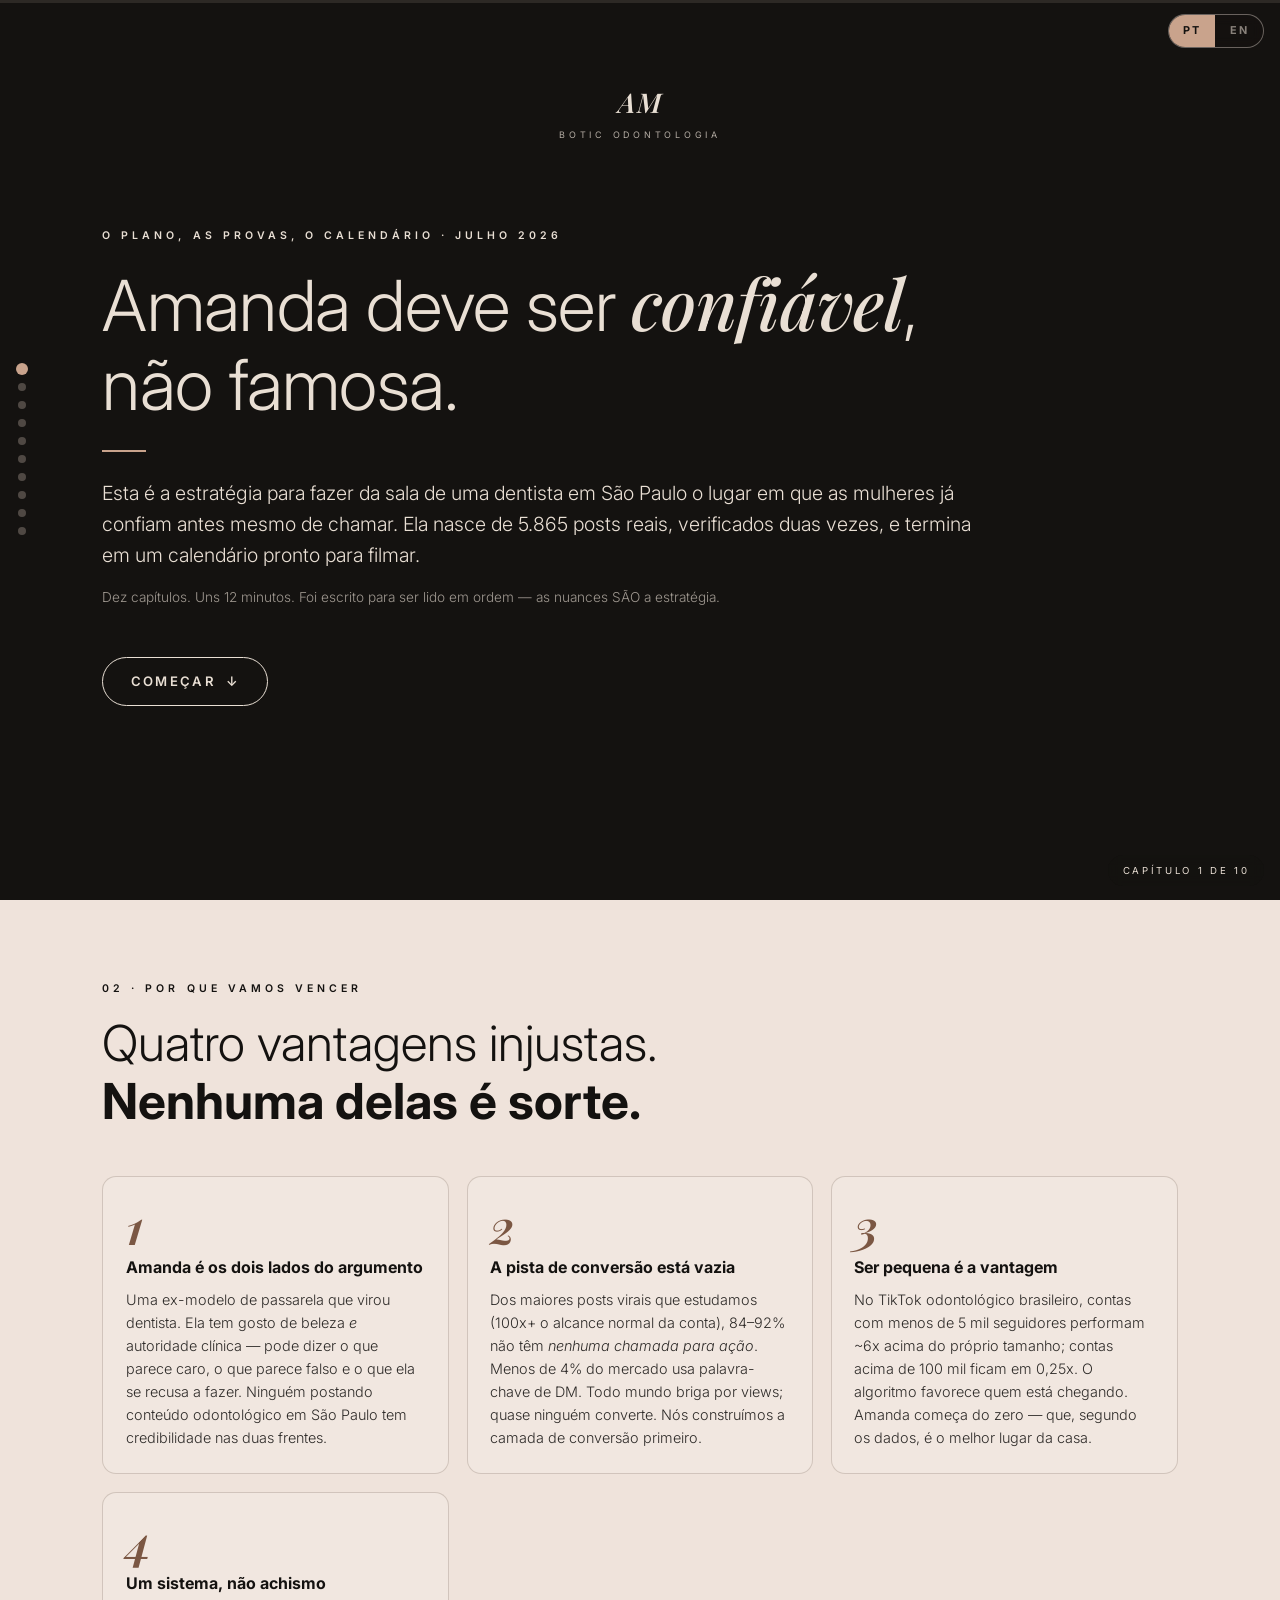
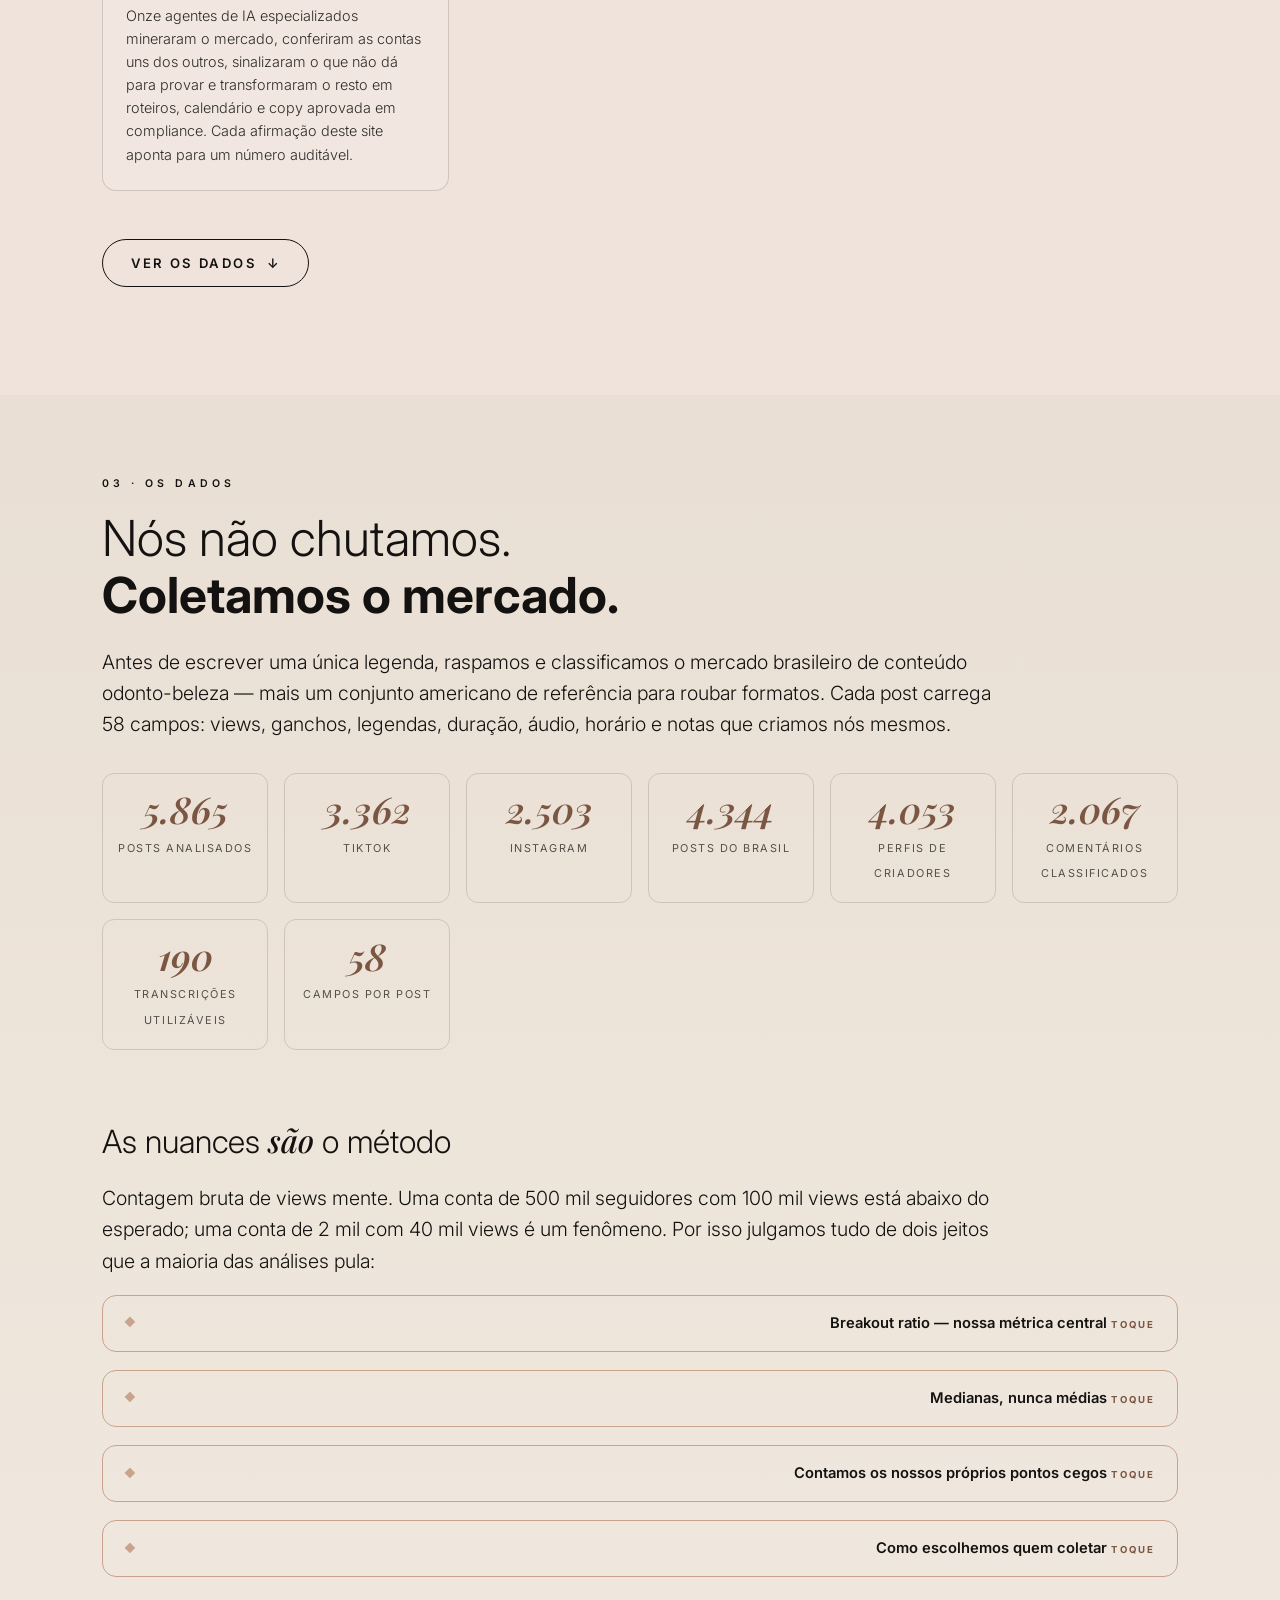
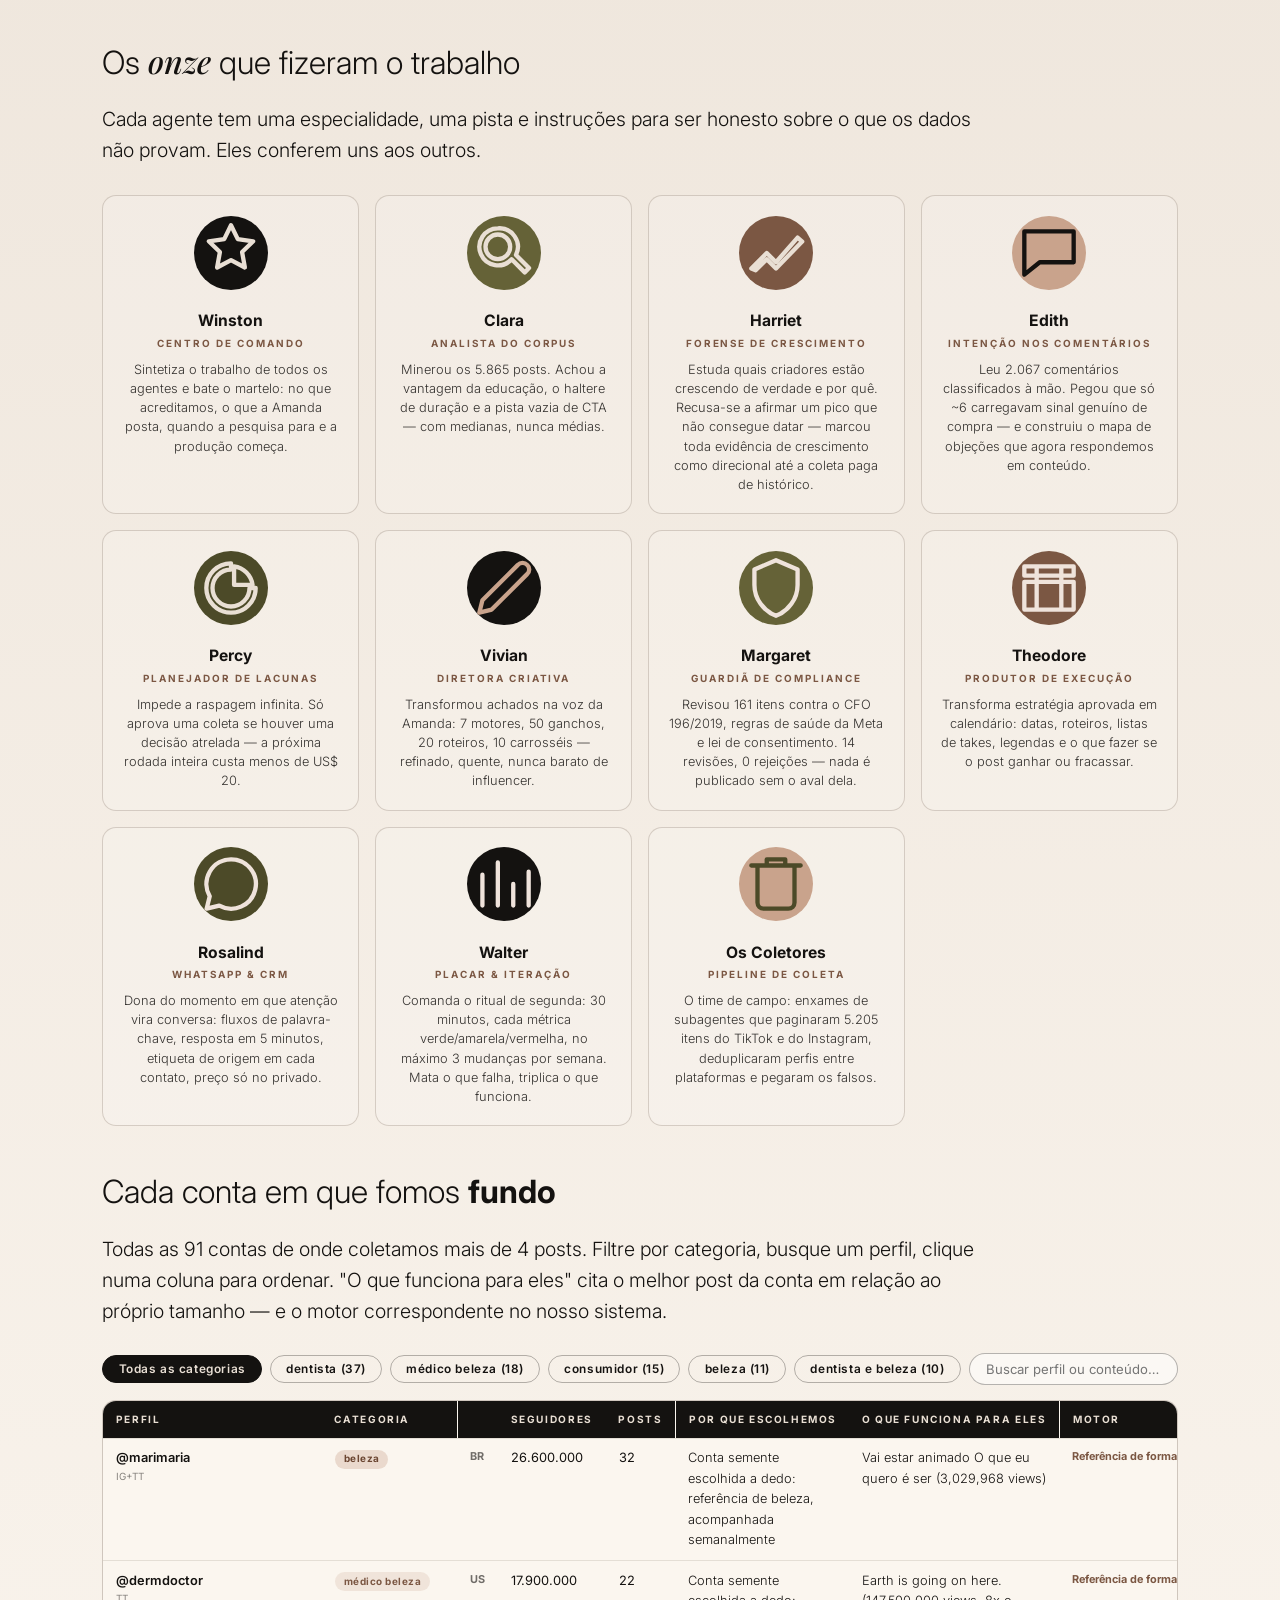
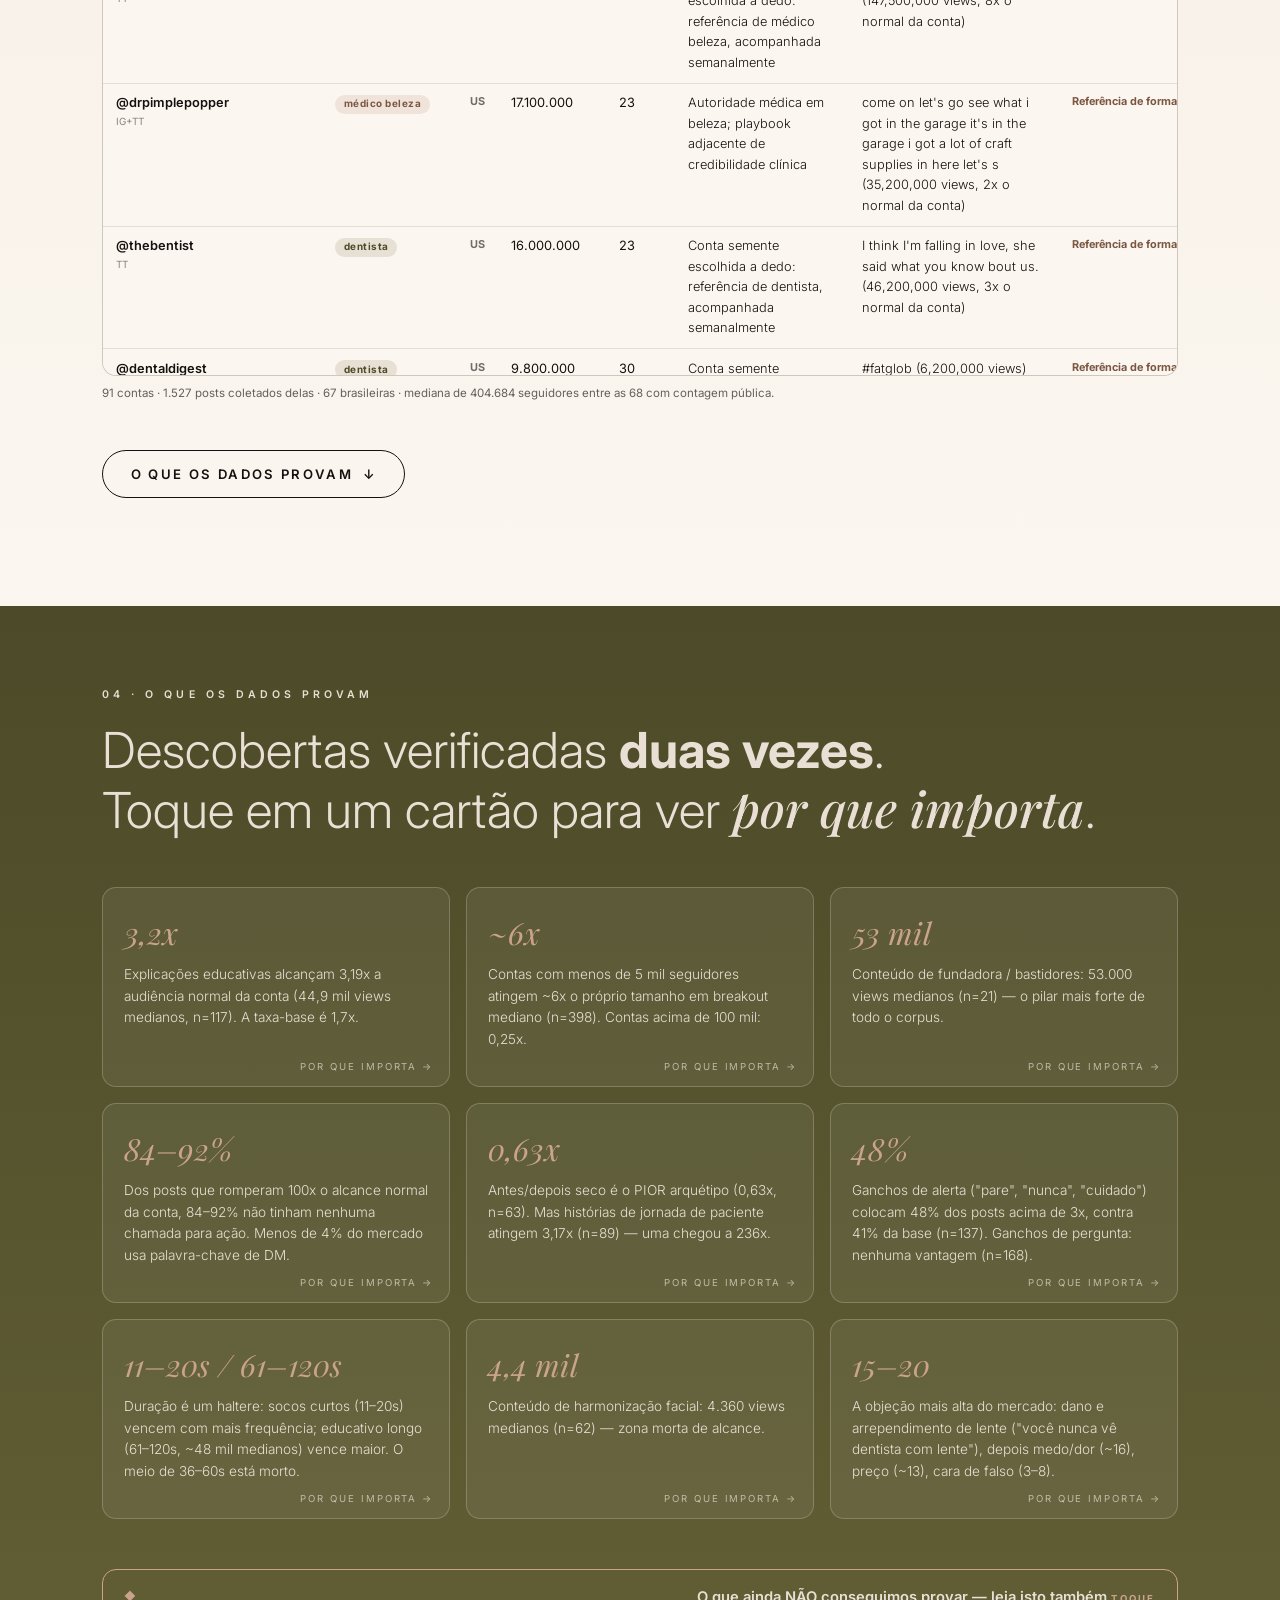
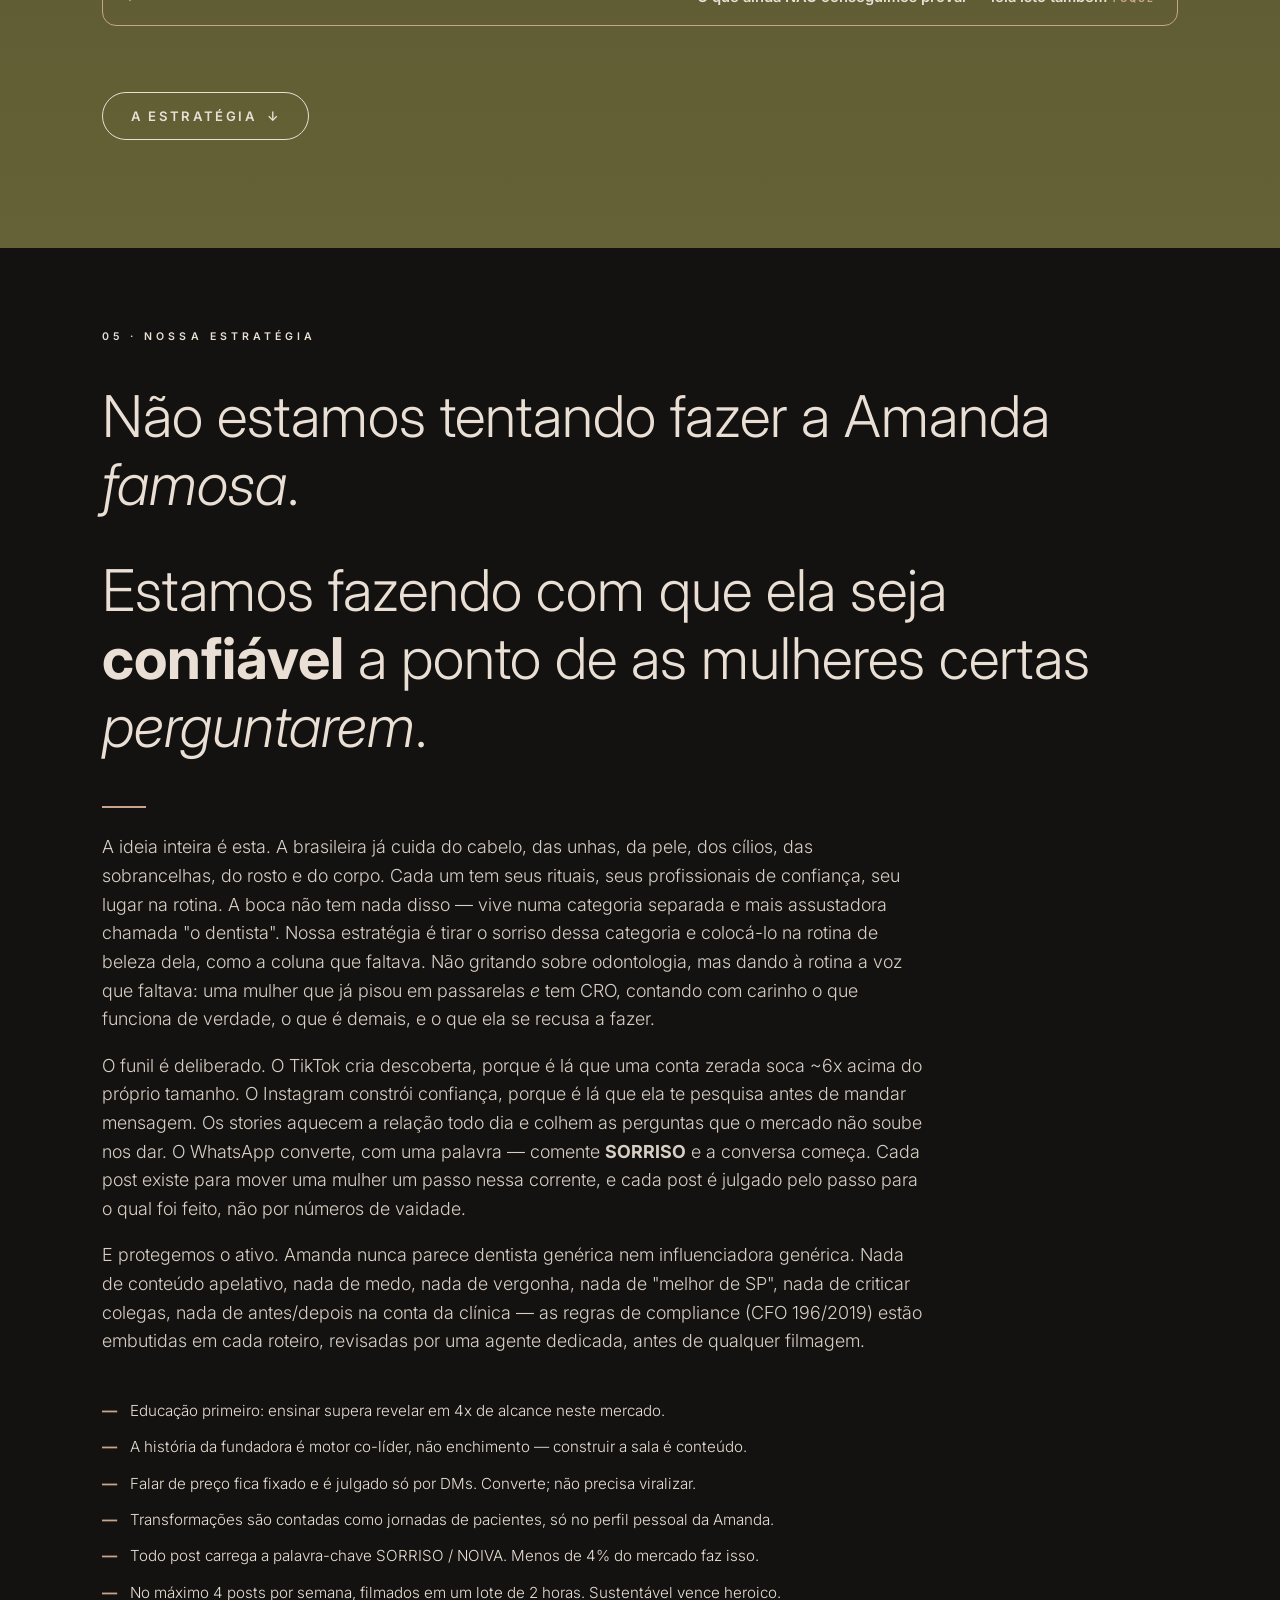
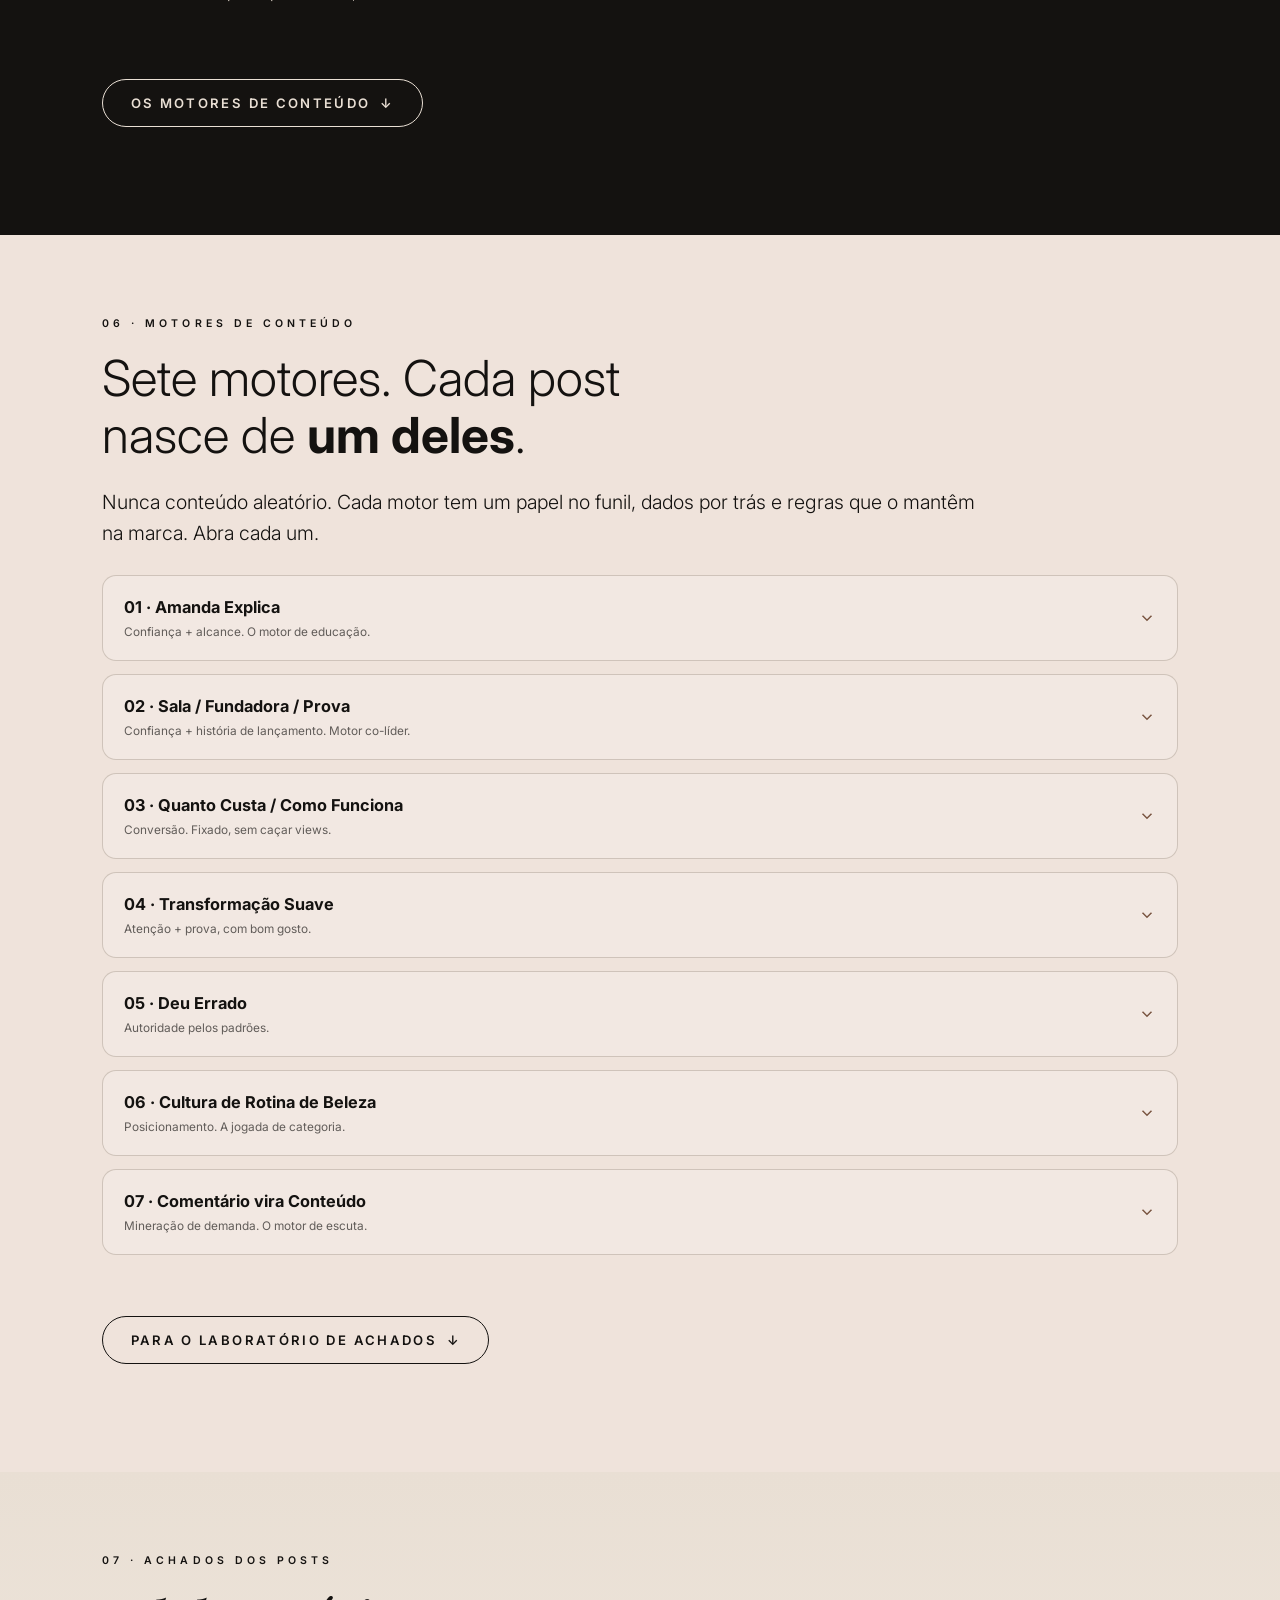
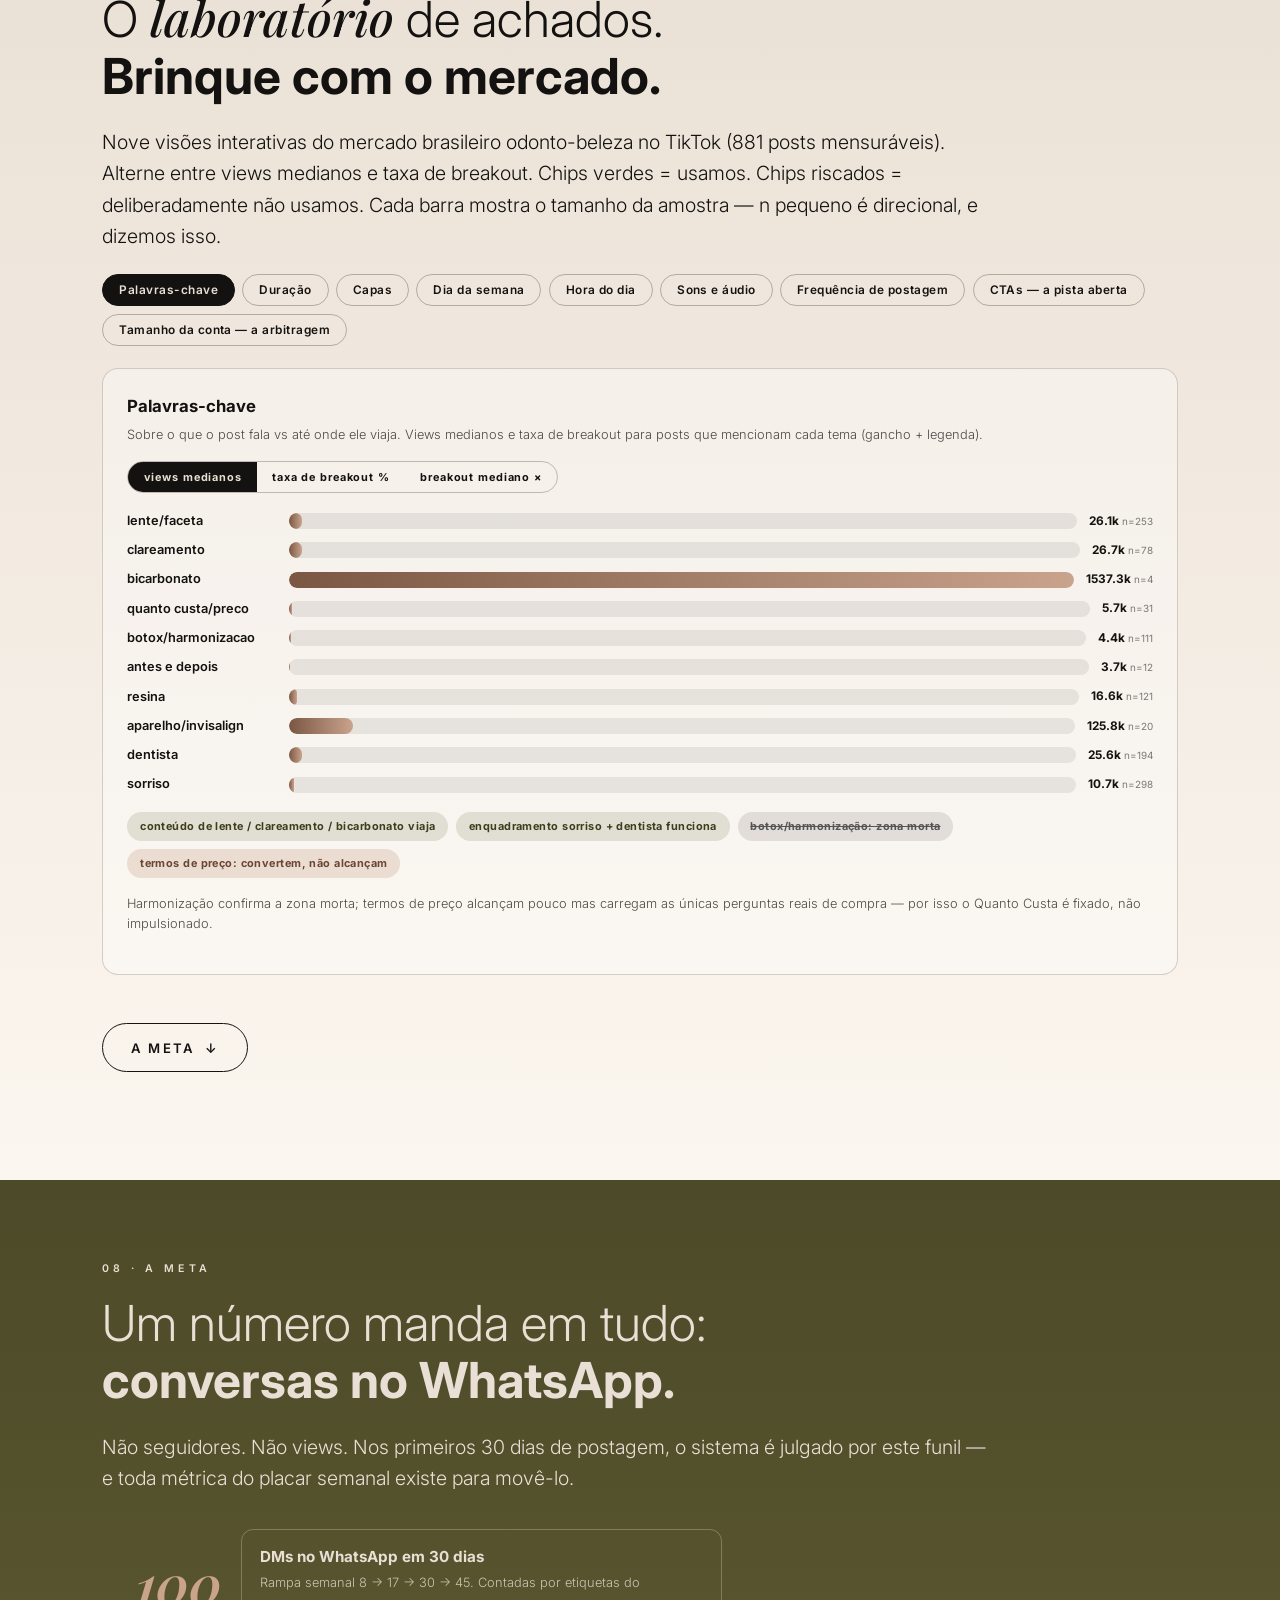
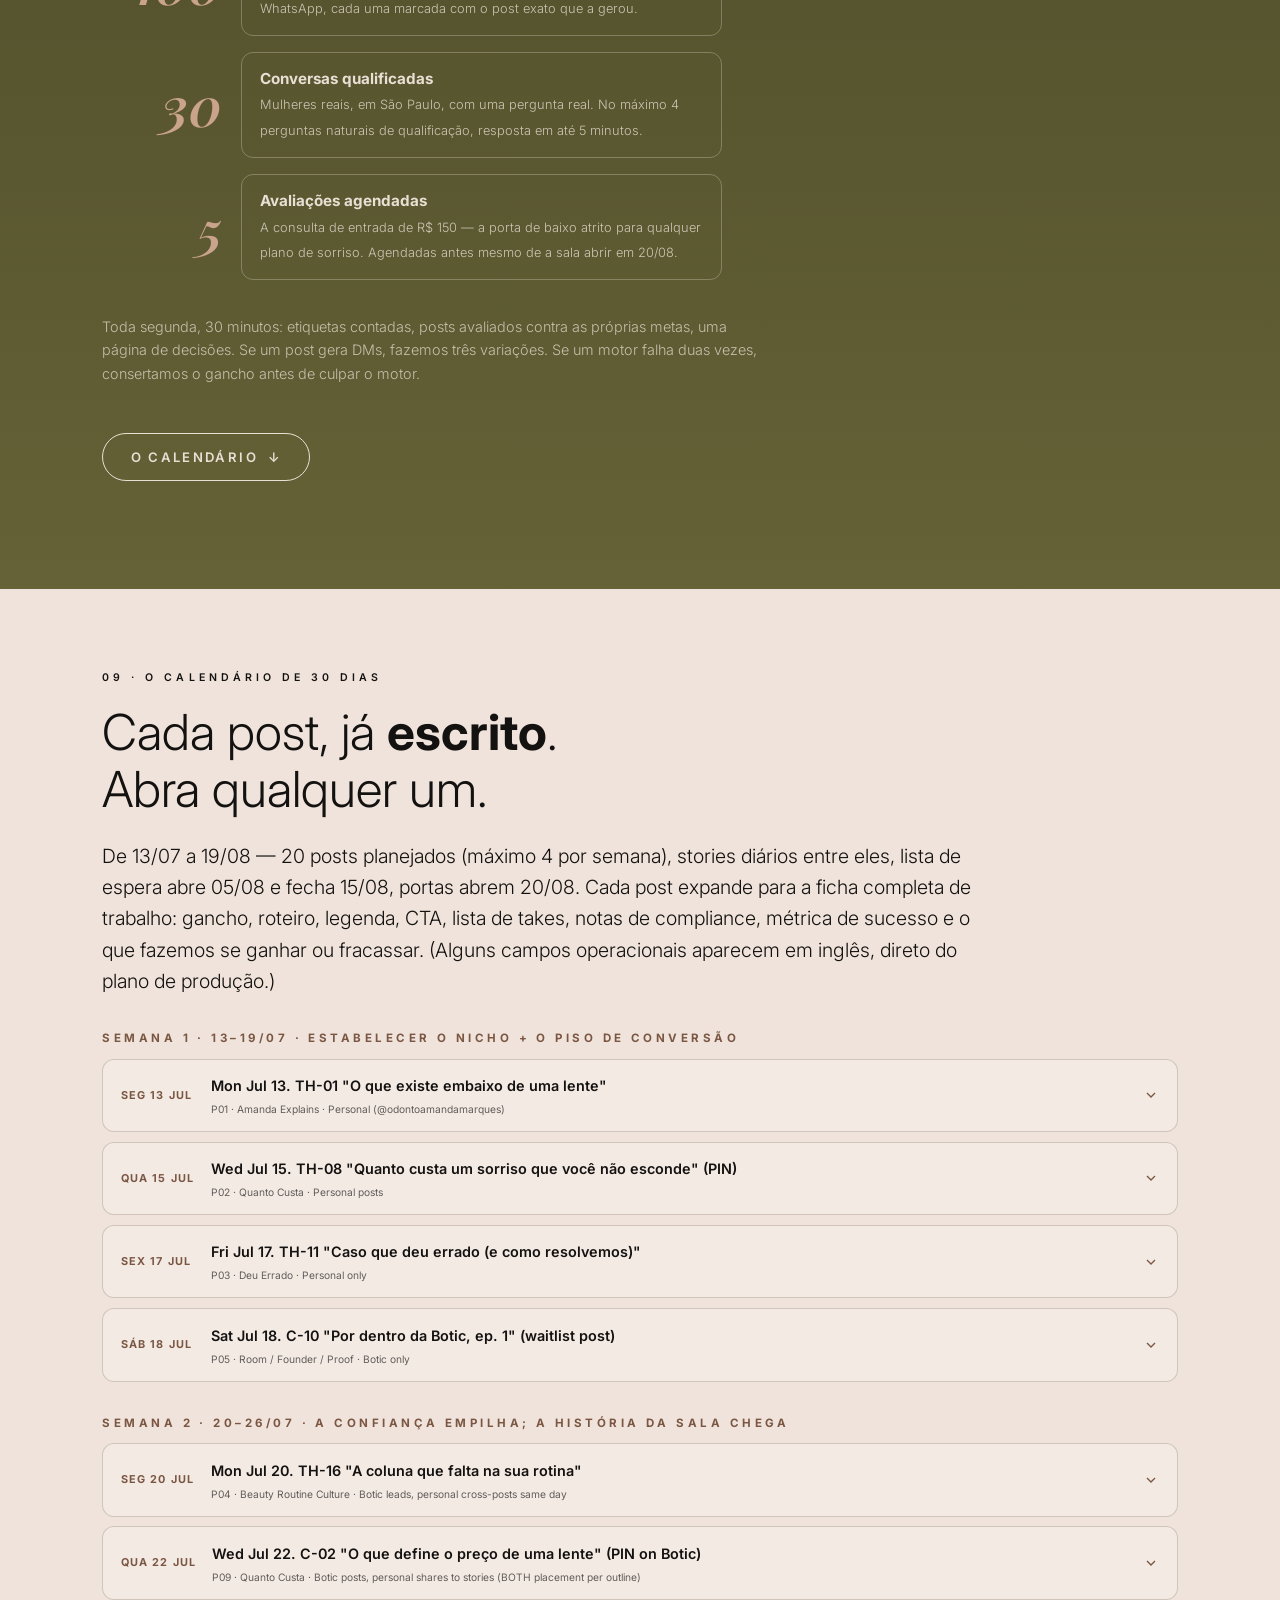
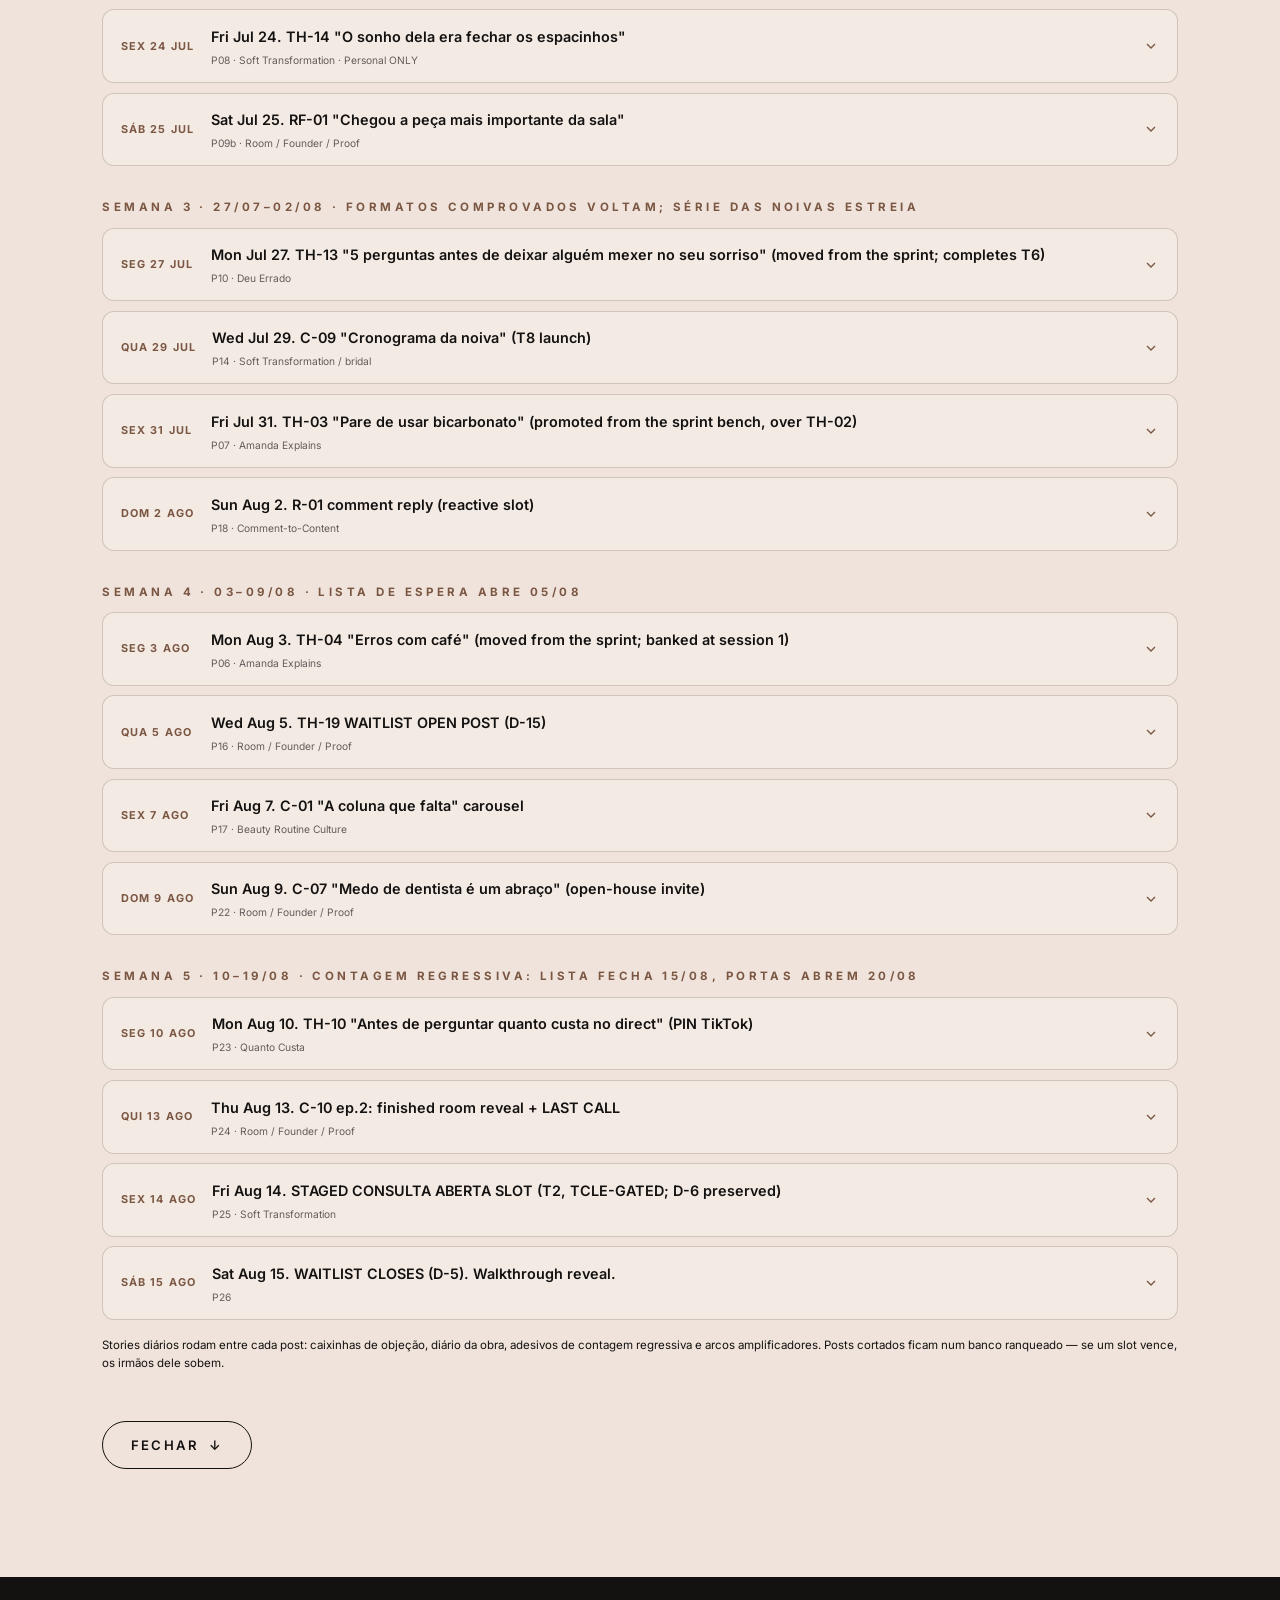
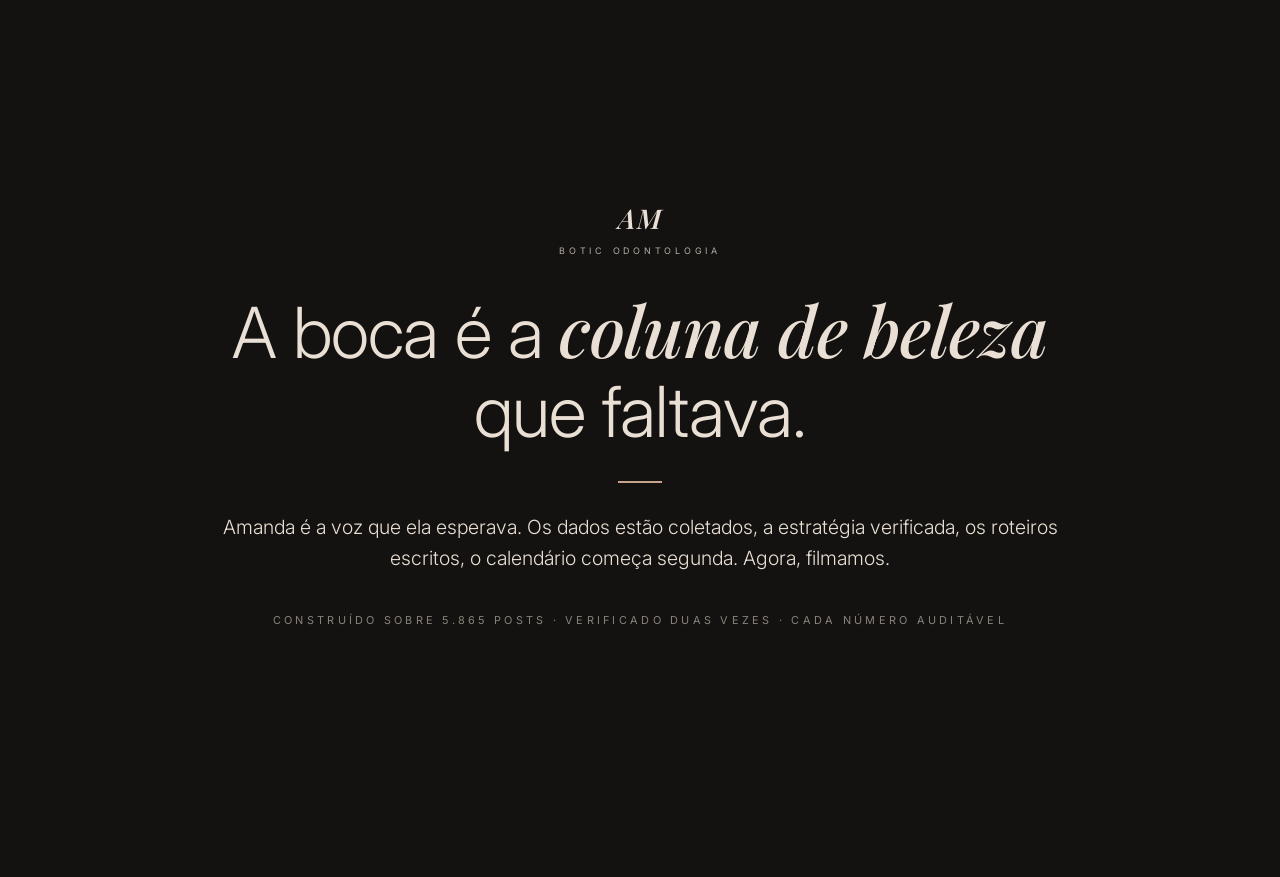
<file: index.html>
<!DOCTYPE html>
<html lang="pt-BR">
<head>
<meta charset="UTF-8">
<meta name="viewport" content="width=device-width, initial-scale=1.0">
<title>Amanda deve ser confiável — a estratégia social da Botic</title>
<link rel="preconnect" href="https://fonts.googleapis.com">
<link href="https://fonts.googleapis.com/css2?family=Inter:wght@300;400;600;700&family=Playfair+Display:ital,wght@0,500;1,500;1,600&display=swap" rel="stylesheet">
<style>
:root{
  --nude:#EFE3DB; --olive:#656237; --olive-deep:#4C4A28; --cream:#E9DFD4; --cream-hi:#FBF6EF;
  --esp:#141210; --ink:#141210; --rose:#C9A38C; --brown:#7B5743;
  --sans:'Inter',-apple-system,system-ui,sans-serif; --serif:'Playfair Display',Georgia,serif;
}
*{margin:0;padding:0;box-sizing:border-box}
html{scroll-behavior:smooth}
body{font-family:var(--sans);color:var(--esp);background:var(--esp);line-height:1.6;-webkit-font-smoothing:antialiased}
.chapter{min-height:100vh;padding:9vh 8% 12vh;position:relative;display:flex;flex-direction:column;justify-content:center}
.g-esp{background:var(--esp);color:var(--cream)}
.g-nude{background:var(--nude);color:var(--esp)}
.g-cream{background:linear-gradient(180deg,var(--cream) 0%,var(--cream-hi) 100%);color:var(--esp)}
.g-olive{background:linear-gradient(180deg,var(--olive-deep) 0%,var(--olive) 100%);color:var(--cream)}
.mono{font-family:var(--serif);font-style:italic;font-weight:600;letter-spacing:.02em;text-align:center;font-size:1.7rem;opacity:.92}
.mono small{display:block;font-family:var(--sans);font-style:normal;font-weight:400;font-size:.56rem;letter-spacing:.42em;text-transform:uppercase;margin-top:.2rem;opacity:.75}
.eyebrow{font-size:.66rem;letter-spacing:.38em;text-transform:uppercase;font-weight:600;opacity:.62;margin-bottom:1.1rem}
h1{font-weight:300;font-size:clamp(2.1rem,6.2vw,4.4rem);line-height:1.12;letter-spacing:-.01em}
h2{font-weight:300;font-size:clamp(1.7rem,4.6vw,3.1rem);line-height:1.15;margin-bottom:1.4rem}
h1 b,h2 b{font-weight:700}
h1 i,h2 i,.si{font-family:var(--serif);font-style:italic;font-weight:500}
.lead{font-size:clamp(1rem,2.1vw,1.22rem);font-weight:300;max-width:46em;opacity:.9}
.hr{width:44px;height:2px;background:var(--rose);border:none;margin:1.6rem 0}
.rv{opacity:0;transform:translateY(26px);transition:opacity .8s ease,transform .8s ease}
.rv.on{opacity:1;transform:none}
.cont{display:inline-flex;align-items:center;gap:.6rem;margin-top:3rem;padding:.95rem 1.7rem;border-radius:999px;border:1px solid currentColor;background:transparent;color:inherit;font-family:var(--sans);font-size:.82rem;letter-spacing:.18em;text-transform:uppercase;font-weight:600;cursor:pointer;transition:all .25s}
.cont:hover{background:var(--rose);border-color:var(--rose);color:var(--esp)}
.cont span{transition:transform .25s}.cont:hover span{transform:translateY(3px)}
.rail{position:fixed;left:18px;top:50%;transform:translateY(-50%);z-index:50;display:flex;flex-direction:column;gap:10px}
.rail a{width:8px;height:8px;border-radius:50%;background:rgba(150,140,130,.45);display:block;transition:all .3s}
.rail a.act{background:var(--rose);transform:scale(1.5)}
.topbar{position:fixed;top:0;left:0;right:0;height:3px;z-index:60;background:rgba(120,110,100,.25)}
.topbar i{display:block;height:100%;width:0;background:var(--rose);transition:width .2s}
.chiplabel{position:fixed;bottom:14px;right:16px;z-index:50;font-size:.6rem;letter-spacing:.28em;text-transform:uppercase;padding:.5rem .9rem;border-radius:999px;background:rgba(20,18,16,.78);color:var(--cream);backdrop-filter:blur(6px)}
.langsw{position:fixed;top:14px;right:16px;z-index:70;display:flex;border:1px solid rgba(233,223,212,.4);border-radius:999px;overflow:hidden;backdrop-filter:blur(6px);background:rgba(20,18,16,.55)}
.langsw button{all:unset;padding:.45rem .9rem;font-family:var(--sans);font-size:.68rem;font-weight:700;letter-spacing:.18em;color:var(--cream);cursor:pointer;opacity:.55}
.langsw button.on{opacity:1;background:var(--rose);color:var(--esp)}
.grid{display:grid;gap:1.1rem}
.cards2{grid-template-columns:repeat(auto-fit,minmax(min(100%,300px),1fr))}
.card{border:1px solid rgba(125,110,95,.28);border-radius:14px;padding:1.5rem 1.4rem;background:rgba(255,255,255,.14)}
.g-esp .card,.g-olive .card{background:rgba(255,255,255,.05);border-color:rgba(233,223,212,.22)}
.card h3{font-weight:700;font-size:1rem;margin-bottom:.5rem}
.card p{font-size:.9rem;font-weight:300;opacity:.88}
.knum{font-family:var(--serif);font-style:italic;font-weight:600;font-size:clamp(2rem,4.5vw,3rem);line-height:1;display:block;margin-bottom:.35rem;color:var(--brown)}
.g-esp .knum,.g-olive .knum{color:var(--rose)}
.statgrid{display:grid;grid-template-columns:repeat(auto-fit,minmax(140px,1fr));gap:1rem;margin:2rem 0}
.stat{text-align:center;padding:1.1rem .5rem;border:1px solid rgba(125,110,95,.25);border-radius:12px}
.stat .knum{font-size:clamp(1.5rem,3.4vw,2.3rem)}
.stat .lb{font-size:.68rem;letter-spacing:.14em;text-transform:uppercase;opacity:.7}
.nuance{border:1.5px solid var(--rose);border-radius:14px;margin:1.1rem 0;overflow:hidden}
.nuance>button{all:unset;display:flex;justify-content:space-between;align-items:center;width:100%;padding:1rem 1.3rem;cursor:pointer;font-weight:600;font-size:.92rem;box-sizing:border-box}
.nuance>button::before{content:"◆";color:var(--rose);margin-right:.7rem;font-size:.7rem}
.nuance .tag{font-size:.6rem;letter-spacing:.24em;text-transform:uppercase;color:var(--brown);font-weight:700}
.g-esp .nuance .tag,.g-olive .nuance .tag{color:var(--rose)}
.nuance .bd{max-height:0;overflow:hidden;transition:max-height .5s ease;padding:0 1.3rem}
.nuance.open .bd{max-height:680px;padding:0 1.3rem 1.2rem}
.nuance .bd p{font-size:.9rem;font-weight:300;opacity:.9;margin-bottom:.6rem}
.agents{display:grid;grid-template-columns:repeat(auto-fill,minmax(min(100%,215px),1fr));gap:1rem;margin-top:1.8rem}
.agent{border:1px solid rgba(125,110,95,.28);border-radius:14px;padding:1.2rem;text-align:center;background:rgba(255,255,255,.16);transition:transform .25s}
.agent:hover{transform:translateY(-4px)}
.agent .av{width:74px;height:74px;margin:0 auto .7rem}
.agent h4{font-size:.98rem;font-weight:700}
.agent .role{font-size:.62rem;letter-spacing:.2em;text-transform:uppercase;color:var(--brown);font-weight:700;margin:.15rem 0 .5rem}
.agent p{font-size:.8rem;font-weight:300;opacity:.85;line-height:1.5}
.tablewrap{margin-top:1.6rem}
.tcontrols{display:flex;flex-wrap:wrap;gap:.5rem;margin-bottom:.9rem;align-items:center}
.fchip{border:1px solid rgba(20,18,16,.3);background:transparent;border-radius:999px;padding:.4rem .95rem;font-size:.74rem;font-weight:600;cursor:pointer;letter-spacing:.05em;color:inherit;font-family:var(--sans)}
.fchip.on{background:var(--esp);color:var(--cream);border-color:var(--esp)}
#asearch{flex:1;min-width:150px;border:1px solid rgba(20,18,16,.3);border-radius:999px;padding:.45rem 1rem;font-family:var(--sans);font-size:.82rem;background:rgba(255,255,255,.5);color:inherit}
.tscroll{max-height:64vh;overflow:auto;border:1px solid rgba(125,110,95,.35);border-radius:14px;background:var(--cream-hi)}
table{border-collapse:collapse;width:100%;font-size:.8rem;min-width:880px}
thead th{position:sticky;top:0;background:var(--esp);color:var(--cream);text-align:left;padding:.65rem .8rem;font-size:.63rem;letter-spacing:.16em;text-transform:uppercase;cursor:pointer;white-space:nowrap;z-index:2}
tbody td{padding:.6rem .8rem;border-top:1px solid rgba(125,110,95,.18);vertical-align:top}
tbody tr:hover{background:rgba(201,163,140,.12)}
td.hcell{font-weight:600;white-space:nowrap}
.bchip{display:inline-block;padding:.1rem .55rem;border-radius:999px;font-size:.62rem;font-weight:700;letter-spacing:.05em;background:rgba(101,98,55,.14);color:#4C4A28;white-space:nowrap}
.bchip.doctor{background:rgba(201,163,140,.22);color:#7B5743}
.bchip.beauty{background:rgba(201,163,140,.35);color:#6b4632}
.bchip.consumer{background:rgba(20,18,16,.08);color:#444}
.engc{font-size:.68rem;font-weight:700;color:var(--brown);white-space:nowrap}
.tmeta{font-size:.72rem;opacity:.65;margin-top:.5rem}
.proofgrid{display:grid;grid-template-columns:repeat(auto-fit,minmax(min(100%,265px),1fr));gap:1rem;margin-top:1.6rem}
.proof{perspective:900px;cursor:pointer;min-height:200px}
.proof .in{position:relative;width:100%;height:100%;min-height:200px;transform-style:preserve-3d;transition:transform .6s}
.proof.fl .in{transform:rotateY(180deg)}
.pf,.pb{position:absolute;inset:0;backface-visibility:hidden;border-radius:14px;padding:1.3rem;border:1px solid rgba(233,223,212,.25)}
.pf{background:rgba(255,255,255,.06)}
.pb{background:var(--rose);color:var(--esp);transform:rotateY(180deg)}
.pf .kn{font-family:var(--serif);font-style:italic;font-size:1.9rem;color:var(--rose)}
.pf p,.pb p{font-size:.85rem;font-weight:300;margin-top:.4rem}
.pb p{font-weight:400}
.pf .flip,.pb .flip{position:absolute;bottom:.7rem;right:1rem;font-size:.6rem;letter-spacing:.2em;text-transform:uppercase;opacity:.7}
.bigline{font-weight:300;font-size:clamp(1.9rem,5.4vw,3.6rem);line-height:1.18;margin:1.2rem 0}
.story p{font-size:clamp(.98rem,1.9vw,1.12rem);font-weight:300;max-width:46em;margin-bottom:1.1rem;opacity:.92}
.blist{margin:1.6rem 0;display:grid;gap:.75rem;max-width:46em}
.blist div{display:flex;gap:.8rem;font-size:.95rem;font-weight:300}
.blist div::before{content:"—";color:var(--rose);font-weight:700;flex-shrink:0}
.acc{border:1px solid rgba(125,110,95,.3);border-radius:14px;margin-bottom:.8rem;overflow:hidden;background:rgba(255,255,255,.2)}
.acc>button{all:unset;box-sizing:border-box;display:flex;justify-content:space-between;align-items:center;gap:1rem;width:100%;padding:1.15rem 1.3rem;cursor:pointer}
.acc>button h3{font-size:1.02rem;font-weight:700}
.acc>button .sub{font-size:.74rem;opacity:.65;font-weight:400;display:block;margin-top:.15rem}
.acc .chev{transition:transform .35s;color:var(--brown);flex-shrink:0}
.acc.open .chev{transform:rotate(180deg)}
.acc .bd{max-height:0;overflow:hidden;transition:max-height .55s ease}
.acc.open .bd{max-height:1400px}
.acc .bdin{padding:.2rem 1.3rem 1.3rem;font-size:.88rem;font-weight:300}
.acc .bdin h5{font-size:.62rem;letter-spacing:.24em;text-transform:uppercase;color:var(--brown);margin:.9rem 0 .3rem;font-weight:700}
.acc .bdin ul{list-style:none}.acc .bdin li{padding-left:1rem;position:relative;margin-bottom:.3rem}
.acc .bdin li::before{content:"·";position:absolute;left:0;color:var(--rose);font-weight:700}
.tabs{display:flex;flex-wrap:wrap;gap:.45rem;margin:1.4rem 0}
.tab{border:1px solid rgba(20,18,16,.28);background:transparent;color:inherit;border-radius:999px;padding:.5rem 1rem;font-size:.74rem;font-weight:600;cursor:pointer;font-family:var(--sans);letter-spacing:.04em}
.tab.on{background:var(--esp);color:var(--cream);border-color:var(--esp)}
.widget{border:1px solid rgba(125,110,95,.3);border-radius:16px;padding:1.5rem;background:rgba(255,255,255,.35);min-height:340px}
.widget h3{font-weight:700;font-size:1.05rem}
.widget .wnote{font-size:.8rem;font-weight:300;opacity:.75;margin:.3rem 0 1rem}
.mtoggle{display:inline-flex;border:1px solid rgba(20,18,16,.25);border-radius:999px;overflow:hidden;margin-bottom:1.1rem}
.mtoggle button{all:unset;padding:.4rem .95rem;font-size:.68rem;font-weight:700;letter-spacing:.08em;cursor:pointer;font-family:var(--sans)}
.mtoggle button.on{background:var(--esp);color:var(--cream)}
.bars{display:grid;gap:.55rem}
.brow{display:grid;grid-template-columns:minmax(90px,150px) 1fr auto;gap:.7rem;align-items:center;font-size:.8rem}
.brow .bl{font-weight:600;overflow:hidden;text-overflow:ellipsis;white-space:nowrap}
.btrack{height:16px;border-radius:999px;background:rgba(20,18,16,.08);overflow:hidden}
.bfill{height:100%;border-radius:999px;background:linear-gradient(90deg,var(--brown),var(--rose));width:0;transition:width .9s ease}
.bval{font-size:.74rem;font-weight:700;white-space:nowrap}
.bn{font-size:.62rem;opacity:.55;font-weight:400}
.verd{display:flex;flex-wrap:wrap;gap:.5rem;margin-top:1.1rem}
.v{font-size:.68rem;font-weight:700;padding:.35rem .8rem;border-radius:999px;letter-spacing:.04em}
.v.good{background:rgba(101,98,55,.16);color:#3f3d1e}
.v.bad{background:rgba(20,18,16,.1);color:#555;text-decoration:line-through}
.v.warn{background:rgba(201,163,140,.3);color:#6b4632}
.funnel{display:grid;gap:1rem;max-width:620px;margin:2.2rem 0}
.fstep{display:grid;grid-template-columns:auto 1fr;gap:1.2rem;align-items:center}
.fstep .fn{font-family:var(--serif);font-style:italic;font-weight:600;font-size:clamp(2.2rem,5vw,3.4rem);color:var(--rose);min-width:2.2em;text-align:right}
.fstep .fb{border:1px solid rgba(233,223,212,.3);border-radius:12px;padding:.9rem 1.1rem}
.fstep .fb b{display:block;font-size:.95rem}
.fstep .fb span{font-size:.8rem;font-weight:300;opacity:.8}
.week{margin-top:2rem}
.week h3{font-size:.72rem;letter-spacing:.3em;text-transform:uppercase;color:var(--brown);margin-bottom:.7rem;font-weight:700}
.post{border:1px solid rgba(125,110,95,.3);border-radius:12px;margin-bottom:.6rem;background:rgba(255,255,255,.25);overflow:hidden}
.post>button{all:unset;box-sizing:border-box;display:grid;grid-template-columns:auto 1fr auto;gap:1rem;align-items:center;width:100%;padding:.85rem 1.1rem;cursor:pointer}
.post .pdate{font-size:.68rem;font-weight:700;letter-spacing:.1em;text-transform:uppercase;color:var(--brown);min-width:74px}
.post .ptitle{font-size:.9rem;font-weight:600}
.post .ptags{font-size:.64rem;opacity:.65;display:block;margin-top:.15rem}
.post .bd{max-height:0;overflow:hidden;transition:max-height .5s ease}
.post.open .bd{max-height:2400px}
.post .bdin{padding:.3rem 1.1rem 1.2rem;display:grid;gap:.55rem}
.post .fld{font-size:.82rem;font-weight:300}
.post .fld b{font-weight:700;font-size:.66rem;letter-spacing:.18em;text-transform:uppercase;color:var(--brown);display:block;margin-bottom:.1rem}
@media(max-width:760px){
  .rail{display:none}
  .chapter{padding:10vh 6% 11vh}
  .brow{grid-template-columns:80px 1fr auto}
  .fstep{grid-template-columns:1fr;gap:.3rem}.fstep .fn{text-align:left}
}
</style>
</head>
<body>
<div class="topbar"><i id="tb"></i></div>
<div class="langsw"><button id="lpt" class="on" onclick="setLang('pt')">PT</button><button id="len" onclick="setLang('en')">EN</button></div>
<nav class="rail" id="rail"></nav>
<div class="chiplabel" id="chip"></div>

<section class="chapter g-esp" id="c1">
  <div class="mono rv">AM<small>Botic Odontologia</small></div>
  <div style="flex:1;display:flex;flex-direction:column;justify-content:center">
    <p class="eyebrow rv" data-k="c1_eye"></p>
    <h1 class="rv" data-k="c1_h1"></h1>
    <hr class="hr rv">
    <p class="lead rv" data-k="c1_lead"></p>
    <p class="lead rv" style="margin-top:1rem;font-size:.85rem;opacity:.65" data-k="c1_note"></p>
    <div class="rv"><button class="cont" onclick="go('c2')"><span data-k="c1_btn"></span> <span>↓</span></button></div>
  </div>
</section>

<section class="chapter g-nude" id="c2">
  <p class="eyebrow rv" data-k="c2_eye"></p>
  <h2 class="rv" data-k="c2_h"></h2>
  <div class="grid cards2" style="margin-top:1.5rem" id="whycards"></div>
  <div class="rv"><button class="cont" onclick="go('c3')"><span data-k="c2_btn"></span> <span>↓</span></button></div>
</section>

<section class="chapter g-cream" id="c3">
  <p class="eyebrow rv" data-k="c3_eye"></p>
  <h2 class="rv" data-k="c3_h"></h2>
  <p class="lead rv" data-k="c3_lead"></p>
  <div class="statgrid rv" id="stats"></div>
  <h2 class="rv" style="margin-top:2.5rem;font-size:clamp(1.3rem,3vw,2rem)" data-k="c3_h2"></h2>
  <p class="lead rv" data-k="c3_lead2"></p>
  <div class="rv" id="nuances"></div>
  <h2 class="rv" style="margin-top:3rem;font-size:clamp(1.3rem,3vw,2rem)" data-k="c3_h3"></h2>
  <p class="lead rv" data-k="c3_lead3"></p>
  <div class="agents" id="agents"></div>
  <h2 class="rv" style="margin-top:3rem;font-size:clamp(1.3rem,3vw,2rem)" data-k="c3_h4"></h2>
  <p class="lead rv" data-k="c3_lead4"></p>
  <div class="tablewrap rv">
    <div class="tcontrols" id="bchips"><input id="asearch"></div>
    <div class="tscroll"><table id="atable"><thead></thead><tbody></tbody></table></div>
    <p class="tmeta" id="astats"></p>
  </div>
  <div class="rv"><button class="cont" onclick="go('c4')"><span data-k="c3_btn"></span> <span>↓</span></button></div>
</section>

<section class="chapter g-olive" id="c4">
  <p class="eyebrow rv" data-k="c4_eye"></p>
  <h2 class="rv" data-k="c4_h"></h2>
  <div class="proofgrid" id="proofs"></div>
  <div class="rv" id="cantprove" style="margin-top:2rem"></div>
  <div class="rv"><button class="cont" onclick="go('c5')"><span data-k="c4_btn"></span> <span>↓</span></button></div>
</section>

<section class="chapter g-esp" id="c5">
  <p class="eyebrow rv" data-k="c5_eye"></p>
  <div class="bigline rv" data-k="c5_big1"></div>
  <div class="bigline rv" data-k="c5_big2"></div>
  <hr class="hr rv">
  <div class="story rv" data-k="c5_story"></div>
  <div class="blist rv" id="c5list"></div>
  <div class="rv"><button class="cont" onclick="go('c6')"><span data-k="c5_btn"></span> <span>↓</span></button></div>
</section>

<section class="chapter g-nude" id="c6">
  <p class="eyebrow rv" data-k="c6_eye"></p>
  <h2 class="rv" data-k="c6_h"></h2>
  <p class="lead rv" data-k="c6_lead"></p>
  <div id="engines" style="margin-top:1.6rem"></div>
  <div class="rv"><button class="cont" onclick="go('c7')"><span data-k="c6_btn"></span> <span>↓</span></button></div>
</section>

<section class="chapter g-cream" id="c7">
  <p class="eyebrow rv" data-k="c7_eye"></p>
  <h2 class="rv" data-k="c7_h"></h2>
  <p class="lead rv" data-k="c7_lead"></p>
  <div class="tabs rv" id="wtabs"></div>
  <div class="widget rv" id="widget"></div>
  <div class="rv"><button class="cont" onclick="go('c8')"><span data-k="c7_btn"></span> <span>↓</span></button></div>
</section>

<section class="chapter g-olive" id="c8">
  <p class="eyebrow rv" data-k="c8_eye"></p>
  <h2 class="rv" data-k="c8_h"></h2>
  <p class="lead rv" data-k="c8_lead"></p>
  <div class="funnel rv" id="funnel"></div>
  <p class="lead rv" style="font-size:.9rem;opacity:.75" data-k="c8_note"></p>
  <div class="rv"><button class="cont" onclick="go('c9')"><span data-k="c8_btn"></span> <span>↓</span></button></div>
</section>

<section class="chapter g-nude" id="c9">
  <p class="eyebrow rv" data-k="c9_eye"></p>
  <h2 class="rv" data-k="c9_h"></h2>
  <p class="lead rv" data-k="c9_lead"></p>
  <div id="calendar"></div>
  <div class="rv"><button class="cont" onclick="go('c10')"><span data-k="c9_btn"></span> <span>↓</span></button></div>
</section>

<section class="chapter g-esp" id="c10">
  <div style="flex:1;display:flex;flex-direction:column;justify-content:center;text-align:center;align-items:center">
    <div class="mono rv">AM<small>Botic Odontologia</small></div>
    <h1 class="rv" style="margin-top:2rem" data-k="c10_h"></h1>
    <hr class="hr rv" style="margin:1.8rem auto">
    <p class="lead rv" style="text-align:center" data-k="c10_lead"></p>
    <p class="rv" style="margin-top:2.4rem;font-size:.68rem;letter-spacing:.3em;text-transform:uppercase;opacity:.55" data-k="c10_foot"></p>
  </div>
</section>

<script>
if(typeof IntersectionObserver==='undefined'){window.IntersectionObserver=class{constructor(cb){this.cb=cb}observe(el){try{this.cb([{isIntersecting:true,target:el}],this)}catch(e){}}unobserve(){}disconnect(){}}}
const DATA={"meta": {"view_rows": 959}, "keywords": [{"term": "lente/faceta", "n": 253, "med_views": 26100, "breakout_rate": 47.0, "med_breakout": 2.47}, {"term": "clareamento", "n": 78, "med_views": 26700, "breakout_rate": 57.7, "med_breakout": 4.7}, {"term": "bicarbonato", "n": 4, "med_views": 1537300, "breakout_rate": 50.0, "med_breakout": 2.86}, {"term": "quanto custa/preco", "n": 31, "med_views": 5684, "breakout_rate": 45.2, "med_breakout": 1.53}, {"term": "botox/harmonizacao", "n": 111, "med_views": 4365, "breakout_rate": 32.4, "med_breakout": 0.9}, {"term": "antes e depois", "n": 12, "med_views": 3714, "breakout_rate": 41.7, "med_breakout": 1.35}, {"term": "resina", "n": 121, "med_views": 16600, "breakout_rate": 51.2, "med_breakout": 3.19}, {"term": "aparelho/invisalign", "n": 20, "med_views": 125850, "breakout_rate": 45.0, "med_breakout": 2.01}, {"term": "dentista", "n": 194, "med_views": 25550, "breakout_rate": 57.7, "med_breakout": 4.94}, {"term": "sorriso", "n": 298, "med_views": 10650, "breakout_rate": 45.0, "med_breakout": 2.17}], "duration": [{"bucket": "1-10s", "n": 77, "med_views": 10900, "breakout_rate": 50.6, "med_breakout": 3.15}, {"bucket": "11-20s", "n": 159, "med_views": 20900, "breakout_rate": 47.2, "med_breakout": 2.59}, {"bucket": "21-35s", "n": 153, "med_views": 5671, "breakout_rate": 51.0, "med_breakout": 3.7}, {"bucket": "36-60s", "n": 221, "med_views": 21700, "breakout_rate": 37.1, "med_breakout": 0.95}, {"bucket": "61-120s", "n": 224, "med_views": 48300, "breakout_rate": 35.3, "med_breakout": 1.33}, {"bucket": "2min+", "n": 110, "med_views": 33350, "breakout_rate": 39.1, "med_breakout": 0.52}], "dayofweek": [{"day": "Mon", "n": 158, "med_views": 21250, "breakout_rate": 39.9, "med_breakout": 1.27}, {"day": "Tue", "n": 154, "med_views": 30950, "breakout_rate": 37.7, "med_breakout": 1.0}, {"day": "Wed", "n": 159, "med_views": 22400, "breakout_rate": 42.1, "med_breakout": 1.71}, {"day": "Thu", "n": 149, "med_views": 32500, "breakout_rate": 43.0, "med_breakout": 2.09}, {"day": "Fri", "n": 146, "med_views": 8128, "breakout_rate": 41.8, "med_breakout": 1.98}, {"day": "Sat", "n": 102, "med_views": 15500, "breakout_rate": 51.0, "med_breakout": 3.37}, {"day": "Sun", "n": 91, "med_views": 30000, "breakout_rate": 37.4, "med_breakout": 1.62}], "timebucket": [{"bucket": "evening", "n": 368, "med_views": 28800, "breakout_rate": 37.5, "med_breakout": 1.33}, {"bucket": "morning", "n": 207, "med_views": 13900, "breakout_rate": 48.3, "med_breakout": 2.62}, {"bucket": "afternoon", "n": 337, "med_views": 21600, "breakout_rate": 40.4, "med_breakout": 1.26}, {"bucket": "night", "n": 47, "med_views": 30000, "breakout_rate": 53.2, "med_breakout": 3.7}], "sounds": [{"type": "Original audio (her own voice)", "n": 430, "med_views": 21400, "breakout_rate": 38.8, "med_breakout": 1.17}, {"type": "Licensed / trending music", "n": 151, "med_views": 13800, "breakout_rate": 41.7, "med_breakout": 1.19}], "cta": [{"cta": "dm_keyword", "n": 36, "med_views": 25300, "breakout_rate": 38.9, "med_breakout": 2.17}, {"cta": "save_share", "n": 24, "med_views": 12352, "breakout_rate": 45.8, "med_breakout": 1.08}, {"cta": "follow", "n": 15, "med_views": 32500, "breakout_rate": 53.3, "med_breakout": 10.09}, {"cta": "none", "n": 825, "med_views": 28100, "breakout_rate": 41.1, "med_breakout": 1.62}], "cta_note": {"no_cta_pct": 84.3, "n_100x": 83, "dmkw_pct": 3.8}, "size": [{"tier": "<5k", "n": 398, "med_views": 2182, "breakout_rate": 60.6, "med_breakout": 5.7}, {"tier": "5-25k", "n": 156, "med_views": 38400, "breakout_rate": 50.6, "med_breakout": 3.4}, {"tier": "25-100k", "n": 145, "med_views": 36700, "breakout_rate": 31.0, "med_breakout": 0.88}, {"tier": "100k+", "n": 260, "med_views": 109750, "breakout_rate": 13.1, "med_breakout": 0.25}], "hooks": [{"mechanic": "Warning / negation", "n": 26, "med_views": 30300, "breakout_rate": 50.0, "med_breakout": 3.78}, {"mechanic": "Numeral (3 coisas, 5 erros)", "n": 92, "med_views": 35300, "breakout_rate": 45.7, "med_breakout": 2.1}, {"mechanic": "Question (?)", "n": 182, "med_views": 20950, "breakout_rate": 37.9, "med_breakout": 1.42}, {"mechanic": "All hooks (baseline)", "n": 959, "med_views": 22700, "breakout_rate": 41.6, "med_breakout": 1.65}], "frequency": [{"bucket": "<1 post/wk", "accounts": 8, "avg_breakout_rate": 29.5}, {"bucket": "1-2/wk", "accounts": 2, "avg_breakout_rate": 46.0}, {"bucket": "2-4/wk", "accounts": 2, "avg_breakout_rate": 5.9}, {"bucket": "4+/wk", "accounts": 0, "avg_breakout_rate": null}], "accounts": [{"h": "marimaria", "p": "IG+TT", "b": "beauty", "c": "BR", "f": 26600000, "n": 32, "why": "Hand-picked seed: beauty benchmark, tracked weekly", "w": "Vai estar animado O que eu quero é ser (3,029,968 views)", "e": "Format reference"}, {"h": "dermdoctor", "p": "TT", "b": "doctor beauty", "c": "US", "f": 17900000, "n": 22, "why": "Hand-picked seed: doctor beauty benchmark, tracked weekly", "w": "Earth is going on here. (147,500,000 views, 8x their normal)", "e": "Format reference"}, {"h": "drpimplepopper", "p": "IG+TT", "b": "doctor beauty", "c": "US", "f": 17100000, "n": 23, "why": "MD beauty authority; adjacent clinical-credibility playbook", "w": "come on let's go see what i got in the garage it's in the garage i got a lot of craft supplies in here let's s (35,200,000 views, 2x their normal)", "e": "Format reference"}, {"h": "thebentist", "p": "TT", "b": "dentist", "c": "US", "f": 16000000, "n": 23, "why": "Hand-picked seed: dentist benchmark, tracked weekly", "w": "I think I'm falling in love, she said what you know bout us. (46,200,000 views, 3x their normal)", "e": "Format reference"}, {"h": "dentaldigest", "p": "IG+TT", "b": "dentist", "c": "US", "f": 9800000, "n": 30, "why": "Hand-picked seed: dentist benchmark, tracked weekly", "w": "#fatglob (6,200,000 views)", "e": "Format reference"}, {"h": "doctoryoun", "p": "TT", "b": "doctor beauty", "c": "BR", "f": 8500000, "n": 8, "why": "MD beauty authority; adjacent clinical-credibility playbook", "w": "this amazing video shows the incredible power of contouring makeup. (5,700,000 views)", "e": "Dentist Talking Head"}, {"h": "lifetimetv", "p": "IG", "b": "consumer", "c": "BR", "f": 4684934, "n": 6, "why": "Consumer demand lens; what real people share and ask", "w": "I do have stroke, yes. (657,359 views)", "e": "Amanda Explains"}, {"h": "simonourianmd1", "p": "IG", "b": "doctor beauty", "c": "US", "f": 4177810, "n": 10, "why": "MD beauty authority; adjacent clinical-credibility playbook", "w": "I feel like you're an artist and you can tell the littlest thing on someone's face. (144,295 views)", "e": "Myth Busting"}, {"h": "niinasecrets", "p": "IG+TT", "b": "beauty", "c": "BR", "f": 3789899, "n": 26, "why": "Hand-picked seed: beauty benchmark, tracked weekly", "w": "Cada pessoa tem um jeito único de demonstrar amor (17,900,000 views, 16x their normal)", "e": "Format reference"}, {"h": "glossier", "p": "IG+TT", "b": "beauty", "c": "US", "f": 3146332, "n": 32, "why": "Hand-picked seed: beauty benchmark, tracked weekly", "w": "Let's see if this boy can do my brows with Glossier Boy Brow. (84,230 views)", "e": "Pricing Cost Talk"}, {"h": "austincosmeticdentistry", "p": "TT", "b": "dentist", "c": "BR", "f": 2600000, "n": 6, "why": "BR dental creator found via hashtag discovery; kept for direct market relevance", "w": "#smile #reveal #transformation #makeover #beauty #princess #disney #dentist #feel #good (493,800 views)", "e": "Before After Transformation"}, {"h": "dentistadoaparelho", "p": "TT", "b": "dentist", "c": "BR", "f": 2400000, "n": 27, "why": "Hand-picked seed: dentist benchmark, tracked weekly", "w": "Eu escovei meus dentes com creme dental e bicarbonato e vinagre. (5,000,000 views, 2x their normal)", "e": "Amanda Explains"}, {"h": "rhode", "p": "IG+TT", "b": "beauty", "c": "US", "f": 2300000, "n": 32, "why": "Hand-picked seed: beauty benchmark, tracked weekly", "w": "very terry (46,900 views)", "e": "Format reference"}, {"h": "aamnaadel", "p": "TT", "b": "doctor beauty", "c": "BR", "f": 1800000, "n": 8, "why": "MD beauty authority; adjacent clinical-credibility playbook", "w": "I'm coming in the Cherokee gasoline. (6,500,000 views, 4x their normal)", "e": "Day In The Life"}, {"h": "dermguru", "p": "IG+TT", "b": "doctor beauty", "c": "US", "f": 1774080, "n": 33, "why": "MD beauty authority; adjacent clinical-credibility playbook", "w": "Comment GLYCOLIC ACID and I ll send you a list of glycolic acid products I love for all the different areas on (3,417,073 views)", "e": "Format reference"}, {"h": "tonyyounmd", "p": "IG", "b": "doctor beauty", "c": "US", "f": 1713774, "n": 11, "why": "MD beauty authority; adjacent clinical-credibility playbook", "w": "answering comments about my naturally pink hair i have pfs boris follicle syndrome my mate loads of pink drago (1,588,678 views)", "e": "Format reference"}, {"h": "karenbachini", "p": "IG+TT", "b": "beauty", "c": "BR", "f": 1700000, "n": 31, "why": "Hand-picked seed: beauty benchmark, tracked weekly", "w": "this is the product that kim kardashian's hairdresser wears and talks about leaving her hair like this for thi (6,500,000 views, 4x their normal)", "e": "Pricing Cost Talk"}, {"h": "sallve", "p": "IG+TT", "b": "beauty", "c": "BR", "f": 1577064, "n": 32, "why": "Hand-picked seed: beauty benchmark, tracked weekly", "w": "o nosso Firmador Pró Colágeno chegou pra elevar o seu skincare ele preserva e estimula o colageno tipo I e tip (2,100,000 views, 5x their normal)", "e": "Format reference"}, {"h": "shereeneidriss", "p": "IG+TT", "b": "doctor beauty", "c": "US", "f": 1558432, "n": 31, "why": "Hand-picked seed: doctor beauty benchmark, tracked weekly", "w": "Did you ever feel like you wanna (3,100,000 views, 3x their normal)", "e": "Amanda Explains"}, {"h": "summerfridays", "p": "IG+TT", "b": "beauty", "c": "US", "f": 1458139, "n": 32, "why": "Hand-picked seed: beauty benchmark, tracked weekly", "w": "Here for the summer, this limited edition flavor has a baby pink shade, strawberry sweetness and buttery hydra (131,300 views)", "e": "Format reference"}, {"h": "dr.mamina", "p": "IG+TT", "b": "doctor beauty", "c": "US", "f": 1200000, "n": 33, "why": "MD beauty authority; adjacent clinical-credibility playbook", "w": "That peeling isn t your skin getting tan. It s your skin shedding damage. (555,700 views)", "e": "Format reference"}, {"h": "drdanielbarrett", "p": "IG", "b": "doctor beauty", "c": "US", "f": 1133496, "n": 10, "why": "MD beauty authority; adjacent clinical-credibility playbook", "w": "Wait to see what the last one is used for (872,455 views)", "e": "Format reference"}, {"h": "drwhitneybowe", "p": "IG+TT", "b": "doctor beauty", "c": "US", "f": 1100000, "n": 32, "why": "MD beauty authority; adjacent clinical-credibility playbook", "w": "Babe, let me give you the tea right now, because when I tell you I have not gotten more compliments on my skin (16,200,000 views, 15x their normal)", "e": "Day In The Life"}, {"h": "gabysaudavelebela", "p": "TT", "b": "dentist", "c": "BR", "f": 866900, "n": 5, "why": "BR dental creator found via hashtag discovery; kept for direct market relevance", "w": "#dente #dentesbrancos #dentesperfeitos #dentesamarelos #tartarodental (397,000 views)", "e": "Format reference"}, {"h": "teawithmd", "p": "IG+TT", "b": "doctor beauty", "c": "US", "f": 777400, "n": 31, "why": "MD beauty authority; adjacent clinical-credibility playbook", "w": "this is a pretty realistic filter of how your skin and your facial structure changes as you age I'm Doctor Joy (16,700,000 views, 21x their normal)", "e": "Format reference"}, {"h": "doctorapa", "p": "IG", "b": "dentist and beauty", "c": "US", "f": 641181, "n": 9, "why": "Hand-picked seed: dentist and beauty benchmark, tracked weekly", "w": "A magical first night (85,990 views)", "e": "Format reference"}, {"h": "dermangelo", "p": "TT", "b": "doctor beauty", "c": "BR", "f": 594500, "n": 17, "why": "MD beauty authority; adjacent clinical-credibility playbook", "w": "hi dermatologist here we're back with another lip care routine okay so we're scrubbing our lips by the way no  (6,600,000 views, 11x their normal)", "e": "Dentist Talking Head"}, {"h": "centraldanoiva", "p": "TT", "b": "dentist", "c": "BR", "f": 570200, "n": 6, "why": "BR dental creator found via hashtag discovery; kept for direct market relevance", "w": "Some people, they want it all, but I don't want nothing at all. (2,700,000 views, 5x their normal)", "e": "Format reference"}, {"h": "joycethedentist", "p": "TT", "b": "dentist", "c": "BR", "f": 537700, "n": 8, "why": "BR dental creator found via hashtag discovery; kept for direct market relevance", "w": "Here s a simple way to tell if your teeth are actually clean. (3,100,000 views, 6x their normal)", "e": "Format reference"}, {"h": "gess.dentista", "p": "TT", "b": "dentist and beauty", "c": "BR", "f": 497200, "n": 37, "why": "Hand-picked seed: dentist and beauty benchmark, tracked weekly", "w": "if you pass the floss and it stinks or blood comes out I'll tell you a little dentist secret, but first I'll t (13,700,000 views, 28x their normal)", "e": "Format reference"}, {"h": "dracarolpantaleao", "p": "IG+TT", "b": "dentist and beauty", "c": "BR", "f": 496700, "n": 32, "why": "Hand-picked seed: dentist and beauty benchmark, tracked weekly", "w": "Tatiana oi Tati good morning all right she didn't sleep at night did not sleep let's sit here a people even ma (54,500,000 views, 110x their normal)", "e": "Format reference"}, {"h": "charlotteparler", "p": "IG+TT", "b": "beauty", "c": "US", "f": 468000, "n": 31, "why": "Hand-picked seed: beauty benchmark, tracked weekly", "w": "hi my name is Charlotte Palermino I'm the co founder and CEO of Dieux and let me talk about why this filter is (3,900,000 views, 8x their normal)", "e": "Dentist Talking Head"}, {"h": "smile_doc", "p": "TT", "b": "dentist", "c": "BR", "f": 454400, "n": 7, "why": "BR dental creator found via hashtag discovery; kept for direct market relevance", "w": "Life tips for my new grads! (56,600 views)", "e": "Amanda Explains"}, {"h": "sylviosimioni", "p": "IG+TT", "b": "dentist and beauty", "c": "BR", "f": 415957, "n": 20, "why": "Hand-picked seed: dentist and beauty benchmark, tracked weekly", "w": "Como escolher a cor da lente de contato dental. (830 views, 5x their normal)", "e": "Amanda Explains"}, {"h": "drjasondiamond", "p": "IG", "b": "doctor beauty", "c": "US", "f": 393411, "n": 6, "why": "MD beauty authority; adjacent clinical-credibility playbook", "w": "Where did my Glow App come from? (387,406 views)", "e": "Format reference"}, {"h": "beautybydrkay", "p": "IG+TT", "b": "doctor beauty", "c": "US", "f": 383100, "n": 31, "why": "MD beauty authority; adjacent clinical-credibility playbook", "w": "When collagen starts to decline, lines around the mouth can become more noticeable. (14,400 views)", "e": "(avoid: naked reveal)"}, {"h": "smilesbydrp", "p": "TT", "b": "dentist", "c": "BR", "f": 355500, "n": 10, "why": "BR dental creator found via hashtag discovery; kept for direct market relevance", "w": "Bite check ASMR (2,300,000 views, 6x their normal)", "e": "Procedure Closeup"}, {"h": "deiviscalis", "p": "IG+TT", "b": "dentist", "c": "BR", "f": 329000, "n": 33, "why": "Hand-picked seed: dentist benchmark, tracked weekly", "w": "When you go to the dentist for a consultation, You deserve it the way you were (7,500,000 views, 23x their normal)", "e": "Room Aesthetic"}, {"h": "anita.casanovaa", "p": "TT", "b": "dentist", "c": "BR", "f": 300900, "n": 10, "why": "BR dental creator found via hashtag discovery; kept for direct market relevance", "w": "Reagindo a lentes de contato dental feias e o pq? (1,700,000 views, 6x their normal)", "e": "Format reference"}, {"h": "draelisadiniz", "p": "IG+TT", "b": "dentist and beauty", "c": "BR", "f": 299100, "n": 30, "why": "Hand-picked seed: dentist and beauty benchmark, tracked weekly", "w": "Vou mostrar para vocês como eu transformo o sorriso com resina composta. (14,500,000 views, 48x their normal)", "e": "Amanda Explains"}, {"h": "topicals", "p": "IG+TT", "b": "beauty", "c": "US", "f": 278830, "n": 32, "why": "Hand-picked seed: beauty benchmark, tracked weekly", "w": "Meet us back of house, masks only (369,300 views)", "e": "Format reference"}, {"h": "diadebeaute", "p": "IG+TT", "b": "beauty", "c": "BR", "f": 274398, "n": 24, "why": "Hand-picked seed: beauty benchmark, tracked weekly", "w": "Dos vídeos mais pedidos por aqui: os produtos que a usa nas unhas! Dos esmaltes clarinhos mais lindos aos iten (16,300 views, 3x their normal)", "e": "Amanda Explains"}, {"h": "drlucasfirminobr", "p": "TT", "b": "dentist", "c": "BR", "f": 240700, "n": 9, "why": "BR dental creator found via hashtag discovery; kept for direct market relevance", "w": "Isso é lente de porcelana? (255,500 views)", "e": "Format reference"}, {"h": "dieuxskin", "p": "IG+TT", "b": "beauty", "c": "US", "f": 187915, "n": 33, "why": "Beauty-routine culture; the world the smile should join", "w": "We have a confession, we tried to dupe another brand... here s why we didn t go through with it! (22,000 views)", "e": "Format reference"}, {"h": "giulianaodonto", "p": "TT", "b": "dentist", "c": "BR", "f": 178300, "n": 5, "why": "BR dental creator found via hashtag discovery; kept for direct market relevance", "w": "Bora aprender a escovar os dentes (632,700 views, 4x their normal)", "e": "Format reference"}, {"h": "teethtalkgirl", "p": "IG+TT", "b": "dentist", "c": "US", "f": 161900, "n": 33, "why": "Hand-picked seed: dentist benchmark, tracked weekly", "w": "wisdom teeth are the last set of molars to erupt in your mouth they can erupt straight into the mouth as you c (16,400,000 views, 101x their normal)", "e": "Amanda Explains"}, {"h": "veneercheck", "p": "TT", "b": "dentist and beauty", "c": "US", "f": 161000, "n": 26, "why": "Hand-picked seed: dentist and beauty benchmark, tracked weekly", "w": "dr sara harvard dmd here for veneer check the jojo siwa edition here are jojo's natural teeth you can see that (11,700,000 views, 73x their normal)", "e": "Procedure Closeup"}, {"h": "haymarketdentaledinburgh", "p": "TT", "b": "dentist", "c": "BR", "f": 94600, "n": 7, "why": "BR dental creator found via hashtag discovery; kept for direct market relevance", "w": "Composite bonding (2,000,000 views, 21x their normal)", "e": "Procedure Closeup"}, {"h": "brunanive", "p": "TT", "b": "dentist", "c": "BR", "f": 82400, "n": 11, "why": "BR dental creator found via hashtag discovery; kept for direct market relevance", "w": "Quem não ama um sorriso lindo e natural aí? (551,900 views, 7x their normal)", "e": "Procedure Closeup"}, {"h": "lentedecontato", "p": "TT", "b": "dentist", "c": "BR", "f": 78400, "n": 9, "why": "BR dental creator found via hashtag discovery; kept for direct market relevance", "w": "Seu olhar é sua identidade!! Comenta EU QUERO que enviamos o LINK (396,000 views, 5x their normal)", "e": "Format reference"}, {"h": "laineflauzino2", "p": "TT", "b": "dentist", "c": "BR", "f": 73400, "n": 8, "why": "BR dental creator found via hashtag discovery; kept for direct market relevance", "w": "dentes brancos agora é possível com esse creme dental clareador. (1,212 views)", "e": "Format reference"}, {"h": "lentesnaturaisbr", "p": "TT", "b": "dentist", "c": "BR", "f": 62900, "n": 6, "why": "BR dental creator found via hashtag discovery; kept for direct market relevance", "w": "Nem parece que é lente de contato Lente de contato Mel esverdeado Model : Cleópatra Green Comente EU QUERO que (749,400 views, 12x their normal)", "e": "Format reference"}, {"h": "fernandalabiapari", "p": "IG+TT", "b": "dentist", "c": "BR", "f": 35985, "n": 33, "why": "Hand-picked seed: dentist benchmark, tracked weekly", "w": "#instintomaternal #documentario #netflix (223,600 views, 8x their normal)", "e": "Format reference"}, {"h": "dranataliahelenaa", "p": "IG+TT", "b": "dentist", "c": "BR", "f": 33300, "n": 32, "why": "Hand-picked seed: dentist benchmark, tracked weekly", "w": "Como ficam as cores das borrachinhas após 30 dias: preto, branco, vermelho? (16,500,000 views, 495x their normal)", "e": "Amanda Explains"}, {"h": "dr.danielsales", "p": "TT", "b": "consumer", "c": "BR", "f": 32100, "n": 5, "why": "Consumer demand lens; what real people share and ask", "w": "#saude #mauhalito #higieneoral #saudebucal #halitose (7,180 views)", "e": "Format reference"}, {"h": "eufa23sl", "p": "TT", "b": "consumer", "c": "BR", "f": 25000, "n": 20, "why": "Hand-picked seed: consumer benchmark, tracked weekly", "w": "I know there's nothing like a girl. (22,000,000 views, 880x their normal)", "e": "Format reference"}, {"h": "dr.felipemiranda", "p": "IG", "b": "dentist and beauty", "c": "BR", "f": 21190, "n": 12, "why": "Hand-picked seed: dentist and beauty benchmark, tracked weekly", "w": "Do do do (2,859 views)", "e": "Giveaway Interactive"}, {"h": "dentistadeouro", "p": "TT", "b": "dentist", "c": "BR", "f": 18000, "n": 6, "why": "BR dental creator found via hashtag discovery; kept for direct market relevance", "w": "O segredo da restauração de amálgama (1,700,000 views, 94x their normal)", "e": "Format reference"}, {"h": "umdentistanosus", "p": "TT", "b": "dentist", "c": "BR", "f": 16500, "n": 22, "why": "Hand-picked seed: dentist benchmark, tracked weekly", "w": "Gone by day (5,100,000 views, 309x their normal)", "e": "Format reference"}, {"h": "doctorgarylinkov", "p": "TT", "b": "doctor beauty", "c": "US", "f": 13100, "n": 9, "why": "MD beauty authority; adjacent clinical-credibility playbook", "w": "#viral #tiktok #platicsurgery #analysis #beautycare (6,652 views)", "e": "Format reference"}, {"h": "nataliabotelho.odonto", "p": "IG", "b": "dentist", "c": "BR", "f": 2966, "n": 48, "why": "Hand-picked seed: dentist benchmark, tracked weekly", "w": "Gente, como eu conheço a dona Filomena, uma coisa que me chamou a atenção foi que ela disse que não gostava de (11,555 views, 4x their normal)", "e": "Amanda Explains"}, {"h": "odonto.lari_", "p": "IG+TT", "b": "dentist", "c": "BR", "f": 2608, "n": 32, "why": "Hand-picked seed: dentist benchmark, tracked weekly", "w": "treinando : (986,190 views, 385x their normal)", "e": "Format reference"}, {"h": "drclareamento", "p": "TT", "b": "dentist", "c": "BR", "f": 997, "n": 5, "why": "BR dental creator found via hashtag discovery; kept for direct market relevance", "w": "26 DE MARÇO DIA DA LIMPEZA BUCAL (35,100 views, 35x their normal)", "e": "Pricing Cost Talk"}, {"h": "dra.josiane.paola", "p": "TT", "b": "dentist and beauty", "c": "BR", "f": 596, "n": 20, "why": "Hand-picked seed: dentist and beauty benchmark, tracked weekly", "w": "Toda vez que eu removo uma faceta antiga, meu coração acelera. (524,300 views, 880x their normal)", "e": "Procedure Closeup"}, {"h": "sorrisonovooficial", "p": "TT", "b": "dentist", "c": "BR", "f": 485, "n": 8, "why": "BR dental creator found via hashtag discovery; kept for direct market relevance", "w": "Aquele tbt pra finalizar o dia!!! (1,365 views, 3x their normal)", "e": "Format reference"}, {"h": "facetas8", "p": "TT", "b": "dentist", "c": "BR", "f": 267, "n": 7, "why": "BR dental creator found via hashtag discovery; kept for direct market relevance", "w": "#tajin #jugomaggi #salsasanluis #clamato #clamatocubano #salsainglesa  #crosseblackwell #michelada #cartablanc (10,400 views, 39x their normal)", "e": "Format reference"}, {"h": "lentedecontatodental", "p": "IG+TT", "b": "dentist and beauty", "c": "BR", "f": 198, "n": 32, "why": "Hand-picked seed: dentist and beauty benchmark, tracked weekly", "w": "Agende sua consulta em Salvador. click no link na BIO (22,300 views, 113x their normal)", "e": "Format reference"}, {"h": "odontoamandamarques", "p": "IG", "b": "dentist and beauty", "c": "BR", "f": 170, "n": 12, "why": "Hand-picked seed: dentist and beauty benchmark, tracked weekly", "w": "A limpeza não é um gasto. (56 views)", "e": "Format reference"}, {"h": "acsodontologia", "p": "IG", "b": "dentist", "c": "BR", "f": 0, "n": 10, "why": "BR dental creator found via hashtag discovery; kept for direct market relevance", "w": "A escovação infantil nem sempre é um momento de fácil adaptação.", "e": "Amanda Explains"}, {"h": "aestheticsbydrandi", "p": "IG", "b": "consumer", "c": "BR", "f": 0, "n": 8, "why": "Consumer demand lens; what real people share and ask", "w": "How to spot bad veneers in 3 seconds", "e": "Pricing Cost Talk"}, {"h": "botopremium.barraolimpicarj", "p": "IG", "b": "consumer", "c": "BR", "f": 0, "n": 6, "why": "Consumer demand lens; what real people share and ask", "w": "O Botox é um dos procedimentos mais realizados no mundo e, mesmo assim, ainda é cercado por muitos mitos.", "e": "Procedure Closeup"}, {"h": "clinicarolfgemperli", "p": "IG", "b": "consumer", "c": "BR", "f": 0, "n": 5, "why": "Consumer demand lens; what real people share and ask", "w": "Muitas pessoas deixam de procurar avaliação porque acreditam que já passaram da idade para determinados proced", "e": "Pricing Cost Talk"}, {"h": "clinicasantoli", "p": "IG", "b": "consumer", "c": "BR", "f": 0, "n": 6, "why": "Consumer demand lens; what real people share and ask", "w": "Muita gente aprende a conviver com a falta de um dente sem perceber o quanto isso impacta a rotina aos poucos.", "e": "Day In The Life"}, {"h": "color.pupilens", "p": "IG", "b": "dentist", "c": "BR", "f": 0, "n": 9, "why": "BR dental creator found via hashtag discovery; kept for direct market relevance", "w": "Emerald Green", "e": "Format reference"}, {"h": "doutoredi", "p": "IG", "b": "consumer", "c": "BR", "f": 0, "n": 7, "why": "Consumer demand lens; what real people share and ask", "w": "Pequenos hábitos podem fazer uma grande diferença na saúde do seu sorriso!", "e": "Before After Transformation"}, {"h": "draceciliaaguiar", "p": "IG", "b": "dentist", "c": "BR", "f": 0, "n": 6, "why": "BR dental creator found via hashtag discovery; kept for direct market relevance", "w": "A DEXperience vai reunir Dentistas de diferentes regiões do Brasil. E João Pesso PB já tem representantes.", "e": "Room Aesthetic"}, {"h": "draevelynacqua", "p": "IG", "b": "dentist", "c": "BR", "f": 0, "n": 6, "why": "BR dental creator found via hashtag discovery; kept for direct market relevance", "w": "Atender a amiga com participação da caçulinha", "e": "Format reference"}, {"h": "drafernandabastos_", "p": "IG", "b": "dentist", "c": "BR", "f": 0, "n": 9, "why": "BR dental creator found via hashtag discovery; kept for direct market relevance", "w": "Sorriso da noiva: Carol", "e": "Before After Transformation"}, {"h": "dramarisadominguez", "p": "IG", "b": "dentist", "c": "BR", "f": 0, "n": 13, "why": "BR dental creator found via hashtag discovery; kept for direct market relevance", "w": "Você sabia que a cirurgia de frênulo com laser por ser sem sangramento e sem pontos? (609 views)", "e": "Amanda Explains"}, {"h": "drevandrossantanna", "p": "IG", "b": "dentist", "c": "BR", "f": 0, "n": 9, "why": "BR dental creator found via hashtag discovery; kept for direct market relevance", "w": "#Implantodontia #ReabilitacaoOral #OdontologiaDeExcelencia #dentistasp #dentistamg", "e": "Format reference"}, {"h": "drpaulohenriquerocha", "p": "IG", "b": "dentist", "c": "BR", "f": 0, "n": 5, "why": "BR dental creator found via hashtag discovery; kept for direct market relevance", "w": "Pode ser numa apresentação, num encontro, numa entrevista ou numa foto qualquer de um domingo.", "e": "Before After Transformation"}, {"h": "dutchessdentalcare", "p": "IG", "b": "consumer", "c": "BR", "f": 0, "n": 7, "why": "Consumer demand lens; what real people share and ask", "w": "nan", "e": "Format reference"}, {"h": "gabrielamosena_dermato", "p": "IG", "b": "consumer", "c": "BR", "f": 0, "n": 5, "why": "Consumer demand lens; what real people share and ask", "w": "nan", "e": "Format reference"}, {"h": "hm.odonto", "p": "IG", "b": "consumer", "c": "BR", "f": 0, "n": 5, "why": "Consumer demand lens; what real people share and ask", "w": "Começar pelo fio ajuda a soltar a placa bacteriana e os resíduos de alimentos que a escova sozinha não alcança", "e": "Day In The Life"}, {"h": "incseducacao", "p": "IG", "b": "consumer", "c": "BR", "f": 0, "n": 7, "why": "Consumer demand lens; what real people share and ask", "w": "A faculdade cumpriu o papel dela, mas o problema é você achar que ela te preparou pra tudo.", "e": "Format reference"}, {"h": "lentesdecontatoemrecife", "p": "IG", "b": "dentist", "c": "BR", "f": 0, "n": 10, "why": "BR dental creator found via hashtag discovery; kept for direct market relevance", "w": "Quem pode usar lentes de contato? A resposta pode surpreender você!", "e": "Format reference"}, {"h": "noeliabonifacio_", "p": "IG", "b": "consumer", "c": "BR", "f": 0, "n": 9, "why": "Consumer demand lens; what real people share and ask", "w": "Y hay personas que están al otro lado para sostener, escuchar y acompañar ese primer paso.", "e": "Before After Transformation"}, {"h": "odontoarte.extrema", "p": "IG", "b": "consumer", "c": "BR", "f": 0, "n": 8, "why": "Consumer demand lens; what real people share and ask", "w": "Julho Amarelo é um convite à conscientização sobre as hepatites virais, doenças que muitas vezes podem ser sil", "e": "Format reference"}, {"h": "odontocompanytambau", "p": "IG", "b": "consumer", "c": "BR", "f": 0, "n": 6, "why": "Consumer demand lens; what real people share and ask", "w": "Quantas vezes você já disse: Semana que vem eu marco... ?", "e": "Format reference"}, {"h": "sitesforma_", "p": "IG", "b": "doctor beauty", "c": "BR", "f": 0, "n": 5, "why": "MD beauty authority; adjacent clinical-credibility playbook", "w": "53 dos visitantes abandonam um site que demora mais de 3 segundos pra carregar Google .", "e": "Format reference"}, {"h": "valivaclinic", "p": "IG", "b": "doctor beauty", "c": "BR", "f": 0, "n": 7, "why": "MD beauty authority; adjacent clinical-credibility playbook", "w": "Todo procedimento parece simples até o momento de decidir: quanto, onde, e se realmente é o caso.", "e": "Procedure Closeup"}], "accounts_stats": {"n": 91, "with_f": 68, "med_f": 404684, "posts": 1527, "br": 67, "buckets": {"beauty": 11, "doctor beauty": 18, "dentist": 37, "consumer": 15, "dentist and beauty": 10}}};
const CAL=[{"title": "P01. Mon Jul 13. TH-01 \"O que existe embaixo de uma lente\"", "fields": {"Hypothesis": "T1 (talking-head reach) + T3 (keyword CTA)", "Platforms": "TikTok first, IG Reels same day (watermark stripped)", "Account": "Personal (@odontoamandamarques). TikTok mirror same video.", "Engine": "Amanda Explains. Format: talking-head reel, 61-90s.", "Hook": "\"O que existe embaixo de uma lente? Vem ver.\"", "Script": "TH-01 (scripts_20_talking_head.md)", "Caption": "\"Embaixo de toda lente existe um dente de verdade. E o preparo define tudo: quanto tempo ela dura, como a gengiva reage, e o que acontece se um dia você quiser trocar. Antes de fechar com qualquer profissional, pergunta uma coisa só: quanto do meu dente vai embora? Comenta SORRISO que eu te chamo no WhatsApp pra entender o seu caso.\"", "CTA": "keyword SORRISO + WhatsApp bio", "Story follow-up": "Arc 5 Post-Amplifier same day (story_sequences.md) + prompt 19 poll \"O que você quer ver por aqui?\"", "Shot list": "talking head at warm corner set, chest-up, window light 30-45 degrees; B-roll flash of macro lente photo at 0-3s; two-fingers insert at 20-45s beat; cover still mid-expression. Full detail: shot_lists.md session 1 (filmed Jul 9).", "Editing notes": "hook spoken + on screen + zoom-in inside first 3s; punch-in every 10-15s; B-roll on \"lente\" and \"preparo\"; burned PT-BR subtitles; end card SORRISO 1-2s. Target 75-85s. Kill if it lands 30-60s.", "Compliance": "no universal \"zero desgaste\" claim, case-by-case framing, no colleague comparison.", "Boost": "eligible (education, no patient, no price).", "Success metric": "views vs account median (swing-for-reach post; 10k+ TikTok views = win). Secondary: profile visits.", "WhatsApp follow-up prompt": "\"Oi! Aqui é a Amanda 💛 Vi seu SORRISO no vídeo das lentes. Me conta: você já usa lente ou está pesquisando ainda? Te explico o que faz sentido pro seu caso, sem compromisso.\"", "Personal": "Arc 1 Objection Harvest (prompt 2 question box \"Qual sua maior trava pra ir ao dentista?\") + prompt 12 slider \"Quanto você ama seu sorriso hoje?\".", "Botic": "countdown sticker (Faltam 37 dias) + prompt 14 detail poll."}}, {"title": "P02. Wed Jul 15. TH-08 \"Quanto custa um sorriso que você não esconde\" (PIN)", "fields": {"Hypothesis": "T4 (price converts at low reach) + T1 (TH format) + T3", "Platforms": "TikTok + IG Reels", "Account": "Personal posts; Botic reposts the cut within 24h. Pin on BOTH immediately.", "Engine": "Quanto Custa. Format: talking-head reel, 61-120s.", "Hook": "\"Quanto custa um sorriso que você não esconde nas fotos?\"", "Script": "TH-08", "Caption": "\"Quanto custa esconder? Toda foto de boca fechada tem um preço que ninguém soma. Cuidar do sorriso não começa caro: começa com uma limpeza e uma conversa. O plano completo depende do seu caso, e eu monto em etapas, no seu ritmo. Comenta SORRISO ou chama no WhatsApp da bio. Te respondo em minutos, sem compromisso.\"", "CTA": "SORRISO + WhatsApp bio", "Story follow-up": "Arc 5 Post-Amplifier + 48h answers to Monday's prompt 19 poll.", "Shot list": "warm corner set, outfit 2 (espresso), direct-to-camera, slower warmer delivery; B-roll: hand covering laugh (self-shot mirror insert), planner/etapas insert. Session 1 (filmed Jul 9).", "Editing notes": "no music bed louder than -20db; value-reframe section 4-25s must stay uncut; end card SORRISO + \"WhatsApp na bio\". Target 90-95s.", "Compliance": "no exact prices, no discount energy, entry visit framed without promo pricing. PIN on both accounts same day.", "Boost": "ask Margaret with final creative (heavy custo language, QC-08 analog); default organic.", "Success metric": "WhatsApp conversations opened, tagged to this post. Views irrelevant by design (T4: judged on DMs only).", "WhatsApp follow-up": "\"Oi! Amanda aqui 💛 Que bom que você chamou. Me conta duas coisas: o que te incomoda no sorriso hoje, e o resultado que você sonha. A partir daí eu te explico o caminho e os valores, em etapas e sem pressão.\"", "Personal": "prompt 6 quiz sticker + prompt 11 BTS frame (\"gravando a série que vocês pediram\").", "Botic": "prompt 8 buildout diary + countdown sticker (Faltam 35 dias)."}}, {"title": "P03. Fri Jul 17. TH-11 \"Caso que deu errado (e como resolvemos)\"", "fields": {"Hypothesis": "T6 (Deu Errado land grab, post 1 of 2; post 2 is TH-13 Mon Jul 27) + T1 (TH format) + T3", "Platforms": "TikTok + IG Reels", "Account": "Personal only.", "Engine": "Deu Errado. Format: talking-head reel, 61-120s.", "Hook": "\"Caso de lentes que deu errado. E como a gente resolveu, sem julgamento.\"", "Script": "TH-11", "Caption": "\"Caso real, contado com respeito e sem nomes. Não importa onde foi, importa o caminho de volta. Se você vive algo parecido, a culpa não é sua. Me chama no WhatsApp, sem julgamento, prometo. Comenta SORRISO.\"", "CTA": "SORRISO + WhatsApp", "Story follow-up": "Arc 5 + Arc 7 Friday Gratitude (LOG SET 1, T7); quiz sticker follow-up next morning.", "Shot list": "warm corner, WHITE COAT (authority costume per creative_standards), serious-warm delivery; optional anonymous gum-detail illustration B-roll (no patient images without TCLE). Session 2 (filmed Jul 11).", "Editing notes": "signature Deu Errado audio sting at open; slower cuts; \"a culpa não é sua\" gets its own subtitle frame. Target 95-110s.", "Compliance": "anonymous, empathetic, no colleague named or blamed, no images without TCLE. This is the lane-claim post.", "Boost": "NEVER (Deu Errado class; gone-wrong medical narrative is the classic ad-account flag vector).", "Success metric": "breakout ratio vs own median + fear/trust objection comments harvested for Comment-to-Content.", "WhatsApp follow-up": "\"Oi! Amanda aqui 💛 Recebi seu SORRISO. Se você passou por algo parecido com o caso do vídeo, pode me contar com calma. Sem julgamento. A gente encontra o caminho de volta juntas.\"", "If it works (clears median)": "T6 half-passed; TH-13 confirms Mon Jul 27 and the Deu Errado franchise earns its weekly slot from week 4."}}, {"title": "P05. Sat Jul 18. C-10 \"Por dentro da Botic, ep. 1\" (waitlist post)", "fields": {"Hypothesis": "T3; Room/Founder co-lead slot 1 of 2", "Platforms": "IG carousel (primary); TikTok photo mode optional.", "Account": "Botic only.", "Engine": "Room / Founder / Proof. Format: 7-slide carousel per C-10 outline.", "Script": "C-10 (carousel_outlines_10.md). Slide 6 countdown reads \"Faltam 33 dias.\"", "Caption": "per C-10 outline: \"Diário de obra do nosso cantinho em São Paulo. Episódio 1 de muitos. Comenta SORRISO ou chama no WhatsApp pra entrar na lista de espera da inauguração.\"", "CTA": "SORRISO + waitlist (early-access name collection; the waitlist post proper opens Wed Aug 5)", "Story follow-up": "Arc 2 Buildout Countdown on Botic + waitlist teaser frame; personal shares carousel to stories.", "Shot list": "photo curation, not filming: 1 empty-room before shot, 3 buildout progress shots, 1 light detail, 1 café corner, logo slide. Session 2 covers any missing current-state shots.", "Editing notes": "AM brand fields, one color field (cream), serif italic accent on \"saúde vira beleza\"; room before/after allowed (rooms are not patients).", "Compliance": "no patient imagery, no promo prices. Waitlist framed as access, not discount (RF-07 perk guardrail: experiential only, no \"gratuita\", no brinde).", "Boost": "eligible (Room/Founder class, among the strongest ad candidates).", "Success metric": "waitlist signups (goal feed: 30 names by Aug 15) + Botic profile visits.", "WhatsApp follow-up": "\"Oi! Amanda 💛 Você entrou pra lista de espera da Botic! Abrimos dia 20 de agosto. Me confirma seu nome completo que eu te aviso em primeira mão do open house e da agenda de inauguração.\"", "If it flops": "buildout consolidates into daily story diary + monthly recap reel; waitlist push shifts to stories and DM invites.", "Personal": "Arc 4 café edition: prompt 1 poll \"Você toma café todo dia?\" + quiz \"Quanto tempo o esmalte leva pra se recuperar depois do café?\" + answer frame teasing \"os 3 erros de quem ama café\" (TH-04 posts in full Mon Aug 3).", "Botic": "prompt 18 café corner + countdown (Faltam 32 dias)."}}, {"title": "P04. Mon Jul 20. TH-16 \"A coluna que falta na sua rotina\"", "fields": {"Hypothesis": "T1-adjacent (11-20s TH short) + T3; Beauty Routine engine rep 1 of 2", "Platforms": "TikTok + IG Reels", "Account": "Botic leads, personal cross-posts same day.", "Engine": "Beauty Routine Culture. Format: talking-head reel, 11-20s.", "Hook": "\"Cabelo em dia. Unha em dia. Pele em dia. E o sorriso?\"", "Script": "TH-16", "Caption": "\"A gente cuida de tudo com hora marcada, menos da parte do rosto que mais aparece na foto. O sorriso é a coluna que falta na sua rotina de beleza, e ela começa com uma limpeza. Comenta SORRISO e adiciona a coluna que faltava.\"", "CTA": "SORRISO", "Story follow-up": "Arc 5 on Botic; personal cross-share + countdown (Faltam 31 dias) on Botic.", "Shot list": "finger-count beat on hook, bright warm styling, brand-tone outfit (nude rose or cream); B-roll flashes: nails, hair, skincare shelf, then smile. Session 2 (filmed Jul 11).", "Editing notes": "fast cuts, one beat per beauty column; 17-20s total, hard stop; end card SORRISO.", "Compliance": "aspirational framing only. \"A gente cuida\", never \"você não cuida\". Zero negative self-perception.", "Boost": "eligible (Beauty Routine class, cleared for paid).", "Success metric": "saves + shares; follower conversion on Botic (first franchise-defining Botic reel).", "WhatsApp follow-up": "\"Oi! Amanda 💛 Bora adicionar a coluna que faltava? O primeiro passo é simples: uma limpeza e uma conversa. Me conta como é sua rotina de beleza hoje que eu te digo onde o sorriso encaixa.\"", "If it flops": "iterate one variable before C-01 ships Aug 7 (hook mechanic first: warning framing per corpus); positioning stays, format flexes to carousel.", "Swap note": "this is the one non-locked sprint slot. If week 1 closes DM-red with posting green (after the mechanics check), TH-10 (Quanto Custa) promotes into this slot per the bench rules and TH-16 takes the Fri Aug 7 BC slot (C-01 benches).", "Personal": "Arc 4 Quiz + Answer: prompt 16 myth poll \"Bicarbonato clareia o dente?\" + answer frame carrying Margaret's corrected line (\"Fica branco hoje. Mas o esmalte que ele raspa não volta.\"). Primes the Fri Jul 31 feed post.", "Botic": "prompt 14 detail poll + countdown (Faltam 30 dias)."}}, {"title": "P09. Wed Jul 22. C-02 \"O que define o preço de uma lente\" (PIN on Botic)", "fields": {"Hypothesis": "T4 (price converts, post 2 of 2) + T3", "Platforms": "IG carousel; TikTok photo mode optional.", "Account": "Botic posts, personal shares to stories (BOTH placement per outline).", "Engine": "Quanto Custa. Format: 7-slide carousel per C-02 outline (slide 4 carries the v2 preview framing: \"Você vê uma prévia do sorriso antes de qualquer definitivo\").", "Script": "C-02", "Caption": "per outline: \"Transparência é isso: te mostrar o que pesa no valor antes de falar de valor. Me chama no WhatsApp (link na bio) que eu monto o seu plano, em etapas e sem pressão. Ou comenta SORRISO que eu te chamo.\"", "CTA": "SORRISO + WhatsApp bio", "Story follow-up": "personal shares slides 1-2 with \"Salva esse post\" sticker; Botic Arc 2 countdown frame after + pin announcement.", "Shot list": "design task, espresso color field, 4-factor slides. No filming.", "Editing notes": "AM typography, serif italic on \"preço\"; slide 7 is the conversion slide, keep it clean.", "Compliance": "ranges and factors only, ranges stay qualitative (Margaret's strategy note: never R$ figures, organic or paid). PIN to Botic profile same day.", "Boost": "eligible (QC class, no patients, no prices; one of Margaret's strongest ad candidates).", "Success metric": "WhatsApp conversations opened + saves. Views irrelevant (T4).", "WhatsApp follow-up": "\"Oi! Amanda 💛 Vi que o post do preço te trouxe aqui. O seu número existe e eu te dou ele depois de te conhecer: me conta quantos dentes te incomodam e o que você quer ver no espelho.\"", "Personal": "Arc 6 Bride Radar (prompt 15 NOIVA question box, primes T8 for C-09 Wed Jul 29).", "Botic": "countdown sticker (Faltam 28 dias) + prompt 8 buildout diary."}}, {"title": "P08. Fri Jul 24. TH-14 \"O sonho dela era fechar os espacinhos\"", "fields": {"Hypothesis": "T1 (TH format) + T3; transformation supply test", "Platforms": "IG Reels first (trust platform), TikTok same day.", "Account": "Personal ONLY. Never on Botic.", "Engine": "Soft Transformation. Format: talking-head reel over consented patient photo, 61-90s.", "Hook": "\"O sonho dela era um sorriso sem esses espacinhos. Hoje foi o dia.\"", "Script": "TH-14. SUPPLY GATE: requires TCLE-signed case, package ready by Wed Jul 15 for the Jul 16 session. If not ready, run TH-05 here instead and shift TH-14 to weeks 3-5.", "Caption": "\"Ela treinava sorrir de boca fechada desde a adolescência. Não era vaidade, era cansaço de se policiar. Hoje ri de boca aberta. Caso real, compartilhado com autorização e carinho. Dra. Amanda Marques, [CRO-SP xxxxx]. Se você também ensaia sorriso, comenta SORRISO ou me chama no WhatsApp da bio.\"", "CTA": "SORRISO", "Story follow-up": "Arc 5 + Arc 7 Friday Gratitude (LOG SET 2, T7) + prompt 2 question box re-run (\"qual sua trava?\") to catch the emotion this post surfaces.", "Shot list": "talking head + single-state smiling patient photo (consented) as B-roll; NO side-by-side. Session 3 (Jul 16).", "Editing notes": "quiet edit, minimal cuts, let the story breathe; \"primeira vez em anos\" gets its own frame. Target 80-90s.", "Compliance": "personal profile only, TCLE on file, name + CRO in caption, dream framing never defect framing, single-state imagery.", "Boost": "NEVER (patient content; TCLE excludes paid use). If TH-05 runs as the swap: also NEVER (celebrity imagery never in ads).", "Success metric": "SORRISO DMs per post. Secondary: saves, profile visits.", "WhatsApp follow-up": "\"Oi! Amanda 💛 Recebi seu SORRISO. Se você também ensaia sorriso de boca fechada, me conta há quanto tempo. O primeiro passo é uma conversa, no seu ritmo, sem compromisso.\"", "If it works (SORRISO DMs land)": "transformation supply becomes the constraint, not the format; recruit the next TCLE case at every evaluation, promote TH-15 off the bench when a second case exists, and prioritize Consulta Aberta staging (P25 Aug 14)."}}, {"title": "P09b. Sat Jul 25. RF-01 \"Chegou a peça mais importante da sala\"", "fields": {"Hypothesis": "T3; Room/Founder co-lead slot 2 of 2 (strategy v2: founder_bts is the top pillar, 53.0k median, n=21)", "Platforms": "TikTok + IG Reels. Account: Botic leads, personal cross-posts.", "Engine": "Room / Founder / Proof. Format: buildout episode with a twist, 11-20s.", "Hook": "\"Chegou a peça mais importante da sala. E não é a cadeira.\"", "Script": "RF-01 (concepts_60_engine_bank.md). Misdirect on the chair, reveal the coffee corner / the light / the espera acolhedora and why it matters more.", "Caption": "values through objects, short. Close: \"Quer conhecer antes de todo mundo? Comenta SORRISO pra lista de espera.\"", "CTA": "SORRISO + waitlist", "Story follow-up": "prompt 8 buildout diary + countdown sticker (Faltam 26 dias) on Botic; personal cross-share.", "Shot list": "Luke-shot delivery time-lapse + unboxing detail during the week; Amanda reaction clip (5 min, phone, same day as the delivery). NOT an Amanda batch session. Full spec: shot_lists.md RF-01 capture.", "Editing notes": "11-20s, twist structure, trending audio allowed as low bed (H9 rule: this is the fortnight's one visual-polish moment).", "Compliance": "CFO-safe by design (no patients); waitlist CTA without perk language.", "Supply gate": "needs a real delivery moment Jul 20-24 (the Sat slot widens the v2 window by two days). Fallback if none lands: \"Por dentro da Botic ep. 1.5\" photo carousel from the session 2 photo pass + Luke's progress shots (C-10 structure, zero new filming). Nothing staged.", "Boost": "eligible (RF class, cleared for paid).", "Success metric": "Botic profile visits + waitlist signups.", "WhatsApp follow-up": "same waitlist reply as P05 (\"Abrimos dia 20 de agosto\").", "If it works": "every major delivery becomes an episode through Aug 20 (RF-01 rule).", "If it flops": "consolidate buildout into weekly story diary + monthly recap reel (bank fail rule); the co-lead weighting is re-read at the Mon Jul 27 review, not abandoned on one post.", "Personal": "\"5 perguntas antes de deixar alguém mexer no seu sorriso\" teaser frame series (primes Mon Jul 27 P10 feed post) + prompt 19 poll re-run (result drives the week 3 engine mix; feeds the Mon Jul 27 review).", "Botic": "countdown (Faltam 25 dias) + waitlist teaser frame."}}, {"title": "P10. Mon Jul 27. TH-13 \"5 perguntas antes de deixar alguém mexer no seu sorriso\" (moved from the sprint; completes T6)", "fields": {"Platform": "TikTok + IG Reels. Account: Personal.", "Engine": "Deu Errado. Format: talking-head reel, 61-90s. Hypothesis: T6 (post 2 of 2), T1, T3.", "Hook": "\"5 perguntas que EU faria antes de deixar qualquer pessoa mexer no meu sorriso.\"", "Script": "TH-13 (v2 preview framing applied: \"uma prévia\", never \"viu o resultado\"). Filmed session 3 (Jul 16). Primed by the Sun Jul 26 teaser frames. Monday slot = fresh-week algorithm window (the v2 flop-rule preference for DE on Mondays, now default).", "Caption": "\"Print essa lista e leva em qualquer avaliação, inclusive comigo. Profissional sério ama pergunta boa. Quem se irrita com pergunta já te respondeu. Comenta SORRISO se quiser fazer as 5 pra mim, eu adoro.\"", "CTA": "SORRISO + print/save. Story follow-up: Arc 5 + prompt 6 quiz next morning.", "Compliance": "empowers vetting, no colleague attack, no self-superlatives, preview framing only. Boost: NEVER (Deu Errado class).", "Metric": "shares + saves + breakout ratio (T6 pass = both DE posts clear median; verdict Mon Aug 3).", "WhatsApp follow-up": "\"Oi! Amanda 💛 Pode mandar as 5 perguntas, eu adoro responder. E se quiser, me conta o que você está pensando em fazer que eu já te adianto as respostas pro seu caso.\""}}, {"title": "P14. Wed Jul 29. C-09 \"Cronograma da noiva\" (T8 launch)", "fields": {"Platform": "IG carousel + TikTok photo mode. Account: Botic posts, personal shares to stories (BOTH).", "Engine": "Soft Transformation / bridal. Script: C-09. Hypothesis: T8, T3.", "Hook": "\"Vai casar? O sorriso também tem cronograma.\"", "Caption": "per C-09 outline PLUS Margaret's hedge line (binding, phase 8): \"Cronograma exemplo. O seu sai da avaliação, feito pra sua data.\" The fixed 6-month schedule must read as an example, never a standard protocol promise; a bride 3 months out must not read exclusion.", "CTA": "keyword NOIVA + wedding date in DM. Launches Sorriso da Noiva; primed by Jul 23 bride-radar story answers.", "Boost": "ask Margaret with final creative; default organic (bridal timeline content).", "Metric": "NOIVA DMs opened (T8 pass = 3+ NOIVA DMs; verdict Mon Aug 3).", "If it flops": "bridal stays as carousel/checklist content only; NOIVA keyword stays live (zero cost); no bridal vlog gets staged."}}, {"title": "P07. Fri Jul 31. TH-03 \"Pare de usar bicarbonato\" (promoted from the sprint bench, over TH-02)", "fields": {"Platform": "TikTok + IG Reels. Account: Personal.", "Engine": "Amanda Explains. Format: talking-head reel, 11-20s. Hypothesis: T1 (adds a rep to the extended read), T3.", "Hook": "\"Pare de usar bicarbonato no dente. Eu te explico o motivo.\"", "Script": "TH-03 with MARGARET'S FIX (binding, filmed at session 3 Jul 16): the 3-12s beat ends \"Fica branco hoje. Mas o esmalte que ele raspa não volta.\" The v1 line \"Fica branco hoje, sensível pra sempre\" is an overclaim and must not ship. Primed by the Tue Jul 21 myth-poll story.", "Caption": "\"Bicarbonato clareia raspando, e o que ele raspa é o seu esmalte. Esmalte não volta. Existe jeito seguro de clarear. Comenta SORRISO que eu te conto as opções pro seu caso.\"", "CTA": "SORRISO. Story follow-up: Arc 4 answer frame + Arc 7 gratitude (LOG SET 3).", "Compliance": "health warning about a habit, never fear about the viewer's appearance. No permanence-of-symptom claims.", "Boost": "ask Margaret (second-person behavior nudge, AE-04 analog); default organic.", "Metric": "views vs own median (warning hooks 2.5-3.0x band, n=137).", "WhatsApp follow-up": "\"Oi! Amanda 💛 Que bom que você chegou antes do bicarbonato causar estrago. Me conta como está seu sorriso hoje e o tom que você sonha, que eu te explico os caminhos seguros.\"", "Swap note": "if P01 doubled (2.0x+), the Explains sequel from hooks_50 rows 2-15 takes this slot instead (decided Mon Jul 27) and TH-03 re-benches.", "If it flops": "subtitle/hook match and mechanics check first; then iterate topic, keep the warning mechanic (n=137 says the mechanic is not the problem)."}}, {"title": "P18. Sun Aug 2. R-01 comment reply (reactive slot)", "fields": {"Platform": "TikTok reply format + IG Reels. Account: Personal.", "Engine": "Comment-to-Content. Script: best real comment from P01-P10 per the Mon Jul 27 loop; TH-20 structure; C-04 carousel version if the winning comment is the lente objection. Fallback hook: \"Respondendo: quanto tempo dura a resina?\" (hooks_50 row 48). Hypothesis: T5, T3. Films at session 5 (Jul 30).", "CTA": "comment your question + SORRISO.", "Boost": "no (reply format, organic mechanic).", "Metric": "DMs from comment replies; objection coverage; T5 engine read rep 1 of 2 (rep 2 = P27 Aug 19).", "If it works": "reply fixture confirmed; feed the winning comment type back to Engine 7.", "If it flops (thin comment supply)": "pull the topic from story answer sets (T7 output) instead; if intent share still under 5%, fix content offer clarity, not replies."}}, {"title": "P06. Mon Aug 3. TH-04 \"Erros com café\" (moved from the sprint; banked at session 1)", "fields": {"Platform": "TikTok + IG Reels. Account: Personal; Botic reposts the cut within 48h.", "Engine": "Amanda Explains. Format: talking-head reel, 61-90s. Hypothesis: T1 follow-through, T3.", "Hook": "\"3 erros de quem ama café e quer sorriso claro. O primeiro você comete todo dia.\"", "Script": "TH-04 (filmed Jul 9; primed by the Sun Jul 19 café story arc).", "Caption": "\"Café e sorriso claro podem viver juntos. Os 3 erros estão no vídeo; o plano pro seu caso está no WhatsApp. Salva pro próximo cafezinho e comenta SORRISO.\"", "CTA": "save + SORRISO. Story follow-up: Arc 5 + prompt 1 coffee poll re-run.", "Boost": "eligible (education, no patient). Metric: views vs median + saves.", "WhatsApp follow-up": "\"Oi! Amanda 💛 Cafeína unida jamais será vencida. Me conta: seu objetivo é clarear, manter, ou você nem sabe por onde começar? Te monto o caminho certo pro seu caso.\""}}, {"title": "P16. Wed Aug 5. TH-19 WAITLIST OPEN POST (D-15)", "fields": {"Platform": "TikTok + IG Reels. Account: Botic leads, personal cross-posts founder cut.", "Engine": "Room / Founder / Proof. Script: TH-19 (acolhimento não julgamento, 11-20s), filmed in the finished-enough room (session 5, Jul 30; gate below). Fallback = C-10 structure ep.1.5 with progress photos. Hypothesis: T3.", "Hook": "\"Consultório tem que ser lugar de acolhimento, não de julgamento.\"", "CTA": "\"Comenta SORRISO pra entrar na lista de espera da inauguração.\" Waitlist officially open (goal 30 names by Aug 15). RF-07 framing applies (\"as 30 primeiras\" invitation energy) WITH Margaret's perk guardrail: perks experiential only (tour, café, conversa, prioridade de agenda); no \"avaliação gratuita\", no discount, no gift language; final caption wording through Margaret; honest list counts in stories.", "Room gate": "room must be finished enough by the Jul 30 session (D-21, same relative readiness the v2 plan assumed). If not, film at a catch-up visit Aug 3-4 or run the photo fallback.", "Boost": "eligible (RF class; strong ad candidate).", "Metric": "waitlist signups + Botic profile visits.", "If it works": "weekly \"vagas na lista\" story updates carry momentum to the Aug 13 last call (P24).", "If it flops": "waitlist fills via stories and direct DM invites (RF-07 fail rule); daily countdown stories continue regardless."}}, {"title": "P17. Fri Aug 7. C-01 \"A coluna que falta\" carousel", "fields": {"Platform": "IG carousel. Account: Botic posts, personal shares (BOTH).", "Engine": "Beauty Routine Culture. Script: C-01. Second beauty-routine post per business mix (rep 2 for the BC engine read). Hypothesis: T3.", "Hook": "\"Sua rotina de beleza tem uma coluna faltando.\"", "CTA": "SORRISO + WhatsApp bio.", "Boost": "eligible (BC class; strong ad candidate).", "Metric": "saves + shares + follower conversion.", "Swap note": "if TH-16 was bumped from the sprint by a QC promotion, TH-16 runs here and C-01 benches.", "If it works": "BC earns a bank slot post-opening and a monthly carousel fixture.", "If it flops": "routine positioning concentrates in Arc 3 stories; the thesis stays, the feed format flexes."}}, {"title": "P22. Sun Aug 9. C-07 \"Medo de dentista é um abraço\" (open-house invite)", "fields": {"Platform": "IG carousel. Account: Botic.", "Engine": "Room / Founder / Proof. Script: C-07, slide 7 reframed to the open-house invite: \"Vem conhecer o espaço na semana de inauguração.\" (week of Aug 17). Hypothesis: T3.", "Hook": "\"Se você tem medo de dentista, esse post é um abraço.\"", "CTA": "SORRISO + open house interest.", "Boost": "NEVER (C-07 fear personal-attribute framing is on Margaret's never-boost list).", "Metric": "waitlist/open-house signups + fear-objection comments harvested.", "If it works": "fear lane earns a rotating monthly slot (RF-10 room tour next, then ST-03 post-opening).", "If it flops": "fear content concentrates in stories and TH-19 room framing."}}, {"title": "P23. Mon Aug 10. TH-10 \"Antes de perguntar quanto custa no direct\" (PIN TikTok)", "fields": {"Platform": "TikTok (PIN there) + IG Reels. Account: Personal.", "Engine": "Quanto Custa. Script: TH-10 (11-20s), filmed session 4 (Jul 23). Hypothesis: T4 follow-through, T3.", "Hook": "\"Antes de perguntar 'quanto custa' no direct, vê isso aqui.\"", "CTA": "\"WhatsApp na bio. Ou comenta SORRISO que eu chego primeiro.\" Pin on TikTok: pre-answers the price DMs opening week will generate.", "Boost": "ask Margaret (custo language, no numbers); default organic.", "Metric": "WhatsApp conversations opened. Views irrelevant.", "Note": "if TH-10 was pulled forward into week 2 by the QC promotion rule, this slot runs the next QC candidate (TH-09 sequel under Margaret's revised hook if a QC DOUBLE triggered, else C-04).", "If it works": "stays pinned on TikTok through opening month."}}, {"title": "P24. Thu Aug 13. C-10 ep.2: finished room reveal + LAST CALL", "fields": {"Platform": "IG carousel + TikTok photo mode. Account: Botic.", "Engine": "Room / Founder / Proof. Script: C-10 structure, ep.2. Slide 6: \"Faltam 7 dias.\" Slide 7: \"Open house semana que vem. Lista de espera fecha sábado, dia 15.\" Hypothesis: T3.", "Hook": "\"A sala vazia do episódio 1? Olha ela agora.\"", "CTA": "SORRISO + last-call waitlist.", "Boost": "eligible (RF class).", "Metric": "waitlist signups (close at 30+).", "If it works": "the before/now room reveal repeats at day 30 post-opening (\"primeiro mês da sala\").", "If it flops": "last-call carried by daily stories + direct WhatsApp invites to warm followers; open house fills from the existing list."}}, {"title": "P25. Fri Aug 14. STAGED CONSULTA ABERTA SLOT (T2, TCLE-GATED; D-6 preserved)", "fields": {"Platform": "IG Reels first + TikTok. Account: Personal ONLY if any patient appears; both only if the fallback explainer runs.", "Engine": "Soft Transformation. Hypothesis: T2 (Consulta Aberta), T3. Gate check: Tue Aug 11 (was Aug 6).", "PRIMARY (gate must pass)": "ST-01 \"Consulta Aberta: meu caso tem jeito?\" (concepts_60_engine_bank.md), 61-120s consultation-warmth vlog, filmed at session 6 (Aug 11-12 window). HARD GATE, Margaret's phase 8 section 4 checklist per episode: TCLE signed BEFORE camera rolls (marketing use named, platforms named, Botic account excluded, identity choice recorded, revocation path written, paid media excluded, no consideration, adults only); no diagnosis on camera; preview framing only; single-state imagery; frame swept for identifiers; patient approves the final cut and reconfirms consent at publish; Margaret reviews before posting. If the consented case is a bride, ST-02 runs instead (feeds T8).", "CTA": "\"Comenta SORRISO que a sua conversa começa no WhatsApp.\"", "Boost": "NEVER for any patient version (TCLE explicitly excludes paid use). TH-06 fallback: eligible.", "Metric": "SORRISO DMs per episode (T2 pass = 3+ per episode) + above-median saves. Verdict Mon Aug 17.", "If it flops": "recut to a 15-20s single-moment version (the sentence that dissolves fear) and retest before killing the format (T2 fail rule)."}}, {"title": "P26. Sat Aug 15. WAITLIST CLOSES (D-5). Walkthrough reveal.", "fields": {}}];

const AV=[
 ['Winston','#141210','#E9DFD4','M12 3l2.2 4.5 5 .7-3.6 3.5.9 5-4.5-2.4L7.5 16.7l.9-5L4.8 8.2l5-.7z'],
 ['Clara','#656237','#E9DFD4','M10 4a6 6 0 104.47 10.03l4.25 4.25 1.4-1.4-4.24-4.25A6 6 0 0010 4zm0 2a4 4 0 110 8 4 4 0 010-8z'],
 ['Harriet','#7B5743','#E9DFD4','M4 17l5-5 3 3 7-8 1.5 1.3L12 17l-3-3-3.6 3.6z'],
 ['Edith','#C9A38C','#141210','M4 5h16v10H9l-5 4V5z'],
 ['Percy','#4C4A28','#E9DFD4','M12 4a8 8 0 108 8h-2a6 6 0 11-6-6V4zm1 1v6h6a7 7 0 00-6-6z'],
 ['Vivian','#141210','#C9A38C','M4 20l4-1L19.5 7.5a2 2 0 000-3 2 2 0 00-3 0L5 16l-1 4z'],
 ['Margaret','#656237','#EFE3DB','M12 3l7 3v5c0 4.5-3 8.5-7 10-4-1.5-7-5.5-7-10V6l7-3z'],
 ['Theodore','#7B5743','#EFE3DB','M4 5h16v3H4zM4 10h16v9H4zM8 5v14M16 5v14'],
 ['Rosalind','#4C4A28','#EFE3DB','M12 4a8 8 0 00-6.9 12l-1 4 4.1-1A8 8 0 1012 4z'],
 ['Walter','#141210','#EFE3DB','M5 19V9m5 10V5m5 14v-7m5 7V8'],
 ['Coletores','#C9A38C','#4C4A28','M4 6h16M6 6v12a2 2 0 002 2h8a2 2 0 002-2V6M9 6V4h6v2'],
];
const I18N={
pt:{
 title:`Amanda deve ser confiável — a estratégia social da Botic`,
 chip:n=>`Capítulo ${n} de 10`,
 c1_eye:`O plano, as provas, o calendário · Julho 2026`,
 c1_h1:`Amanda deve ser <i>confiável</i>,<br>não famosa.`,
 c1_lead:`Esta é a estratégia para fazer da sala de uma dentista em São Paulo o lugar em que as mulheres já confiam antes mesmo de chamar. Ela nasce de 5.865 posts reais, verificados duas vezes, e termina em um calendário pronto para filmar.`,
 c1_note:`Dez capítulos. Uns 12 minutos. Foi escrito para ser lido em ordem — as nuances SÃO a estratégia.`,
 c1_btn:`Começar`,
 c2_eye:`02 · Por que vamos vencer`,
 c2_h:`Quatro vantagens injustas.<br><b>Nenhuma delas é sorte.</b>`,
 c2_btn:`Ver os dados`,
 why:[
  [`1`,`Amanda é os dois lados do argumento`,`Uma ex-modelo de passarela que virou dentista. Ela tem gosto de beleza <em>e</em> autoridade clínica — pode dizer o que parece caro, o que parece falso e o que ela se recusa a fazer. Ninguém postando conteúdo odontológico em São Paulo tem credibilidade nas duas frentes.`],
  [`2`,`A pista de conversão está vazia`,`Dos maiores posts virais que estudamos (100x+ o alcance normal da conta), 84–92% não têm <em>nenhuma chamada para ação</em>. Menos de 4% do mercado usa palavra-chave de DM. Todo mundo briga por views; quase ninguém converte. Nós construímos a camada de conversão primeiro.`],
  [`3`,`Ser pequena é a vantagem`,`No TikTok odontológico brasileiro, contas com menos de 5 mil seguidores performam ~6x acima do próprio tamanho; contas acima de 100 mil ficam em 0,25x. O algoritmo favorece quem está chegando. Amanda começa do zero — que, segundo os dados, é o melhor lugar da casa.`],
  [`4`,`Um sistema, não achismo`,`Onze agentes de IA especializados mineraram o mercado, conferiram as contas uns dos outros, sinalizaram o que não dá para provar e transformaram o resto em roteiros, calendário e copy aprovada em compliance. Cada afirmação deste site aponta para um número auditável.`]],
 c3_eye:`03 · Os dados`,
 c3_h:`Nós não chutamos.<br><b>Coletamos o mercado.</b>`,
 c3_lead:`Antes de escrever uma única legenda, raspamos e classificamos o mercado brasileiro de conteúdo odonto-beleza — mais um conjunto americano de referência para roubar formatos. Cada post carrega 58 campos: views, ganchos, legendas, duração, áudio, horário e notas que criamos nós mesmos.`,
 stats:[[5865,`posts analisados`],[3362,`TikTok`],[2503,`Instagram`],[4344,`posts do Brasil`],[4053,`perfis de criadores`],[2067,`comentários classificados`],[190,`transcrições utilizáveis`],[58,`campos por post`]],
 c3_h2:`As nuances <i>são</i> o método`,
 c3_lead2:`Contagem bruta de views mente. Uma conta de 500 mil seguidores com 100 mil views está abaixo do esperado; uma conta de 2 mil com 40 mil views é um fenômeno. Por isso julgamos tudo de dois jeitos que a maioria das análises pula:`,
 nuances:[
  [`Breakout ratio — nossa métrica central`,`Breakout ratio = views do post divididos pelos seguidores da conta. Um post em "3x" alcançou três vezes a audiência inteira da conta. Chamamos de breakout a partir de 3x. Isso torna a vitória de uma conta pequena comparável à de uma gigante — e foi assim que descobrimos que as pequenas estão quietamente vencendo as influenciadoras.`],
  [`Medianas, nunca médias`,`Um único post de 26 milhões de views envenenaria qualquer média. Todo número deste site é mediana (o valor do meio), salvo indicação — assim um viral isolado não nos vende fantasia.`],
  [`Contamos os nossos próprios pontos cegos`,`Verificamos que só ~190 das 349 transcrições coletadas são fala utilizável (o resto é letra de música de áudio licenciado — não há fala para transcrever). O Instagram esconde views em 89% dos posts de hashtag, então a matemática de alcance se apoia no TikTok. A "intenção de compra" nos comentários de contas virais era ~60% falso-positivo quando relemos à mão. Relatamos esses limites em vez de escondê-los — e planejamos as próximas coletas para fechar exatamente essas lacunas por menos de US$ 20.`],
  [`Como escolhemos quem coletar`,`Três vias: (1) contas semente escolhidas a dedo — dentistas brasileiros, híbridos odonto-beleza e autoridades médicas de beleza que acompanhamos semanalmente; (2) descoberta por hashtag em lente, clareamento, harmonização e tags de rotina de beleza, que revelou milhares de criadores que então categorizamos; (3) um conjunto americano deliberado de referência — nunca para verdade de mercado, só para roubar formato. Cada conta ganhou categoria (dentista / dentista+beleza / médico-beleza / beleza / consumidor), seguidores quando disponíveis e medianas por conta para identificarmos breakouts com justiça.`]],
 tap:`toque`,
 c3_h3:`Os <i>onze</i> que fizeram o trabalho`,
 c3_lead3:`Cada agente tem uma especialidade, uma pista e instruções para ser honesto sobre o que os dados não provam. Eles conferem uns aos outros.`,
 agents:[
  [`Centro de Comando`,`Sintetiza o trabalho de todos os agentes e bate o martelo: no que acreditamos, o que a Amanda posta, quando a pesquisa para e a produção começa.`],
  [`Analista do Corpus`,`Minerou os 5.865 posts. Achou a vantagem da educação, o haltere de duração e a pista vazia de CTA — com medianas, nunca médias.`],
  [`Forense de Crescimento`,`Estuda quais criadores estão crescendo de verdade e por quê. Recusa-se a afirmar um pico que não consegue datar — marcou toda evidência de crescimento como direcional até a coleta paga de histórico.`],
  [`Intenção nos Comentários`,`Leu 2.067 comentários classificados à mão. Pegou que só ~6 carregavam sinal genuíno de compra — e construiu o mapa de objeções que agora respondemos em conteúdo.`],
  [`Planejador de Lacunas`,`Impede a raspagem infinita. Só aprova uma coleta se houver uma decisão atrelada — a próxima rodada inteira custa menos de US$ 20.`],
  [`Diretora Criativa`,`Transformou achados na voz da Amanda: 7 motores, 50 ganchos, 20 roteiros, 10 carrosséis — refinado, quente, nunca barato de influencer.`],
  [`Guardiã de Compliance`,`Revisou 161 itens contra o CFO 196/2019, regras de saúde da Meta e lei de consentimento. 14 revisões, 0 rejeições — nada é publicado sem o aval dela.`],
  [`Produtor de Execução`,`Transforma estratégia aprovada em calendário: datas, roteiros, listas de takes, legendas e o que fazer se o post ganhar ou fracassar.`],
  [`WhatsApp & CRM`,`Dona do momento em que atenção vira conversa: fluxos de palavra-chave, resposta em 5 minutos, etiqueta de origem em cada contato, preço só no privado.`],
  [`Placar & Iteração`,`Comanda o ritual de segunda: 30 minutos, cada métrica verde/amarela/vermelha, no máximo 3 mudanças por semana. Mata o que falha, triplica o que funciona.`],
  [`Pipeline de Coleta`,`O time de campo: enxames de subagentes que paginaram 5.205 itens do TikTok e do Instagram, deduplicaram perfis entre plataformas e pegaram os falsos.`]],
 c3_h4:`Cada conta em que fomos <b>fundo</b>`,
 c3_lead4:`Todas as <span id="acount2"></span> contas de onde coletamos mais de 4 posts. Filtre por categoria, busque um perfil, clique numa coluna para ordenar. "O que funciona para eles" cita o melhor post da conta em relação ao próprio tamanho — e o motor correspondente no nosso sistema.`,
 cols:[`Perfil`,`Categoria`,``,`Seguidores`,`Posts`,`Por que escolhemos`,`O que funciona para eles`,`Motor`],
 allb:`Todas as categorias`,
 search:`Buscar perfil ou conteúdo…`,
 astats:(s)=>`${s.n} contas · ${s.posts.toLocaleString('pt-BR')} posts coletados delas · ${s.br} brasileiras · mediana de ${Number(s.med_f).toLocaleString('pt-BR')} seguidores entre as ${s.with_f} com contagem pública.`,
 bucket:{'dentist':'dentista','dentist and beauty':'dentista e beleza','doctor beauty':'médico beleza','beauty':'beleza','consumer':'consumidor'},
 whyT:{seed:b=>`Conta semente escolhida a dedo: referência de ${b}, acompanhada semanalmente`,dent:`Criador(a) odonto BR encontrado via hashtags; mantido pela relevância direta de mercado`,doc:`Autoridade médica em beleza; playbook adjacente de credibilidade clínica`,bea:`Cultura de rotina de beleza; o mundo que o sorriso deve integrar`,con:`Lente de demanda do consumidor; o que pessoas reais compartilham e perguntam`},
 xnormal:` o normal da conta`,
 eng:{'Amanda Explains':'Amanda Explica','Soft Transformation':'Transformação Suave','Quanto Custa':'Quanto Custa','Room / Founder / Proof':'Sala / Fundadora / Prova','Deu Errado / Reacts':'Deu Errado / Reacts','Beauty Routine Culture':'Cultura de Rotina de Beleza','(avoid: naked reveal)':'(evitar: reveal seco)','Format reference':'Referência de formato'},
 c3_btn:`O que os dados provam`,
 c4_eye:`04 · O que os dados provam`,
 c4_h:`Descobertas verificadas <b>duas vezes</b>.<br>Toque em um cartão para ver <i>por que importa</i>.`,
 whym:`Por que importa`,flip1:`por que importa →`,flip2:`← voltar`,
 proofs:[
  [`3,2x`,`Explicações educativas alcançam 3,19x a audiência normal da conta (44,9 mil views medianos, n=117). A taxa-base é 1,7x.`,`Ensinar é o registro natural da Amanda. O maior motor de alcance do mercado é justamente o que só uma clínica de verdade faz com credibilidade. Ele abre o calendário.`],
  [`~6x`,`Contas com menos de 5 mil seguidores atingem ~6x o próprio tamanho em breakout mediano (n=398). Contas acima de 100 mil: 0,25x.`,`Amanda começa do zero. Os dados dizem que isso não é fraqueza para pedir desculpas — é a melhor janela de crescimento que ela jamais terá.`],
  [`53 mil`,`Conteúdo de fundadora / bastidores: 53.000 views medianos (n=21) — o pilar mais forte de todo o corpus.`,`Construir a sala É o conteúdo. A obra, os padrões dela, por que ela construiu — essa história roda agora, antes da abertura, e alimenta a lista de espera.`],
  [`84–92%`,`Dos posts que romperam 100x o alcance normal da conta, 84–92% não tinham nenhuma chamada para ação. Menos de 4% do mercado usa palavra-chave de DM.`,`O mercado ganha atenção e depois joga fora. Nossa palavra-chave SORRISO em cada post é a vantagem estrutural que ninguém mais usa.`],
  [`0,63x`,`Antes/depois seco é o PIOR arquétipo (0,63x, n=63). Mas histórias de jornada de paciente atingem 3,17x (n=89) — uma chegou a 236x.`,`Mesmo material, resultado oposto. Nunca postamos resultado pelado; contamos a história da mulher — no perfil pessoal da Amanda, onde a regulação permite.`],
  [`48%`,`Ganchos de alerta ("pare", "nunca", "cuidado") colocam 48% dos posts acima de 3x, contra 41% da base (n=137). Ganchos de pergunta: nenhuma vantagem (n=168).`,`Os dois primeiros segundos são engenharia, não improviso. Todo roteiro abre com um mecanismo testado — e paramos de escrever ganchos de pergunta.`],
  [`11–20s / 61–120s`,`Duração é um haltere: socos curtos (11–20s) vencem com mais frequência; educativo longo (61–120s, ~48 mil medianos) vence maior. O meio de 36–60s está morto.`,`Cada roteiro é escrito para um dos dois comprimentos que funcionam. Nada é publicado na zona morta.`],
  [`4,4 mil`,`Conteúdo de harmonização facial: 4.360 views medianos (n=62) — zona morta de alcance.`,`Botox paga na cadeira, não no feed. Vendemos no WhatsApp e na avaliação, e gastamos zero slots do calendário com isso.`],
  [`15–20`,`A objeção mais alta do mercado: dano e arrependimento de lente ("você nunca vê dentista com lente"), depois medo/dor (~16), preço (~13), cara de falso (3–8).`,`O trabalho de resina minimamente invasiva da Amanda responde à objeção nº 1 literalmente. O mapa de objeções virou a lista de roteiros — respondemos medos antes de serem perguntados.`]],
 cantprove_t:`O que ainda NÃO conseguimos provar — leia isto também`,
 cantprove_b:`Ainda não conseguimos provar que um post específico causou crescimento de seguidores (zero picos confiáveis existem nos dados públicos do Social Blade — a coleta paga de histórico resolve isso). Talking-head como formato de alcance se apoia em só 12 posts brasileiros mensuráveis, então rodamos como teste ao vivo, não como certeza. E nenhuma pergunta genuína de compra odontológica brasileira existe ainda nos comentários — por isso a semana um fabrica nossos próprios dados de demanda a partir da audiência real da Amanda.`,
 c4_btn:`A estratégia`,
 c5_eye:`05 · Nossa estratégia`,
 c5_big1:`Não estamos tentando fazer a Amanda <i>famosa</i>.`,
 c5_big2:`Estamos fazendo com que ela seja <b>confiável</b> a ponto de as mulheres certas <i>perguntarem</i>.`,
 c5_story:`<p>A ideia inteira é esta. A brasileira já cuida do cabelo, das unhas, da pele, dos cílios, das sobrancelhas, do rosto e do corpo. Cada um tem seus rituais, seus profissionais de confiança, seu lugar na rotina. A boca não tem nada disso — vive numa categoria separada e mais assustadora chamada "o dentista". Nossa estratégia é tirar o sorriso dessa categoria e colocá-lo na rotina de beleza dela, como a coluna que faltava. Não gritando sobre odontologia, mas dando à rotina a voz que faltava: uma mulher que já pisou em passarelas <em>e</em> tem CRO, contando com carinho o que funciona de verdade, o que é demais, e o que ela se recusa a fazer.</p><p>O funil é deliberado. O TikTok cria descoberta, porque é lá que uma conta zerada soca ~6x acima do próprio tamanho. O Instagram constrói confiança, porque é lá que ela te pesquisa antes de mandar mensagem. Os stories aquecem a relação todo dia e colhem as perguntas que o mercado não soube nos dar. O WhatsApp converte, com uma palavra — comente <b>SORRISO</b> e a conversa começa. Cada post existe para mover uma mulher um passo nessa corrente, e cada post é julgado pelo passo para o qual foi feito, não por números de vaidade.</p><p>E protegemos o ativo. Amanda nunca parece dentista genérica nem influenciadora genérica. Nada de conteúdo apelativo, nada de medo, nada de vergonha, nada de "melhor de SP", nada de criticar colegas, nada de antes/depois na conta da clínica — as regras de compliance (CFO 196/2019) estão embutidas em cada roteiro, revisadas por uma agente dedicada, antes de qualquer filmagem.</p>`,
 c5list:[
  `Educação primeiro: ensinar supera revelar em 4x de alcance neste mercado.`,
  `A história da fundadora é motor co-líder, não enchimento — construir a sala é conteúdo.`,
  `Falar de preço fica fixado e é julgado só por DMs. Converte; não precisa viralizar.`,
  `Transformações são contadas como jornadas de pacientes, só no perfil pessoal da Amanda.`,
  `Todo post carrega a palavra-chave SORRISO / NOIVA. Menos de 4% do mercado faz isso.`,
  `No máximo 4 posts por semana, filmados em um lote de 2 horas. Sustentável vence heroico.`],
 c5_btn:`Os motores de conteúdo`,
 c6_eye:`06 · Motores de conteúdo`,
 c6_h:`Sete motores. Cada post<br>nasce de <b>um deles</b>.`,
 c6_lead:`Nunca conteúdo aleatório. Cada motor tem um papel no funil, dados por trás e regras que o mantêm na marca. Abra cada um.`,
 e_ev:`A evidência`,e_ex:`Exemplos`,e_wh:`Onde vive`,e_jd:`Julgado por`,
 engines:[
  [`Amanda Explica`,`Confiança + alcance. O motor de educação.`,`Explicações educativas: 3,19x de breakout, 44,9 mil views medianos (n=117) — o líder de alcance do mercado.`,[`"3 coisas que eu me recuso a fazer como dentista"`,`"Por que alguns sorrisos parecem caros (e outros parecem falsos)"`,`"O que existe embaixo de uma lente" — o post de abertura do sprint`],`As duas contas. TikTok primeiro pelo alcance, repostado nos Reels.`,`Breakout vs a própria mediana · salvamentos`],
  [`Sala / Fundadora / Prova`,`Confiança + história de lançamento. Motor co-líder.`,`Bastidores de fundadora: 53 mil views medianos (n=21) — o pilar mais forte que medimos.`,[`O diário da obra: "chegou a peça mais importante da sala"`,`"Por que eu construí esta sala" — os padrões dela, contados com carinho`,`Contagem regressiva do open house e o reveal da sala pronta`],`A conta Botic lidera; o rosto da Amanda carrega.`,`Visitas ao perfil · inscrições na lista de espera`],
  [`Quanto Custa / Como Funciona`,`Conversão. Fixado, sem caçar views.`,`Ganchos de preço alcançam só 0,47x — mas perguntas de preço/local são o único sinal genuíno de compra em 2.067 comentários. Converte; não performa.`,[`"Quanto custa um sorriso que você não esconde?" — fixado nas duas contas`,`Carrossel "O que define o preço de uma lente"`,`"Dói? Quanto tempo dura?" — respostas às objeções`],`Fixado nas duas contas. Valores em R$ só no WhatsApp privado, nunca em anúncio.`,`Só DMs no WhatsApp — views são irrelevantes por design`],
  [`Transformação Suave`,`Atenção + prova, com bom gosto.`,`Histórias de jornada: 3,17x (n=89), melhor caso 236x. Reveals secos: 0,63x — o pior arquétipo. A história é tudo.`,[`A jornada de 12 meses de uma paciente, com consentimento`,`Consulta Aberta: uma primeira consulta real, filmada com carinho (com TCLE)`,`"O sonho dela era fechar os espacinhos" — a primeira história de paciente do sprint`],`SÓ no perfil pessoal da Amanda (CFO 196/2019). Nunca lado a lado em anúncio.`,`DMs + salvamentos`],
  [`Deu Errado`,`Autoridade pelos padrões.`,`Uma pista quase vazia: 8 posts em 5.865 — e dois passaram de 600 mil views. Espaço de pioneira no Brasil.`,[`"Um caso que deu errado (e como resolvemos)" — anônimo, gentil`,`"Sinais de que um sorriso ficou exagerado" — quando a Amanda diz não`,`"5 perguntas antes de deixar alguém mexer no seu sorriso"`],`Perfil pessoal da Amanda. Nunca expondo, nunca citando colegas.`,`Salvamentos + compartilhamentos`],
  [`Cultura de Rotina de Beleza`,`Posicionamento. A jogada de categoria.`,`O motor da tese: cabelo, unha, pele, cílios... a boca é a coluna que falta. Pouca concorrência — ninguém mais está reivindicando esse terreno.`,[`"A coluna que falta na sua rotina" — o reel manifesto`,`O sorriso como parte do arrumar-se`,`Cuidado bucal com estética de skincare, não de medicina`],`As duas contas. É a voz da marca no estado mais puro.`,`Compartilhamentos · seguidores do público certo`],
  [`Comentário vira Conteúdo`,`Mineração de demanda. O motor de escuta.`,`Zero perguntas genuínas de compra local existiam no mercado raspado — então fabricamos nossos próprios dados de demanda com os comentários e stories reais da Amanda, toda semana.`,[`Reels-resposta a perguntas reais em até 72 horas`,`Caixinhas nos stories: "qual sua maior trava pra ir ao dentista?"`,`Cada medo real vira o roteiro da semana seguinte`],`Slot reativo, nas duas contas. Nunca diagnosticar em comentário — encaminhar ao WhatsApp.`,`Taxa de resposta que vira DM`]],
 c6_btn:`Para o laboratório de achados`,
 c7_eye:`07 · Achados dos posts`,
 c7_h:`O <i>laboratório</i> de achados.<br><b>Brinque com o mercado.</b>`,
 c7_lead:`Nove visões interativas do mercado brasileiro odonto-beleza no TikTok (881 posts mensuráveis). Alterne entre views medianos e taxa de breakout. Chips verdes = usamos. Chips riscados = deliberadamente não usamos. Cada barra mostra o tamanho da amostra — n pequeno é direcional, e dizemos isso.`,
 m1:`views medianos`,m2:`taxa de breakout %`,m3:`breakout mediano ×`,accts:` contas`,
 c7_btn:`A meta`,
 widgets:{
  keywords:{t:`Palavras-chave`,n:`Sobre o que o post fala vs até onde ele viaja. Views medianos e taxa de breakout para posts que mencionam cada tema (gancho + legenda).`,verd:[[`conteúdo de lente / clareamento / bicarbonato viaja`,`good`],[`enquadramento sorriso + dentista funciona`,`good`],[`botox/harmonização: zona morta`,`bad`],[`termos de preço: convertem, não alcançam`,`warn`]],note:`Harmonização confirma a zona morta; termos de preço alcançam pouco mas carregam as únicas perguntas reais de compra — por isso o Quanto Custa é fixado, não impulsionado.`},
  duration:{t:`Duração`,n:`O haltere de duração. Vença no curto (11–20s) ou no longo (61–120s). O meio é onde os posts vão morrer.`,verd:[[`socos de 11–20s`,`good`],[`educativo de 61–120s`,`good`],[`meio de 36–60s`,`bad`]],note:`Todo roteiro Botic é escrito para um dos dois comprimentos que funcionam. Nada é publicado entre 36–60s.`},
  thumb:{t:`Capas`,n:`O que sabemos até agora — e o que estamos verificando em seguida.`,cards:[[`O que sabemos`,`97% dos posts coletados têm capa que podemos estudar. O padrão visível entre os breakouts brasileiros: um rosto humano próximo e quente + 3–5 palavras grandes de texto de capa que entregam o benefício ("o que tem embaixo da lente"), não o tema. Imagens clínicas e de equipamento performam mal em todo lugar que olhamos.`],[`Nosso padrão`,`Toda capa Botic: o rosto da Amanda, luz quente, uma frase curta de benefício na tipografia da marca. Nada de close de dente como capa, nada de azul clínico, nada de parede de texto.`],[`O que verificamos em seguida`,`Uma revisão manual (custo zero) das 20 capas de maior breakout e dos 10 vídeos virais sem fala é a tarefa T5 do plano de dados — ela endurece essas regras com detalhes antes da semana 2 do sprint.`]],verd:[[`capas com rosto + benefício em texto`,`good`],[`capas clínicas / de equipamento`,`bad`],[`capas aguardando auditoria mais profunda — sinal honesto`,`warn`]]},
  dayofweek:{t:`Dia da semana`,n:`O dia de postagem quase não importa neste mercado — e isso, em si, é um achado.`,verd:[[`Nenhuma vantagem confiável de dia`,`warn`],[`Postamos seg/qua/sex/sáb por logística de filmagem, não superstição`,`good`]],note:`Verificamos para poder parar de discutir sobre isso. Consistência e filmagem em lote vencem astrologia de calendário.`},
  timebucket:{t:`Hora do dia`,n:`Mesma história do dia da semana: nenhuma vantagem confiável por horário de postagem.`,verd:[[`Nenhuma vantagem confiável de horário`,`warn`],[`A primeira hora de respostas importa mais que a hora de postar`,`good`]],note:`Os primeiros 60 minutos após postar são para responder cada comentário — isso vence qualquer truque de agendamento que encontramos.`},
  sounds:{t:`Sons e áudio`,n:`Voz própria vs música licenciada. Conteúdo guiado por voz vence em views e casa com a estratégia de confiança.`,verd:[[`A própria voz dela, legendada`,`good`],[`Trilha suave só sob B-roll`,`good`],[`Caçar áudio de trend`,`bad`]],note:`Achado bônus: os posts de áudio licenciado são os mesmos cujas transcrições eram letras de música — sem fala, sem mensagem, sem confiança construída.`},
  frequency:{t:`Frequência de postagem`,n:`Entre as 91 contas de mergulho profundo: com que frequência postam vs com que frequência estouram. Consistência compõe; spam não.`,verd:[[`Ritmo constante de 2–4/sem`,`good`],[`Postar todo dia só por postar`,`bad`]],note:`Nosso teto de 4 posts/semana cai exatamente no ritmo que funciona no mercado — e mantém a carga de filmagem da Amanda em uma sessão de 2 horas por semana.`},
  cta:{t:`CTAs — a pista aberta`,n:`O que os criadores pedem ao espectador. O escândalo: os maiores posts não pedem nada.`,verd:[[`palavra-chave de DM (SORRISO)`,`good`],[`sem CTA — 96% do mercado`,`bad`]],note:`84% dos posts de breakout 100x+ não têm CTA; só 3,8% dos posts usam palavra-chave de DM. Atenção sendo ganha e desperdiçada em escala. Nós tomamos a pista.`},
  size:{t:`Tamanho da conta — a arbitragem`,n:`Breakout mediano por tamanho de conta. Contas pequenas performam muito acima do tamanho; gigantes navegam no volume.`,verd:[[`Contas do zero (Amanda)`,`good`],[`Copiar formato de conta gigante`,`bad`]],note:`Por isso só roubamos formatos de vencedoras com menos de 25 mil. O que funciona para uma conta de 2M é exatamente o que não vai funcionar para a Amanda.`}},
 c8_eye:`08 · A meta`,
 c8_h:`Um número manda em tudo:<br><b>conversas no WhatsApp.</b>`,
 c8_lead:`Não seguidores. Não views. Nos primeiros 30 dias de postagem, o sistema é julgado por este funil — e toda métrica do placar semanal existe para movê-lo.`,
 funnel:[[100,`DMs no WhatsApp em 30 dias`,`Rampa semanal 8 → 17 → 30 → 45. Contadas por etiquetas do WhatsApp, cada uma marcada com o post exato que a gerou.`],[30,`Conversas qualificadas`,`Mulheres reais, em São Paulo, com uma pergunta real. No máximo 4 perguntas naturais de qualificação, resposta em até 5 minutos.`],[5,`Avaliações agendadas`,`A consulta de entrada de R$ 150 — a porta de baixo atrito para qualquer plano de sorriso. Agendadas antes mesmo de a sala abrir em 20/08.`]],
 c8_note:`Toda segunda, 30 minutos: etiquetas contadas, posts avaliados contra as próprias metas, uma página de decisões. Se um post gera DMs, fazemos três variações. Se um motor falha duas vezes, consertamos o gancho antes de culpar o motor.`,
 c8_btn:`O calendário`,
 c9_eye:`09 · O calendário de 30 dias`,
 c9_h:`Cada post, já <b>escrito</b>.<br>Abra qualquer um.`,
 c9_lead:`De 13/07 a 19/08 — 20 posts planejados (máximo 4 por semana), stories diários entre eles, lista de espera abre 05/08 e fecha 15/08, portas abrem 20/08. Cada post expande para a ficha completa de trabalho: gancho, roteiro, legenda, CTA, lista de takes, notas de compliance, métrica de sucesso e o que fazemos se ganhar ou fracassar. (Alguns campos operacionais aparecem em inglês, direto do plano de produção.)`,
 weeks:[`Semana 1 · 13–19/07 · Estabelecer o nicho + o piso de conversão`,`Semana 2 · 20–26/07 · A confiança empilha; a história da sala chega`,`Semana 3 · 27/07–02/08 · Formatos comprovados voltam; série das noivas estreia`,`Semana 4 · 03–09/08 · Lista de espera abre 05/08`,`Semana 5 · 10–19/08 · Contagem regressiva: lista fecha 15/08, portas abrem 20/08`],
 fld:{'Hypothesis':'Hipótese','Platforms':'Plataformas','Account':'Conta','Engine':'Motor','Format':'Formato','Hook':'Gancho','Script':'Roteiro','Caption':'Legenda','CTA':'CTA','Story follow-up':'Sequência de stories','Shot list':'Lista de takes','Editing notes':'Notas de edição','Compliance':'Compliance','Boost':'Impulsionamento','Success metric':'Métrica de sucesso','WhatsApp follow-up':'Follow-up no WhatsApp','If it works':'Se funcionar','If it flops':'Se não funcionar'},
 cal_note:`Stories diários rodam entre cada post: caixinhas de objeção, diário da obra, adesivos de contagem regressiva e arcos amplificadores. Posts cortados ficam num banco ranqueado — se um slot vence, os irmãos dele sobem.`,
 no_spec:`A ficha completa vive no calendário de produção; este slot é definido pelo plano da semana.`,
 c9_btn:`Fechar`,
 c10_h:`A boca é a <i>coluna de beleza</i><br>que faltava.`,
 c10_lead:`Amanda é a voz que ela esperava. Os dados estão coletados, a estratégia verificada, os roteiros escritos, o calendário começa segunda. Agora, filmamos.`,
 c10_foot:`Construído sobre 5.865 posts · verificado duas vezes · cada número auditável`,
},
en:{
 title:`Amanda should be trusted — the Botic social strategy`,
 chip:n=>`Chapter ${n} of 10`,
 c1_eye:`The plan, the proof, the calendar · July 2026`,
 c1_h1:`Amanda should be <i>trusted</i>,<br>not famous.`,
 c1_lead:`This is the strategy to make one dentist's room in São Paulo the place women already trust before they ever call. It is built on 5,865 real posts, verified twice, and it ends in a calendar you can film.`,
 c1_note:`Ten chapters. About 12 minutes. It is written to be read in order — the nuances ARE the strategy.`,
 c1_btn:`Begin`,
 c2_eye:`02 · Why we will win`,
 c2_h:`Four unfair advantages.<br><b>None of them are luck.</b>`,
 c2_btn:`See the data`,
 why:[
  [`1`,`Amanda is both sides of the argument`,`A former runway model who became a dentist. She has beauty taste <em>and</em> clinical authority — she can say what looks expensive, what looks fake, and what she refuses to do. Nobody posting dental content in São Paulo credibly owns both.`],
  [`2`,`The conversion lane is empty`,`Of the biggest viral posts we studied (100x+ their account's normal reach), 84–92% carry <em>no call-to-action at all</em>. Under 4% of the market uses DM keywords. Everyone fights for views; almost nobody converts them. We built the conversion layer first.`],
  [`3`,`Being small is the advantage`,`On Brazilian dental TikTok, accounts under 5k followers outperform their size ~6x; accounts over 100k underperform at 0.25x. The algorithm favors the newcomer. Amanda starts at day zero — which the data says is the best seat in the house.`],
  [`4`,`A system, not vibes`,`Eleven specialized AI agents mined the market, checked each other's math, flagged what can't be proven, and turned the rest into scripts, calendars and compliance-cleared copy. Every claim in this site traces to a number you can audit.`]],
 c3_eye:`03 · The data`,
 c3_h:`We didn't guess.<br><b>We collected the market.</b>`,
 c3_lead:`Before writing a single caption, we scraped and classified the Brazilian dental-beauty content market — plus a US reference set for format ideas. Every post carries 58 fields: views, hooks, captions, duration, audio, posting time, and scores we built ourselves.`,
 stats:[[5865,`posts analyzed`],[3362,`TikTok`],[2503,`Instagram`],[4344,`Brazil posts`],[4053,`creator profiles`],[2067,`comments classified`],[190,`usable transcripts`],[58,`fields per post`]],
 c3_h2:`The nuances <i>are</i> the method`,
 c3_lead2:`Raw view counts lie. A 500k-follower account getting 100k views is underperforming; a 2k-follower account getting 40k views is a phenomenon. So we judge everything two ways most analyses skip:`,
 nuances:[
  [`Breakout ratio — our core metric`,`Breakout ratio = a post's views divided by its account's followers. A post at "3x" reached three times the account's whole audience. We call a post a breakout at 3x+. This makes a tiny account's win comparable to a giant's — and it's how we found that small accounts are quietly beating the influencers.`],
  [`Medians, never averages`,`One 26-million-view post would poison any average. Every number on this site is a median (the middle value) unless labeled otherwise — so a single viral outlier can't sell us a fantasy.`],
  [`We counted our own blind spots`,`We verified that only ~190 of 349 collected transcripts are usable spoken words (the rest are song lyrics from licensed audio — there is no speech to transcribe). Instagram hides view counts on 89% of hashtag posts, so reach math leans on TikTok. Comment "buyer intent" from big viral accounts turned out to be ~60% false positives when we re-read them by hand. We report these limits instead of hiding them — and we planned the next data pulls to close exactly these gaps for under $20.`],
  [`How we chose who to collect`,`Three lanes: (1) hand-picked seed accounts — Brazilian dentists, dentist-beauty hybrids and MD-beauty authorities we track weekly; (2) hashtag discovery across lente, clareamento, harmonização and beauty-routine tags, which surfaced thousands of creators we then bucketed; (3) a deliberate US reference set — never for market truth, only for stealing formats. Every account got a bucket (dentist / dentist+beauty / doctor-beauty / beauty / consumer), follower counts where available, and per-account medians so we can spot breakouts fairly.`]],
 tap:`tap`,
 c3_h3:`The <i>eleven</i> who did the work`,
 c3_lead3:`Each agent has one specialty, one lane, and instructions to be honest about what the data cannot prove. They check each other.`,
 agents:[
  [`Command Center`,`Synthesizes every agent's work and makes the final call: what we believe, what Amanda posts, when research stops and production starts.`],
  [`Corpus Analyst`,`Mined all 5,865 posts. Found the education edge, the duration barbell, and the empty CTA lane — with medians, never averages.`],
  [`Growth Forensics`,`Studies which creators are actually growing and why. Refuses to claim a spike she cannot date — flagged all growth evidence as directional until the paid history pull.`],
  [`Comment Intent`,`Read 2,067 classified comments by hand. Caught that only ~6 carried genuine buying signal — and built the objection map we now answer in content.`],
  [`Data Gap Planner`,`Stops endless scraping. Only approves a data pull if a decision is attached — the whole next round costs under $20.`],
  [`Creative Director`,`Turned findings into Amanda's voice: 7 engines, 50 hooks, 20 scripts, 10 carousels — refined, warm, never influencer-cheap.`],
  [`Compliance Guardian`,`Reviewed 161 items against CFO 196/2019, Meta health rules and consent law. 14 revisions, 0 rejections — nothing ships without her pass.`],
  [`Execution Producer`,`Turns approved strategy into the calendar: dates, scripts, shot lists, captions, and what to do if a post wins or flops.`],
  [`WhatsApp & CRM`,`Owns the moment attention becomes a conversation: keyword flows, 5-minute replies, source tags on every contact, price only in private.`],
  [`Scoreboard & Iteration`,`Runs the Monday ritual: 30 minutes, every metric green/yellow/red, max 3 changes a week. Kills what fails, triples what works.`],
  [`Scrape Pipeline`,`The field team: subagent swarms that paged 5,205 items out of TikTok and Instagram, deduplicated handles across platforms, and caught the fakes.`]],
 c3_h4:`Every account we went <b>deep</b> on`,
 c3_lead4:`All <span id="acount2"></span> accounts where we collected more than 4 posts. Filter by bucket, search a handle, click a column to sort. "What works for them" quotes their single best post relative to their own size — and the engine it maps to in our system.`,
 cols:[`Handle`,`Bucket`,``,`Followers`,`Posts`,`Why we chose them`,`What works for them`,`Engine`],
 allb:`All buckets`,
 search:`Search handle or content…`,
 astats:(s)=>`${s.n} accounts · ${s.posts.toLocaleString('en-US')} posts collected from them · ${s.br} Brazilian · median ${Number(s.med_f).toLocaleString('en-US')} followers among the ${s.with_f} with public counts.`,
 bucket:{'dentist':'dentist','dentist and beauty':'dentist + beauty','doctor beauty':'doctor beauty','beauty':'beauty','consumer':'consumer'},
 whyT:{seed:b=>`Hand-picked seed: ${b} benchmark, tracked weekly`,dent:`BR dental creator found via hashtag discovery; kept for direct market relevance`,doc:`MD beauty authority; adjacent clinical-credibility playbook`,bea:`Beauty-routine culture; the world the smile should join`,con:`Consumer demand lens; what real people share and ask`},
 xnormal:` their normal`,
 eng:{'Amanda Explains':'Amanda Explains','Soft Transformation':'Soft Transformation','Quanto Custa':'Quanto Custa','Room / Founder / Proof':'Room / Founder / Proof','Deu Errado / Reacts':'Deu Errado / Reacts','Beauty Routine Culture':'Beauty Routine Culture','(avoid: naked reveal)':'(avoid: naked reveal)','Format reference':'Format reference'},
 c3_btn:`What it proves`,
 c4_eye:`04 · What the data proves`,
 c4_h:`Findings we verified <b>twice</b>.<br>Tap any card for <i>why it matters</i>.`,
 whym:`Why it matters`,flip1:`why it matters →`,flip2:`← back`,
 proofs:[
  [`3.2x`,`Educational explainers reach 3.19x an account's normal audience (44.9k median views, n=117). The base rate is 1.7x.`,`Teaching is Amanda's natural register. The market's biggest reach engine happens to be the one only a real clinician can do credibly. It headlines the calendar.`],
  [`~6x`,`Accounts under 5k followers hit ~6x their size in median breakout (n=398). Accounts over 100k: 0.25x.`,`Amanda starts at day zero. The data says that is not a weakness to apologize for — it is the single best growth window she will ever have.`],
  [`53k`,`Founder / behind-the-scenes content: 53,000 median views (n=21) — the strongest pillar in the whole corpus.`,`Building the room IS the content. The buildout, her standards, why she built it — that story runs now, before opening, and feeds the waitlist.`],
  [`84–92%`,`Of posts that broke 100x their account's normal reach, 84–92% had no call-to-action at all. Under 4% of the market uses DM keywords.`,`The market wins attention and then wastes it. Our SORRISO keyword on every post is the structural edge nobody else is using.`],
  [`0.63x`,`Naked before/after reveals are the WORST archetype (0.63x, n=63). But patient-journey stories hit 3.17x (n=89) — one reached 236x.`,`Same material, opposite outcome. We never post bare results; we tell the woman's story — on Amanda's personal profile, where regulation allows it.`],
  [`48%`,`Warning hooks ("pare", "nunca", "cuidado") put 48% of posts above 3x, vs 41% base (n=137). Question hooks: no edge at all (n=168).`,`The first two seconds are engineered, not improvised. Every script opens with a tested mechanic — and we stopped writing question hooks.`],
  [`11–20s / 61–120s`,`Duration is a barbell: short punches (11–20s) win most often; long educational (61–120s, ~48k median) wins biggest. The 36–60s middle is dead.`,`Every script is written to one of the two working lengths. Nothing ships in the dead zone.`],
  [`4.4k`,`Facial harmonization content: 4,360 median views (n=62) — a reach dead zone.`,`Botox pays in the chair, not in the feed. We sell it in WhatsApp and the evaluation, and spend zero calendar slots on it.`],
  [`15–20`,`The market's loudest objection: veneer damage and regret ("you never see a dentist with veneers"), then fear/pain (~16), price (~13), fake-look (3–8).`,`Amanda's minimal-prep resin work answers the #1 objection literally. The objection map became the script list — we answer fears before they're asked.`]],
 cantprove_t:`What we can NOT prove yet — read this too`,
 cantprove_b:`We cannot yet prove that any single post caused follower growth (zero reliable growth spikes exist in public Social Blade data — the paid history pull fixes this). Talking-head as a reach format rests on only 12 measurable Brazilian posts, so we run it as a live test, not a certainty. And no genuine Brazilian dental buying question exists in the comment set yet — which is why week one manufactures our own demand data from Amanda's real audience.`,
 c4_btn:`The strategy`,
 c5_eye:`05 · Our strategy`,
 c5_big1:`We are not trying to make Amanda <i>famous</i>.`,
 c5_big2:`We are making her <b>trusted</b> enough that the right women <i>ask</i>.`,
 c5_story:`<p>Here is the whole idea. A Brazilian woman already maintains her hair, nails, skin, lashes, brows, face and body. Each has its rituals, its trusted professionals, its place in her routine. The mouth has none of that — it lives in a separate, scarier category called "the dentist." Our strategy is to move the smile out of that category and into her beauty routine, as its missing column. Not by shouting about dentistry, but by giving the routine its missing voice: a woman who has stood on runways <em>and</em> holds a CRO, telling her warmly what actually works, what is too much, and what she refuses to do.</p><p>The funnel is deliberate. TikTok creates discovery, because that is where a day-zero account punches ~6x above its size. Instagram builds trust, because that is where she researches you before messaging. Stories warm the lead daily and harvest the questions the market couldn't give us. WhatsApp converts, with one keyword — comment <b>SORRISO</b> and the conversation starts. Every post exists to move a woman one step down that chain, and every post is judged on the step it was built for, not on vanity numbers.</p><p>And we protect the asset. Amanda never looks like a generic dentist or a generic influencer. No thirst content, no fear, no shaming, no "best in São Paulo," no criticizing colleagues, no before/after on the clinic account — the compliance rules (CFO 196/2019) are built into every script, reviewed by a dedicated agent, before anything is filmed.</p>`,
 c5list:[
  `Education first: teaching beats revealing 4x on reach in this market.`,
  `The founder story is a co-lead engine, not filler — building the room is content.`,
  `Price talk is pinned and judged on DMs only. It converts; it doesn't need to go viral.`,
  `Transformations are told as patient journeys, on Amanda's personal profile only.`,
  `Every single post carries the SORRISO / NOIVA keyword. Under 4% of the market does this.`,
  `Max 4 posts a week, filmed in one 2-hour batch. Sustainable beats heroic.`],
 c5_btn:`The content engines`,
 c6_eye:`06 · Content engines`,
 c6_h:`Seven engines. Every post<br>comes from <b>one of them</b>.`,
 c6_lead:`No random content, ever. Each engine has a job in the funnel, data behind it, and rules that keep it on brand. Open each one.`,
 e_ev:`The evidence`,e_ex:`Examples`,e_wh:`Where it lives`,e_jd:`Judged on`,
 engines:[
  [`Amanda Explains`,`Trust + reach. The education engine.`,`Educational explainers: 3.19x breakout, 44.9k median views (n=117) — the market's reach leader.`,[`"3 things I refuse to do as a dentist"`,`"Why some smiles look expensive (and some look fake)"`,`"What actually happens under a lente" — the sprint's opening post`],`Both accounts. TikTok-first for reach, reposted to IG Reels.`,`Breakout vs her own median · saves`],
  [`Room / Founder / Proof`,`Trust + launch story. Co-lead engine.`,`Founder behind-the-scenes: 53.0k median views (n=21) — the single strongest pillar we measured.`,[`The buildout diary: "the most important piece in the room just arrived"`,`"Why I built this room" — her standards, told warmly`,`Open-house countdown and the finished-room reveal`],`Botic account leads; Amanda's face carries it.`,`Profile visits · waitlist signups`],
  [`Quanto Custa / Como Funciona`,`Conversion. Pinned, never chasing views.`,`Price hooks reach only 0.47x — but price/location questions are the only genuine buying signal in 2,067 comments. It converts; it doesn't perform.`,[`"Quanto custa um sorriso que você não esconde?" — pinned on both accounts`,`"What defines the price of a lente" carousel`,`"Does it hurt? How long does it last?" — objection answers`],`Pinned on both accounts. R$ figures only in private WhatsApp, never in ads.`,`WhatsApp DMs only — views are irrelevant by design`],
  [`Soft Transformation`,`Attention + proof, with taste.`,`Journey stories: 3.17x (n=89), best case 236x. Naked reveals: 0.63x — the worst archetype. The story is everything.`,[`A patient's 12-month journey, told with her consent`,`Consulta Aberta: a real first consultation, filmed warmly (TCLE-gated)`,`"O sonho dela era fechar os espacinhos" — the sprint's first patient story`],`Amanda's personal profile ONLY (CFO 196/2019). Never side-by-side in ads.`,`DMs + saves`],
  [`Deu Errado`,`Authority through standards.`,`A nearly empty lane: 8 posts in 5,865 — and two of them broke 600k views. First-mover space in Brazil.`,[`"A case that went wrong (and how we fixed it)" — anonymous, kind`,`"Signs a smile was over-done" — when Amanda says no`,`"5 questions to ask before anyone touches your smile"`],`Amanda's personal profile. Never shaming, never naming colleagues.`,`Saves + shares`],
  [`Beauty Routine Culture`,`Positioning. The category play.`,`The thesis engine: hair, nails, skin, lashes... the mouth is the missing column. Low competition — nobody else is claiming this ground.`,[`"A coluna que falta na sua rotina" — the manifesto reel`,`Smile as part of getting camera-ready`,`Oral care styled like skincare, not like medicine`],`Both accounts. This is the brand's voice at its purest.`,`Shares · right-audience follows`],
  [`Comment-to-Content`,`Demand mining. The listening engine.`,`Zero genuine local buying questions existed in the scraped market — so we manufacture our own demand data from Amanda's real comments and stories, weekly.`,[`Reply-reels to real questions within 72 hours`,`Story question boxes: "qual sua maior trava pra ir ao dentista?"`,`Every real fear becomes next week's script`],`Reactive slot, both accounts. Never diagnose in comments — route to WhatsApp.`,`Reply-to-DM rate`]],
 c6_btn:`Into the findings lab`,
 c7_eye:`07 · Post data findings`,
 c7_h:`The findings <i>lab</i>.<br><b>Play with the market.</b>`,
 c7_lead:`Nine interactive views of the Brazilian TikTok dental-beauty market (881 measurable posts). Toggle between median views and breakout rate. Green chips = we use it. Struck chips = we deliberately don't. Every bar shows its sample size — small n means directional, and we say so.`,
 m1:`median views`,m2:`breakout rate %`,m3:`median breakout ×`,accts:` accts`,
 c7_btn:`The goal`,
 widgets:{
  keywords:{t:`Keyword findings`,n:`What the post talks about vs how it travels. Median views and breakout rate for posts mentioning each theme (hook + caption).`,verd:[[`lente / clareamento / bicarbonato content travels`,`good`],[`sorriso + dentista framing works`,`good`],[`botox/harmonização: dead zone`,`bad`],[`price terms: convert, don't reach`,`warn`]],note:`Harmonização confirms the dead zone; price terms reach little but carry the only real buying questions — that is why Quanto Custa is pinned, not boosted.`},
  duration:{t:`Length findings`,n:`The duration barbell. Win short (11–20s) or win long (61–120s). The middle is where posts go to die.`,verd:[[`11–20s punches`,`good`],[`61–120s educational`,`good`],[`36–60s middle`,`bad`]],note:`Every Botic script is written to one of the two working lengths. Nothing ships at 36–60s.`},
  thumb:{t:`Thumbnail findings`,n:`What we know so far — and what we're verifying next.`,cards:[[`What we know`,`97% of collected posts carry a thumbnail we can study. The visible pattern among Brazilian breakouts: a close, warm human face + 3–5 words of big cover text that state the payoff ("o que tem embaixo da lente"), not the topic. Clinical stills and equipment shots underperform everywhere we looked.`],[`Our standard`,`Every Botic cover: Amanda's face, warm light, one short payoff phrase in brand type. No teeth close-ups as covers, no clinical blue, no text walls.`],[`What's being verified next`,`A $0 manual review of the top-20 breakout covers plus the 10 no-speech viral videos is task T5 in the data plan — it hardens these rules with specifics before week 2 of the sprint.`]],verd:[[`face + payoff text covers`,`good`],[`clinical stills / equipment covers`,`bad`],[`covers pending deeper audit — honest flag`,`warn`]]},
  dayofweek:{t:`Day of week`,n:`Posting day barely matters in this market — and that is itself a finding.`,verd:[[`No reliable day edge`,`warn`],[`We post Mon/Wed/Fri/Sat for filming logistics, not superstition`,`good`]],note:`We checked so we could stop arguing about it. Consistency and batch filming beat calendar astrology.`},
  timebucket:{t:`Time of day`,n:`Same story as day-of-week: no dependable edge by posting hour.`,verd:[[`No reliable hour edge`,`warn`],[`First hour of replies matters more than the hour you post`,`good`]],note:`The first 60 minutes after posting are for replying to every comment — that beats any scheduling trick we found.`},
  sounds:{t:`Sounds & audio`,n:`Original voice vs licensed music. Voice-led content wins on views and matches the trust strategy.`,verd:[[`Her own voice, subtitled`,`good`],[`Soft music bed under B-roll only`,`good`],[`Trend-audio chasing`,`bad`]],note:`Bonus finding: licensed-audio posts are also the ones whose transcripts were song lyrics — no speech, no message, no trust built.`},
  frequency:{t:`Posting frequency`,n:`Among the 91 deep-dive accounts: how often they post vs how often they break out. Consistency compounds; spam doesn't.`,verd:[[`Steady 2–4/wk rhythm`,`good`],[`Posting daily just to post`,`bad`]],note:`Our cap of 4 posts/week sits exactly in the market's working rhythm — and keeps Amanda's filming load at one 2-hour session a week.`},
  cta:{t:`CTAs — the open lane`,n:`What creators ask viewers to do. The scandal: the biggest posts ask for nothing.`,verd:[[`dm_keyword (SORRISO)`,`good`],[`no CTA — 96% of the market`,`bad`]],note:`84% of 100x+ breakout posts carry no CTA; only 3.8% of posts use a DM keyword. Attention is being won and wasted at scale. We take the lane.`},
  size:{t:`Account size — the arbitrage`,n:`Median breakout by account size. Small accounts massively outperform their size; giants coast on volume.`,verd:[[`Day-zero accounts (Amanda)`,`good`],[`Copying mega-account formats`,`bad`]],note:`This is why we steal formats only from sub-25k winners. What works for a 2M account is precisely what will not work for Amanda.`}},
 c8_eye:`08 · The goal`,
 c8_h:`One number rules everything:<br><b>WhatsApp conversations.</b>`,
 c8_lead:`Not followers. Not views. In the first 30 days of posting, the system is judged on this funnel — and every metric on the weekly scoreboard exists to move it.`,
 funnel:[[100,`WhatsApp DMs in 30 days`,`Weekly ramp 8 → 17 → 30 → 45. Counted by WhatsApp labels, tagged to the exact post that created each one.`],[30,`Qualified conversations`,`Real women, in São Paulo, with a real question. Max 4 natural qualification questions, replies inside 5 minutes.`],[5,`Booked evaluations`,`The R$150 entry visit — the low-friction door to every smile plan. Booked before the room even opens Aug 20.`]],
 c8_note:`Every Monday, 30 minutes: labels counted, posts scored against their own targets, one page of decisions. If a post makes DMs, we make three variations. If an engine fails twice, we fix the hook before we blame the engine.`,
 c8_btn:`The calendar`,
 c9_eye:`09 · The 30-day calendar`,
 c9_h:`Every post, already <b>written</b>.<br>Open any of them.`,
 c9_lead:`Jul 13 to Aug 19 — 20 planned posts (max 4 per week), daily stories in between, waitlist opens Aug 5 and closes Aug 15, doors open Aug 20. Each post expands to the full working spec: hook, script reference, caption, CTA, shot list, compliance notes, success metric, and what we do if it wins or flops.`,
 weeks:[`Week 1 · Jul 13–19 · Establish the niche + the conversion floor`,`Week 2 · Jul 20–26 · Trust stacks; the room story lands`,`Week 3 · Jul 27–Aug 2 · Proven formats return; bridal series launches`,`Week 4 · Aug 3–9 · Waitlist opens Aug 5`,`Week 5 · Aug 10–19 · Countdown: waitlist closes Aug 15, doors open Aug 20`],
 fld:{'Hypothesis':'Hypothesis','Platforms':'Platforms','Account':'Account','Engine':'Engine','Format':'Format','Hook':'Hook','Script':'Script','Caption':'Caption','CTA':'CTA','Story follow-up':'Story follow-up','Shot list':'Shot list','Editing notes':'Editing notes','Compliance':'Compliance','Boost':'Boost','Success metric':'Success metric','WhatsApp follow-up':'WhatsApp follow-up','If it works':'If it works','If it flops':'If it flops'},
 cal_note:`Daily stories run between every post: objection question boxes, buildout diary, countdown stickers, and post-amplifier arcs. Cut posts sit on a ranked bench — if a slot wins, its siblings get promoted.`,
 no_spec:`Full spec lives in the production calendar; this slot is defined by its week's plan.`,
 c9_btn:`Close`,
 c10_h:`The mouth is the missing<br><i>beauty column</i>.`,
 c10_lead:`Amanda is the voice it was waiting for. The data is collected, the strategy is verified, the scripts are written, the calendar starts Monday. Now we film.`,
 c10_foot:`Built on 5,865 posts · verified twice · every number auditable`,
}};
let LANG='pt';try{LANG=localStorage.getItem('botic_lang')||'pt'}catch(e){}
let L=I18N[LANG];

const chapters=[...document.querySelectorAll('.chapter')];
const rail=document.getElementById('rail');
chapters.forEach((c,i)=>{const a=document.createElement('a');a.href='#'+c.id;a.title=(i+1);rail.appendChild(a)});
function go(id){document.getElementById(id).scrollIntoView({behavior:'smooth'})}
const io=new IntersectionObserver(es=>{es.forEach(e=>{if(e.isIntersecting){e.target.classList.add('on');io.unobserve(e.target)}})},{threshold:.12});
function watchRv(scope){(scope||document).querySelectorAll('.rv:not(.on)').forEach((el,i)=>{el.style.transitionDelay=(i%6)*0.07+'s';io.observe(el)})}
let curCh=0;
const cio=new IntersectionObserver(es=>{es.forEach(e=>{if(e.isIntersecting){curCh=chapters.indexOf(e.target);
 rail.querySelectorAll('a').forEach((a,j)=>a.classList.toggle('act',j===curCh));
 document.getElementById('chip').textContent=L.chip(curCh+1);}})},{threshold:.4});
chapters.forEach(c=>cio.observe(c));
addEventListener('scroll',()=>{const h=document.documentElement;document.getElementById('tb').style.width=(h.scrollTop/(h.scrollHeight-h.clientHeight)*100)+'%'},{passive:true});
const counted=new WeakSet();
const nio=new IntersectionObserver(es=>{es.forEach(e=>{if(!e.isIntersecting||counted.has(e.target))return;counted.add(e.target);nio.unobserve(e.target);const t=+e.target.dataset.count,d=1300,s=performance.now();
 (function f(n){const p=Math.min((n-s)/d,1);e.target.textContent=Math.round(t*(1-Math.pow(1-p,3))).toLocaleString(LANG==='pt'?'pt-BR':'en-US');if(p<1)requestAnimationFrame(f)})(s);})},{threshold:.6});
document.addEventListener('click',e=>{
  const nb=e.target.closest('.nuance>button');if(nb){nb.parentElement.classList.toggle('open');return}
  const ab=e.target.closest('.acc>button');if(ab){ab.parentElement.classList.toggle('open');return}
  const pb=e.target.closest('.post>button');if(pb){pb.parentElement.classList.toggle('open');return}
  const pf=e.target.closest('.proof');if(pf){pf.classList.toggle('fl');return}
});

function applyStatic(){
  document.title=L.title;document.documentElement.lang=LANG==='pt'?'pt-BR':'en';
  document.querySelectorAll('[data-k]').forEach(el=>{const v=L[el.dataset.k];if(typeof v==='string')el.innerHTML=v});
  document.getElementById('chip').textContent=L.chip(curCh+1);
  document.getElementById('asearch').placeholder=L.search;
}
function renderWhy(){document.getElementById('whycards').innerHTML=L.why.map(c=>`<div class="card rv"><span class="knum">${c[0]}</span><h3>${c[1]}</h3><p>${c[2]}</p></div>`).join('')}
function renderStats(){document.getElementById('stats').innerHTML=L.stats.map(s=>`<div class="stat"><span class="knum" data-count="${s[0]}">0</span><span class="lb">${s[1]}</span></div>`).join('');document.querySelectorAll('#stats [data-count]').forEach(el=>nio.observe(el))}
function renderNuances(){document.getElementById('nuances').innerHTML=L.nuances.map(n=>`<div class="nuance"><button><span>${n[0]} <span class="tag">${L.tap}</span></span></button><div class="bd"><p>${n[1]}</p></div></div>`).join('')}
function renderCantProve(){document.getElementById('cantprove').innerHTML=`<div class="nuance"><button><span>${L.cantprove_t} <span class="tag">${L.tap}</span></span></button><div class="bd"><p>${L.cantprove_b}</p></div></div>`}
function renderAgents(){document.getElementById('agents').innerHTML=AV.map((a,i)=>`
 <div class="agent rv"><svg class="av" viewBox="0 0 24 24"><circle cx="12" cy="12" r="12" fill="${a[1]}"/><path d="${a[3]}" fill="none" stroke="${a[2]}" stroke-width="1.4" stroke-linejoin="round" stroke-linecap="round"/></svg>
 <h4>${i===10?(LANG==='pt'?'Os Coletores':'The Collectors'):a[0]}</h4><div class="role">${L.agents[i][0]}</div><p>${L.agents[i][1]}</p></div>`).join('')}
function renderProofs(){document.getElementById('proofs').innerHTML=L.proofs.map(p=>`
 <div class="proof rv"><div class="in">
   <div class="pf"><div class="kn">${p[0]}</div><p>${p[1]}</p><span class="flip">${L.flip1}</span></div>
   <div class="pb"><p style="font-weight:600;font-size:.7rem;letter-spacing:.2em;text-transform:uppercase;margin-bottom:.5rem">${L.whym}</p><p>${p[2]}</p><span class="flip">${L.flip2}</span></div>
 </div></div>`).join('')}
function renderC5(){document.getElementById('c5list').innerHTML=L.c5list.map(x=>`<div>${x}</div>`).join('')}
function renderEngines(){document.getElementById('engines').innerHTML=L.engines.map((e,i)=>`
 <div class="acc rv"><button><div><h3>${String(i+1).padStart(2,'0')} · ${e[0]}</h3><span class="sub">${e[1]}</span></div><svg class="chev" width="18" height="18" viewBox="0 0 24 24"><path d="M6 9l6 6 6-6" fill="none" stroke="currentColor" stroke-width="2"/></svg></button>
 <div class="bd"><div class="bdin">
   <h5>${L.e_ev}</h5><p>${e[2]}</p>
   <h5>${L.e_ex}</h5><ul>${e[3].map(x=>`<li>${x}</li>`).join('')}</ul>
   <h5>${L.e_wh}</h5><p>${e[4]}</p>
   <h5>${L.e_jd}</h5><p>${e[5]}</p>
 </div></div></div>`).join('')}
function renderFunnel(){document.getElementById('funnel').innerHTML=L.funnel.map(f=>`<div class="fstep"><span class="fn" data-count="${f[0]}">0</span><div class="fb"><b>${f[1]}</b><span>${f[2]}</span></div></div>`).join('');document.querySelectorAll('#funnel [data-count]').forEach(el=>nio.observe(el))}

const accs=DATA.accounts;const stt=DATA.accounts_stats;
let fb='all',q='',sortK='f',sortD=-1;
function whyLang(a){const w=a.why;
 if(w.startsWith('Hand-picked'))return L.whyT.seed(L.bucket[a.b]||a.b);
 if(w.startsWith('BR dental'))return L.whyT.dent;
 if(w.startsWith('MD beauty'))return L.whyT.doc;
 if(w.startsWith('Beauty-routine'))return L.whyT.bea;
 return L.whyT.con}
function worksLang(a){return LANG==='pt'?a.w.replace(/x their normal\)/,'x'+L.xnormal+')'):a.w}
function engLang(e){return L.eng[e]||e}
function renderChips(){
  const el=document.getElementById('bchips');
  el.querySelectorAll('.fchip').forEach(x=>x.remove());
  const buckets=['all',...Object.keys(stt.buckets).sort((a,b)=>stt.buckets[b]-stt.buckets[a])];
  buckets.forEach(b=>{const c=document.createElement('button');c.className='fchip'+(b===fb?' on':'');c.textContent=b==='all'?L.allb:(L.bucket[b]||b)+' ('+stt.buckets[b]+')';c.onclick=()=>{fb=b;el.querySelectorAll('.fchip').forEach(x=>x.classList.remove('on'));c.classList.add('on');renderT()};el.insertBefore(c,document.getElementById('asearch'))});
}
function renderTHead(){
  document.querySelector('#atable thead').innerHTML='<tr>'+['h','b','c','f','n','why','w','e'].map((k,i)=>`<th data-k2="${k}">${L.cols[i]}</th>`).join('')+'</tr>';
  document.querySelectorAll('#atable th').forEach(th=>th.onclick=()=>{const k=th.dataset.k2;sortD=(sortK===k)?-sortD:-1;sortK=k;renderT()});
}
function bclass(b){return b.includes('doctor')?'doctor':(b==='beauty'?'beauty':(b==='consumer'?'consumer':''))}
function renderT(){
  let r=accs.filter(a=>(fb==='all'||a.b===fb)&&(!q||a.h.toLowerCase().includes(q)||a.w.toLowerCase().includes(q)||a.e.toLowerCase().includes(q)));
  r=[...r].sort((a,b)=>{let x=a[sortK],y=b[sortK];if(x==null)return 1;if(y==null)return -1;if(typeof x==='string')return sortD*x.localeCompare(y);return sortD*(x-y)});
  const loc=LANG==='pt'?'pt-BR':'en-US';
  document.querySelector('#atable tbody').innerHTML=r.map(a=>`<tr>
    <td class="hcell">@${a.h}<div style="font-weight:400;font-size:.62rem;opacity:.5">${a.p}</div></td>
    <td><span class="bchip ${bclass(a.b)}">${L.bucket[a.b]||a.b}</span></td>
    <td style="font-size:.68rem;font-weight:700;opacity:.6">${a.c}</td>
    <td>${a.f?a.f.toLocaleString(loc):'—'}</td><td>${a.n}</td>
    <td style="font-weight:300;max-width:230px">${whyLang(a)}</td>
    <td style="font-weight:300;max-width:300px">${worksLang(a)||'—'}</td>
    <td class="engc">${engLang(a.e)}</td></tr>`).join('');
  document.getElementById('astats').textContent=L.astats(stt);
  const ac=document.getElementById('acount2');if(ac)ac.textContent=stt.n;
}

const WKEYS=['keywords','duration','thumb','dayofweek','timebucket','sounds','frequency','cta','size'];
const WKEYCOL={keywords:'term',duration:'bucket',dayofweek:'day',timebucket:'bucket',sounds:'type',frequency:'bucket',cta:'cta',size:'tier'};
let curW='keywords',metric='med_views';
function renderTabs(){
  const el=document.getElementById('wtabs');el.innerHTML='';
  WKEYS.forEach(k=>{const b=document.createElement('button');b.className='tab'+(k===curW?' on':'');b.textContent=L.widgets[k].t;b.onclick=()=>{curW=k;el.querySelectorAll('.tab').forEach(x=>x.classList.remove('on'));b.classList.add('on');renderW()};el.appendChild(b)});
}
function w2v(v){return v.map(x=>`<span class="v ${x[1]}">${x[0]}</span>`).join('')}
function fmtV(v,k){if(k==='breakout_rate'||k==='avg_breakout_rate')return v+'%';if(k==='med_breakout')return v+'×';return v>=1000?(v/1000).toFixed(1).replace('.0','')+'k':v}
function setM(m){metric=m;renderW()}
function renderW(){
  const w=L.widgets[curW],el=document.getElementById('widget');
  if(curW==='thumb'){el.innerHTML=`<h3>${w.t}</h3><p class="wnote">${w.n}</p><div class="bars">${w.cards.map(c=>`<div class="card" style="margin-bottom:.6rem"><h3>${c[0]}</h3><p>${c[1]}</p></div>`).join('')}</div><div class="verd">${w2v(w.verd)}</div>`;return}
  const rows=DATA[curW];const isFreq=curW==='frequency';
  const useF=isFreq?'avg_breakout_rate':metric;
  const vals=rows.map(r=>r[useF]||0);const mx=Math.max(...vals,1);
  el.innerHTML=`<h3>${w.t}</h3><p class="wnote">${w.n}</p>
   ${isFreq?'':`<div class="mtoggle"><button class="${metric==='med_views'?'on':''}" onclick="setM('med_views')">${L.m1}</button><button class="${metric==='breakout_rate'?'on':''}" onclick="setM('breakout_rate')">${L.m2}</button><button class="${metric==='med_breakout'?'on':''}" onclick="setM('med_breakout')">${L.m3}</button></div>`}
   <div class="bars">${rows.map(r=>{const v=r[useF]||0;return `<div class="brow"><div class="bl">${r[WKEYCOL[curW]]}</div><div class="btrack"><div class="bfill" style="width:0" data-w="${(v/mx*100).toFixed(1)}"></div></div><div class="bval">${fmtV(v,useF)} <span class="bn">n=${(r.n!=null?r.n:(r.accounts||''))}${r.accounts!=null?L.accts:''}</span></div></div>`}).join('')}</div>
   <div class="verd">${w2v(w.verd)}</div>
   <p class="wnote" style="margin-top:1rem">${w.note||''}</p>`;
  requestAnimationFrame(()=>requestAnimationFrame(()=>el.querySelectorAll('.bfill').forEach(b=>b.style.width=b.dataset.w+'%')));
}

const MONTH={Jul:7,Aug:8};
const MPT={Jul:'jul',Aug:'ago'};
const DPT={Mon:'seg',Tue:'ter',Wed:'qua',Thu:'qui',Fri:'sex',Sat:'sáb',Sun:'dom'};
function pdate(t){const m=t.match(/(Mon|Tue|Wed|Thu|Fri|Sat|Sun) (Jul|Aug) (\d+)/);return m?{d:m[1],mo:m[2],n:+m[3],key:MONTH[m[2]]*100+(+m[3])}:{d:'',mo:'',n:0,key:999}}
function wIdx(k){if(k<=719)return 0;if(k<=726)return 1;if(k<=802)return 2;if(k<=809)return 3;return 4}
const FLD_ORDER=['Hypothesis','Platforms','Account','Engine','Format','Hook','Script','Caption','CTA','Story follow-up','Shot list','Editing notes','Compliance','Boost','Success metric','WhatsApp follow-up'];
function renderCal(){
  const groups=[[],[],[],[],[]];
  CAL.forEach(p=>{const dt=pdate(p.title);groups[wIdx(dt.key)].push({...p,dt})});
  document.getElementById('calendar').innerHTML=groups.map((g,gi)=>g.length?`
   <div class="week rv"><h3>${L.weeks[gi]}</h3>
   ${g.sort((a,b)=>a.dt.key-b.dt.key).map(p=>{
     const t=p.title.replace(/^P\d+b?\.\s*/,'');const id=p.title.split('.')[0];
     const eng=p.fields['Engine']||'';const acct=p.fields['Account']||'';
     const known=new Set();const flds=[];
     FLD_ORDER.forEach(k=>{const kk=Object.keys(p.fields).find(x=>x.toLowerCase().startsWith(k.toLowerCase()));if(kk&&!known.has(kk)){known.add(kk);flds.push([L.fld[k]||k,p.fields[kk]])}});
     Object.keys(p.fields).forEach(k=>{if(!known.has(k)){const lk=k.toLowerCase();const lbl=lk.includes('works')?L.fld['If it works']:(lk.includes('flops')||lk.includes('fails'))?L.fld['If it flops']:k;flds.push([lbl,p.fields[k]])}});
     const dlab=LANG==='pt'?`${DPT[p.dt.d]||p.dt.d} ${p.dt.n} ${MPT[p.dt.mo]||''}`:`${p.dt.d} ${p.dt.mo} ${p.dt.n}`;
     return `<div class="post"><button>
       <span class="pdate">${dlab}</span>
       <span><span class="ptitle">${t}</span><span class="ptags">${id}${eng?' · '+eng.split('.')[0]:''}${acct?' · '+acct.split(';')[0].split('.')[0]:''}</span></span>
       <svg class="chev" width="16" height="16" viewBox="0 0 24 24" style="color:var(--brown)"><path d="M6 9l6 6 6-6" fill="none" stroke="currentColor" stroke-width="2"/></svg></button>
       <div class="bd"><div class="bdin">${flds.length?flds.map(f=>`<div class="fld"><b>${f[0]}</b>${f[1]}</div>`).join(''):`<div class="fld">${L.no_spec}</div>`}</div></div>
     </div>`}).join('')}
   </div>`:'').join('')+`<p class="tmeta rv" style="margin-top:1rem">${L.cal_note}</p>`;
}

function renderAll(){
  applyStatic();renderWhy();renderStats();renderNuances();renderCantProve();renderAgents();renderProofs();renderC5();renderEngines();renderTabs();renderW();renderFunnel();renderChips();renderTHead();renderT();renderCal();
  watchRv();
}
function setLang(l){LANG=l;L=I18N[l];try{localStorage.setItem('botic_lang',l)}catch(e){}
  document.getElementById('lpt').classList.toggle('on',l==='pt');
  document.getElementById('len').classList.toggle('on',l==='en');
  renderAll();
}
document.getElementById('asearch').addEventListener('input',e=>{q=e.target.value.toLowerCase();renderT()});
document.getElementById('lpt').classList.toggle('on',LANG==='pt');
document.getElementById('len').classList.toggle('on',LANG==='en');
renderAll();
</script>
</body>
</html>
                                                                                                                                                                                                                                                                                                                                                                                                                                                                                                                                                                                                                                                                                                                                                                                                                                                                                                                                                                                                                                                                                                                                                                                                                                                                                                                                                                                                                                                                                                                                                                                                                                                                                                                                                                                                                                                                                                                                                                                                                                                                                                                                                                                                                                                                                                                                                                                                                                                                                                                                                                                                                                                                                                                                                                                                                                                                                                                                                                                                                                                                                                                                                                                                                                                                                                                                                                                                                                                                                                                                                                                                                                                                                                                                                                                                                                                                                                                                                                                                                                                                                                                                                                                                                                                                                                                                                                                                                                                                                                                                                                                                                                                                                                                                                                                                                                                                                                                                                                                                                                                                                                                                                                                                                                                                                                                                                                                                                                                                                                                                                                                                                                                                                                                                                                                                                                                                                                                                                                                                                                                                                                                                                                                                                                                                                                                                                                                                                                                                                                                                                                                                                                                                                                                                                                                                                                                                                                                                                                                                                                                                                                                                                                                                                                                                                                                                                                                                                                                                                                                                                                                                                                                                                                                                                                                                                                                                                                                                                                                                                                                                                                                                                                                                                                                                                                                                                                                                                                                                                                                                                                                                                                                                                                                                                                                                                                                                                                                                                                                                                                                                                                                                                                                                                                                                                                                                                                                                                                                                                                                                                                                                                                                                                                                                                                                                                                                                                                                                                                                                                                                                                                                                                                                                                                                                                                                                                                                                                                                                                                                                                                                                                                                                                                                                                                                                                                                                                                                                                                                                                                                                                                                                                                                                                                                                                                                                                                                                                                                                                                                                                                                                                                                                                                                                                                                                                                                                                                                                                                                                                                                                                                                                                                                                                                                                                                                                                                                                                                                                                                                                                                                                                                                                                                                                                                                                                                                                                                                                                                                                                                                                                                                                                                                                                                                                                                                                                                                                                                                                                                                                                                                                                                                                                                                                                                                                                                                                                                                                                                                                                                                                                                                                                                                                                                                                                                                                                                                                                                                                                                                                                                                                                                                                                                                                                                                                                                                                                                                                                                                                                                                                                                                                                                                                                                                                                                                                                                                                                                                                                                                                                                                                                                                                                                                                                                                                                                                                                                                                                                                                                                                                                                                                                                                                                                                                                                                                                                                                                                                                                                                                                                                                                                                                                                                                                                                                                                                                                                                                                                                                                                                                                                                                                                                                                                                                                                                                                                                                                                                                                                                                                                                                                                                                                                                                                                                                                                                                                                                                                                                                                                                                                                                                                                                                                                                                                                                                                                                                                                                                                                                                                                                                                                                                                                                                                                                                                                                                                                                                                                                                                                                                                                                                                                                                                                                                                                                                                                                                                                                                                                                                                                                                                                                                                                                                                                                                                                                                                                                                                                                                                                                                                                                                                                                                                                                                                                                                                                                                                                                                                                                                                                                                                                                                                                                                                                                                                                                                                                                                                                                                                                                                                                                                                                                                                                                                                                                                                                                                                                                                                                                                                                                                                                                                                                                                                                                                                                                                                                                                                                                                                                                                                                                                                                                                                                                                                                                                                                                                                                                                                                                                                                                                                                                                                                                                                                                                                                                                                                                                                                                                                                                                                                                                                                                                                                                                                                                                                                                                                                                                                                                                                                                                                                                                                                                                                                                                                                                                                                                                                                                                                                                                                                                                                                                                                                                                                                                                                                                                                                                                                                                                                                                                                                                                                                                                                                                                                                                                                                                                                                                                                                                                                                                                                                                                                                                                                                                                                                                                                                                                                                                                                                                                                                                                                                                                                                                                                                                                                                                                                                                                                                                                                                                                                                                                                                                                                                                                                                                                                                                                                                                                                                                                                                                                                                                                                                                                                                                                                                                                                                                                                                                                                                                                                                                                                                                                                                                                                                                                                                                                                                                                                                                                                                                                                                                                                                                                                                                                                                                                                                                                                                                                                                                                                                                                                                                                                                                                                                                                                                                                                                                                                                                                                                                                                                                                                                                                                                                                                                                                                                                                                                                                                                                                     
</file>
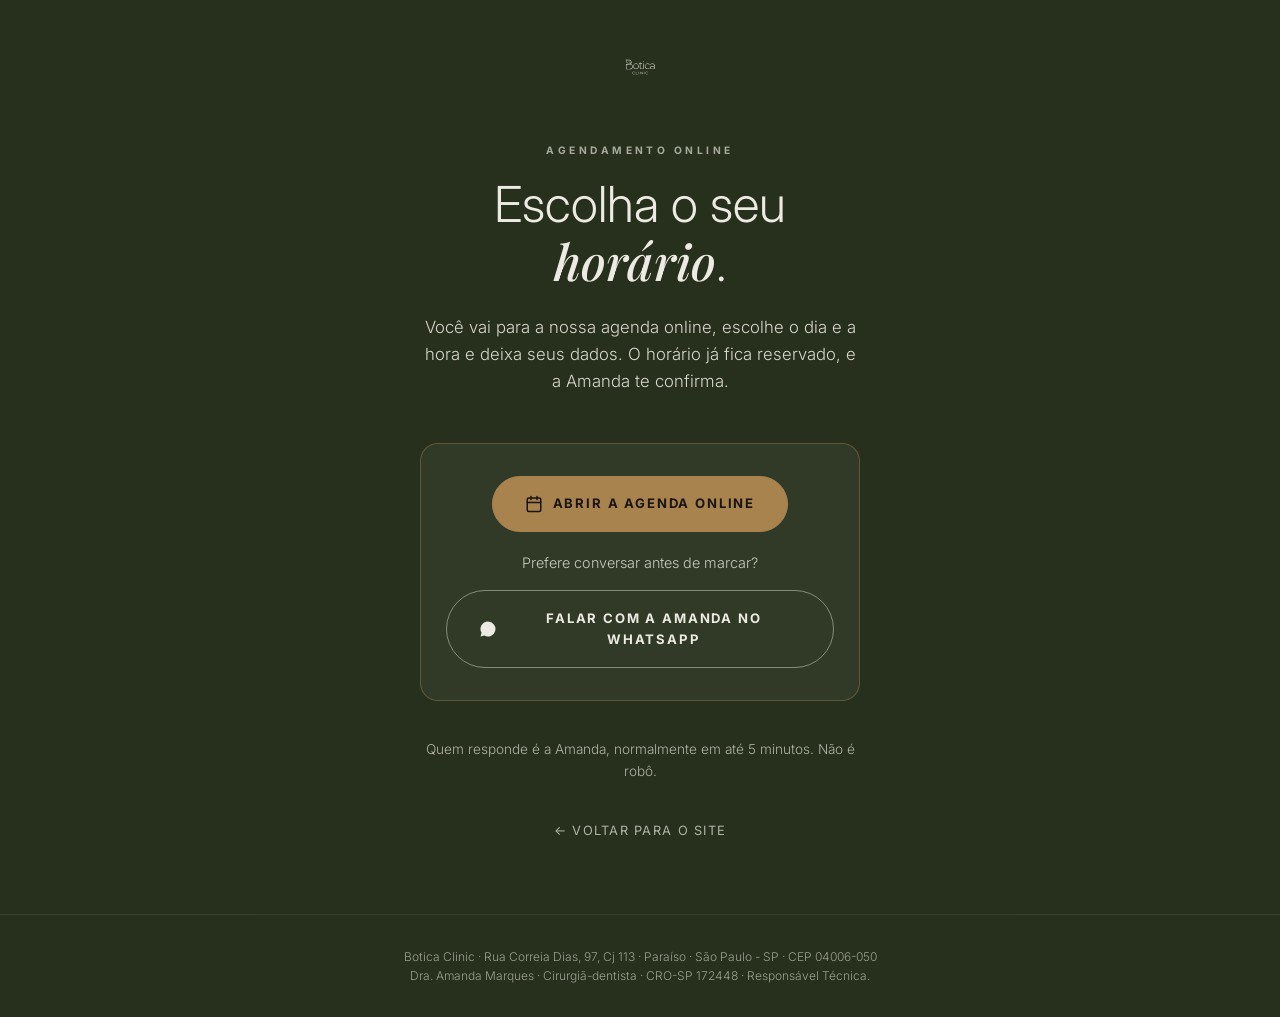
<file: agendar/index.html>
<!DOCTYPE html>
<html lang="pt-BR">
<head>
<meta charset="UTF-8">
<meta name="viewport" content="width=device-width, initial-scale=1.0">
<title>Agendar avaliação | Botica Clinic</title>
<meta name="description" content="Agende sua avaliação na Botica Clinic com a Dra. Amanda Marques, no Paraíso, São Paulo. Escolha o dia e o horário pela nossa agenda online.">
<meta name="robots" content="noindex,nofollow">
<link rel="canonical" href="https://boticaestetica.com/agendar/">
<link rel="icon" type="image/svg+xml" href="/homepagev2/botica-mark.svg">
<link rel="preconnect" href="https://fonts.googleapis.com">
<link rel="preconnect" href="https://fonts.gstatic.com" crossorigin>
<link href="https://fonts.googleapis.com/css2?family=Inter:wght@300;400;600;700&family=Playfair+Display:ital,wght@0,500;1,500;1,600&display=swap" rel="stylesheet">
<style>
:root{
  --linho:#EDEAE3; --verde:#7E9E4E; --forest:#26301C; --terra:#C8572A; --argila:#A9563A;
  --esp:#1A1512; --latao:#A8834E; --gold:#C9A24E;
  --sans:'Inter',-apple-system,system-ui,sans-serif; --serif:'Playfair Display',Georgia,serif;
}
*{margin:0;padding:0;box-sizing:border-box}
body{font-family:var(--sans);background:var(--forest);color:var(--linho);line-height:1.6;-webkit-font-smoothing:antialiased;min-height:100vh;display:flex;flex-direction:column}
.wrap{max-width:620px;margin:0 auto;padding:5vh 7% 8vh;flex:1;display:flex;flex-direction:column;justify-content:center;text-align:center}
.brand{margin-bottom:5vh}
.brand img{height:44px;width:auto}
.eyebrow{font-size:.64rem;letter-spacing:.34em;text-transform:uppercase;font-weight:700;opacity:.66;margin-bottom:1.1rem}
h1{font-weight:300;font-size:clamp(2rem,6vw,3.1rem);line-height:1.14}
h1 i{font-family:var(--serif);font-style:italic;font-weight:500}
.sub{font-weight:300;font-size:1.05rem;opacity:.9;max-width:34em;margin:1.4rem auto 0}
.card{margin:3rem auto 0;max-width:34em;border:1px solid rgba(168,131,78,.4);border-radius:18px;padding:2rem 1.6rem;background:rgba(255,255,255,.05)}
.btn{display:inline-flex;align-items:center;justify-content:center;gap:.6rem;padding:1.05rem 2rem;border-radius:999px;font-size:.82rem;letter-spacing:.14em;text-transform:uppercase;font-weight:700;text-decoration:none;transition:all .2s;border:1px solid transparent;cursor:pointer}
.btn-p{background:var(--latao);color:var(--esp);border-color:var(--latao)}
.btn-p:hover{background:#bb9560;transform:translateY(-2px)}
.btn-s{background:transparent;color:var(--linho);border-color:rgba(237,234,227,.45);margin-top:1rem}
.btn-s:hover{background:var(--argila);border-color:var(--argila)}
.btn svg{width:18px;height:18px;flex-shrink:0}
.note{font-size:.9rem;opacity:.82;font-weight:300;margin-top:1.2rem}
.micro{font-size:.85rem;opacity:.7;font-weight:300;margin-top:2.4rem}
.back{display:inline-block;margin-top:2.4rem;font-size:.8rem;letter-spacing:.1em;text-transform:uppercase;color:var(--linho);opacity:.7;text-decoration:none}
.back:hover{opacity:1}
.legal{border-top:1px solid rgba(237,234,227,.14);padding:2rem 7%;text-align:center;font-size:.75rem;opacity:.6;font-weight:300;line-height:1.6}
</style>
</head>
<body>
  <div class="wrap">
    <a class="brand" href="/homepagev2/" aria-label="Botica Clinic, início">
      <img src="/homepagev2/botica-logo-light.svg" alt="Botica Clinic">
    </a>
    <p class="eyebrow">Agendamento online</p>
    <h1>Escolha o seu <i>horário</i>.</h1>
    <p class="sub">Você vai para a nossa agenda online, escolhe o dia e a hora e deixa seus dados. O horário já fica reservado, e a Amanda te confirma.</p>

    <div class="card">
      <a class="btn btn-p" href="https://app.simplesdental.com/simples/agendamento/boticaclinic" target="_blank" rel="noopener">
        <svg viewBox="0 0 24 24" fill="none" stroke="currentColor" stroke-width="2" stroke-linecap="round" stroke-linejoin="round"><rect x="3" y="4" width="18" height="18" rx="2"/><path d="M16 2v4M8 2v4M3 10h18"/></svg>
        Abrir a agenda online
      </a>
      <p class="note">Prefere conversar antes de marcar?</p>
      <a class="btn btn-s" id="wa" href="https://wa.me/5511970873407" target="_blank" rel="noopener">
        <svg viewBox="0 0 24 24" fill="currentColor"><path d="M17.5 14.4c-.3-.2-1.7-.9-2-1-.3-.1-.5-.1-.7.1-.2.3-.7 1-.9 1.2-.2.2-.3.2-.6.1-.3-.2-1.2-.5-2.3-1.4-.9-.8-1.4-1.7-1.6-2-.2-.3 0-.5.1-.6l.5-.5c.1-.2.2-.3.3-.5 0-.2 0-.4-.1-.5 0-.2-.7-1.6-.9-2.2-.2-.6-.5-.5-.7-.5h-.6c-.2 0-.5.1-.8.4-.3.3-1 1-1 2.4s1.1 2.8 1.2 3c.2.2 2.1 3.2 5.1 4.5.7.3 1.3.5 1.7.6.7.2 1.4.2 1.9.1.6-.1 1.7-.7 2-1.4.2-.7.2-1.3.2-1.4-.1-.2-.3-.2-.5-.4M12 2a10 10 0 0 0-8.6 15.1L2 22l5-1.3A10 10 0 1 0 12 2"/></svg>
        Falar com a Amanda no WhatsApp
      </a>
    </div>

    <p class="micro">Quem responde é a Amanda, normalmente em até 5 minutos. Não é robô.</p>
    <a class="back" href="/homepagev2/">← Voltar para o site</a>
  </div>

  <div class="legal">
    <p>Botica Clinic · Rua Correia Dias, 97, Cj 113 · Paraíso · São Paulo - SP · CEP 04006-050</p>
    <p>Dra. Amanda Marques · Cirurgiã-dentista · CRO-SP 172448 · Responsável Técnica.</p>
  </div>

  <script>
  // Source-tag the WhatsApp fallback from the ?s= parameter, keep booking primary.
  (function(){
    var s=new URLSearchParams(location.search).get('s')||'AGENDAR';
    var wa=document.getElementById('wa');
    var msg="Oi Amanda! Vim pelo site pela página de agendamento. Quero marcar uma avaliação. [SITE-V2-"+s.toUpperCase().replace(/[^A-Z0-9]+/g,'-')+"]";
    wa.href="https://wa.me/5511970873407?text="+encodeURIComponent(msg);
  })();
  </script>
</body>
</html>
</file>
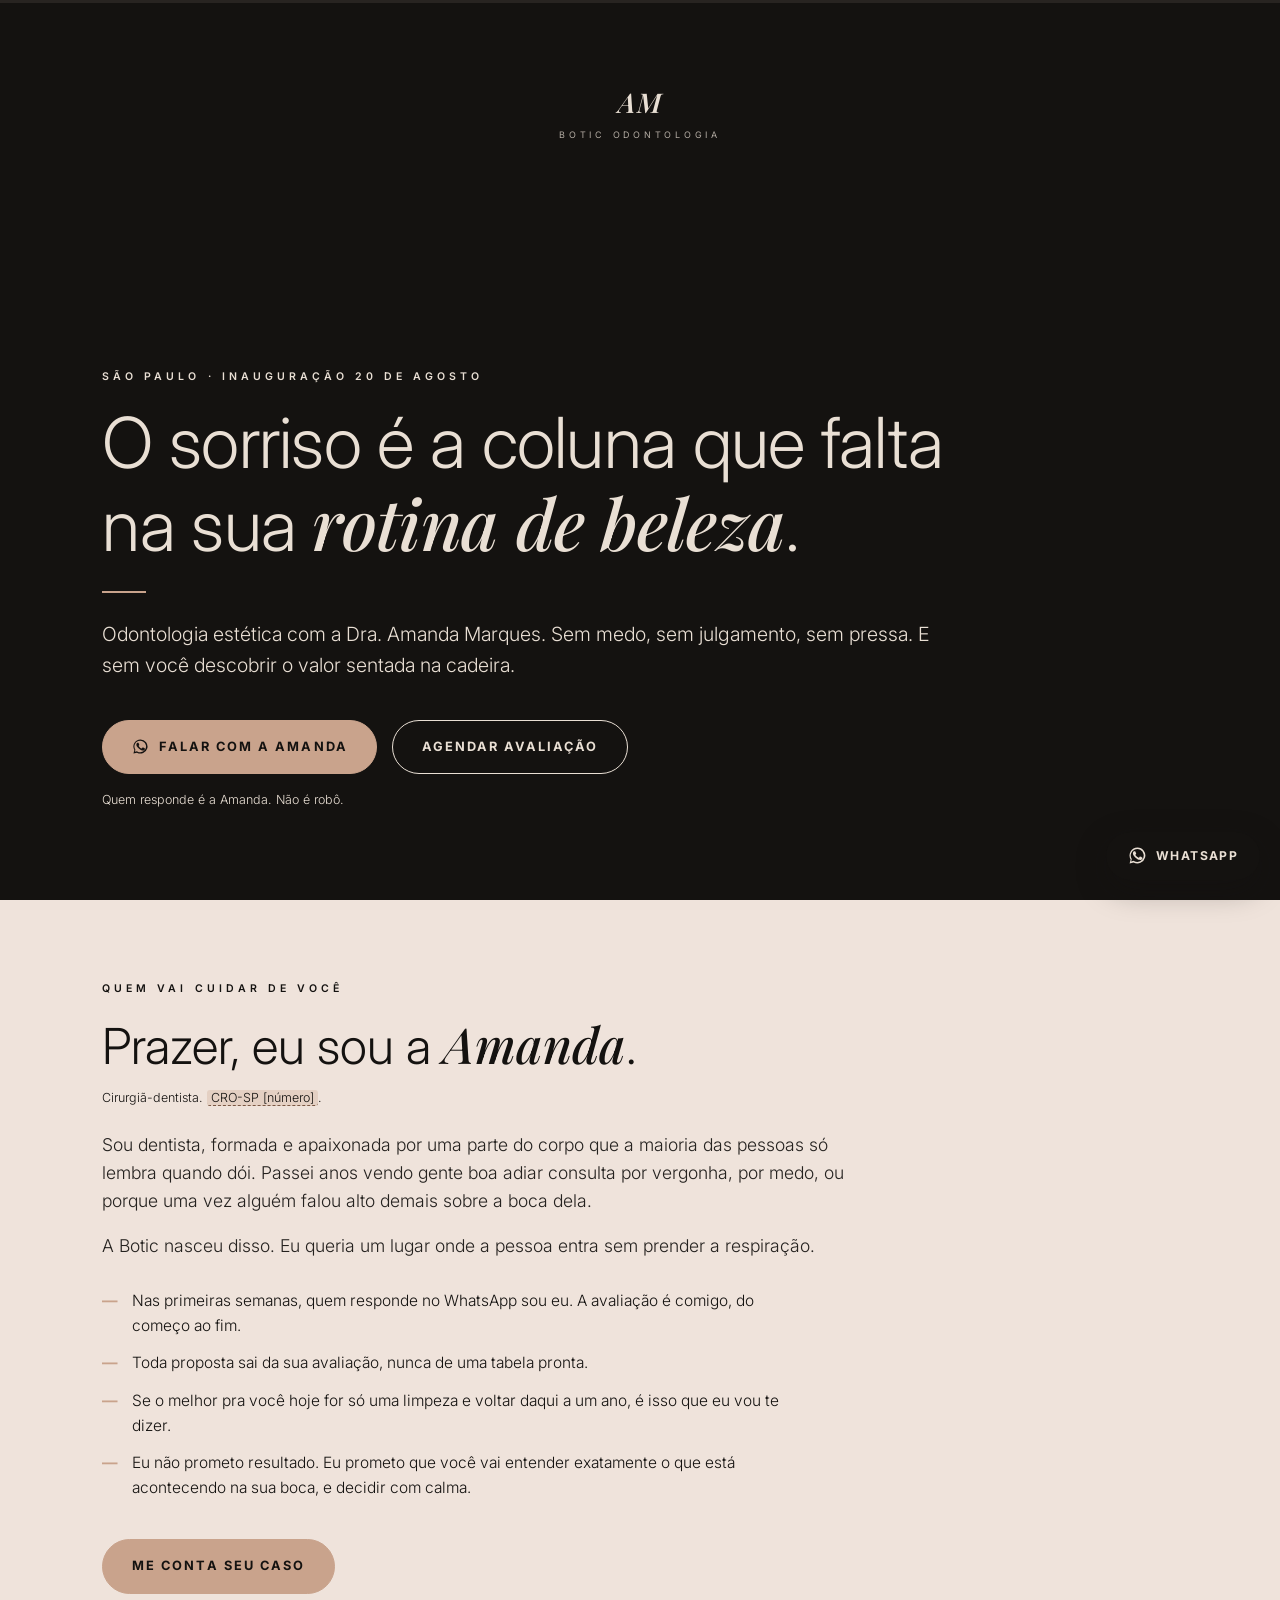
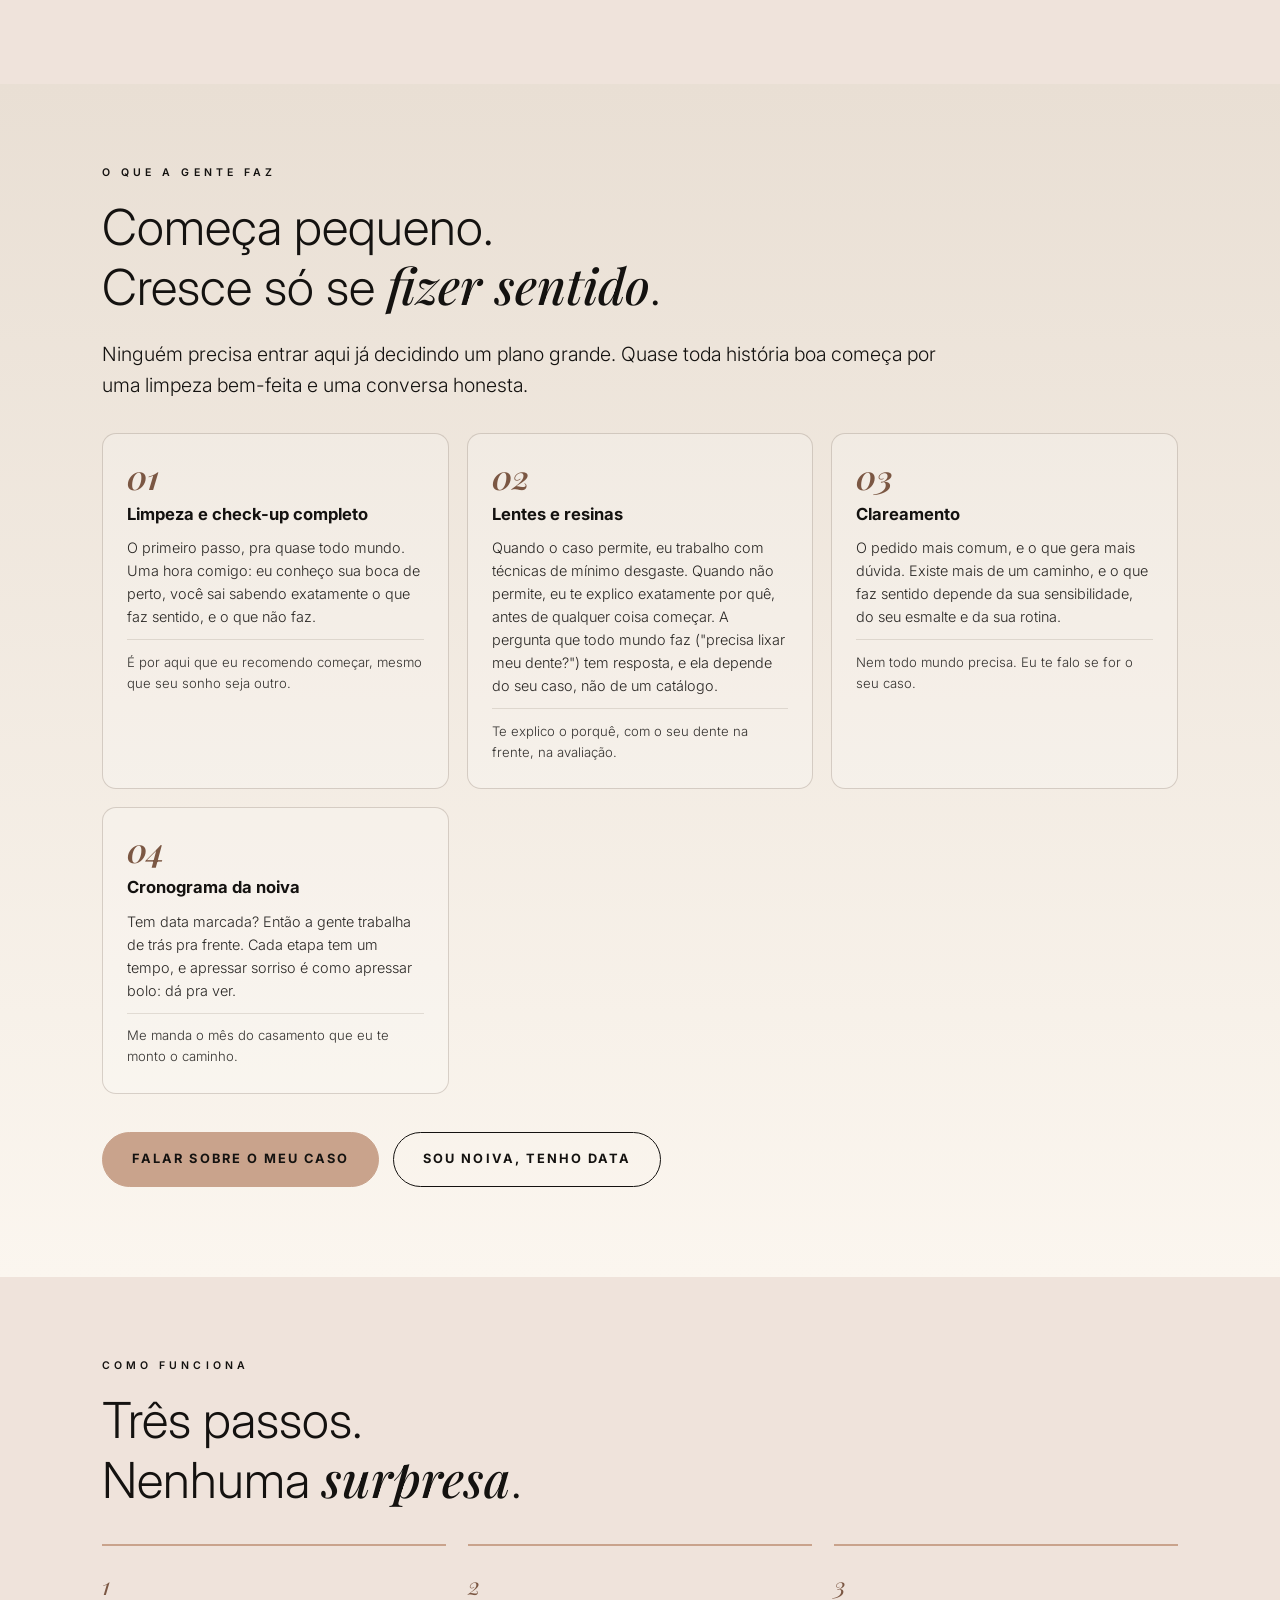
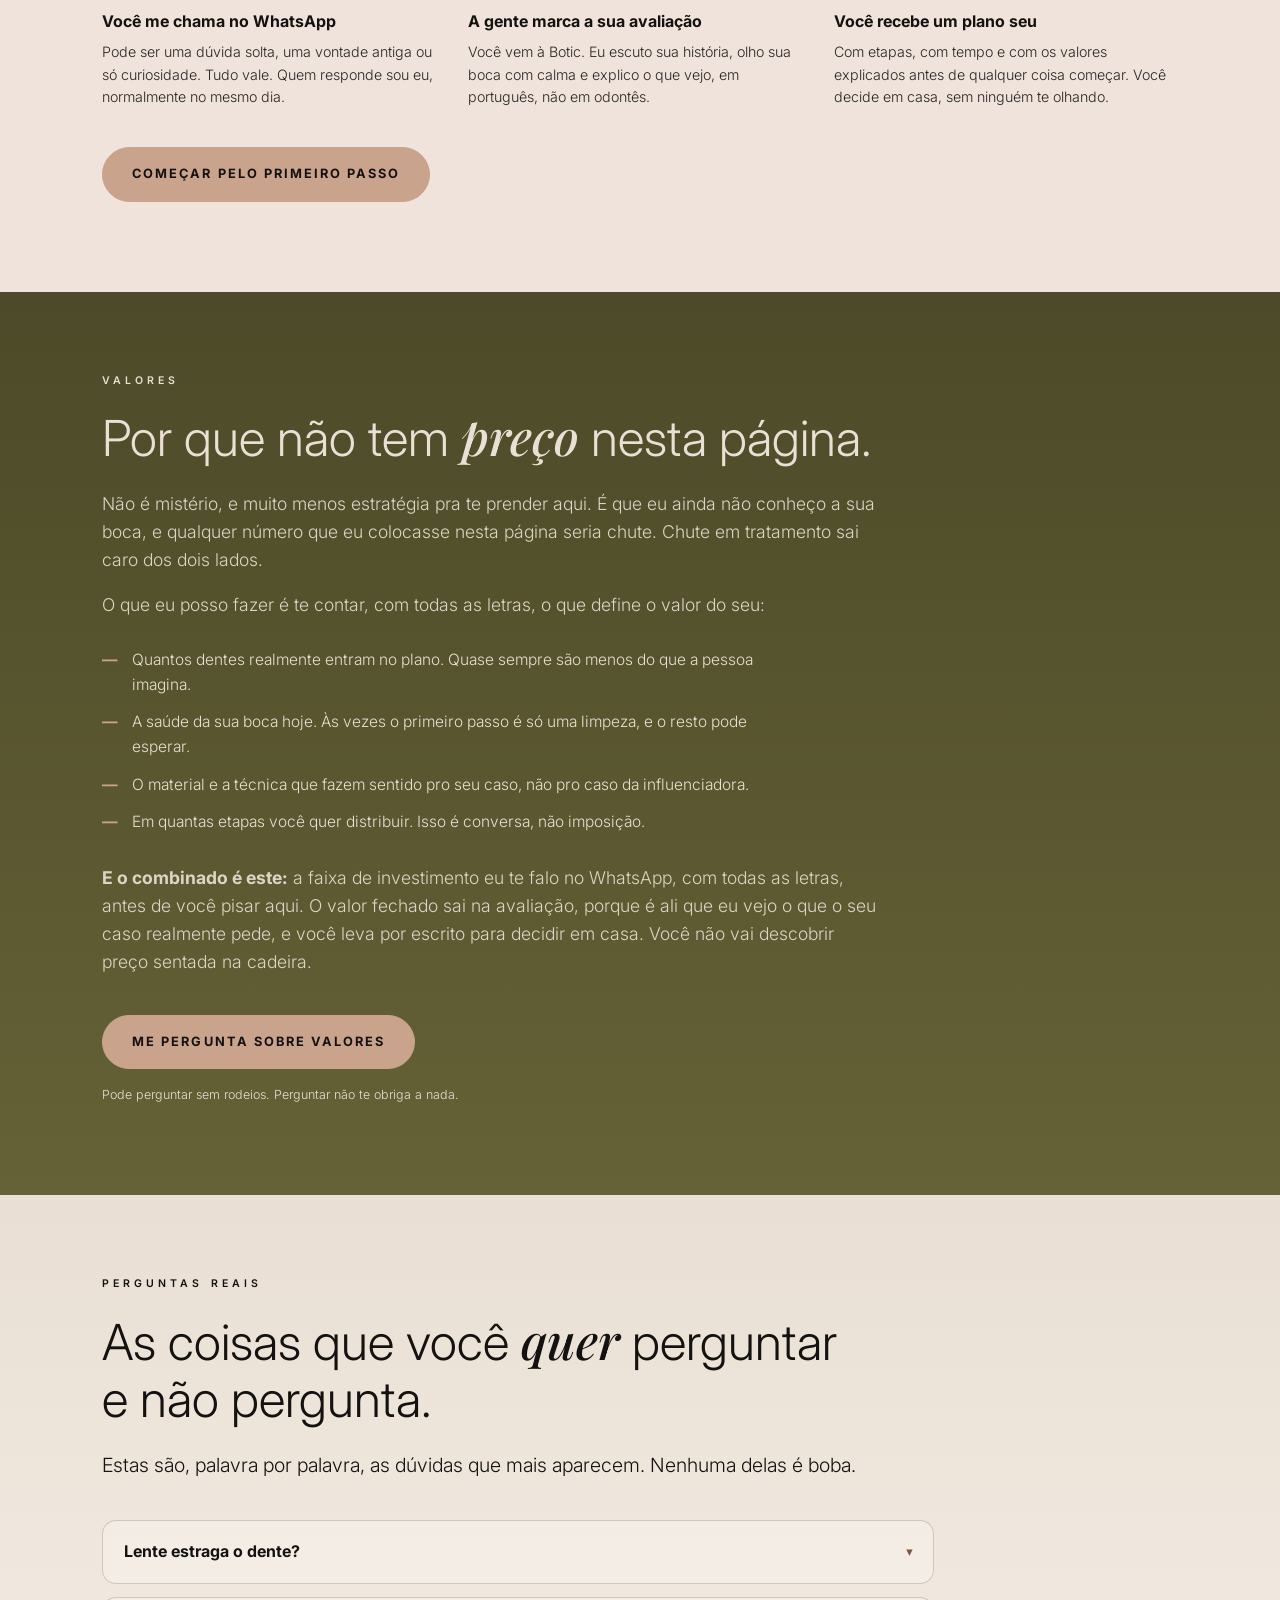
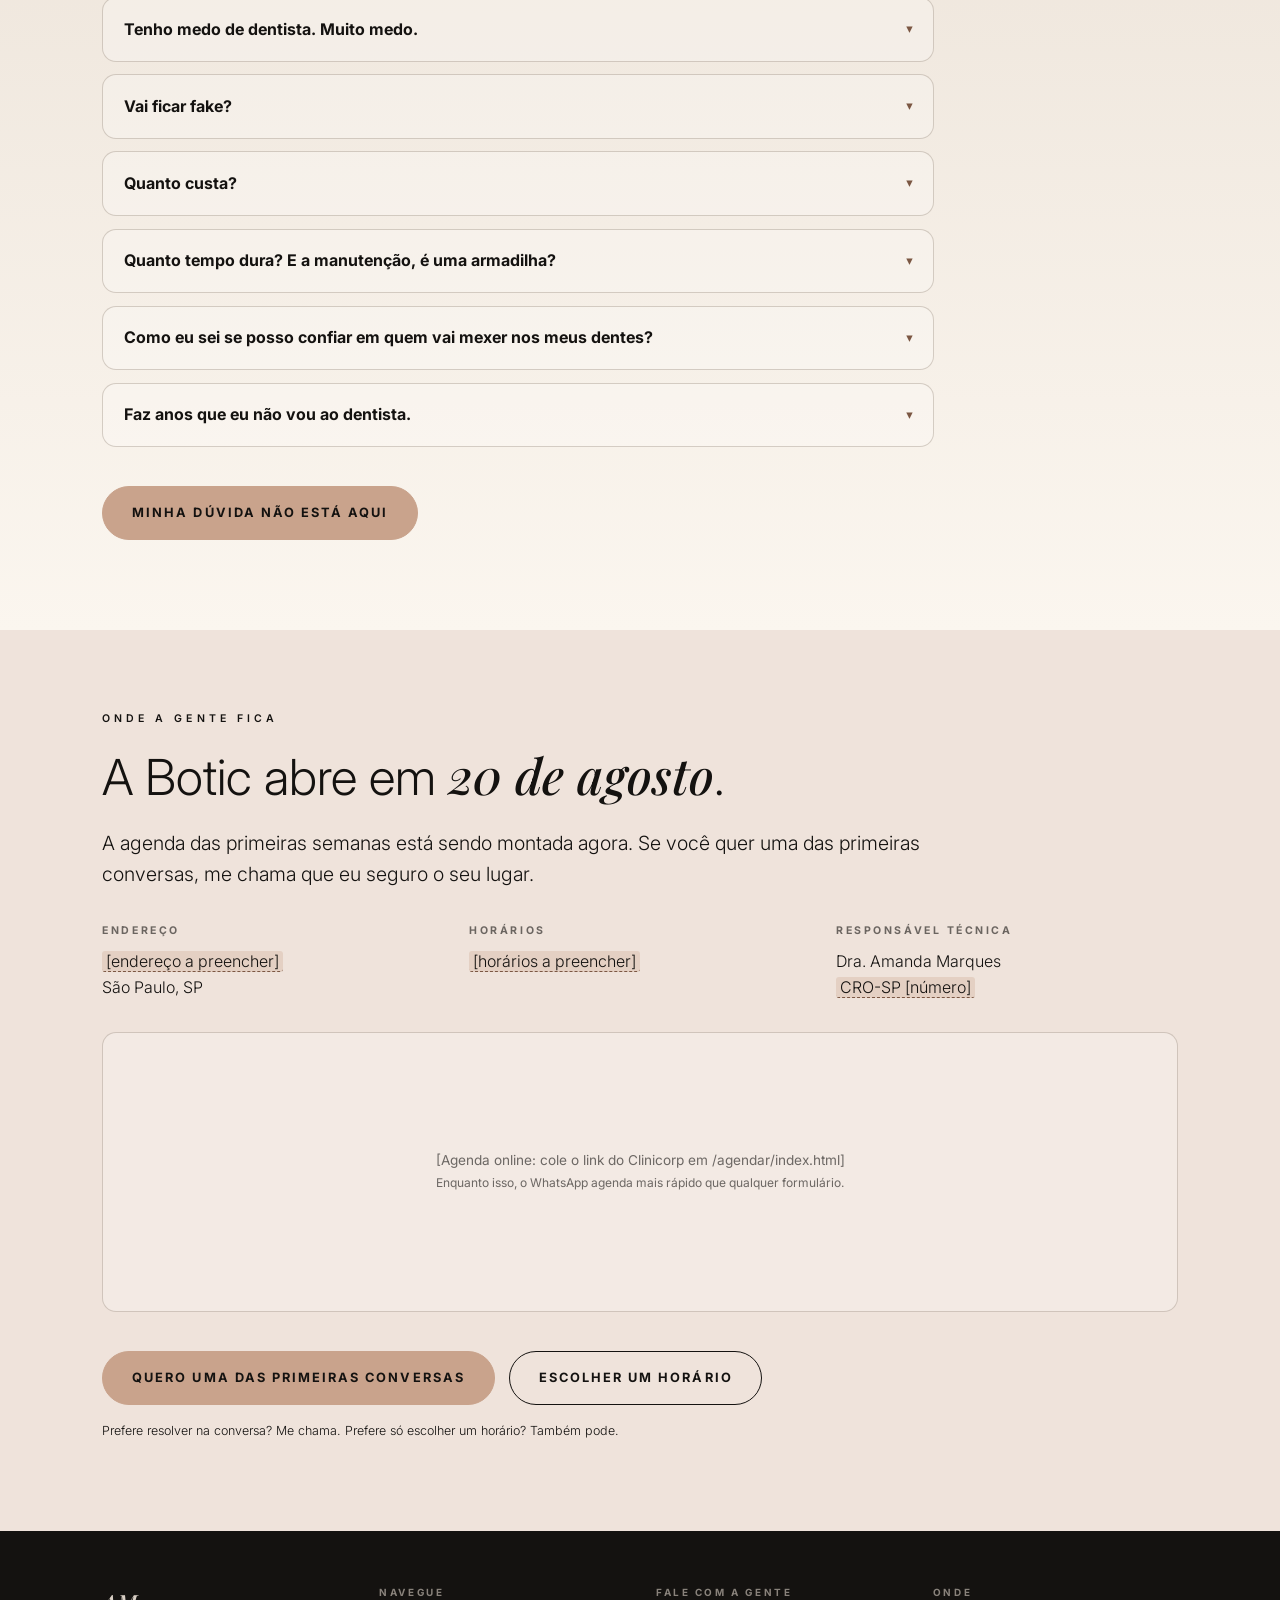
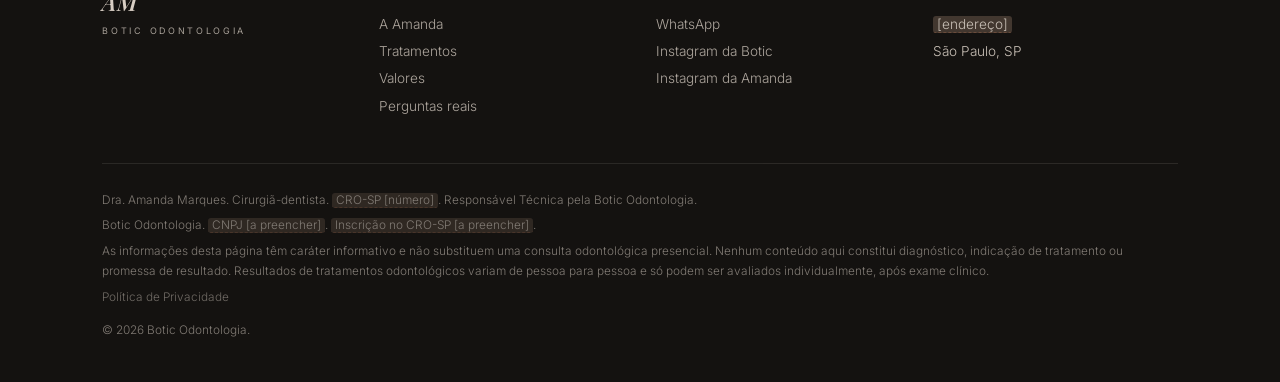
<file: homepage/index.html>
<!DOCTYPE html>
<html lang="pt-BR">
<head>
<meta charset="UTF-8">
<meta name="viewport" content="width=device-width, initial-scale=1.0">
<title>Botic Odontologia | Dra. Amanda Marques | Odontologia estética em São Paulo</title>
<meta name="description" content="Odontologia estética com a Dra. Amanda Marques em São Paulo. Lentes, clareamento, limpeza e check-up. Sem medo, sem julgamento, sem pressa. Inauguração 20 de agosto.">
<!-- NOINDEX until CRO number + real address are filled in. Flip to "index,follow" only after that. -->
<meta name="robots" content="noindex,nofollow">
<link rel="canonical" href="https://boticaestetica.com/homepage/">

<meta property="og:type" content="website">
<meta property="og:title" content="Botic Odontologia | Dra. Amanda Marques">
<meta property="og:description" content="O sorriso é a coluna que falta na sua rotina de beleza. Odontologia estética em São Paulo.">
<meta property="og:url" content="https://boticaestetica.com/homepage/">
<meta property="og:locale" content="pt_BR">

<link rel="preconnect" href="https://fonts.googleapis.com">
<link rel="preconnect" href="https://fonts.gstatic.com" crossorigin>
<link href="https://fonts.googleapis.com/css2?family=Inter:wght@300;400;600;700&family=Playfair+Display:ital,wght@0,500;1,500;1,600&display=swap" rel="stylesheet">
<style>
:root{
  --nude:#EFE3DB; --olive:#656237; --olive-deep:#4C4A28; --cream:#E9DFD4; --cream-hi:#FBF6EF;
  --esp:#141210; --ink:#141210; --rose:#C9A38C; --brown:#7B5743;
  --sans:'Inter',-apple-system,system-ui,sans-serif; --serif:'Playfair Display',Georgia,serif;
}
*{margin:0;padding:0;box-sizing:border-box}
html{scroll-behavior:smooth}
body{font-family:var(--sans);color:var(--esp);background:var(--esp);line-height:1.6;-webkit-font-smoothing:antialiased}

section{padding:9vh 8% 10vh;position:relative}
.g-esp{background:var(--esp);color:var(--cream)}
.g-nude{background:var(--nude);color:var(--esp)}
.g-cream{background:linear-gradient(180deg,var(--cream) 0%,var(--cream-hi) 100%);color:var(--esp)}
.g-olive{background:linear-gradient(180deg,var(--olive-deep) 0%,var(--olive) 100%);color:var(--cream)}

.mono{font-family:var(--serif);font-style:italic;font-weight:600;letter-spacing:.02em;text-align:center;font-size:1.7rem;opacity:.92}
.mono small{display:block;font-family:var(--sans);font-style:normal;font-weight:400;font-size:.56rem;letter-spacing:.42em;text-transform:uppercase;margin-top:.2rem;opacity:.75}
.eyebrow{font-size:.66rem;letter-spacing:.38em;text-transform:uppercase;font-weight:600;opacity:.62;margin-bottom:1.1rem}
h1{font-weight:300;font-size:clamp(2.1rem,6.2vw,4.4rem);line-height:1.12;letter-spacing:-.01em}
h2{font-weight:300;font-size:clamp(1.7rem,4.6vw,3.1rem);line-height:1.15;margin-bottom:1.4rem}
h1 b,h2 b{font-weight:700}
h1 i,h2 i,.si{font-family:var(--serif);font-style:italic;font-weight:500}
.lead{font-size:clamp(1rem,2.1vw,1.22rem);font-weight:300;max-width:44em;opacity:.9}
.hr{width:44px;height:2px;background:var(--rose);border:none;margin:1.6rem 0}
.rv{opacity:0;transform:translateY(26px);transition:opacity .8s ease,transform .8s ease}
.rv.on{opacity:1;transform:none}

/* ---- buttons ---- */
.ctarow{display:flex;flex-wrap:wrap;gap:.9rem;margin-top:2.4rem;align-items:center}
.btn{display:inline-flex;align-items:center;gap:.6rem;padding:1rem 1.8rem;border-radius:999px;font-family:var(--sans);font-size:.8rem;letter-spacing:.16em;text-transform:uppercase;font-weight:700;cursor:pointer;text-decoration:none;transition:all .25s;border:1px solid transparent}
.btn-p{background:var(--rose);color:var(--esp);border-color:var(--rose)}
.btn-p:hover{background:#d8b39d;border-color:#d8b39d;transform:translateY(-2px)}
.btn-s{background:transparent;color:inherit;border-color:currentColor}
.btn-s:hover{background:var(--rose);border-color:var(--rose);color:var(--esp)}
.btn svg{width:17px;height:17px;flex-shrink:0}
.microcopy{font-size:.78rem;opacity:.7;margin-top:1rem;font-weight:300}

/* ---- cards ---- */
.grid{display:grid;gap:1.1rem;margin-top:2rem}
.cards2{grid-template-columns:repeat(auto-fit,minmax(min(100%,290px),1fr))}
.cards3{grid-template-columns:repeat(auto-fit,minmax(min(100%,230px),1fr))}
.card{border:1px solid rgba(125,110,95,.28);border-radius:14px;padding:1.6rem 1.5rem;background:rgba(255,255,255,.22)}
.g-esp .card,.g-olive .card{background:rgba(255,255,255,.05);border-color:rgba(233,223,212,.22)}
.card h3{font-weight:700;font-size:1.04rem;margin-bottom:.55rem}
.card p{font-size:.9rem;font-weight:300;opacity:.9}
.card .note{font-size:.82rem;margin-top:.7rem;padding-top:.7rem;border-top:1px solid rgba(125,110,95,.22);opacity:.85}
.g-esp .card .note,.g-olive .card .note{border-color:rgba(233,223,212,.2)}
.knum{font-family:var(--serif);font-style:italic;font-weight:600;font-size:2.1rem;line-height:1;display:block;margin-bottom:.45rem;color:var(--brown)}
.g-esp .knum,.g-olive .knum{color:var(--rose)}

/* ---- lists ---- */
.blist{margin:1.8rem 0;display:grid;gap:.8rem;max-width:44em}
.blist div{display:flex;gap:.85rem;font-size:.97rem;font-weight:300}
.blist div::before{content:"—";color:var(--rose);font-weight:700;flex-shrink:0}
.story p{font-size:clamp(.98rem,1.9vw,1.1rem);font-weight:300;max-width:44em;margin-bottom:1.05rem;opacity:.92}

/* ---- accordion (perguntas) ---- */
.acc{border:1px solid rgba(125,110,95,.3);border-radius:14px;margin-bottom:.8rem;overflow:hidden;background:rgba(255,255,255,.25);max-width:52em}
.acc>button{all:unset;box-sizing:border-box;display:flex;justify-content:space-between;align-items:center;gap:1rem;width:100%;padding:1.15rem 1.3rem;cursor:pointer}
.acc>button h3{font-size:1rem;font-weight:700}
.acc .chev{transition:transform .35s;color:var(--brown);flex-shrink:0;font-size:.8rem}
.acc.open .chev{transform:rotate(180deg)}
.acc .bd{max-height:0;overflow:hidden;transition:max-height .45s ease;padding:0 1.3rem}
.acc.open .bd{max-height:900px;padding:0 1.3rem 1.3rem}
.acc .bd p{font-size:.92rem;font-weight:300;opacity:.92;margin-bottom:.7rem}
.acc .bd p:last-child{margin-bottom:0}
.acc .bd a{color:var(--brown);font-weight:600}

/* ---- steps ---- */
.steps{display:grid;grid-template-columns:repeat(auto-fit,minmax(min(100%,240px),1fr));gap:1.4rem;margin-top:2.2rem}
.step{position:relative;padding-top:1.2rem;border-top:2px solid var(--rose)}
.step .n{font-family:var(--serif);font-style:italic;font-size:1.5rem;color:var(--brown);display:block;margin-bottom:.3rem}
.g-esp .step .n,.g-olive .step .n{color:var(--rose)}
.step h3{font-size:1rem;font-weight:700;margin-bottom:.4rem}
.step p{font-size:.89rem;font-weight:300;opacity:.9}

/* ---- info / where ---- */
.inforow{display:grid;grid-template-columns:repeat(auto-fit,minmax(min(100%,260px),1fr));gap:1.6rem;margin-top:2rem}
.info h3{font-size:.66rem;letter-spacing:.24em;text-transform:uppercase;font-weight:700;opacity:.6;margin-bottom:.6rem}
.info p{font-size:1rem;font-weight:300}
.mapwrap{margin-top:2rem;border-radius:14px;overflow:hidden;border:1px solid rgba(125,110,95,.3);min-height:280px;background:rgba(255,255,255,.25);display:flex;align-items:center;justify-content:center}
.mapwrap iframe{width:100%;height:340px;border:0;display:block}

/* ---- pending placeholder styling (dev only) ---- */
.pend{background:rgba(201,163,140,.3);border-bottom:1px dashed var(--brown);padding:0 .25rem;border-radius:3px}

/* ---- sticky whatsapp ---- */
.float{position:fixed;bottom:20px;right:20px;z-index:80;display:inline-flex;align-items:center;gap:.55rem;padding:.9rem 1.35rem;border-radius:999px;background:var(--esp);color:var(--cream);text-decoration:none;font-size:.76rem;font-weight:700;letter-spacing:.12em;text-transform:uppercase;box-shadow:0 10px 30px rgba(20,18,16,.35);transition:transform .25s,background .25s}
.float:hover{transform:translateY(-3px);background:var(--brown)}
.float svg{width:19px;height:19px}

/* ---- header ---- */
.topbar{position:fixed;top:0;left:0;right:0;height:3px;z-index:60;background:rgba(120,110,100,.2)}
.topbar i{display:block;height:100%;width:0;background:var(--rose);transition:width .2s}

/* ---- footer ---- */
footer{background:var(--esp);color:var(--cream);padding:6vh 8% 4vh;font-size:.85rem;font-weight:300}
footer .fgrid{display:grid;grid-template-columns:repeat(auto-fit,minmax(min(100%,220px),1fr));gap:2rem;margin-bottom:2.5rem}
footer h4{font-size:.62rem;letter-spacing:.26em;text-transform:uppercase;font-weight:700;opacity:.55;margin-bottom:.8rem}
footer a{color:var(--cream);text-decoration:none;opacity:.85}
footer a:hover{color:var(--rose)}
footer p{opacity:.85;margin-bottom:.35rem}
.legal{border-top:1px solid rgba(233,223,212,.18);padding-top:1.6rem;font-size:.74rem;opacity:.6;line-height:1.7}

@media(max-width:640px){
  section{padding:7vh 7% 8vh}
  .float{bottom:14px;right:14px;padding:.8rem 1.1rem;font-size:.7rem}
  .ctarow{gap:.7rem}
  .btn{padding:.9rem 1.4rem;font-size:.74rem}
}
</style>
</head>
<body>

<div class="topbar"><i id="prog"></i></div>

<!-- ============ HERO ============ -->
<section class="g-esp" id="inicio" style="min-height:100vh;display:flex;flex-direction:column;justify-content:center">
  <div class="mono rv">AM<small>Botic Odontologia</small></div>
  <div style="margin-top:auto;padding-top:8vh">
    <p class="eyebrow rv">São Paulo · Inauguração 20 de agosto</p>
    <h1 class="rv">O sorriso é a coluna que falta<br>na sua <i>rotina de beleza</i>.</h1>
    <hr class="hr rv">
    <p class="lead rv">Odontologia estética com a Dra. Amanda Marques. Sem medo, sem julgamento, sem pressa. E sem você descobrir o valor sentada na cadeira.</p>
    <div class="ctarow rv">
      <a class="btn btn-p" data-wa="HERO-SORRISO" href="#">
        <svg viewBox="0 0 24 24" fill="currentColor"><path d="M17.5 14.4c-.3-.2-1.7-.9-2-1-.3-.1-.5-.1-.7.1-.2.3-.7 1-.9 1.2-.2.2-.3.2-.6.1-.3-.2-1.2-.5-2.3-1.4-.9-.8-1.4-1.7-1.6-2-.2-.3 0-.5.1-.6l.5-.5c.1-.2.2-.3.3-.5 0-.2 0-.4-.1-.5 0-.2-.7-1.6-.9-2.2-.2-.6-.5-.5-.7-.5h-.6c-.2 0-.5.1-.8.4-.3.3-1 1-1 2.4s1.1 2.8 1.2 3c.2.2 2.1 3.2 5.1 4.5.7.3 1.3.5 1.7.6.7.2 1.4.2 1.9.1.6-.1 1.7-.7 2-1.4.2-.7.2-1.3.2-1.4-.1-.2-.3-.2-.5-.4M12 2a10 10 0 0 0-8.6 15.1L2 22l5-1.3A10 10 0 1 0 12 2m0 18.2c-1.6 0-3.2-.4-4.6-1.3l-.3-.2-3.1.8.8-3-.2-.3A8.2 8.2 0 1 1 12 20.2"/></svg>
        Falar com a Amanda
      </a>
      <a class="btn btn-s" href="/agendar/?s=HERO">Agendar avaliação</a>
    </div>
    <p class="microcopy rv">Quem responde é a Amanda. Não é robô.</p>
  </div>
</section>

<!-- ============ AMANDA ============ -->
<section class="g-nude" id="amanda">
  <p class="eyebrow rv">Quem vai cuidar de você</p>
  <h2 class="rv">Prazer, eu sou a <i>Amanda</i>.</h2>
  <p class="microcopy rv" style="margin-top:-.6rem;margin-bottom:1.4rem">Cirurgiã-dentista. <span class="pend" data-fill="cro">CRO-SP [número]</span>.</p>
  <div class="story rv">
    <p>Sou dentista, formada e apaixonada por uma parte do corpo que a maioria das pessoas só lembra quando dói. Passei anos vendo gente boa adiar consulta por vergonha, por medo, ou porque uma vez alguém falou alto demais sobre a boca dela.</p>
    <p>A Botic nasceu disso. Eu queria um lugar onde a pessoa entra sem prender a respiração.</p>
  </div>
  <div class="blist rv">
    <div>Nas primeiras semanas, quem responde no WhatsApp sou eu. A avaliação é comigo, do começo ao fim.</div>
    <div>Toda proposta sai da sua avaliação, nunca de uma tabela pronta.</div>
    <div>Se o melhor pra você hoje for só uma limpeza e voltar daqui a um ano, é isso que eu vou te dizer.</div>
    <div>Eu não prometo resultado. Eu prometo que você vai entender exatamente o que está acontecendo na sua boca, e decidir com calma.</div>
  </div>
  <div class="ctarow rv">
    <a class="btn btn-p" data-wa="AMANDA-SORRISO" href="#">Me conta seu caso</a>
  </div>
</section>

<!-- ============ SERVIÇOS ============ -->
<section class="g-cream" id="tratamentos">
  <p class="eyebrow rv">O que a gente faz</p>
  <h2 class="rv">Começa pequeno.<br>Cresce só se <i>fizer sentido</i>.</h2>
  <p class="lead rv">Ninguém precisa entrar aqui já decidindo um plano grande. Quase toda história boa começa por uma limpeza bem-feita e uma conversa honesta.</p>

  <div class="grid cards2 rv">
    <div class="card">
      <span class="knum">01</span>
      <h3>Limpeza e check-up completo</h3>
      <p>O primeiro passo, pra quase todo mundo. Uma hora comigo: eu conheço sua boca de perto, você sai sabendo exatamente o que faz sentido, e o que não faz.</p>
      <p class="note">É por aqui que eu recomendo começar, mesmo que seu sonho seja outro.</p>
    </div>
    <div class="card">
      <span class="knum">02</span>
      <h3>Lentes e resinas</h3>
      <p>Quando o caso permite, eu trabalho com técnicas de mínimo desgaste. Quando não permite, eu te explico exatamente por quê, antes de qualquer coisa começar. A pergunta que todo mundo faz ("precisa lixar meu dente?") tem resposta, e ela depende do seu caso, não de um catálogo.</p>
      <p class="note">Te explico o porquê, com o seu dente na frente, na avaliação.</p>
    </div>
    <div class="card">
      <span class="knum">03</span>
      <h3>Clareamento</h3>
      <p>O pedido mais comum, e o que gera mais dúvida. Existe mais de um caminho, e o que faz sentido depende da sua sensibilidade, do seu esmalte e da sua rotina.</p>
      <p class="note">Nem todo mundo precisa. Eu te falo se for o seu caso.</p>
    </div>
    <div class="card">
      <span class="knum">04</span>
      <h3>Cronograma da noiva</h3>
      <p>Tem data marcada? Então a gente trabalha de trás pra frente. Cada etapa tem um tempo, e apressar sorriso é como apressar bolo: dá pra ver.</p>
      <p class="note">Me manda o mês do casamento que eu te monto o caminho.</p>
    </div>
  </div>
  <div class="ctarow rv">
    <a class="btn btn-p" data-wa="SERVICOS-SORRISO" href="#">Falar sobre o meu caso</a>
    <a class="btn btn-s" data-wa="SERVICOS-NOIVA" href="#">Sou noiva, tenho data</a>
  </div>
</section>

<!-- ============ COMO FUNCIONA ============ -->
<section class="g-nude" id="como-funciona">
  <p class="eyebrow rv">Como funciona</p>
  <h2 class="rv">Três passos.<br>Nenhuma <i>surpresa</i>.</h2>
  <div class="steps rv">
    <div class="step">
      <span class="n">1</span>
      <h3>Você me chama no WhatsApp</h3>
      <p>Pode ser uma dúvida solta, uma vontade antiga ou só curiosidade. Tudo vale. Quem responde sou eu, normalmente no mesmo dia.</p>
    </div>
    <div class="step">
      <span class="n">2</span>
      <h3>A gente marca a sua avaliação</h3>
      <p>Você vem à Botic. Eu escuto sua história, olho sua boca com calma e explico o que vejo, em português, não em odontês.</p>
    </div>
    <div class="step">
      <span class="n">3</span>
      <h3>Você recebe um plano seu</h3>
      <p>Com etapas, com tempo e com os valores explicados antes de qualquer coisa começar. Você decide em casa, sem ninguém te olhando.</p>
    </div>
  </div>
  <div class="ctarow rv">
    <a class="btn btn-p" data-wa="COMO-SORRISO" href="#">Começar pelo primeiro passo</a>
  </div>
</section>

<!-- ============ PREÇO (o diferencial) ============ -->
<section class="g-olive" id="valores">
  <p class="eyebrow rv">Valores</p>
  <h2 class="rv">Por que não tem <i>preço</i> nesta página.</h2>
  <div class="story rv">
    <p>Não é mistério, e muito menos estratégia pra te prender aqui. É que eu ainda não conheço a sua boca, e qualquer número que eu colocasse nesta página seria chute. Chute em tratamento sai caro dos dois lados.</p>
    <p>O que eu posso fazer é te contar, com todas as letras, o que define o valor do seu:</p>
  </div>
  <div class="blist rv">
    <div>Quantos dentes realmente entram no plano. Quase sempre são menos do que a pessoa imagina.</div>
    <div>A saúde da sua boca hoje. Às vezes o primeiro passo é só uma limpeza, e o resto pode esperar.</div>
    <div>O material e a técnica que fazem sentido pro seu caso, não pro caso da influenciadora.</div>
    <div>Em quantas etapas você quer distribuir. Isso é conversa, não imposição.</div>
  </div>
  <div class="story rv">
    <p><b>E o combinado é este:</b> a faixa de investimento eu te falo no WhatsApp, com todas as letras, antes de você pisar aqui. O valor fechado sai na avaliação, porque é ali que eu vejo o que o seu caso realmente pede, e você leva por escrito para decidir em casa. Você não vai descobrir preço sentada na cadeira.</p>
  </div>
  <div class="ctarow rv">
    <a class="btn btn-p" data-wa="PRECO-SORRISO" href="#">Me pergunta sobre valores</a>
  </div>
  <p class="microcopy rv">Pode perguntar sem rodeios. Perguntar não te obriga a nada.</p>
</section>

<!-- ============ PERGUNTAS REAIS ============ -->
<section class="g-cream" id="perguntas">
  <p class="eyebrow rv">Perguntas reais</p>
  <h2 class="rv">As coisas que você <i>quer</i> perguntar<br>e não pergunta.</h2>
  <p class="lead rv" style="margin-bottom:2.4rem">Estas são, palavra por palavra, as dúvidas que mais aparecem. Nenhuma delas é boba.</p>

  <div class="acc rv">
    <button><h3>Lente estraga o dente?</h3><span class="chev">▾</span></button>
    <div class="bd">
      <p>Essa é <i>a</i> pergunta, e ela é justa, porque muita gente já viu história ruim. A resposta honesta: depende de quanto se desgasta, e isso depende da técnica e do seu caso.</p>
      <p>Existem abordagens de mínimo desgaste, em que se remove muito pouco ou quase nada de estrutura dental. Elas não servem para todos os casos. Isso é uma decisão clínica, não uma preferência de catálogo, e só dá para saber depois de examinar a sua boca.</p>
      <p>Por isso eu não respondo isso por foto, nem por Instagram. Eu respondo com o seu dente na minha frente, te mostrando exatamente o que seria feito e o que <b>não</b> seria.</p>
    </div>
  </div>

  <div class="acc rv">
    <button><h3>Tenho medo de dentista. Muito medo.</h3><span class="chev">▾</span></button>
    <div class="bd">
      <p>Então você já fez a parte mais difícil, que é dizer isso em voz alta. Me conta no WhatsApp antes de vir. Sério: escreve "tenho medo" e pronto, o resto eu conduzo.</p>
      <p>A gente ajusta o ritmo, explica cada passo antes de fazer, combina um sinal pra você me parar quando quiser. Você manda no tempo, não eu.</p>
      <p>Ninguém aqui vai te dar sermão sobre o tempo que você passou sem vir. Esse julgamento não existe na minha cadeira.</p>
    </div>
  </div>

  <div class="acc rv">
    <button><h3>Vai ficar fake?</h3><span class="chev">▾</span></button>
    <div class="bd">
      <p>Só se você quiser. E ainda assim eu vou te fazer umas perguntas antes.</p>
      <p>Dente natural tem textura, tem translucidez na ponta, tem uma leve assimetria que o olho reconhece mesmo sem saber explicar. Sorriso que parece "colado" quase sempre é resultado de branco demais, tamanho igual demais e formato copiado de outra pessoa.</p>
      <p>O ponto de partida do seu plano é o seu rosto. Não é uma referência que veio no print.</p>
    </div>
  </div>

  <div class="acc rv">
    <button><h3>Quanto custa?</h3><span class="chev">▾</span></button>
    <div class="bd">
      <p>No WhatsApp eu consigo te dar uma faixa de investimento assim que entender o que você procura, sem enrolação e sem compromisso nenhum. O valor fechado só sai depois da avaliação presencial, porque é ali que eu vejo o que o seu caso realmente pede.</p>
      <p>O que eu não faço é colocar tabela nesta página. Preço sem exame é chute, e chute não ajuda ninguém a decidir. <a href="#valores">Expliquei direitinho aqui em cima.</a></p>
    </div>
  </div>

  <div class="acc rv">
    <button><h3>Quanto tempo dura? E a manutenção, é uma armadilha?</h3><span class="chev">▾</span></button>
    <div class="bd">
      <p>Nada que a gente coloca na sua boca é para sempre. Não existe material eterno, e qualquer previsão de durabilidade é uma estimativa, nunca uma promessa. Ela depende do material, da sua mordida e dos seus hábitos (apertar os dentes à noite, roer unha, gelo, abrir garrafa. Sim, eu vou perguntar.)</p>
      <p>Manutenção existe, é normal e não deveria ser surpresa. Aqui, o plano de manutenção é combinado <b>antes</b> de começar: com que frequência a gente se vê depois e o que isso significa.</p>
    </div>
  </div>

  <div class="acc rv">
    <button><h3>Como eu sei se posso confiar em quem vai mexer nos meus dentes?</h3><span class="chev">▾</span></button>
    <div class="bd">
      <p>Perguntando coisas difíceis. Eu te dou a lista, e ela vale pra qualquer dentista, inclusive pra mim:</p>
      <p>"Quanto do meu dente você vai desgastar, em milímetros?" · "Posso ver o planejamento antes?" · "O que acontece se eu não gostar?" · "Quem faz o acompanhamento depois?" · "Qual o seu CRO?"</p>
      <p>Você tem direito a uma resposta clara para cada uma delas, aqui e em qualquer consultório. Se você sair de uma avaliação sem entender o que foi combinado, pergunte de novo. Perguntar faz parte do tratamento.</p>
    </div>
  </div>

  <div class="acc rv">
    <button><h3>Faz anos que eu não vou ao dentista.</h3><span class="chev">▾</span></button>
    <div class="bd">
      <p>Ótimo. Você está voltando. É literalmente o meu trabalho preferido.</p>
      <p>Recomeço aqui é bem-vindo, sem cara feia, sem "nossa, mas está assim há quanto tempo?". A gente olha o que tem, organiza por prioridade e resolve por partes. Nada de plano gigante no primeiro dia.</p>
    </div>
  </div>

  <div class="ctarow rv">
    <a class="btn btn-p" data-wa="FAQ-SORRISO" href="#">Minha dúvida não está aqui</a>
  </div>
</section>

<!-- ============ ONDE / AGENDA ============ -->
<section class="g-nude" id="agenda">
  <p class="eyebrow rv">Onde a gente fica</p>
  <h2 class="rv">A Botic abre em <i>20 de agosto</i>.</h2>
  <p class="lead rv">A agenda das primeiras semanas está sendo montada agora. Se você quer uma das primeiras conversas, me chama que eu seguro o seu lugar.</p>

  <div class="inforow rv">
    <div class="info">
      <h3>Endereço</h3>
      <p><span class="pend" data-fill="endereco">[endereço a preencher]</span><br>São Paulo, SP</p>
    </div>
    <div class="info">
      <h3>Horários</h3>
      <p><span class="pend" data-fill="horario">[horários a preencher]</span></p>
    </div>
    <div class="info">
      <h3>Responsável técnica</h3>
      <p>Dra. Amanda Marques<br><span class="pend" data-fill="cro">CRO-SP [número]</span></p>
    </div>
  </div>

  <!-- BOOKING: Clinicorp Agendamento Online, sempre atrás do link próprio /agendar/ -->
  <div class="mapwrap rv" id="booking-slot">
    <p style="opacity:.6;font-size:.85rem;padding:2rem;text-align:center">
      [Agenda online: cole o link do Clinicorp em /agendar/index.html]<br>
      <span style="font-size:.75rem">Enquanto isso, o WhatsApp agenda mais rápido que qualquer formulário.</span>
    </p>
  </div>

  <div class="ctarow rv">
    <a class="btn btn-p" data-wa="AGENDA-SORRISO" href="#">Quero uma das primeiras conversas</a>
    <a class="btn btn-s" href="/agendar/?s=AGENDA">Escolher um horário</a>
  </div>
  <p class="microcopy rv">Prefere resolver na conversa? Me chama. Prefere só escolher um horário? Também pode.</p>
</section>

<!-- ============ FOOTER ============ -->
<footer>
  <div class="fgrid">
    <div>
      <div class="mono" style="text-align:left;font-size:1.4rem">AM<small style="letter-spacing:.3em">Botic Odontologia</small></div>
    </div>
    <div>
      <h4>Navegue</h4>
      <p><a href="#amanda">A Amanda</a></p>
      <p><a href="#tratamentos">Tratamentos</a></p>
      <p><a href="#valores">Valores</a></p>
      <p><a href="#perguntas">Perguntas reais</a></p>
    </div>
    <div>
      <h4>Fale com a gente</h4>
      <p><a data-wa="FOOTER-SORRISO" href="#">WhatsApp</a></p>
      <p><a href="https://instagram.com/boticodontologia" target="_blank" rel="noopener">Instagram da Botic</a></p>
      <p><a href="https://instagram.com/odontoamandamarques" target="_blank" rel="noopener">Instagram da Amanda</a></p>
    </div>
    <div>
      <h4>Onde</h4>
      <p><span class="pend" data-fill="endereco">[endereço]</span></p>
      <p>São Paulo, SP</p>
    </div>
  </div>
  <div class="legal">
    <p>Dra. Amanda Marques. Cirurgiã-dentista. <span class="pend" data-fill="cro">CRO-SP [número]</span>. Responsável Técnica pela Botic Odontologia.</p>
    <p>Botic Odontologia. <span class="pend" data-fill="cnpj">CNPJ [a preencher]</span>. <span class="pend" data-fill="croPj">Inscrição no CRO-SP [a preencher]</span>.</p>
    <p>As informações desta página têm caráter informativo e não substituem uma consulta odontológica presencial. Nenhum conteúdo aqui constitui diagnóstico, indicação de tratamento ou promessa de resultado. Resultados de tratamentos odontológicos variam de pessoa para pessoa e só podem ser avaliados individualmente, após exame clínico.</p>
    <p><a href="/politica-de-privacidade/">Política de Privacidade</a></p>
    <p style="margin-top:.8rem">© 2026 Botic Odontologia.</p>
  </div>
</footer>

<a class="float" data-wa="FLOAT-SORRISO" href="#">
  <svg viewBox="0 0 24 24" fill="currentColor"><path d="M17.5 14.4c-.3-.2-1.7-.9-2-1-.3-.1-.5-.1-.7.1-.2.3-.7 1-.9 1.2-.2.2-.3.2-.6.1-.3-.2-1.2-.5-2.3-1.4-.9-.8-1.4-1.7-1.6-2-.2-.3 0-.5.1-.6l.5-.5c.1-.2.2-.3.3-.5 0-.2 0-.4-.1-.5 0-.2-.7-1.6-.9-2.2-.2-.6-.5-.5-.7-.5h-.6c-.2 0-.5.1-.8.4-.3.3-1 1-1 2.4s1.1 2.8 1.2 3c.2.2 2.1 3.2 5.1 4.5.7.3 1.3.5 1.7.6.7.2 1.4.2 1.9.1.6-.1 1.7-.7 2-1.4.2-.7.2-1.3.2-1.4-.1-.2-.3-.2-.5-.4M12 2a10 10 0 0 0-8.6 15.1L2 22l5-1.3A10 10 0 1 0 12 2m0 18.2c-1.6 0-3.2-.4-4.6-1.3l-.3-.2-3.1.8.8-3-.2-.3A8.2 8.2 0 1 1 12 20.2"/></svg>
  WhatsApp
</a>

<script>
/* ========================================================================
   CONFIG. Luke: edit ONLY this block. Everything else builds from it.
   ======================================================================== */
const BOTIC = {
  // WhatsApp number in international format, digits only. 55 = Brasil, 11 = SP.
  whatsapp: "5511957876692",           // Botic / Amanda
  cro:      "CRO-SP [número]",         // <-- PENDENTE: CRO da Amanda (pessoa física)
  cnpj:     "CNPJ [a preencher]",      // <-- PENDENTE: CNPJ da Botic
  croPj:    "Inscrição no CRO-SP [a preencher]", // <-- PENDENTE: inscrição da clínica (PJ)
  endereco: "[endereço a preencher]",  // <-- PENDENTE
  horario:  "[horários a preencher]",  // <-- PENDENTE
  mapsEmbed: "",                       // <-- PENDENTE: src do iframe do Google Maps
  // Link do Clinicorp (Agendamento Online). Só preencha aqui se o Clinicorp
  // permitir iframe. Se não permitir, deixe vazio: os botões continuam indo
  // para /agendar/, que é o link que a Botic controla. Ver /agendar/index.html.
  bookingEmbed: ""
};

/* Prefilled WhatsApp messages per CTA.
   Source code convention (phase10 §6): PLATFORM-POSTID-KEYWORD.
   Here PLATFORM = SITE, POSTID = section of the page. So Monday's scoreboard
   can tell WHICH part of the page produced the DM, not just "the site". */
const WA_MSG = {
  "HERO-SORRISO":     "Oi Amanda! Vim pelo site. SORRISO. Quero entender o meu caso. [SITE-HERO-SORRISO]",
  "AMANDA-SORRISO":   "Oi Amanda! Vim pelo site. SORRISO. Queria te contar o meu caso. [SITE-AMANDA-SORRISO]",
  "SERVICOS-SORRISO": "Oi Amanda! Vim pelo site. SORRISO. Queria falar sobre tratamento. [SITE-SERVICOS-SORRISO]",
  "SERVICOS-NOIVA":   "Oi Amanda! Vim pelo site. NOIVA. Meu casamento é em ____. [SITE-SERVICOS-NOIVA]",
  "COMO-SORRISO":     "Oi Amanda! Vim pelo site. SORRISO. Quero começar pela limpeza e check-up. [SITE-COMO-SORRISO]",
  "PRECO-SORRISO":    "Oi Amanda! Vim pelo site. SORRISO. Queria perguntar sobre valores. [SITE-PRECO-SORRISO]",
  "FAQ-SORRISO":      "Oi Amanda! Vim pelo site. SORRISO. Tenho uma dúvida que não estava lá. [SITE-FAQ-SORRISO]",
  "AGENDA-SORRISO":   "Oi Amanda! Vim pelo site. SORRISO. Quero uma das primeiras conversas da inauguração. [SITE-AGENDA-SORRISO]",
  "FOOTER-SORRISO":   "Oi Amanda! Vim pelo site. SORRISO. [SITE-FOOTER-SORRISO]",
  "FLOAT-SORRISO":    "Oi Amanda! Vim pelo site. SORRISO. [SITE-FLOAT-SORRISO]"
};

/* ---- build every WhatsApp link ---- */
document.querySelectorAll("[data-wa]").forEach(function(el){
  var key = el.getAttribute("data-wa");
  var msg = WA_MSG[key] || "Oi Amanda! Vim pelo site. SORRISO.";
  el.href = "https://wa.me/" + BOTIC.whatsapp + "?text=" + encodeURIComponent(msg);
  el.target = "_blank";
  el.rel = "noopener";
});

/* ---- fill pending fields ---- */
document.querySelectorAll("[data-fill]").forEach(function(el){
  var k = el.getAttribute("data-fill");
  var v = BOTIC[k];
  if (v && v.indexOf("[") === -1) { el.textContent = v; el.classList.remove("pend"); }
});

/* ---- booking embed ---- */
if (BOTIC.bookingEmbed) {
  document.getElementById("booking-slot").innerHTML =
    '<iframe src="' + BOTIC.bookingEmbed + '" loading="lazy" title="Agendar avaliação"></iframe>';
}

/* ---- accordion ---- */
document.querySelectorAll(".acc > button").forEach(function(b){
  b.addEventListener("click", function(){ b.parentElement.classList.toggle("open"); });
});

/* ---- scroll reveal ---- */
var io2 = new IntersectionObserver(function(entries){
  entries.forEach(function(e){ if (e.isIntersecting) e.target.classList.add("on"); });
}, { threshold: 0.12 });
document.querySelectorAll(".rv").forEach(function(el){ io2.observe(el); });

/* ---- progress bar ---- */
window.addEventListener("scroll", function(){
  var h = document.documentElement;
  var pct = h.scrollTop / (h.scrollHeight - h.clientHeight) * 100;
  document.getElementById("prog").style.width = pct + "%";
});
</script>

<script type="application/ld+json">
{
  "@context": "https://schema.org",
  "@type": "Dentist",
  "name": "Botic Odontologia",
  "description": "Odontologia estetica em Sao Paulo com a Dra. Amanda Marques. Lentes, resinas, clareamento, limpeza e check-up.",
  "url": "https://boticaestetica.com/homepage/",
  "founder": { "@type": "Person", "name": "Amanda Marques", "jobTitle": "Cirurgia-dentista" },
  "medicalSpecialty": "Dentistry",
  "address": {
    "@type": "PostalAddress",
    "streetAddress": "[endereco a preencher]",
    "addressLocality": "Sao Paulo",
    "addressRegion": "SP",
    "addressCountry": "BR"
  },
  "areaServed": { "@type": "City", "name": "Sao Paulo" },
  "availableLanguage": "pt-BR",
  "sameAs": [
    "https://instagram.com/boticodontologia",
    "https://instagram.com/odontoamandamarques"
  ]
}
</script>

</body>
</html>
</file>
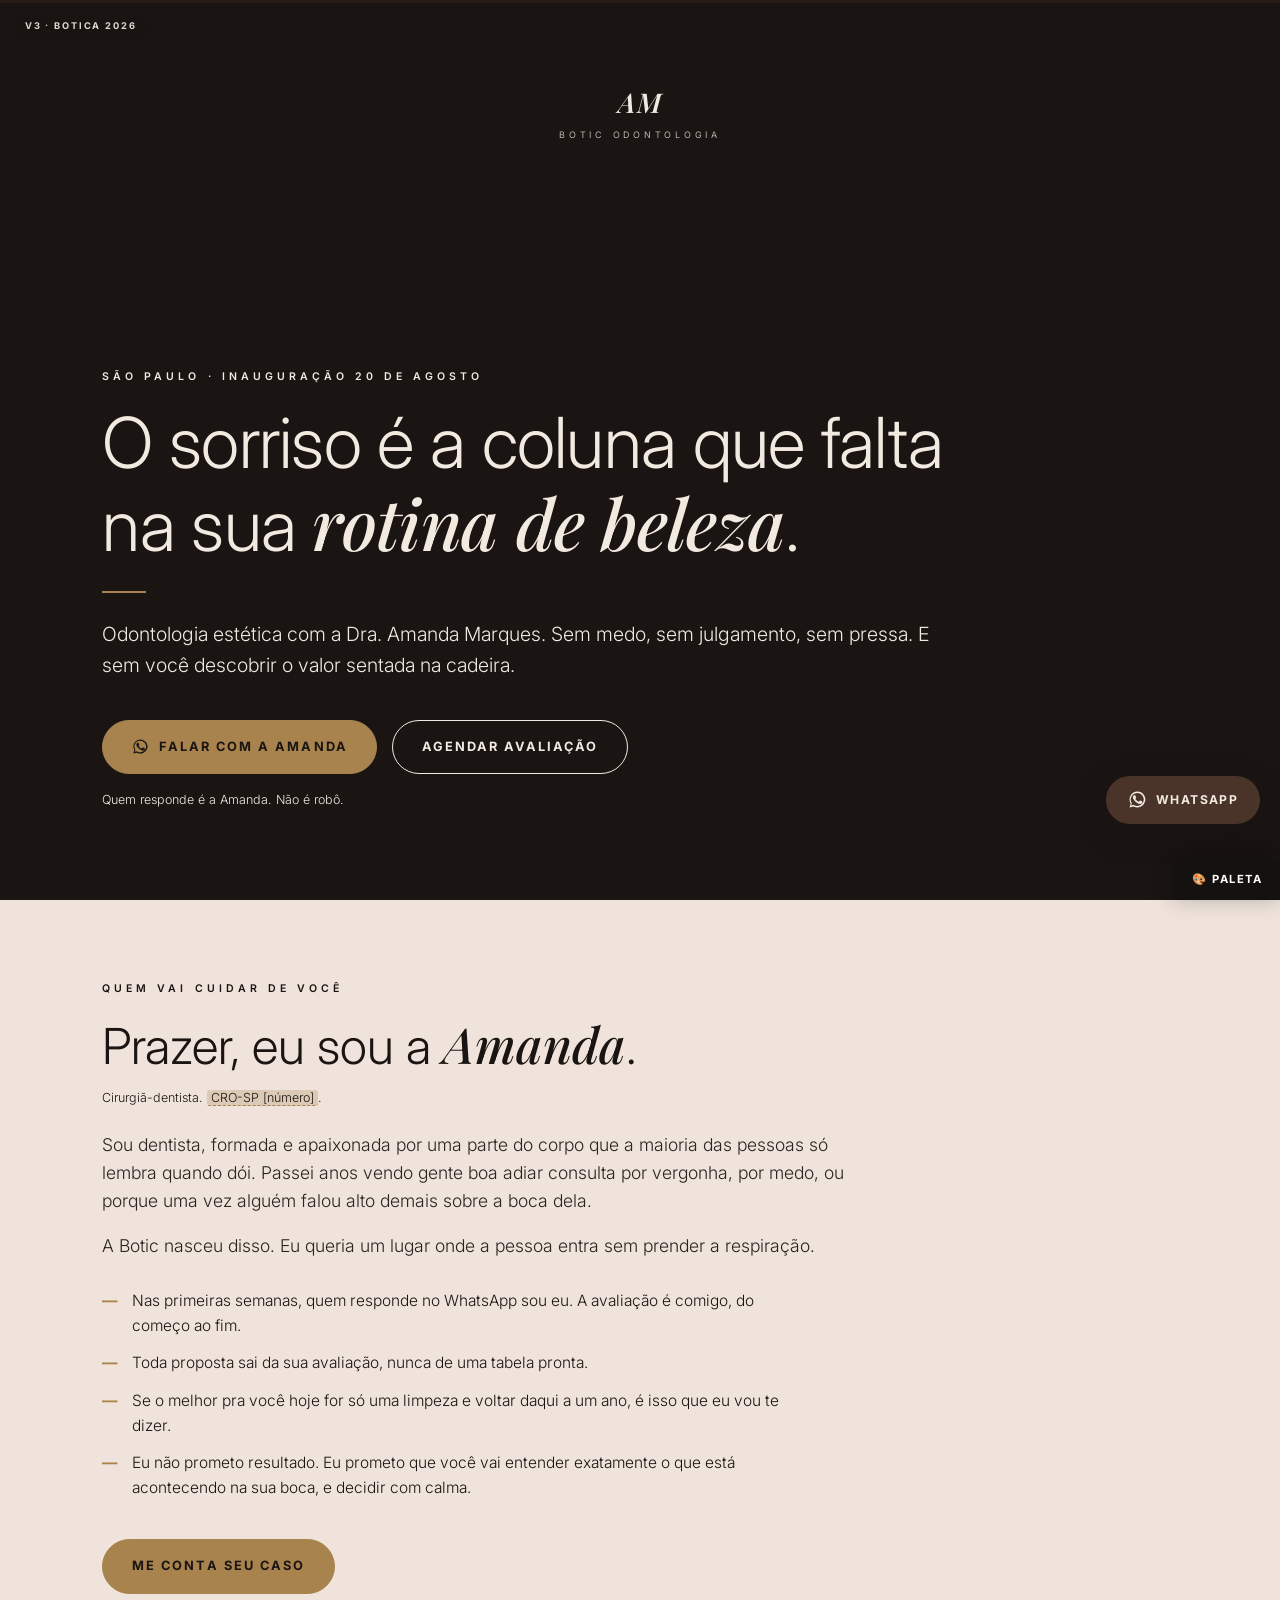
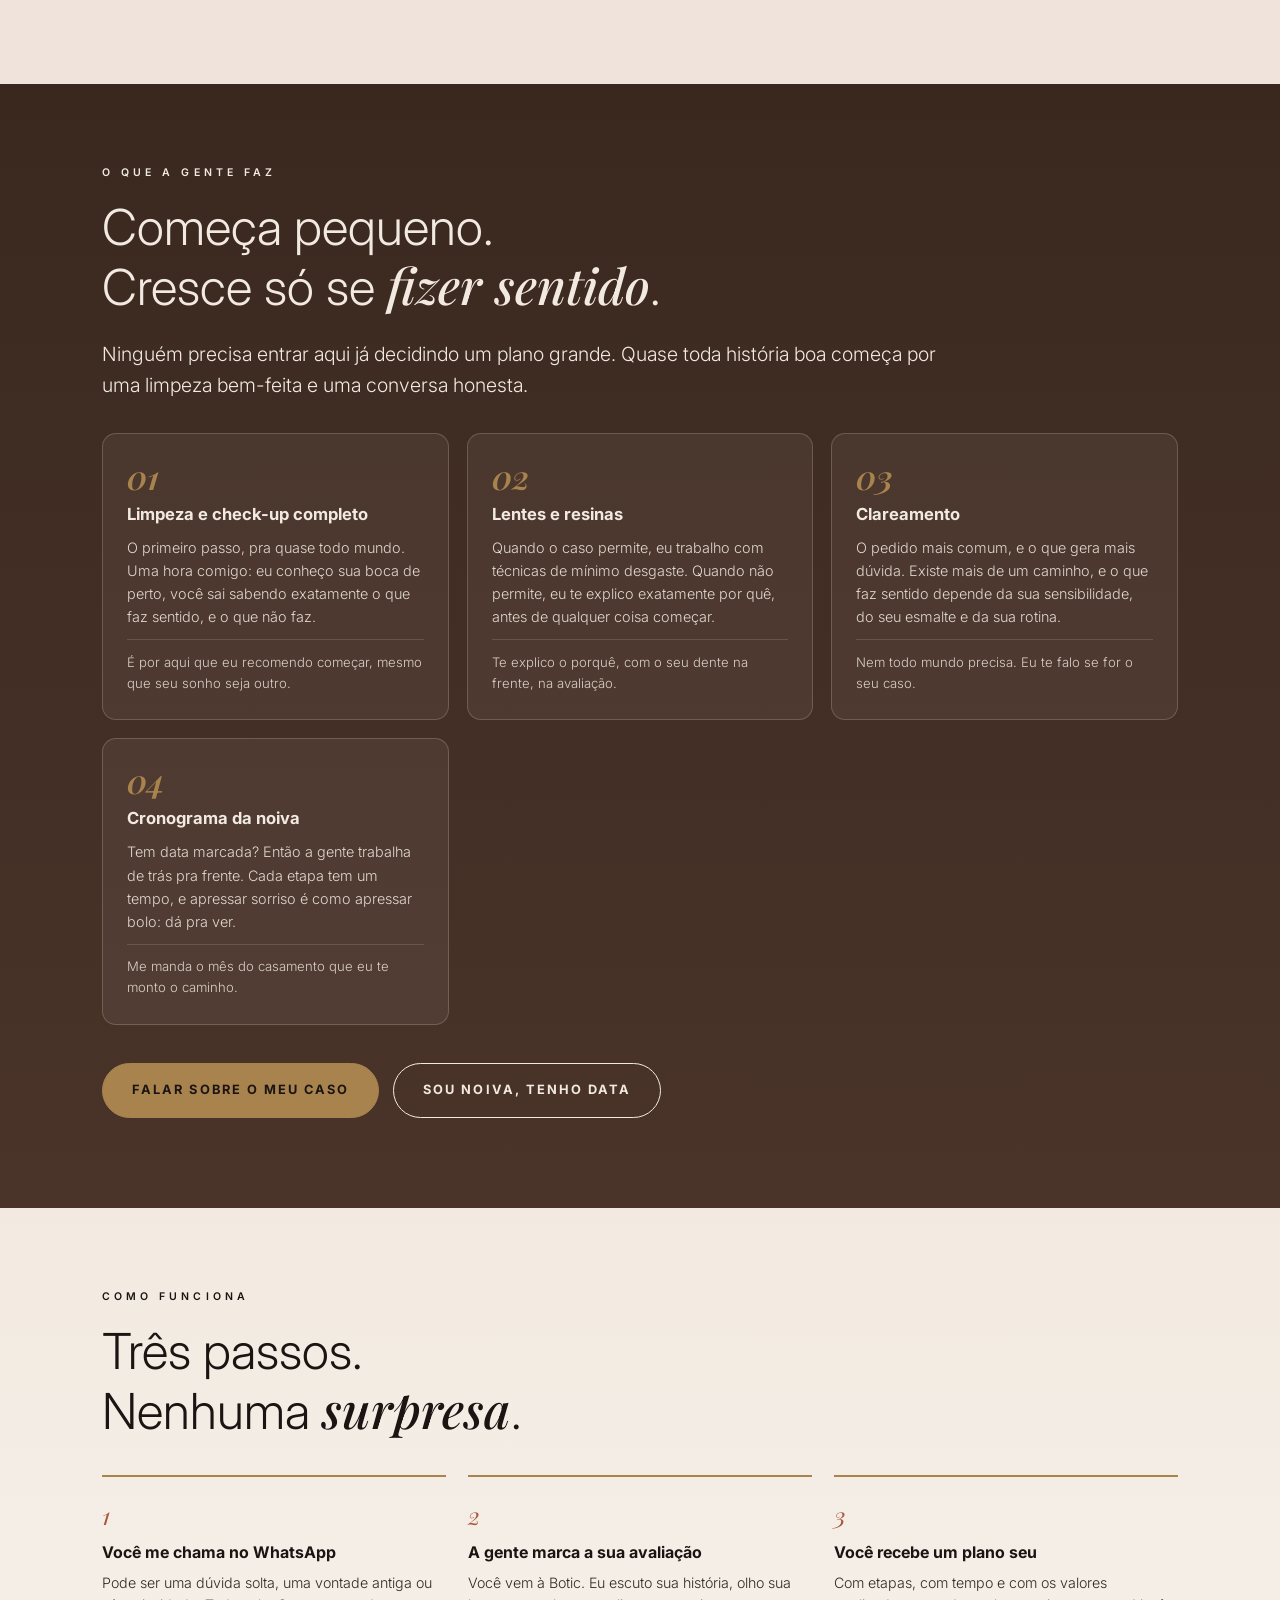
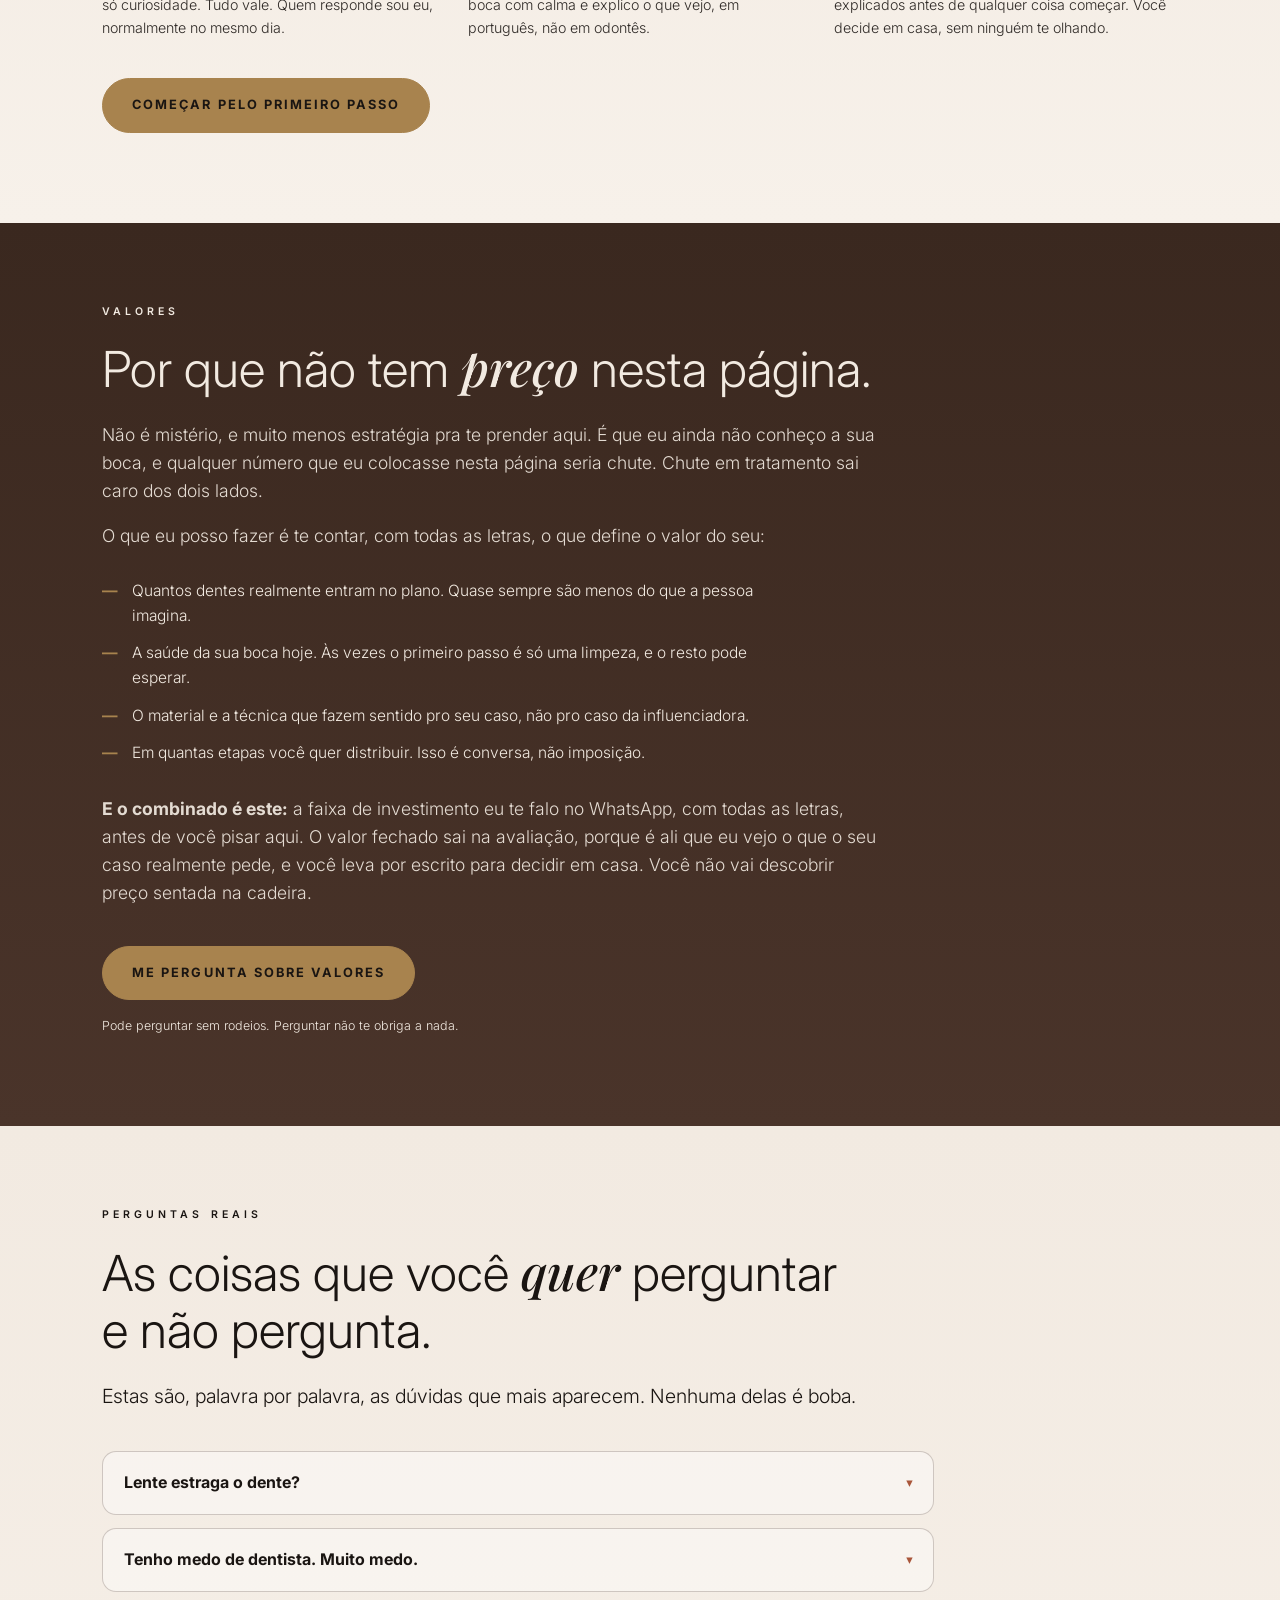
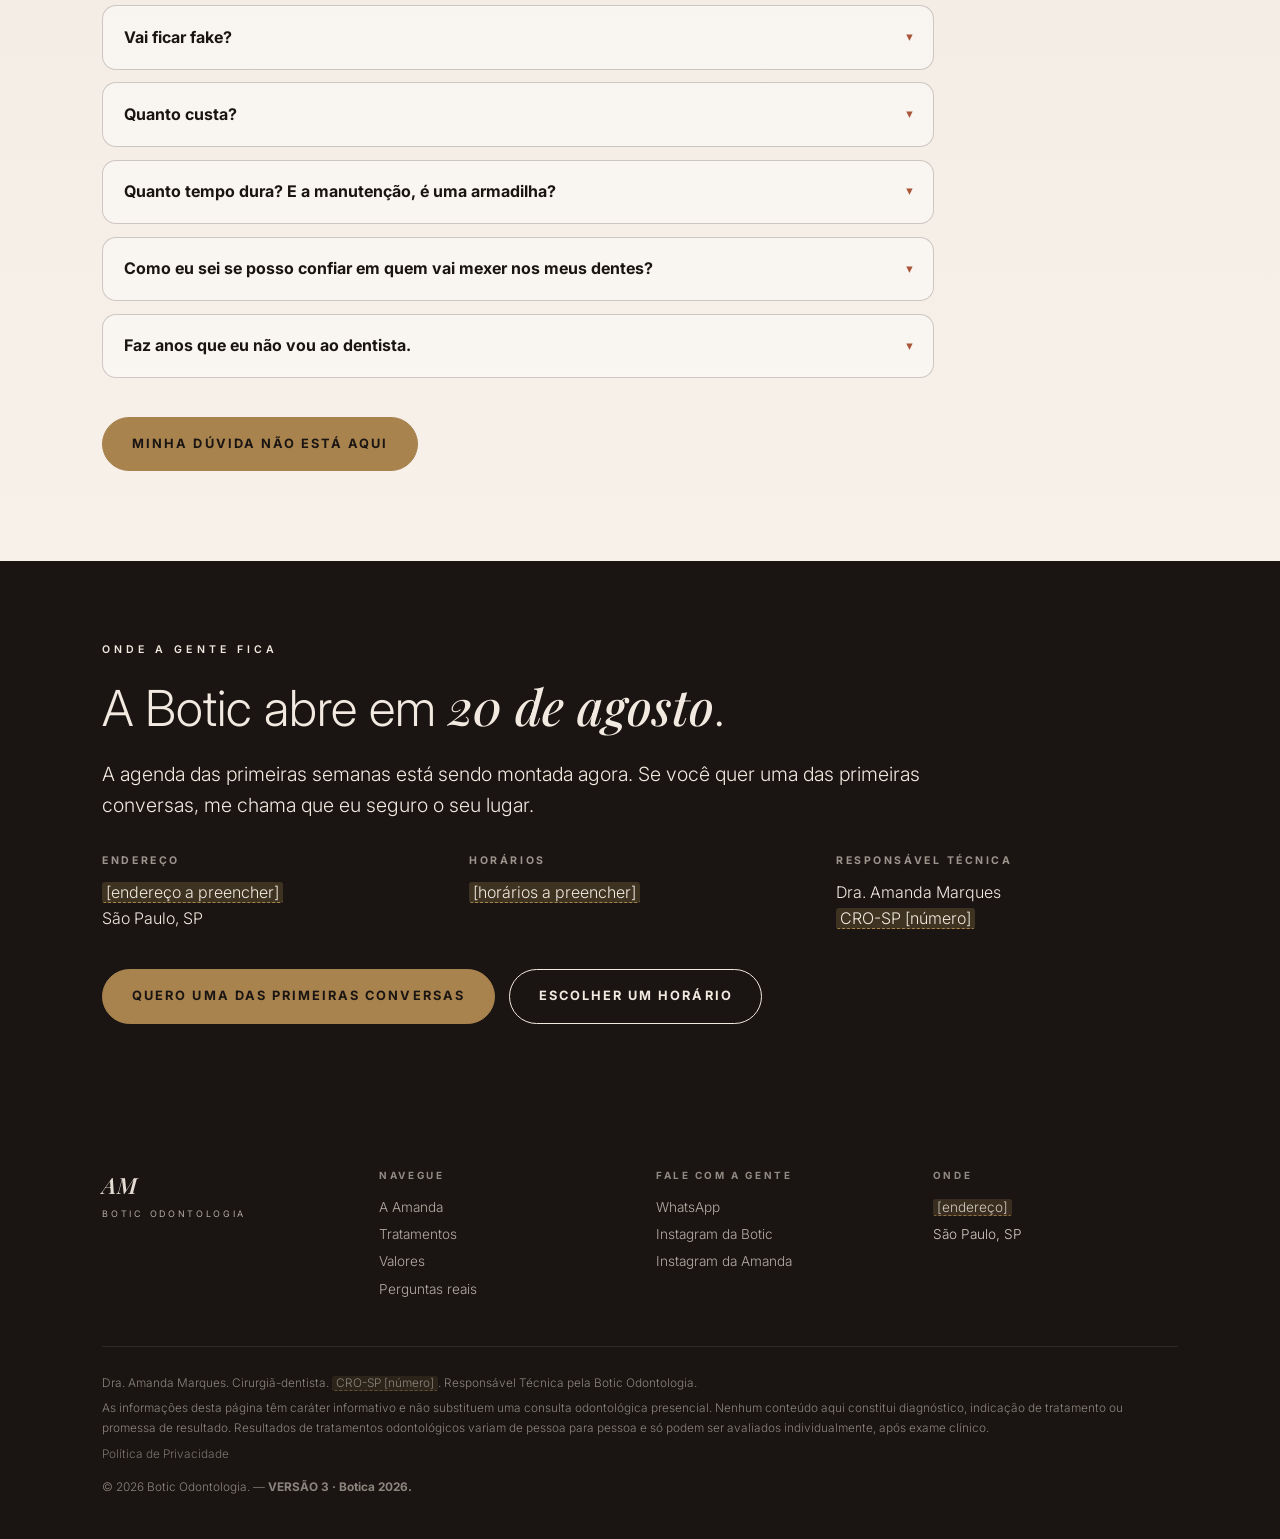
<file: homepage3/index.html>
<!DOCTYPE html>
<html lang="pt-BR">
<head>
<meta charset="UTF-8">
<meta name="viewport" content="width=device-width, initial-scale=1.0">
<title>Botic Odontologia | Dra. Amanda Marques | v3 — Botica 2026</title>
<meta name="description" content="Odontologia estética com a Dra. Amanda Marques em São Paulo. Paleta v3: Linho, Nude Rosé, Cacau, Espresso, Latão, Argila.">
<meta name="robots" content="noindex,nofollow">

<link rel="preconnect" href="https://fonts.googleapis.com">
<link rel="preconnect" href="https://fonts.gstatic.com" crossorigin>
<link href="https://fonts.googleapis.com/css2?family=Inter:wght@300;400;600;700&family=Playfair+Display:ital,wght@0,500;1,500;1,600&display=swap" rel="stylesheet">
<style>
:root{
  /* ---- PALETA v3 "BOTICA 2026" ------------------------------------
     Regra mestra: NADA na paleta é mais claro que um dente.
     Linho (#F2EAE1) é o teto. Assim, em toda foto, o sorriso é o
     ponto mais brilhante da tela. Sempre.

     linho  = fundo claro       (limpo, sem ser hospital)
     nude   = fundo suave       (cor de pele, não de clínica)
     cacau  = fundo escuro      (marrom, nunca preto — a preferência dela)
     esp    = tinta             (preto-amarronzado)
     latao  = o único metal     (ouro, usado fino)
     argila = acento único      (o Caramelo Picante dela, contido)

     Verde: cortado.  Branco puro: cortado.  Azul clínico: cortado.
     ------------------------------------------------------------------ */
  --linho:#F2EAE1; --linho-hi:#F7F1EA;
  --nude:#EFE3DB;
  --cacau:#4A342A; --cacau-deep:#3A281F;
  --esp:#1A1512;
  --latao:#A8834E;
  --argila:#A9563A;
  --paper:#F2EAE1;

  --sans:'Inter',-apple-system,system-ui,sans-serif; --serif:'Playfair Display',Georgia,serif;
}
*{margin:0;padding:0;box-sizing:border-box}
html{scroll-behavior:smooth}
body{font-family:var(--sans);color:var(--esp);background:var(--esp);line-height:1.6;-webkit-font-smoothing:antialiased}

section{padding:9vh 8% 10vh;position:relative}
.g-esp{background:var(--esp);color:var(--paper)}
.g-cacau{background:linear-gradient(180deg,var(--cacau-deep) 0%,var(--cacau) 100%);color:var(--paper)}
.g-nude{background:var(--nude);color:var(--esp)}
.g-linho{background:linear-gradient(180deg,var(--linho) 0%,var(--linho-hi) 100%);color:var(--esp)}

.mono{font-family:var(--serif);font-style:italic;font-weight:600;letter-spacing:.02em;text-align:center;font-size:1.7rem;opacity:.94}
.mono small{display:block;font-family:var(--sans);font-style:normal;font-weight:400;font-size:.56rem;letter-spacing:.42em;text-transform:uppercase;margin-top:.2rem;opacity:.75}
.eyebrow{font-size:.66rem;letter-spacing:.38em;text-transform:uppercase;font-weight:600;opacity:.65;margin-bottom:1.1rem}
h1{font-weight:300;font-size:clamp(2.1rem,6.2vw,4.4rem);line-height:1.12;letter-spacing:-.01em}
h2{font-weight:300;font-size:clamp(1.7rem,4.6vw,3.1rem);line-height:1.15;margin-bottom:1.4rem}
h1 b,h2 b{font-weight:700}
h1 i,h2 i,.si{font-family:var(--serif);font-style:italic;font-weight:500}
.lead{font-size:clamp(1rem,2.1vw,1.22rem);font-weight:300;max-width:44em;opacity:.9}
/* latão: o único metal, usado fino — só filetes, chips, numerais */
.hr{width:44px;height:2px;background:var(--latao);border:none;margin:1.6rem 0}
.rv{opacity:0;transform:translateY(26px);transition:opacity .8s ease,transform .8s ease}
.rv.on{opacity:1;transform:none}

.ctarow{display:flex;flex-wrap:wrap;gap:.9rem;margin-top:2.4rem;align-items:center}
.btn{display:inline-flex;align-items:center;gap:.6rem;padding:1rem 1.8rem;border-radius:999px;font-family:var(--sans);font-size:.8rem;letter-spacing:.16em;text-transform:uppercase;font-weight:700;cursor:pointer;text-decoration:none;transition:all .25s;border:1px solid transparent}
.btn-p{background:var(--latao);color:var(--esp);border-color:var(--latao)}
.btn-p:hover{background:#bb9560;border-color:#bb9560;transform:translateY(-2px)}
.btn-s{background:transparent;color:inherit;border-color:currentColor}
.btn-s:hover{background:var(--argila);border-color:var(--argila);color:var(--linho)}
.btn svg{width:17px;height:17px;flex-shrink:0}
.microcopy{font-size:.78rem;opacity:.72;margin-top:1rem;font-weight:300}

.grid{display:grid;gap:1.1rem;margin-top:2rem}
.cards2{grid-template-columns:repeat(auto-fit,minmax(min(100%,290px),1fr))}
.card{border:1px solid rgba(74,52,42,.22);border-radius:14px;padding:1.6rem 1.5rem;background:rgba(255,255,255,.34)}
.g-esp .card,.g-cacau .card{background:rgba(242,234,225,.06);border-color:rgba(242,234,225,.2)}
.card h3{font-weight:700;font-size:1.04rem;margin-bottom:.55rem}
.card p{font-size:.9rem;font-weight:300;opacity:.9}
.card .note{font-size:.82rem;margin-top:.7rem;padding-top:.7rem;border-top:1px solid rgba(74,52,42,.2);opacity:.85}
.g-esp .card .note,.g-cacau .card .note{border-color:rgba(242,234,225,.18)}
.knum{font-family:var(--serif);font-style:italic;font-weight:600;font-size:2.1rem;line-height:1;display:block;margin-bottom:.45rem;color:var(--argila)}
.g-esp .knum,.g-cacau .knum{color:var(--latao)}

.blist{margin:1.8rem 0;display:grid;gap:.8rem;max-width:44em}
.blist div{display:flex;gap:.85rem;font-size:.97rem;font-weight:300}
.blist div::before{content:"—";color:var(--latao);font-weight:700;flex-shrink:0}
.story p{font-size:clamp(.98rem,1.9vw,1.1rem);font-weight:300;max-width:44em;margin-bottom:1.05rem;opacity:.92}

.acc{border:1px solid rgba(74,52,42,.24);border-radius:14px;margin-bottom:.8rem;overflow:hidden;background:rgba(255,255,255,.4);max-width:52em}
.acc>button{all:unset;box-sizing:border-box;display:flex;justify-content:space-between;align-items:center;gap:1rem;width:100%;padding:1.15rem 1.3rem;cursor:pointer}
.acc>button h3{font-size:1rem;font-weight:700}
.acc .chev{transition:transform .35s;color:var(--argila);flex-shrink:0;font-size:.8rem}
.acc.open .chev{transform:rotate(180deg)}
.acc .bd{max-height:0;overflow:hidden;transition:max-height .45s ease;padding:0 1.3rem}
.acc.open .bd{max-height:900px;padding:0 1.3rem 1.3rem}
.acc .bd p{font-size:.92rem;font-weight:300;opacity:.92;margin-bottom:.7rem}
.acc .bd p:last-child{margin-bottom:0}
.acc .bd a{color:var(--cacau);font-weight:600}

.steps{display:grid;grid-template-columns:repeat(auto-fit,minmax(min(100%,240px),1fr));gap:1.4rem;margin-top:2.2rem}
.step{padding-top:1.2rem;border-top:2px solid var(--latao)}
.step .n{font-family:var(--serif);font-style:italic;font-size:1.5rem;color:var(--argila);display:block;margin-bottom:.3rem}
.g-esp .step .n,.g-cacau .step .n{color:var(--latao)}
.step h3{font-size:1rem;font-weight:700;margin-bottom:.4rem}
.step p{font-size:.89rem;font-weight:300;opacity:.9}

.inforow{display:grid;grid-template-columns:repeat(auto-fit,minmax(min(100%,260px),1fr));gap:1.6rem;margin-top:2rem}
.info h3{font-size:.66rem;letter-spacing:.24em;text-transform:uppercase;font-weight:700;opacity:.6;margin-bottom:.6rem}
.info p{font-size:1rem;font-weight:300}
.pend{background:rgba(168,131,78,.26);border-bottom:1px dashed var(--latao);padding:0 .25rem;border-radius:3px}

/* float sits ABOVE the palette tab (bottom-right) */
.float{position:fixed;bottom:76px;right:20px;z-index:80;display:inline-flex;align-items:center;gap:.55rem;padding:.9rem 1.35rem;border-radius:999px;background:var(--cacau);color:var(--linho);text-decoration:none;font-size:.76rem;font-weight:700;letter-spacing:.12em;text-transform:uppercase;box-shadow:0 10px 30px rgba(26,21,18,.4);transition:transform .25s,background .25s}
.float:hover{transform:translateY(-3px);background:var(--argila)}
.float svg{width:19px;height:19px}

.topbar{position:fixed;top:0;left:0;right:0;height:3px;z-index:60;background:rgba(74,52,42,.25)}
.topbar i{display:block;height:100%;width:0;background:var(--latao);transition:width .2s}
.vbadge{position:fixed;top:12px;left:12px;z-index:70;background:var(--esp);color:var(--linho);font-size:.58rem;letter-spacing:.2em;text-transform:uppercase;font-weight:700;padding:.45rem .8rem;border-radius:999px;opacity:.92}

footer{background:var(--esp);color:var(--paper);padding:6vh 8% 4vh;font-size:.85rem;font-weight:300}
footer .fgrid{display:grid;grid-template-columns:repeat(auto-fit,minmax(min(100%,220px),1fr));gap:2rem;margin-bottom:2.5rem}
footer h4{font-size:.62rem;letter-spacing:.26em;text-transform:uppercase;font-weight:700;opacity:.55;margin-bottom:.8rem}
footer a{color:var(--paper);text-decoration:none;opacity:.85}
footer a:hover{color:var(--latao)}
footer p{opacity:.85;margin-bottom:.35rem}
.legal{border-top:1px solid rgba(242,234,225,.16);padding-top:1.6rem;font-size:.74rem;opacity:.62;line-height:1.7}

@media(max-width:640px){
  section{padding:7vh 7% 8vh}
  .float{bottom:64px;right:14px;padding:.8rem 1.1rem;font-size:.7rem}
  .btn{padding:.9rem 1.4rem;font-size:.74rem}
}
</style>
</head>
<body>

<div class="topbar"><i id="prog"></i></div>
<div class="vbadge">v3 · botica 2026</div>

<!-- ============ HERO — ESPRESSO. O escuro é a assinatura. ============ -->
<section class="g-esp" id="inicio" style="min-height:100vh;display:flex;flex-direction:column;justify-content:center">
  <div class="mono rv">AM<small>Botic Odontologia</small></div>
  <div style="margin-top:auto;padding-top:8vh">
    <p class="eyebrow rv">São Paulo · Inauguração 20 de agosto</p>
    <h1 class="rv">O sorriso é a coluna que falta<br>na sua <i>rotina de beleza</i>.</h1>
    <hr class="hr rv">
    <p class="lead rv">Odontologia estética com a Dra. Amanda Marques. Sem medo, sem julgamento, sem pressa. E sem você descobrir o valor sentada na cadeira.</p>
    <div class="ctarow rv">
      <a class="btn btn-p" data-wa="HERO-SORRISO" href="#">
        <svg viewBox="0 0 24 24" fill="currentColor"><path d="M17.5 14.4c-.3-.2-1.7-.9-2-1-.3-.1-.5-.1-.7.1-.2.3-.7 1-.9 1.2-.2.2-.3.2-.6.1-.3-.2-1.2-.5-2.3-1.4-.9-.8-1.4-1.7-1.6-2-.2-.3 0-.5.1-.6l.5-.5c.1-.2.2-.3.3-.5 0-.2 0-.4-.1-.5 0-.2-.7-1.6-.9-2.2-.2-.6-.5-.5-.7-.5h-.6c-.2 0-.5.1-.8.4-.3.3-1 1-1 2.4s1.1 2.8 1.2 3c.2.2 2.1 3.2 5.1 4.5.7.3 1.3.5 1.7.6.7.2 1.4.2 1.9.1.6-.1 1.7-.7 2-1.4.2-.7.2-1.3.2-1.4-.1-.2-.3-.2-.5-.4M12 2a10 10 0 0 0-8.6 15.1L2 22l5-1.3A10 10 0 1 0 12 2m0 18.2c-1.6 0-3.2-.4-4.6-1.3l-.3-.2-3.1.8.8-3-.2-.3A8.2 8.2 0 1 1 12 20.2"/></svg>
        Falar com a Amanda
      </a>
      <a class="btn btn-s" href="/agendar/?s=HEROV3">Agendar avaliação</a>
    </div>
    <p class="microcopy rv">Quem responde é a Amanda. Não é robô.</p>
  </div>
</section>

<!-- ============ AMANDA — NUDE ============ -->
<section class="g-nude" id="amanda">
  <p class="eyebrow rv">Quem vai cuidar de você</p>
  <h2 class="rv">Prazer, eu sou a <i>Amanda</i>.</h2>
  <p class="microcopy rv" style="margin-top:-.6rem;margin-bottom:1.4rem">Cirurgiã-dentista. <span class="pend" data-fill="cro">CRO-SP [número]</span>.</p>
  <div class="story rv">
    <p>Sou dentista, formada e apaixonada por uma parte do corpo que a maioria das pessoas só lembra quando dói. Passei anos vendo gente boa adiar consulta por vergonha, por medo, ou porque uma vez alguém falou alto demais sobre a boca dela.</p>
    <p>A Botic nasceu disso. Eu queria um lugar onde a pessoa entra sem prender a respiração.</p>
  </div>
  <div class="blist rv">
    <div>Nas primeiras semanas, quem responde no WhatsApp sou eu. A avaliação é comigo, do começo ao fim.</div>
    <div>Toda proposta sai da sua avaliação, nunca de uma tabela pronta.</div>
    <div>Se o melhor pra você hoje for só uma limpeza e voltar daqui a um ano, é isso que eu vou te dizer.</div>
    <div>Eu não prometo resultado. Eu prometo que você vai entender exatamente o que está acontecendo na sua boca, e decidir com calma.</div>
  </div>
  <div class="ctarow rv">
    <a class="btn btn-p" data-wa="AMANDA-SORRISO" href="#">Me conta seu caso</a>
  </div>
</section>

<!-- ============ TRATAMENTOS — CACAU ============ -->
<section class="g-cacau" id="tratamentos">
  <p class="eyebrow rv">O que a gente faz</p>
  <h2 class="rv">Começa pequeno.<br>Cresce só se <i>fizer sentido</i>.</h2>
  <p class="lead rv">Ninguém precisa entrar aqui já decidindo um plano grande. Quase toda história boa começa por uma limpeza bem-feita e uma conversa honesta.</p>

  <div class="grid cards2 rv">
    <div class="card">
      <span class="knum">01</span>
      <h3>Limpeza e check-up completo</h3>
      <p>O primeiro passo, pra quase todo mundo. Uma hora comigo: eu conheço sua boca de perto, você sai sabendo exatamente o que faz sentido, e o que não faz.</p>
      <p class="note">É por aqui que eu recomendo começar, mesmo que seu sonho seja outro.</p>
    </div>
    <div class="card">
      <span class="knum">02</span>
      <h3>Lentes e resinas</h3>
      <p>Quando o caso permite, eu trabalho com técnicas de mínimo desgaste. Quando não permite, eu te explico exatamente por quê, antes de qualquer coisa começar.</p>
      <p class="note">Te explico o porquê, com o seu dente na frente, na avaliação.</p>
    </div>
    <div class="card">
      <span class="knum">03</span>
      <h3>Clareamento</h3>
      <p>O pedido mais comum, e o que gera mais dúvida. Existe mais de um caminho, e o que faz sentido depende da sua sensibilidade, do seu esmalte e da sua rotina.</p>
      <p class="note">Nem todo mundo precisa. Eu te falo se for o seu caso.</p>
    </div>
    <div class="card">
      <span class="knum">04</span>
      <h3>Cronograma da noiva</h3>
      <p>Tem data marcada? Então a gente trabalha de trás pra frente. Cada etapa tem um tempo, e apressar sorriso é como apressar bolo: dá pra ver.</p>
      <p class="note">Me manda o mês do casamento que eu te monto o caminho.</p>
    </div>
  </div>
  <div class="ctarow rv">
    <a class="btn btn-p" data-wa="SERVICOS-SORRISO" href="#">Falar sobre o meu caso</a>
    <a class="btn btn-s" data-wa="SERVICOS-NOIVA" href="#">Sou noiva, tenho data</a>
  </div>
</section>

<!-- ============ COMO FUNCIONA — LINHO ============ -->
<section class="g-linho" id="como-funciona">
  <p class="eyebrow rv">Como funciona</p>
  <h2 class="rv">Três passos.<br>Nenhuma <i>surpresa</i>.</h2>
  <div class="steps rv">
    <div class="step">
      <span class="n">1</span>
      <h3>Você me chama no WhatsApp</h3>
      <p>Pode ser uma dúvida solta, uma vontade antiga ou só curiosidade. Tudo vale. Quem responde sou eu, normalmente no mesmo dia.</p>
    </div>
    <div class="step">
      <span class="n">2</span>
      <h3>A gente marca a sua avaliação</h3>
      <p>Você vem à Botic. Eu escuto sua história, olho sua boca com calma e explico o que vejo, em português, não em odontês.</p>
    </div>
    <div class="step">
      <span class="n">3</span>
      <h3>Você recebe um plano seu</h3>
      <p>Com etapas, com tempo e com os valores explicados antes de qualquer coisa começar. Você decide em casa, sem ninguém te olhando.</p>
    </div>
  </div>
  <div class="ctarow rv">
    <a class="btn btn-p" data-wa="COMO-SORRISO" href="#">Começar pelo primeiro passo</a>
  </div>
</section>

<!-- ============ VALORES — CACAU ============ -->
<section class="g-cacau" id="valores">
  <p class="eyebrow rv">Valores</p>
  <h2 class="rv">Por que não tem <i>preço</i> nesta página.</h2>
  <div class="story rv">
    <p>Não é mistério, e muito menos estratégia pra te prender aqui. É que eu ainda não conheço a sua boca, e qualquer número que eu colocasse nesta página seria chute. Chute em tratamento sai caro dos dois lados.</p>
    <p>O que eu posso fazer é te contar, com todas as letras, o que define o valor do seu:</p>
  </div>
  <div class="blist rv">
    <div>Quantos dentes realmente entram no plano. Quase sempre são menos do que a pessoa imagina.</div>
    <div>A saúde da sua boca hoje. Às vezes o primeiro passo é só uma limpeza, e o resto pode esperar.</div>
    <div>O material e a técnica que fazem sentido pro seu caso, não pro caso da influenciadora.</div>
    <div>Em quantas etapas você quer distribuir. Isso é conversa, não imposição.</div>
  </div>
  <div class="story rv">
    <p><b>E o combinado é este:</b> a faixa de investimento eu te falo no WhatsApp, com todas as letras, antes de você pisar aqui. O valor fechado sai na avaliação, porque é ali que eu vejo o que o seu caso realmente pede, e você leva por escrito para decidir em casa. Você não vai descobrir preço sentada na cadeira.</p>
  </div>
  <div class="ctarow rv">
    <a class="btn btn-p" data-wa="PRECO-SORRISO" href="#">Me pergunta sobre valores</a>
  </div>
  <p class="microcopy rv">Pode perguntar sem rodeios. Perguntar não te obriga a nada.</p>
</section>

<!-- ============ PERGUNTAS — LINHO ============ -->
<section class="g-linho" id="perguntas">
  <p class="eyebrow rv">Perguntas reais</p>
  <h2 class="rv">As coisas que você <i>quer</i> perguntar<br>e não pergunta.</h2>
  <p class="lead rv" style="margin-bottom:2.4rem">Estas são, palavra por palavra, as dúvidas que mais aparecem. Nenhuma delas é boba.</p>

  <div class="acc rv">
    <button><h3>Lente estraga o dente?</h3><span class="chev">▾</span></button>
    <div class="bd">
      <p>Essa é <i>a</i> pergunta, e ela é justa, porque muita gente já viu história ruim. A resposta honesta: depende de quanto se desgasta, e isso depende da técnica e do seu caso.</p>
      <p>Existem abordagens de mínimo desgaste, em que se remove muito pouco ou quase nada de estrutura dental. Elas não servem para todos os casos. Isso é uma decisão clínica, não uma preferência de catálogo, e só dá para saber depois de examinar a sua boca.</p>
      <p>Por isso eu não respondo isso por foto, nem por Instagram. Eu respondo com o seu dente na minha frente, te mostrando exatamente o que seria feito e o que <b>não</b> seria.</p>
    </div>
  </div>

  <div class="acc rv">
    <button><h3>Tenho medo de dentista. Muito medo.</h3><span class="chev">▾</span></button>
    <div class="bd">
      <p>Então você já fez a parte mais difícil, que é dizer isso em voz alta. Me conta no WhatsApp antes de vir. Sério: escreve "tenho medo" e pronto, o resto eu conduzo.</p>
      <p>A gente ajusta o ritmo, explica cada passo antes de fazer, combina um sinal pra você me parar quando quiser. Você manda no tempo, não eu.</p>
      <p>Ninguém aqui vai te dar sermão sobre o tempo que você passou sem vir. Esse julgamento não existe na minha cadeira.</p>
    </div>
  </div>

  <div class="acc rv">
    <button><h3>Vai ficar fake?</h3><span class="chev">▾</span></button>
    <div class="bd">
      <p>Só se você quiser. E ainda assim eu vou te fazer umas perguntas antes.</p>
      <p>Dente natural tem textura, tem translucidez na ponta, tem uma leve assimetria que o olho reconhece mesmo sem saber explicar. Sorriso que parece "colado" quase sempre é resultado de branco demais, tamanho igual demais e formato copiado de outra pessoa.</p>
      <p>O ponto de partida do seu plano é o seu rosto. Não é uma referência que veio no print.</p>
    </div>
  </div>

  <div class="acc rv">
    <button><h3>Quanto custa?</h3><span class="chev">▾</span></button>
    <div class="bd">
      <p>No WhatsApp eu consigo te dar uma faixa de investimento assim que entender o que você procura, sem enrolação e sem compromisso nenhum. O valor fechado só sai depois da avaliação presencial, porque é ali que eu vejo o que o seu caso realmente pede.</p>
      <p>O que eu não faço é colocar tabela nesta página. Preço sem exame é chute, e chute não ajuda ninguém a decidir. <a href="#valores">Expliquei direitinho aqui em cima.</a></p>
    </div>
  </div>

  <div class="acc rv">
    <button><h3>Quanto tempo dura? E a manutenção, é uma armadilha?</h3><span class="chev">▾</span></button>
    <div class="bd">
      <p>Nada que a gente coloca na sua boca é para sempre. Não existe material eterno, e qualquer previsão de durabilidade é uma estimativa, nunca uma promessa. Ela depende do material, da sua mordida e dos seus hábitos (apertar os dentes à noite, roer unha, gelo, abrir garrafa. Sim, eu vou perguntar.)</p>
      <p>Manutenção existe, é normal e não deveria ser surpresa. Aqui, o plano de manutenção é combinado <b>antes</b> de começar: com que frequência a gente se vê depois e o que isso significa.</p>
    </div>
  </div>

  <div class="acc rv">
    <button><h3>Como eu sei se posso confiar em quem vai mexer nos meus dentes?</h3><span class="chev">▾</span></button>
    <div class="bd">
      <p>Perguntando coisas difíceis. Eu te dou a lista, e ela vale pra qualquer dentista, inclusive pra mim:</p>
      <p>"Quanto do meu dente você vai desgastar, em milímetros?" · "Posso ver o planejamento antes?" · "O que acontece se eu não gostar?" · "Quem faz o acompanhamento depois?" · "Qual o seu CRO?"</p>
      <p>Você tem direito a uma resposta clara para cada uma delas, aqui e em qualquer consultório. Se você sair de uma avaliação sem entender o que foi combinado, pergunte de novo. Perguntar faz parte do tratamento.</p>
    </div>
  </div>

  <div class="acc rv">
    <button><h3>Faz anos que eu não vou ao dentista.</h3><span class="chev">▾</span></button>
    <div class="bd">
      <p>Ótimo. Você está voltando. É literalmente o meu trabalho preferido.</p>
      <p>Recomeço aqui é bem-vindo, sem cara feia, sem "nossa, mas está assim há quanto tempo?". A gente olha o que tem, organiza por prioridade e resolve por partes. Nada de plano gigante no primeiro dia.</p>
    </div>
  </div>

  <div class="ctarow rv">
    <a class="btn btn-p" data-wa="FAQ-SORRISO" href="#">Minha dúvida não está aqui</a>
  </div>
</section>

<!-- ============ AGENDA — ESPRESSO ============ -->
<section class="g-esp" id="agenda">
  <p class="eyebrow rv">Onde a gente fica</p>
  <h2 class="rv">A Botic abre em <i>20 de agosto</i>.</h2>
  <p class="lead rv">A agenda das primeiras semanas está sendo montada agora. Se você quer uma das primeiras conversas, me chama que eu seguro o seu lugar.</p>

  <div class="inforow rv">
    <div class="info">
      <h3>Endereço</h3>
      <p><span class="pend" data-fill="endereco">[endereço a preencher]</span><br>São Paulo, SP</p>
    </div>
    <div class="info">
      <h3>Horários</h3>
      <p><span class="pend" data-fill="horario">[horários a preencher]</span></p>
    </div>
    <div class="info">
      <h3>Responsável técnica</h3>
      <p>Dra. Amanda Marques<br><span class="pend" data-fill="cro">CRO-SP [número]</span></p>
    </div>
  </div>

  <div class="ctarow rv">
    <a class="btn btn-p" data-wa="AGENDA-SORRISO" href="#">Quero uma das primeiras conversas</a>
    <a class="btn btn-s" href="/agendar/?s=AGENDAV3">Escolher um horário</a>
  </div>
</section>

<footer>
  <div class="fgrid">
    <div>
      <div class="mono" style="text-align:left;font-size:1.4rem">AM<small style="letter-spacing:.3em">Botic Odontologia</small></div>
    </div>
    <div>
      <h4>Navegue</h4>
      <p><a href="#amanda">A Amanda</a></p>
      <p><a href="#tratamentos">Tratamentos</a></p>
      <p><a href="#valores">Valores</a></p>
      <p><a href="#perguntas">Perguntas reais</a></p>
    </div>
    <div>
      <h4>Fale com a gente</h4>
      <p><a data-wa="FOOTER-SORRISO" href="#">WhatsApp</a></p>
      <p><a href="https://instagram.com/boticodontologia" target="_blank" rel="noopener">Instagram da Botic</a></p>
      <p><a href="https://instagram.com/odontoamandamarques" target="_blank" rel="noopener">Instagram da Amanda</a></p>
    </div>
    <div>
      <h4>Onde</h4>
      <p><span class="pend" data-fill="endereco">[endereço]</span></p>
      <p>São Paulo, SP</p>
    </div>
  </div>
  <div class="legal">
    <p>Dra. Amanda Marques. Cirurgiã-dentista. <span class="pend" data-fill="cro">CRO-SP [número]</span>. Responsável Técnica pela Botic Odontologia.</p>
    <p>As informações desta página têm caráter informativo e não substituem uma consulta odontológica presencial. Nenhum conteúdo aqui constitui diagnóstico, indicação de tratamento ou promessa de resultado. Resultados de tratamentos odontológicos variam de pessoa para pessoa e só podem ser avaliados individualmente, após exame clínico.</p>
    <p><a href="/politica-de-privacidade/">Política de Privacidade</a></p>
    <p style="margin-top:.8rem">© 2026 Botic Odontologia. — <b>VERSÃO 3 · Botica 2026.</b></p>
  </div>
</footer>

<a class="float" data-wa="FLOAT-SORRISO" href="#">
  <svg viewBox="0 0 24 24" fill="currentColor"><path d="M17.5 14.4c-.3-.2-1.7-.9-2-1-.3-.1-.5-.1-.7.1-.2.3-.7 1-.9 1.2-.2.2-.3.2-.6.1-.3-.2-1.2-.5-2.3-1.4-.9-.8-1.4-1.7-1.6-2-.2-.3 0-.5.1-.6l.5-.5c.1-.2.2-.3.3-.5 0-.2 0-.4-.1-.5 0-.2-.7-1.6-.9-2.2-.2-.6-.5-.5-.7-.5h-.6c-.2 0-.5.1-.8.4-.3.3-1 1-1 2.4s1.1 2.8 1.2 3c.2.2 2.1 3.2 5.1 4.5.7.3 1.3.5 1.7.6.7.2 1.4.2 1.9.1.6-.1 1.7-.7 2-1.4.2-.7.2-1.3.2-1.4-.1-.2-.3-.2-.5-.4M12 2a10 10 0 0 0-8.6 15.1L2 22l5-1.3A10 10 0 1 0 12 2m0 18.2c-1.6 0-3.2-.4-4.6-1.3l-.3-.2-3.1.8.8-3-.2-.3A8.2 8.2 0 1 1 12 20.2"/></svg>
  WhatsApp
</a>

<script>
const BOTIC = {
  whatsapp: "5511957876692",
  cro:      "CRO-SP [número]",
  endereco: "[endereço a preencher]",
  horario:  "[horários a preencher]"
};

const WA_MSG = {
  "HERO-SORRISO":     "Oi Amanda! Vim pelo site. SORRISO. Quero entender o meu caso. [SITE-V3-HERO-SORRISO]",
  "AMANDA-SORRISO":   "Oi Amanda! Vim pelo site. SORRISO. Queria te contar o meu caso. [SITE-V3-AMANDA-SORRISO]",
  "SERVICOS-SORRISO": "Oi Amanda! Vim pelo site. SORRISO. Queria falar sobre tratamento. [SITE-V3-SERVICOS-SORRISO]",
  "SERVICOS-NOIVA":   "Oi Amanda! Vim pelo site. NOIVA. Meu casamento é em ____. [SITE-V3-SERVICOS-NOIVA]",
  "COMO-SORRISO":     "Oi Amanda! Vim pelo site. SORRISO. Quero começar pela limpeza e check-up. [SITE-V3-COMO-SORRISO]",
  "PRECO-SORRISO":    "Oi Amanda! Vim pelo site. SORRISO. Queria perguntar sobre valores. [SITE-V3-PRECO-SORRISO]",
  "FAQ-SORRISO":      "Oi Amanda! Vim pelo site. SORRISO. Tenho uma dúvida que não estava lá. [SITE-V3-FAQ-SORRISO]",
  "AGENDA-SORRISO":   "Oi Amanda! Vim pelo site. SORRISO. Quero uma das primeiras conversas. [SITE-V3-AGENDA-SORRISO]",
  "FOOTER-SORRISO":   "Oi Amanda! Vim pelo site. SORRISO. [SITE-V3-FOOTER-SORRISO]",
  "FLOAT-SORRISO":    "Oi Amanda! Vim pelo site. SORRISO. [SITE-V3-FLOAT-SORRISO]"
};

document.querySelectorAll("[data-wa]").forEach(function(el){
  var key = el.getAttribute("data-wa");
  var msg = WA_MSG[key] || "Oi Amanda! Vim pelo site. SORRISO.";
  el.href = "https://wa.me/" + BOTIC.whatsapp + "?text=" + encodeURIComponent(msg);
  el.target = "_blank";
  el.rel = "noopener";
});

document.querySelectorAll("[data-fill]").forEach(function(el){
  var v = BOTIC[el.getAttribute("data-fill")];
  if (v && v.indexOf("[") === -1) { el.textContent = v; el.classList.remove("pend"); }
});

document.querySelectorAll(".acc > button").forEach(function(b){
  b.addEventListener("click", function(){ b.parentElement.classList.toggle("open"); });
});

var io2 = new IntersectionObserver(function(entries){
  entries.forEach(function(e){ if (e.isIntersecting) e.target.classList.add("on"); });
}, { threshold: 0.12 });
document.querySelectorAll(".rv").forEach(function(el){ io2.observe(el); });

window.addEventListener("scroll", function(){
  var h = document.documentElement;
  document.getElementById("prog").style.width =
    (h.scrollTop / (h.scrollHeight - h.clientHeight) * 100) + "%";
});
</script>

<!-- ===================================================================
     PAINEL DE PALETA — canto inferior DIREITO.
     REMOVER este bloco inteiro antes de publicar de verdade.
     ?design=1 abre  ·  ?design=0 esconde
     =================================================================== -->
<style>
#dp{position:fixed;right:0;bottom:0;z-index:200;font-family:var(--sans);font-size:13px}
#dpTab{all:unset;cursor:pointer;display:flex;align-items:center;gap:.5rem;background:#141210;color:#fff;padding:.7rem 1.1rem;border-radius:12px 0 0 0;font-weight:700;font-size:.7rem;letter-spacing:.14em;text-transform:uppercase;box-shadow:0 -4px 24px rgba(0,0,0,.3);margin-left:auto}
#dpBody{display:none;background:#141210;color:#fff;width:min(340px,92vw);max-height:78vh;overflow-y:auto;padding:1.2rem 1.1rem 1.1rem;box-shadow:0 -4px 40px rgba(0,0,0,.5)}
#dp.open #dpBody{display:block}
#dp.open #dpTab{border-radius:0}
#dpBody h4{font-size:.62rem;letter-spacing:.24em;text-transform:uppercase;opacity:.55;margin:0 0 .9rem;font-weight:700}
#dpBody h4:not(:first-child){margin-top:1.5rem}
.dpRow{display:flex;align-items:center;gap:.6rem;margin-bottom:.5rem}
.dpRow input[type=color]{width:34px;height:30px;border:1px solid rgba(255,255,255,.25);border-radius:6px;background:none;cursor:pointer;padding:2px;flex-shrink:0}
.dpRow input[type=text]{width:78px;background:rgba(255,255,255,.08);border:1px solid rgba(255,255,255,.18);color:#fff;border-radius:6px;padding:.35rem .45rem;font-family:ui-monospace,monospace;font-size:11px;flex-shrink:0}
.dpRow label{flex:1;font-size:11.5px;opacity:.8;line-height:1.3}
.dpPair{display:flex;justify-content:space-between;align-items:center;gap:.5rem;padding:.42rem 0;border-bottom:1px solid rgba(255,255,255,.08);font-size:11.5px}
.dpPair span{opacity:.8}
.dpChip{font-weight:700;font-size:10px;padding:.16rem .45rem;border-radius:999px;white-space:nowrap;flex-shrink:0}
.ok{background:#1f6b3a;color:#d6ffe6}.big{background:#7a5c10;color:#ffeeb8}.bad{background:#7d1d1d;color:#ffd9d9}
.dpBtns{display:flex;gap:.4rem;margin-top:1.1rem;flex-wrap:wrap}
.dpBtns button{all:unset;cursor:pointer;flex:1;text-align:center;min-width:88px;background:rgba(255,255,255,.1);border:1px solid rgba(255,255,255,.2);border-radius:8px;padding:.55rem .3rem;font-size:11px;font-weight:600}
.dpBtns button:hover{background:rgba(255,255,255,.2)}
#dpNote{font-size:10.5px;opacity:.45;margin-top:.9rem;line-height:1.5}
</style>

<div id="dp">
  <button id="dpTab">🎨 Paleta</button>
  <div id="dpBody">
    <h4>Cores</h4>
    <div id="dpRows"></div>
    <h4>Legibilidade do texto (WCAG)</h4>
    <div id="dpPairs"></div>
    <div class="dpBtns">
      <button id="dpReset">Restaurar</button>
      <button id="dpCss">Copiar CSS</button>
      <button id="dpLink">Copiar link</button>
    </div>
    <p id="dpNote">Ferramenta de preview. "Copiar link" gera uma URL com a sua paleta — manda pro Luke.</p>
  </div>
</div>

<script>
(function(){
  var TOKENS = [
    {v:"--linho",      l:"Linho (fundo claro)",      d:"#F2EAE1"},
    {v:"--linho-hi",   l:"Linho claro",              d:"#F7F1EA"},
    {v:"--nude",       l:"Nude Rosé (fundo suave)",  d:"#EFE3DB"},
    {v:"--cacau",      l:"Cacau (fundo escuro)",     d:"#4A342A"},
    {v:"--cacau-deep", l:"Cacau profundo",           d:"#3A281F"},
    {v:"--esp",        l:"Espresso (tinta)",         d:"#1A1512"},
    {v:"--latao",      l:"Latão (o único metal)",    d:"#A8834E"},
    {v:"--argila",     l:"Argila (acento)",          d:"#A9563A"},
    {v:"--paper",      l:"Tinta clara",              d:"#F2EAE1"}
  ];
  var PAIRS = [
    {g:"--linho", i:"--esp",   l:"Linho + Espresso"},
    {g:"--nude",  i:"--esp",   l:"Nude + Espresso"},
    {g:"--cacau", i:"--paper", l:"Cacau + tinta clara"},
    {g:"--esp",   i:"--paper", l:"Espresso + tinta clara"},
    {g:"--latao", i:"--esp",   l:"Latão + Espresso"},
    {g:"--argila",i:"--linho", l:"Argila + Linho (acento)"}
  ];

  var cur = {};
  TOKENS.forEach(function(t){ cur[t.v] = t.d; });

  function lum(h){
    h = h.replace("#","");
    var r=parseInt(h.substr(0,2),16)/255, g=parseInt(h.substr(2,2),16)/255, b=parseInt(h.substr(4,2),16)/255;
    function f(c){ return c<=0.03928 ? c/12.92 : Math.pow((c+0.055)/1.055,2.4); }
    return 0.2126*f(r)+0.7152*f(g)+0.0722*f(b);
  }
  function ratio(a,b){
    var l1=lum(a), l2=lum(b);
    if (l1<l2){ var t=l1; l1=l2; l2=t; }
    return (l1+0.05)/(l2+0.05);
  }
  function apply(){
    TOKENS.forEach(function(t){ document.documentElement.style.setProperty(t.v, cur[t.v]); });
    renderPairs();
  }
  function renderPairs(){
    var box = document.getElementById("dpPairs"); box.innerHTML = "";
    PAIRS.forEach(function(p){
      var r = ratio(cur[p.g], cur[p.i]);
      var cls = r>=4.5 ? "ok" : (r>=3 ? "big" : "bad");
      var txt = r>=4.5 ? "passa" : (r>=3 ? "só título" : "reprova");
      var row = document.createElement("div"); row.className = "dpPair";
      row.innerHTML = '<span>'+p.l+'</span><span class="dpChip '+cls+'">'+r.toFixed(2)+':1 · '+txt+'</span>';
      box.appendChild(row);
    });
  }
  function renderRows(){
    var box = document.getElementById("dpRows"); box.innerHTML = "";
    TOKENS.forEach(function(t){
      var row = document.createElement("div"); row.className = "dpRow";
      var ci = document.createElement("input"); ci.type="color"; ci.value=cur[t.v];
      var ti = document.createElement("input"); ti.type="text"; ti.value=cur[t.v];
      var lb = document.createElement("label"); lb.textContent = t.l;
      function set(h){
        if(!/^#[0-9a-fA-F]{6}$/.test(h)) return;
        cur[t.v]=h.toUpperCase(); ci.value=h; ti.value=h.toUpperCase(); apply();
      }
      ci.oninput = function(){ set(ci.value); };
      ti.onchange = function(){ set(ti.value.trim()); };
      row.appendChild(ci); row.appendChild(ti); row.appendChild(lb);
      box.appendChild(row);
    });
  }
  function readHash(){
    var m = location.hash.match(/p=([0-9a-fA-F,]+)/);
    if(!m) return;
    var parts = m[1].split(",");
    if (parts.length !== TOKENS.length) return;
    TOKENS.forEach(function(t,i){ cur[t.v] = "#" + parts[i].toUpperCase(); });
  }
  function hashOf(){
    return "#p=" + TOKENS.map(function(t){ return cur[t.v].replace("#",""); }).join(",");
  }
  function copy(txt, btn){
    navigator.clipboard.writeText(txt).then(function(){
      var o = btn.textContent; btn.textContent = "copiado ✓";
      setTimeout(function(){ btn.textContent = o; }, 1400);
    });
  }

  document.getElementById("dpTab").onclick = function(){
    document.getElementById("dp").classList.toggle("open");
  };
  document.getElementById("dpReset").onclick = function(){
    TOKENS.forEach(function(t){ cur[t.v] = t.d; });
    renderRows(); apply(); history.replaceState(null,"",location.pathname+location.search);
  };
  document.getElementById("dpCss").onclick = function(e){
    var css = ":root{\n" + TOKENS.map(function(t){ return "  " + t.v + ":" + cur[t.v] + ";"; }).join("\n") + "\n}";
    copy(css, e.target);
  };
  document.getElementById("dpLink").onclick = function(e){
    copy(location.origin + location.pathname + location.search + hashOf(), e.target);
  };

  var qp = new URLSearchParams(location.search).get("design");
  if (qp === "0"){ document.getElementById("dp").style.display = "none"; return; }

  readHash(); renderRows(); apply();
  if (qp === "1") document.getElementById("dp").classList.add("open");
})();
</script>

</body>
</html>
</file>
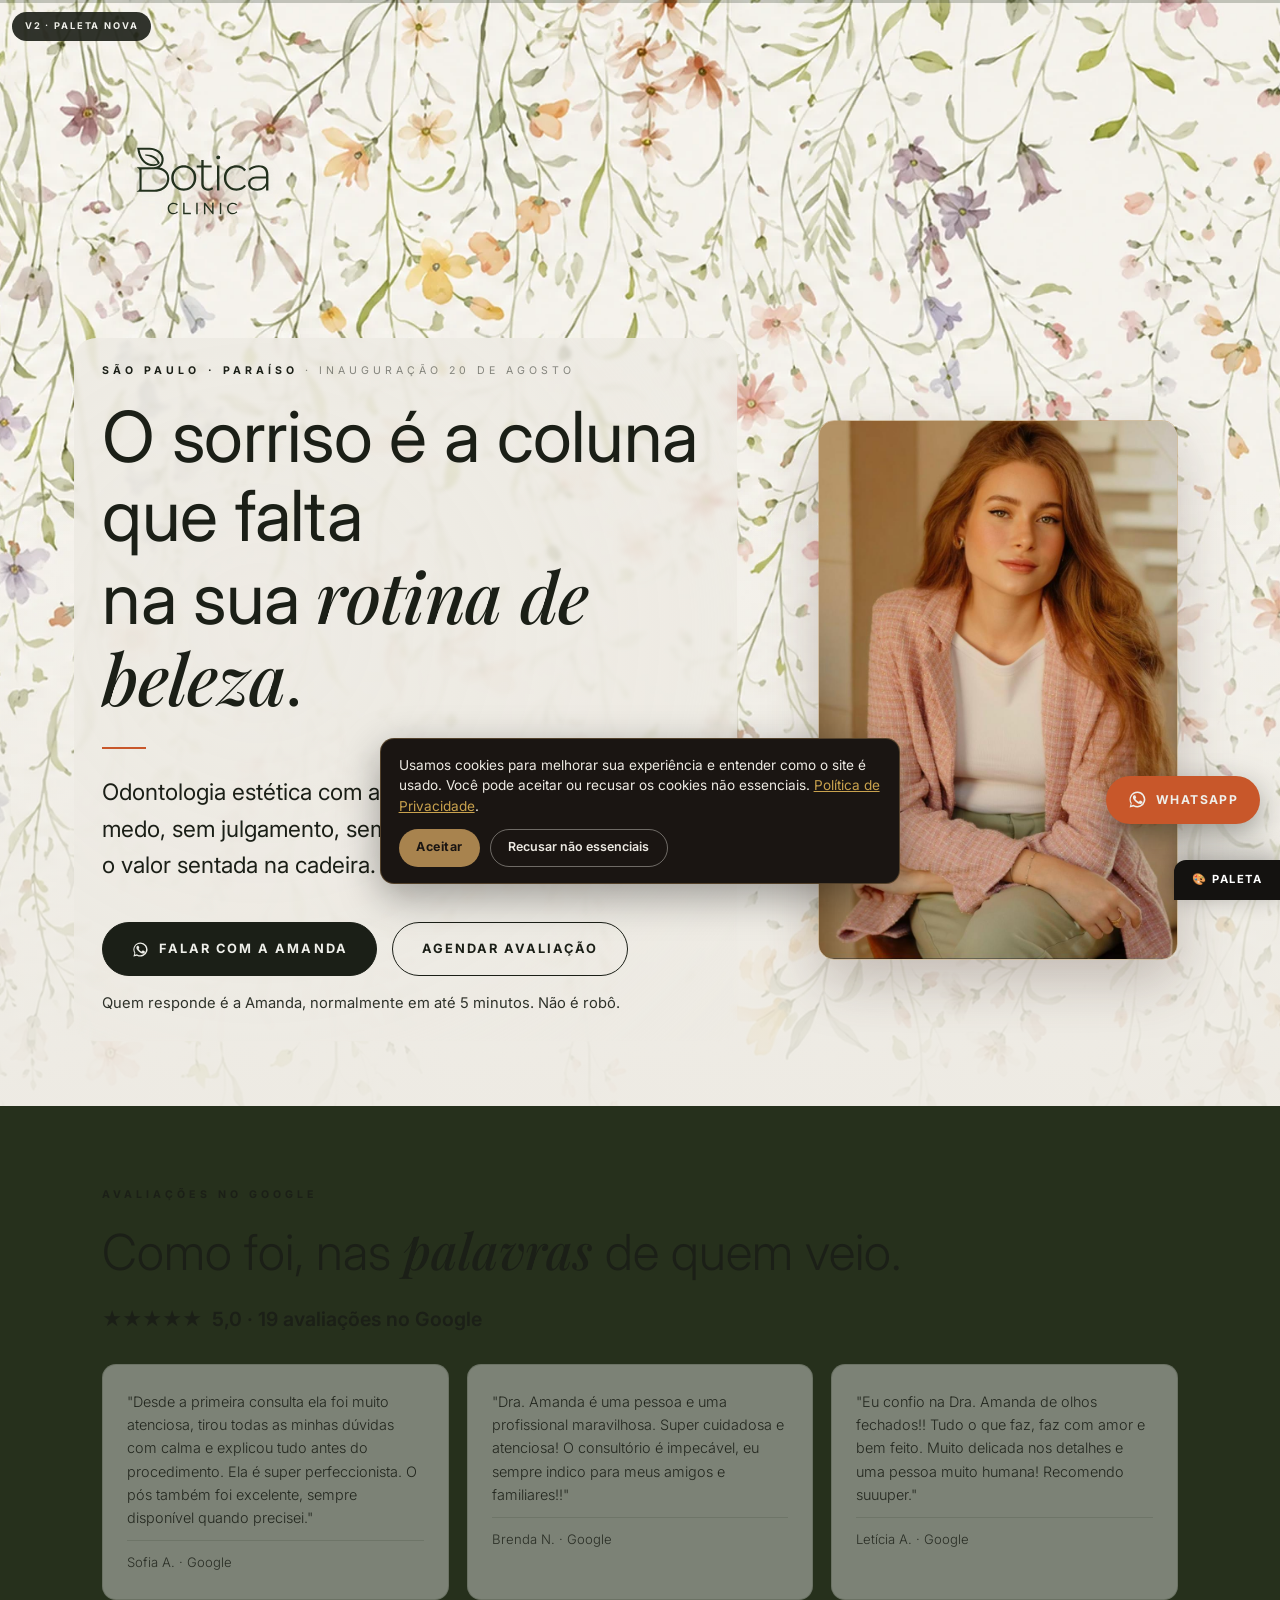
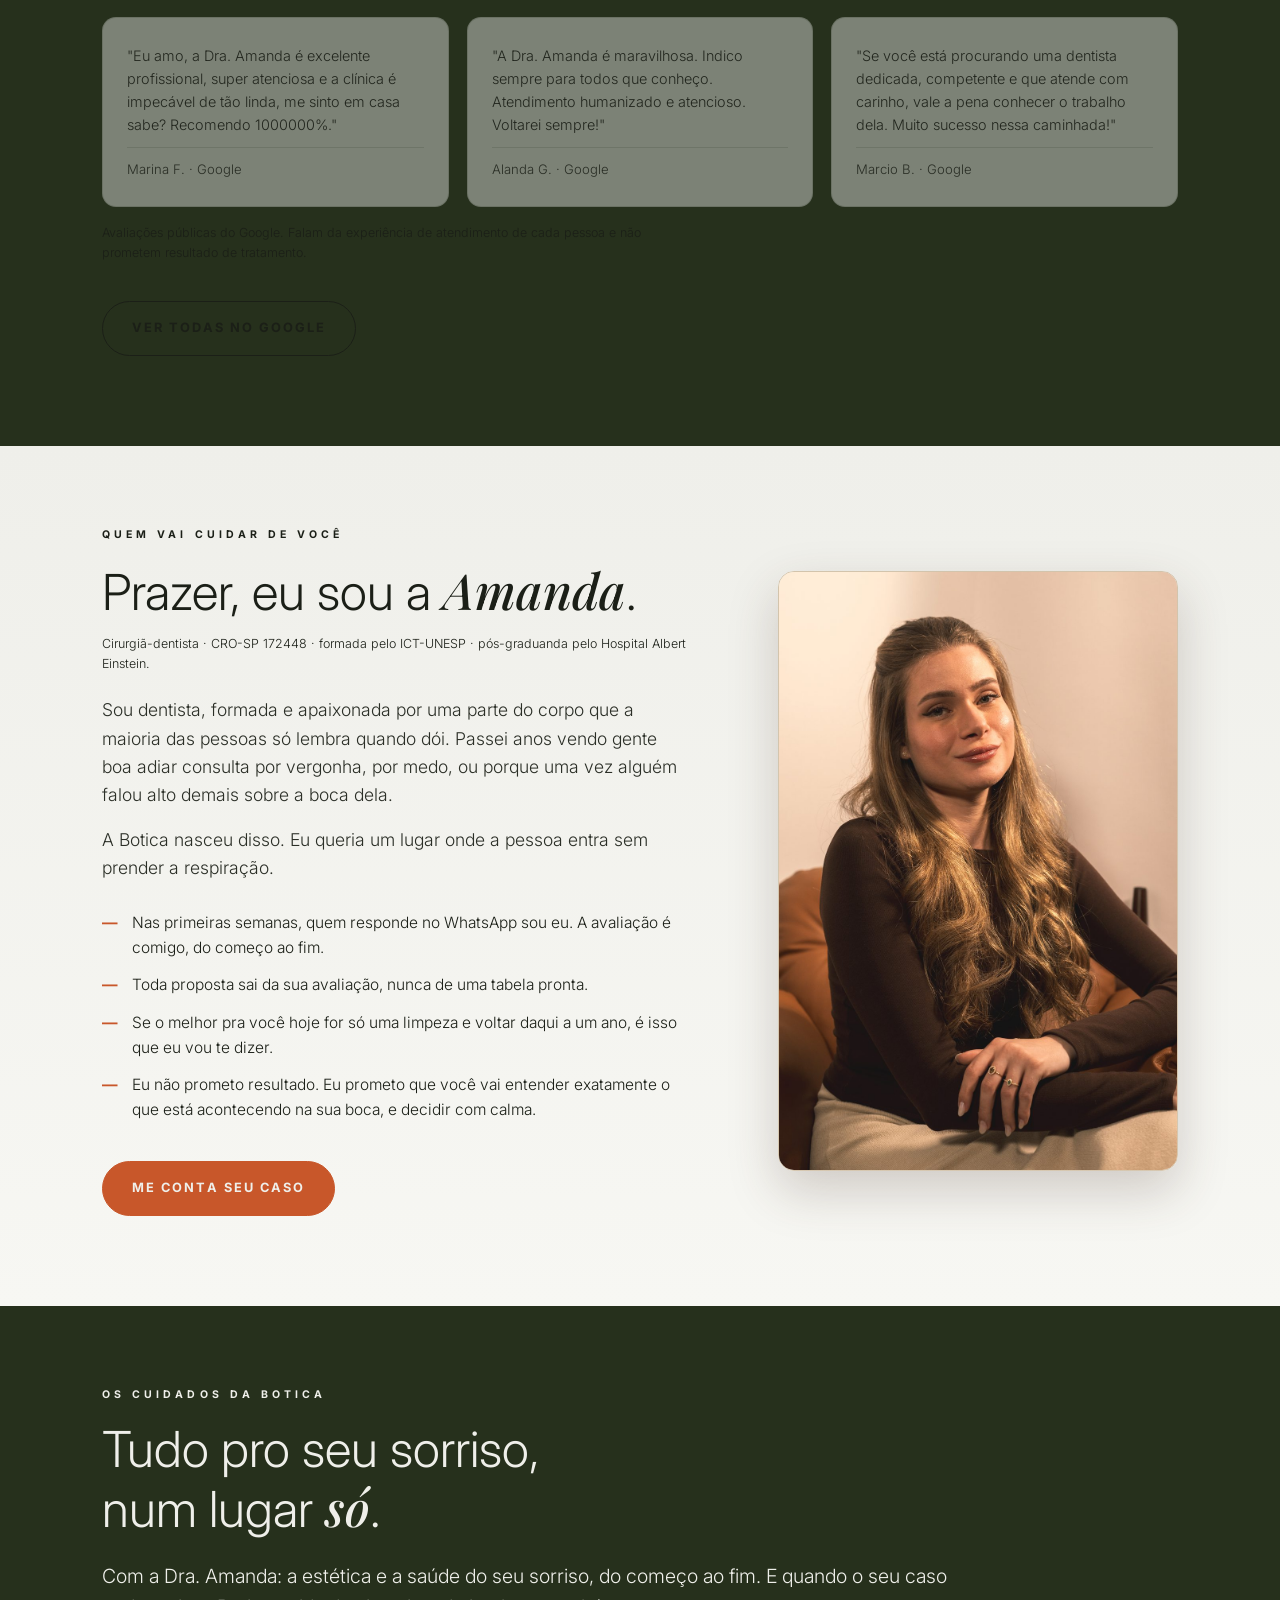
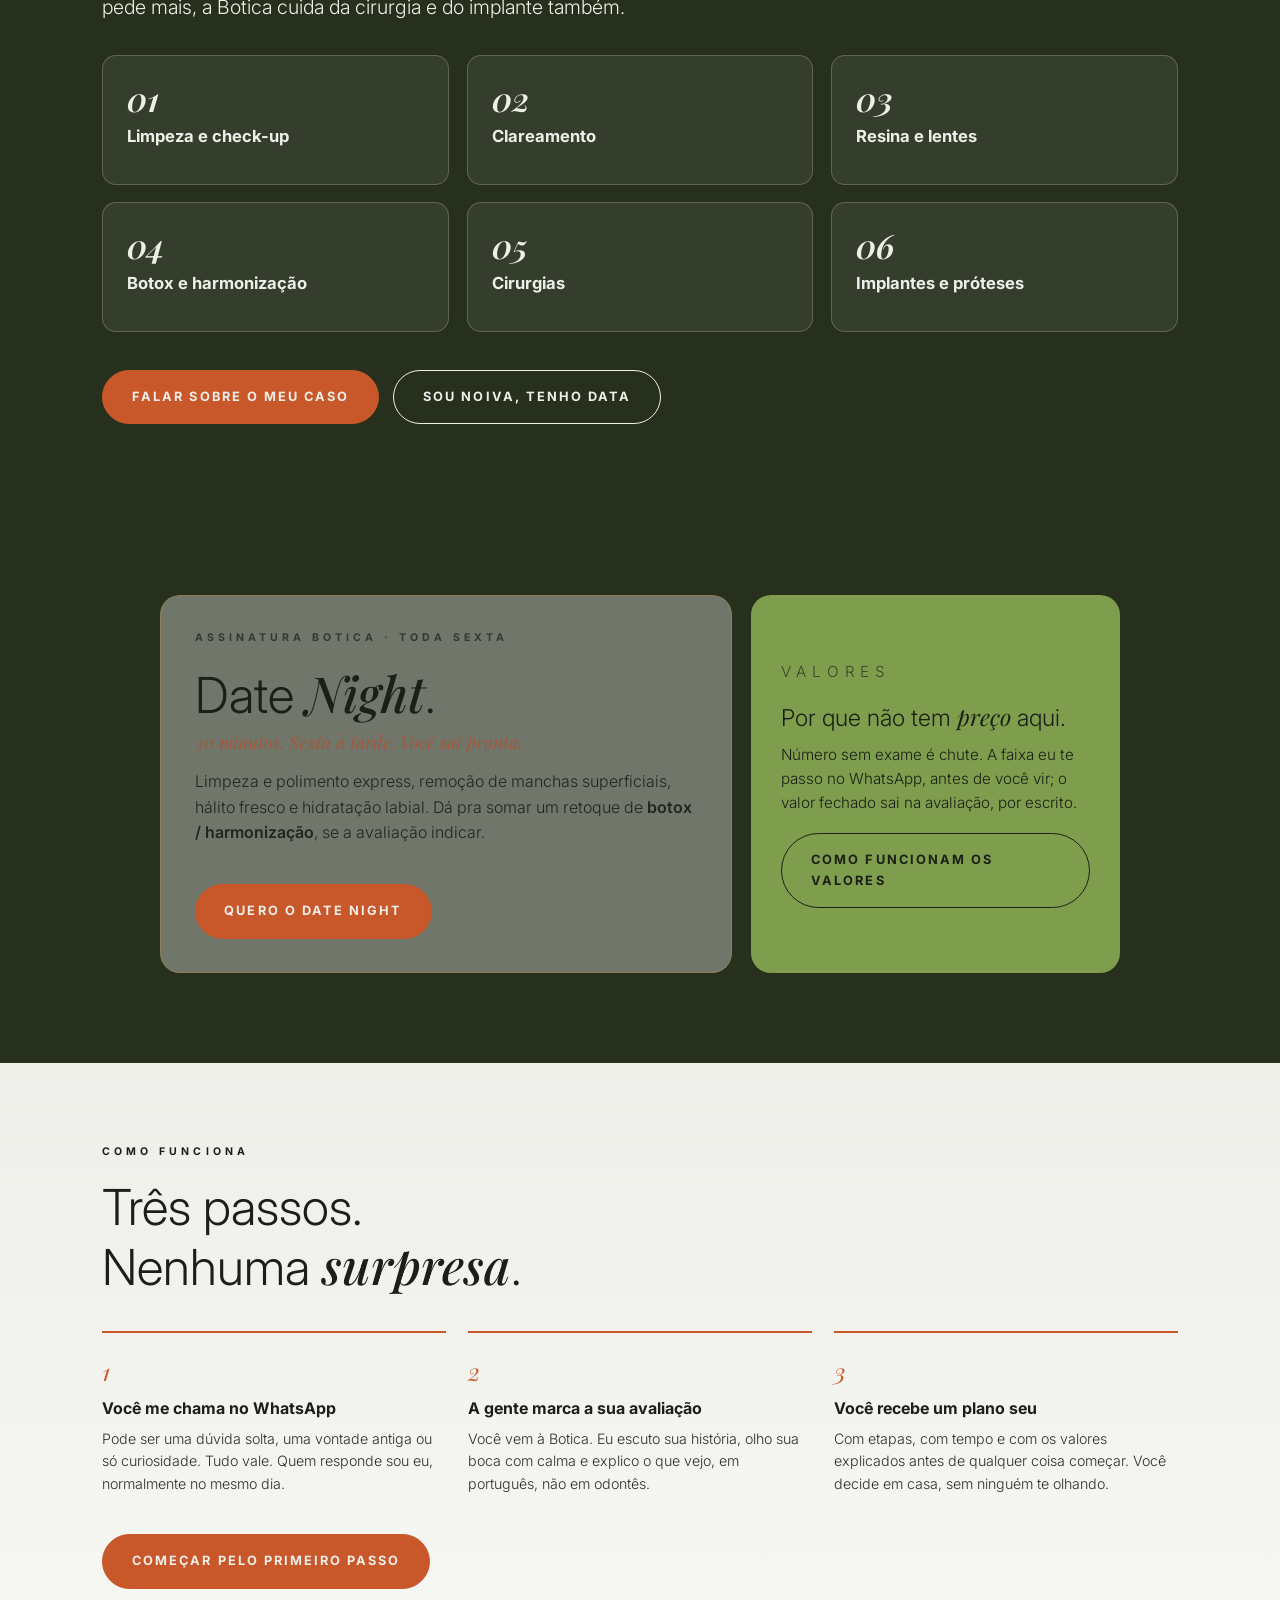
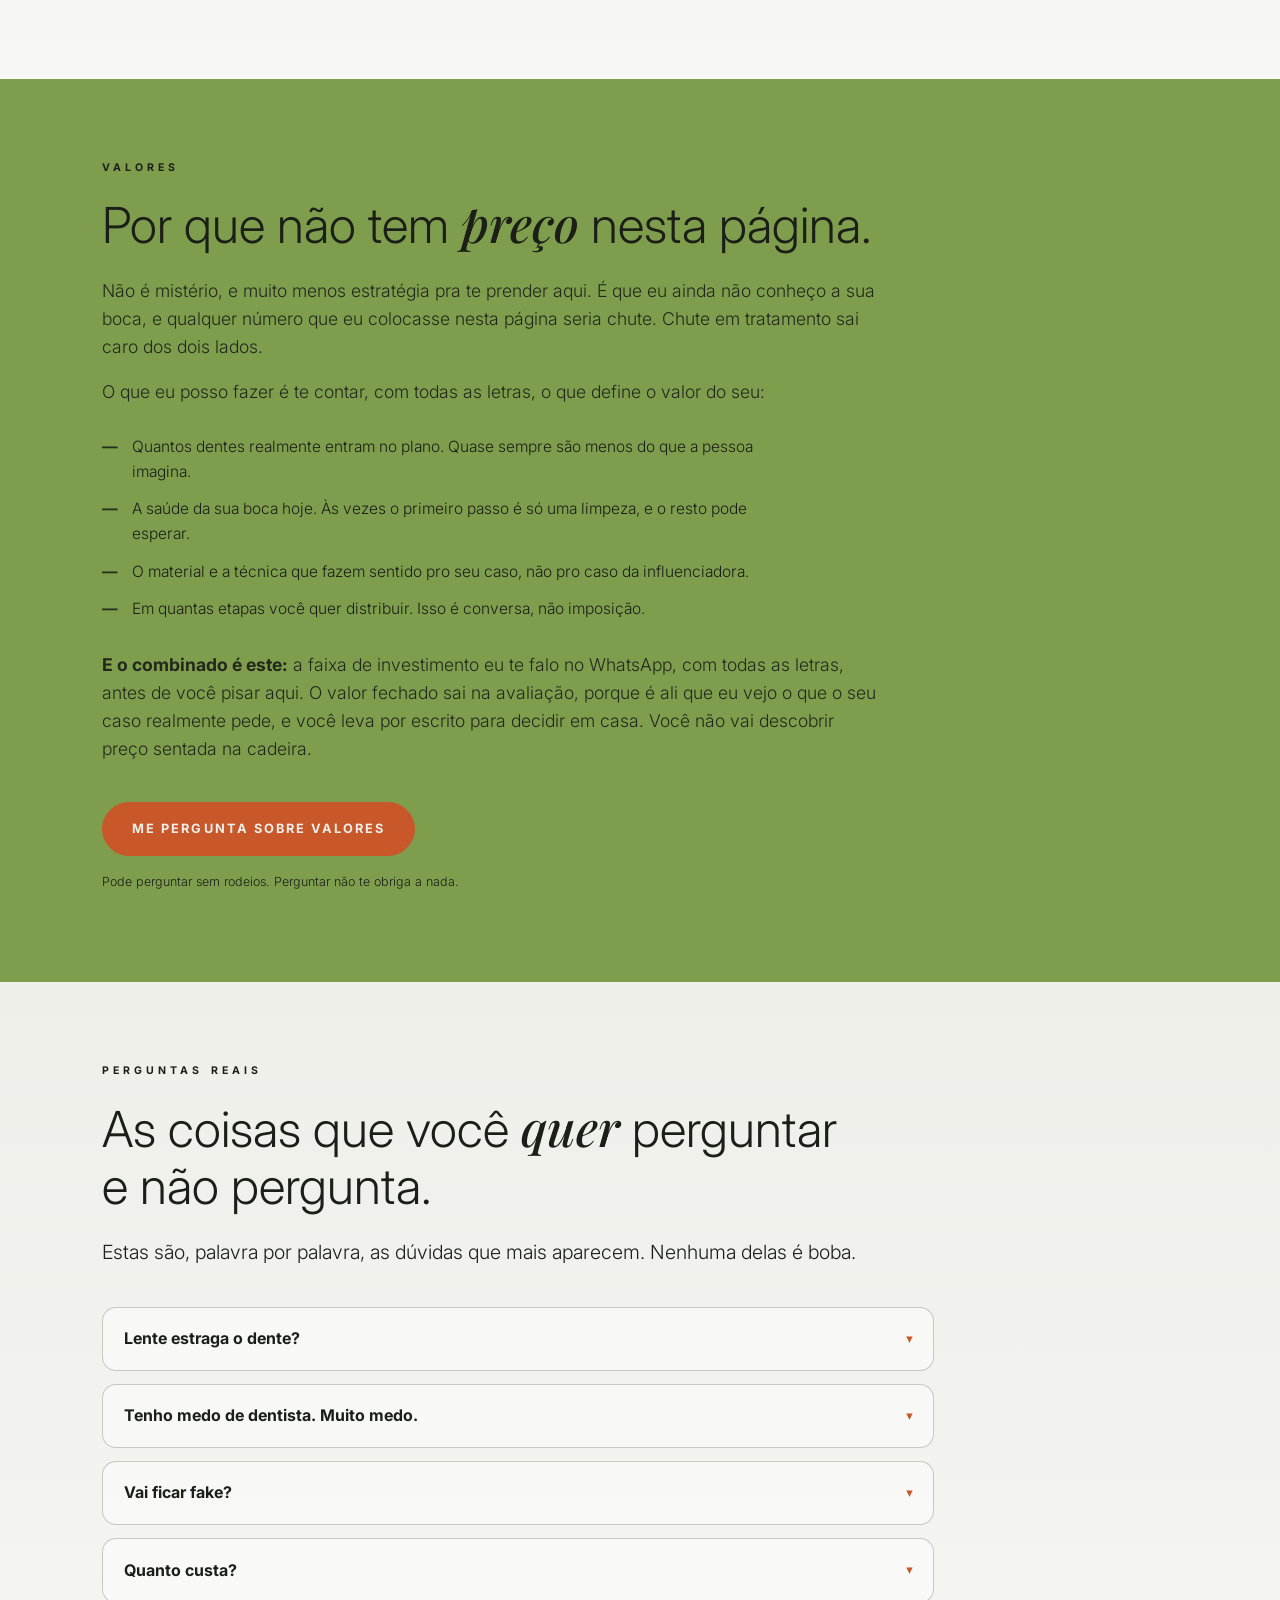
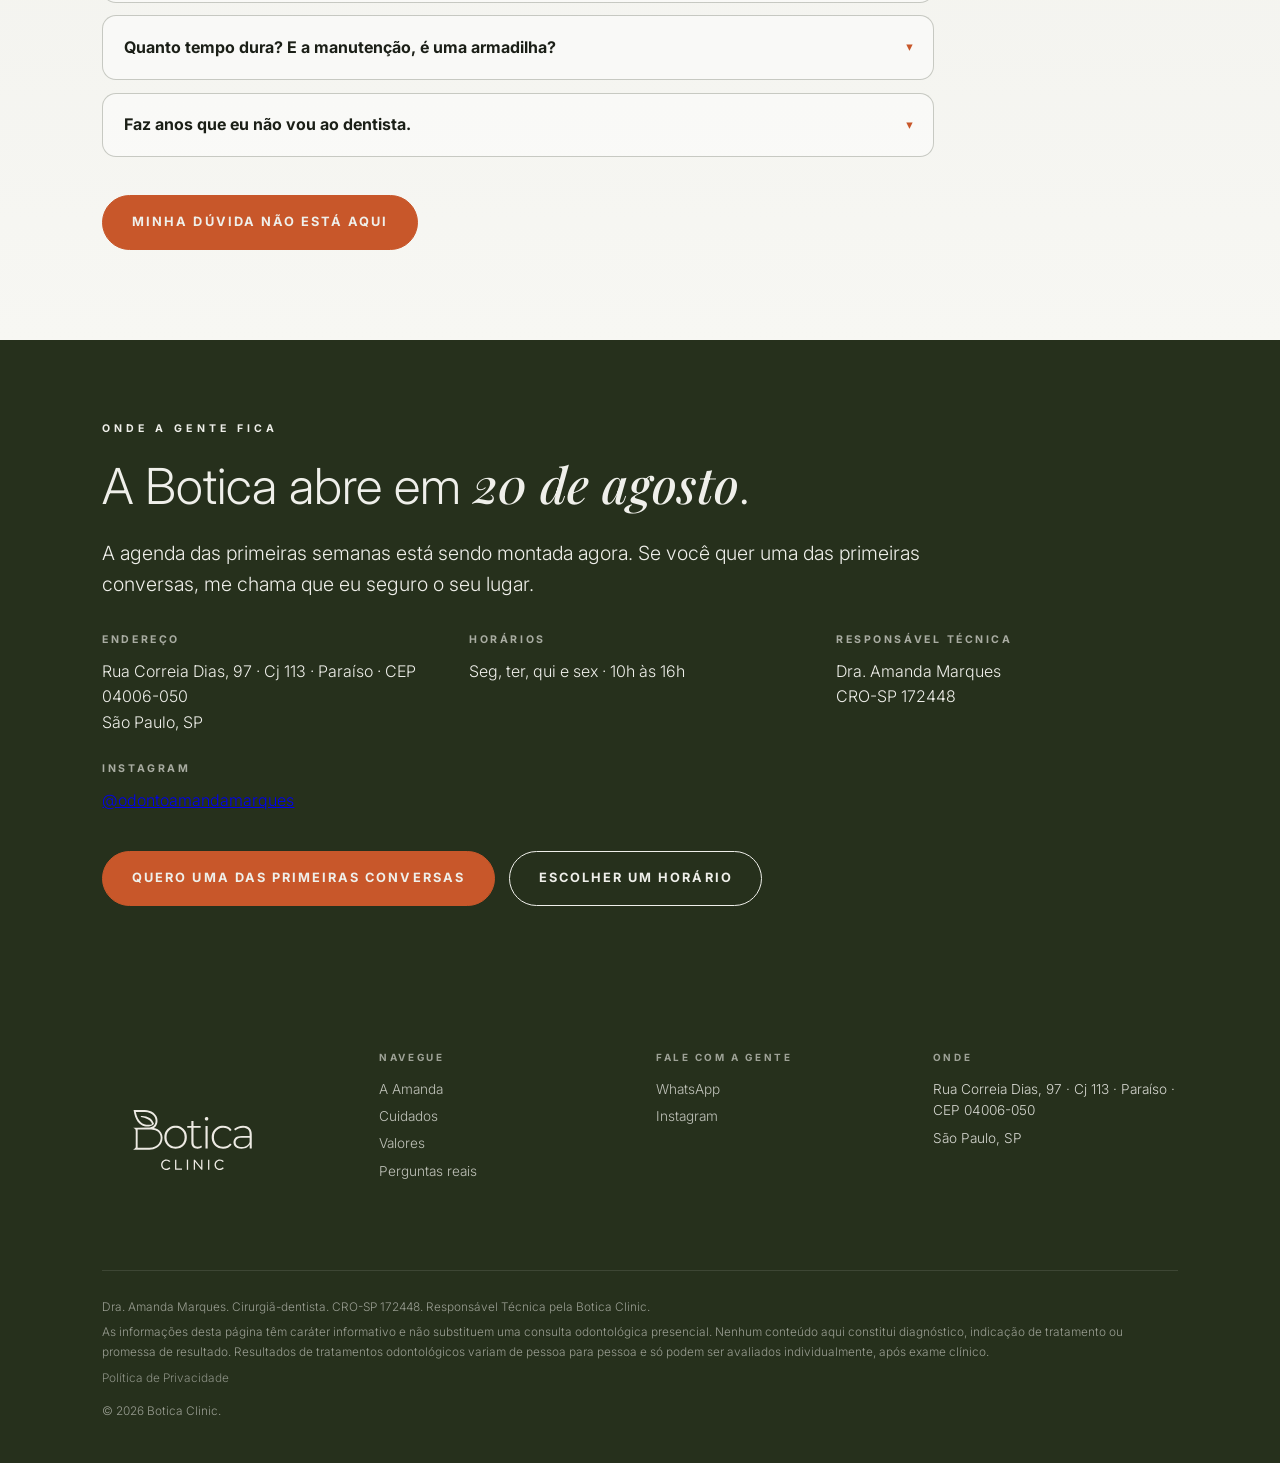
<file: homepagev2/index.html>
<!DOCTYPE html>
<html lang="pt-BR">
<head>
<meta charset="UTF-8">
<meta name="viewport" content="width=device-width, initial-scale=1.0">
<title>Botica Clinic | Dra. Amanda Marques | Odontologia estética · Paraíso, São Paulo</title>
<meta name="description" content="Odontologia estética e saúde do sorriso com a Dra. Amanda Marques, no Paraíso, São Paulo. Sem medo, sem julgamento, sem pressa. Inauguração 20 de agosto.">
<meta name="robots" content="index,follow">
<link rel="canonical" href="https://boticaestetica.com/homepagev2/">
<link rel="icon" type="image/svg+xml" href="/homepagev2/botica-mark.svg">
<meta property="og:type" content="website">
<meta property="og:locale" content="pt_BR">
<meta property="og:site_name" content="Botica Clinic">
<meta property="og:title" content="Botica Clinic | Dra. Amanda Marques — Odontologia estética no Paraíso, SP">
<meta property="og:description" content="Estética do sorriso e saúde bucal com a Dra. Amanda Marques, no Paraíso, São Paulo. Sem medo, sem julgamento, sem pressa.">
<meta property="og:url" content="https://boticaestetica.com/homepagev2/">
<meta property="og:image" content="https://boticaestetica.com/homepagev2/amanda-hero.jpeg">
<meta name="twitter:card" content="summary_large_image">
<script type="application/ld+json">
{"@context":"https://schema.org","@type":["Dentist","LocalBusiness"],"name":"Botica Clinic","url":"https://boticaestetica.com/homepagev2/","image":"https://boticaestetica.com/homepagev2/amanda-hero.jpeg","telephone":"+5511970873407","priceRange":"$$","currenciesAccepted":"BRL","address":{"@type":"PostalAddress","streetAddress":"Rua Correia Dias, 97, Conj. 113","addressLocality":"São Paulo","addressRegion":"SP","postalCode":"04006-050","addressCountry":"BR"},"areaServed":{"@type":"City","name":"São Paulo"},"geo":{"@type":"GeoCoordinates","latitude":-23.57674,"longitude":-46.64215},"medicalSpecialty":"Dentistry","openingHoursSpecification":[{"@type":"OpeningHoursSpecification","dayOfWeek":["Monday","Tuesday","Thursday","Friday"],"opens":"10:00","closes":"16:00"}],"aggregateRating":{"@type":"AggregateRating","ratingValue":"5.0","reviewCount":"19"},"sameAs":["https://instagram.com/odontoamandamarques","https://maps.google.com/?cid=12178510719012361318"],"employee":{"@type":"Person","name":"Dra. Amanda Marques","jobTitle":"Cirurgiã-dentista","identifier":"CRO-SP 172448"}}
</script>
<script type="application/ld+json">
{"@context":"https://schema.org","@type":"FAQPage","mainEntity":[{"@type":"Question","name":"Lente estraga o dente?","acceptedAnswer":{"@type":"Answer","text":"Depende da técnica e do seu caso. Existem abordagens de mínimo desgaste, que removem pouca ou quase nenhuma estrutura, mas não servem para todos os casos. É uma decisão clínica, avaliada pessoalmente."}},{"@type":"Question","name":"Tenho medo de dentista. Muito medo.","acceptedAnswer":{"@type":"Answer","text":"Você pode avisar no WhatsApp antes de vir. A gente ajusta o ritmo, explica cada passo e combina um sinal para pausar quando quiser. Sem julgamento sobre o tempo que passou sem ir."}},{"@type":"Question","name":"Vai ficar fake?","acceptedAnswer":{"@type":"Answer","text":"Só se você quiser. O ponto de partida do plano é o seu rosto, com textura e leve assimetria natural, não uma referência de print."}},{"@type":"Question","name":"Quanto custa?","acceptedAnswer":{"@type":"Answer","text":"Pelo WhatsApp é possível dar uma faixa de investimento assim que entendemos o que você procura. O valor fechado sai depois da avaliação presencial. Não há tabela de preços nesta página."}},{"@type":"Question","name":"Quanto tempo dura? E a manutenção?","acceptedAnswer":{"@type":"Answer","text":"Nenhum material é eterno e qualquer previsão de durabilidade é uma estimativa, não uma promessa. A manutenção é combinada antes de começar: com que frequência e o que ela envolve."}},{"@type":"Question","name":"Faz anos que eu não vou ao dentista.","acceptedAnswer":{"@type":"Answer","text":"Recomeço é bem-vindo, sem julgamento. A gente olha o que existe, organiza por prioridade e resolve por partes, sem plano gigante no primeiro dia."}}]}
</script>

<link rel="preconnect" href="https://fonts.googleapis.com">
<link rel="preconnect" href="https://fonts.gstatic.com" crossorigin>
<link href="https://fonts.googleapis.com/css2?family=Inter:wght@300;400;600;700&family=Playfair+Display:ital,wght@0,500;1,500;1,600&display=swap" rel="stylesheet">
<style>
:root{
  /* ---- PALETA V2 (do leque de tintas) ----
     terra   = Cerâmica Mineira / Caramelo Picante  62YR 18/397
     metro   = Metrópole 224
     verde   = Verde Terapêutico
     forest + ink foram DERIVADOS: o leque não traz um tom escuro,
     e um sistema precisa de um escuro pra carregar texto.          */
  --terra:#C8572A; --terra-deep:#A8451F;
  --wall:#EDEAE3;   /* fundo linho pálido do papel de parede floral */
  --botanical-bg:url("/homepagev2/desktop-2400x1350.webp");  /* papel de parede floral (responsivo) */
  --metro:#EFEFEA; --metro-hi:#F7F7F3;
  --verde:#7E9E4E; --verde-deep:#4F6B32;
  --forest:#26301C;              /* fundo escuro derivado do verde */
  --ink:#1B1F17;                 /* quase-preto, com viés verde */
  --paper:#EFEFEA;               /* tinta clara sobre fundo escuro */

  --sans:'Inter',-apple-system,system-ui,sans-serif; --serif:'Playfair Display',Georgia,serif;
}
*{margin:0;padding:0;box-sizing:border-box}
html{scroll-behavior:smooth}
body{font-family:var(--sans);color:var(--ink);background:var(--forest);line-height:1.6;-webkit-font-smoothing:antialiased}

section{padding:9vh 8% 10vh;position:relative}
.g-forest{background:var(--forest);color:var(--paper)}
.g-metro{background:linear-gradient(180deg,var(--metro) 0%,var(--metro-hi) 100%);color:var(--ink)}
/* VERDE: tinta ESCURA. Com tinta clara o contraste cai pra 2.3:1 e reprova.
   Verde Terapêutico é claro demais pra carregar texto claro. */
.g-verde{background:var(--verde);color:var(--ink)}
/* HERO com papel de parede floral (o mesmo espírito do painel do consultório).
   Camadas, de cima pra baixo:
   1) scrim que clareia embaixo, pra o texto/CTA ficar legível
   2) o floral (trailing vines) no topo
   3) o fundo linho pálido (nada mais claro que um dente) */
.g-terra{
  background:
    linear-gradient(180deg, rgba(237,234,227,0) 0%, rgba(237,234,227,0) 44%, rgba(237,234,227,.72) 82%, rgba(237,234,227,.94) 100%),
    var(--botanical-bg) center top / cover no-repeat,
    #EDEAE3;
  color:var(--ink);
}
@media(max-width:1024px){ :root{ --botanical-bg:url("/homepagev2/tablet-1600x1200.webp"); } }
@media(max-width:640px){
  :root{ --botanical-bg:url("/homepagev2/mobile-1080x1920.webp"); }
  .g-terra{ background:
    linear-gradient(180deg, rgba(237,234,227,0) 0%, rgba(237,234,227,.45) 58%, rgba(237,234,227,.92) 100%),
    var(--botanical-bg) center top / cover no-repeat,
    #EDEAE3; }
}

.mono{font-family:var(--serif);font-style:italic;font-weight:600;letter-spacing:.02em;text-align:center;font-size:1.7rem;opacity:.95}
.mono small{display:block;font-family:var(--sans);font-style:normal;font-weight:400;font-size:.56rem;letter-spacing:.42em;text-transform:uppercase;margin-top:.2rem;opacity:.75}
.eyebrow{font-size:.66rem;letter-spacing:.38em;text-transform:uppercase;font-weight:700;opacity:.7;margin-bottom:1.1rem}
h1{font-weight:300;font-size:clamp(2.1rem,6.2vw,4.4rem);line-height:1.12;letter-spacing:-.01em}
h2{font-weight:300;font-size:clamp(1.7rem,4.6vw,3.1rem);line-height:1.15;margin-bottom:1.4rem}
h1 b,h2 b{font-weight:700}
h1 i,h2 i,.si{font-family:var(--serif);font-style:italic;font-weight:500}
.lead{font-size:clamp(1rem,2.1vw,1.22rem);font-weight:300;max-width:44em;opacity:.92}
/* no fundo terra, "lead" vira tamanho grande obrigatoriamente */
.g-terra .lead{font-size:clamp(1.15rem,2.4vw,1.42rem);font-weight:400;opacity:1}
/* contraste do topo: halo de linho fosco atrás do texto do hero + h1 mais firme */
.g-terra .herotext{position:relative;z-index:1}
.g-terra .herotext::before{content:"";position:absolute;inset:-1.6rem -1.8rem;z-index:-1;border-radius:22px;background:radial-gradient(125% 115% at 28% 42%, rgba(237,234,227,.94) 0%, rgba(237,234,227,.86) 52%, rgba(237,234,227,.38) 100%);backdrop-filter:blur(2px);-webkit-backdrop-filter:blur(2px)}
.g-terra h1{font-weight:400;color:var(--ink)}
@media(max-width:640px){ .g-terra .herotext::before{inset:-1rem -1.1rem} }
.hr{width:44px;height:2px;background:var(--terra);border:none;margin:1.6rem 0}
.g-forest .hr{background:var(--metro)}
.g-terra .hr{background:var(--terra)}
.g-verde .hr{background:var(--ink)}
.rv{opacity:0;transform:translateY(26px);transition:opacity .8s ease,transform .8s ease}
.rv.on{opacity:1;transform:none}

.ctarow{display:flex;flex-wrap:wrap;gap:.9rem;margin-top:2.4rem;align-items:center}
.btn{display:inline-flex;align-items:center;gap:.6rem;padding:1rem 1.8rem;border-radius:999px;font-family:var(--sans);font-size:.8rem;letter-spacing:.16em;text-transform:uppercase;font-weight:700;cursor:pointer;text-decoration:none;transition:all .25s;border:1px solid transparent}
.btn-p{background:var(--terra);color:var(--metro);border-color:var(--terra)}
.btn-p:hover{background:var(--terra-deep);border-color:var(--terra-deep);transform:translateY(-2px)}
.g-terra .btn-p{background:var(--ink);color:var(--metro);border-color:var(--ink)}
.g-terra .btn-p:hover{background:var(--forest);border-color:var(--forest)}
.btn-s{background:transparent;color:inherit;border-color:currentColor}
.btn-s:hover{background:var(--verde);border-color:var(--verde);color:var(--paper)}
.btn svg{width:17px;height:17px;flex-shrink:0}
.microcopy{font-size:.78rem;opacity:.75;margin-top:1rem;font-weight:300}
.g-terra .microcopy{font-size:.92rem;font-weight:400;opacity:.9}

.grid{display:grid;gap:1.1rem;margin-top:2rem}
.cards2{grid-template-columns:repeat(auto-fit,minmax(min(100%,290px),1fr))}
.card{border:1px solid rgba(38,48,28,.2);border-radius:14px;padding:1.6rem 1.5rem;background:rgba(255,255,255,.4)}
.g-forest .card{background:rgba(255,255,255,.07);border-color:rgba(239,239,234,.22)}
.g-verde .card{background:rgba(255,255,255,.3);border-color:rgba(27,31,23,.2)}
.card h3{font-weight:700;font-size:1.04rem;margin-bottom:.55rem}
.card p{font-size:.9rem;font-weight:300;opacity:.92}
.card .note{font-size:.82rem;margin-top:.7rem;padding-top:.7rem;border-top:1px solid rgba(38,48,28,.18);opacity:.85}
.g-forest .card .note{border-color:rgba(239,239,234,.2)}
.g-verde .card .note{border-color:rgba(27,31,23,.18)}
.knum{font-family:var(--serif);font-style:italic;font-weight:600;font-size:2.1rem;line-height:1;display:block;margin-bottom:.45rem;color:var(--terra)}
.g-forest .knum{color:var(--metro)}
.g-verde .knum{color:var(--forest)}

.blist{margin:1.8rem 0;display:grid;gap:.8rem;max-width:44em}
.blist div{display:flex;gap:.85rem;font-size:.97rem;font-weight:300}
.blist div::before{content:"—";color:var(--terra);font-weight:700;flex-shrink:0}
.g-forest .blist div::before{color:var(--metro)}
.g-verde .blist div::before{color:var(--forest)}
/* Date Night (compacto) + quadrado verde de Valores */
.duo{display:grid;gap:1.2rem;align-items:stretch;max-width:60em;margin:0 auto}
@media(min-width:820px){.duo{grid-template-columns:1.55fr 1fr}}
.dn{border:1.5px solid rgba(168,131,78,.55);border-radius:20px;padding:clamp(1.4rem,3vw,2.1rem);background:rgba(255,255,255,.34)}
.dn h2{margin-bottom:.2rem}
.dn .dn-tag{font-family:var(--serif);font-style:italic;font-size:1.12rem;color:#A9563A;margin:0 0 .8rem}
.dn .dn-body{font-weight:300;opacity:.92;margin-bottom:1.1rem;max-width:40em}
.vsq{background:var(--verde);color:var(--ink);border-radius:20px;padding:clamp(1.4rem,3vw,1.9rem);display:flex;flex-direction:column;justify-content:center}
.vsq h3{font-weight:300;font-size:1.45rem;line-height:1.15;margin:.1rem 0 .7rem}
.vsq h3 i{font-family:var(--serif);font-style:italic}
.vsq p{font-weight:300;font-size:.95rem}
.vsq .ctarow{margin-top:1.1rem}
.story p{font-size:clamp(.98rem,1.9vw,1.1rem);font-weight:300;max-width:44em;margin-bottom:1.05rem;opacity:.92}

.acc{border:1px solid rgba(38,48,28,.24);border-radius:14px;margin-bottom:.8rem;overflow:hidden;background:rgba(255,255,255,.45);max-width:52em}
.acc>button{all:unset;box-sizing:border-box;display:flex;justify-content:space-between;align-items:center;gap:1rem;width:100%;padding:1.15rem 1.3rem;cursor:pointer}
.acc>button h3{font-size:1rem;font-weight:700}
.acc .chev{transition:transform .35s;color:var(--terra);flex-shrink:0;font-size:.8rem}
.acc.open .chev{transform:rotate(180deg)}
.acc .bd{max-height:0;overflow:hidden;transition:max-height .45s ease;padding:0 1.3rem}
.acc.open .bd{max-height:900px;padding:0 1.3rem 1.3rem}
.acc .bd p{font-size:.92rem;font-weight:300;opacity:.92;margin-bottom:.7rem}
.acc .bd p:last-child{margin-bottom:0}
.acc .bd a{color:var(--verde-deep);font-weight:600}

.steps{display:grid;grid-template-columns:repeat(auto-fit,minmax(min(100%,240px),1fr));gap:1.4rem;margin-top:2.2rem}
.step{padding-top:1.2rem;border-top:2px solid var(--terra)}
.g-forest .step{border-color:var(--metro)}
.step .n{font-family:var(--serif);font-style:italic;font-size:1.5rem;color:var(--terra);display:block;margin-bottom:.3rem}
.g-forest .step .n{color:var(--metro)}
.step h3{font-size:1rem;font-weight:700;margin-bottom:.4rem}
.step p{font-size:.89rem;font-weight:300;opacity:.92}

.inforow{display:grid;grid-template-columns:repeat(auto-fit,minmax(min(100%,260px),1fr));gap:1.6rem;margin-top:2rem}
.info h3{font-size:.66rem;letter-spacing:.24em;text-transform:uppercase;font-weight:700;opacity:.65;margin-bottom:.6rem}
.info p{font-size:1rem;font-weight:300}
.pend{background:rgba(200,87,42,.22);border-bottom:1px dashed var(--terra);padding:0 .25rem;border-radius:3px}

.float{position:fixed;bottom:20px;right:20px;z-index:80;display:inline-flex;align-items:center;gap:.55rem;padding:.9rem 1.35rem;border-radius:999px;background:var(--terra);color:var(--metro);text-decoration:none;font-size:.76rem;font-weight:700;letter-spacing:.12em;text-transform:uppercase;box-shadow:0 10px 30px rgba(27,31,23,.4);transition:transform .25s,background .25s}
.float:hover{transform:translateY(-3px);background:var(--verde-deep)}
.float svg{width:19px;height:19px}

.topbar{position:fixed;top:0;left:0;right:0;height:3px;z-index:60;background:rgba(38,48,28,.25)}
.topbar i{display:block;height:100%;width:0;background:var(--terra);transition:width .2s}

.vbadge{position:fixed;top:12px;left:12px;z-index:70;background:var(--ink);color:var(--metro);font-size:.58rem;letter-spacing:.2em;text-transform:uppercase;font-weight:700;padding:.45rem .8rem;border-radius:999px;opacity:.9}

footer{background:var(--forest);color:var(--paper);padding:6vh 8% 4vh;font-size:.85rem;font-weight:300}
footer .fgrid{display:grid;grid-template-columns:repeat(auto-fit,minmax(min(100%,220px),1fr));gap:2rem;margin-bottom:2.5rem}
footer h4{font-size:.62rem;letter-spacing:.26em;text-transform:uppercase;font-weight:700;opacity:.6;margin-bottom:.8rem}
footer a{color:var(--paper);text-decoration:none;opacity:.88}
footer a:hover{color:var(--terra)}
footer p{opacity:.88;margin-bottom:.35rem}
.legal{border-top:1px solid rgba(239,239,234,.18);padding-top:1.6rem;font-size:.74rem;opacity:.65;line-height:1.7}

/* founder-led hero split */
.herogrid{display:grid;gap:clamp(1.4rem,4vw,3rem);align-items:center;margin-top:auto;padding-top:4vh}
@media(min-width:860px){.herogrid{grid-template-columns:1.18fr .82fr}}
.heroimg img{width:100%;max-width:360px;border-radius:16px;display:block;box-shadow:0 22px 55px rgba(74,52,42,.26);border:1px solid rgba(168,131,78,.45)}
@media(min-width:860px){.heroimg img{margin-left:auto}}
@media(max-width:859px){.heroimg img{max-width:280px;margin:1.2rem auto 0}}
/* generic two-column split (text + image) to balance wide desktop sections */
.split{display:grid;gap:clamp(1.5rem,4vw,3.5rem);align-items:center}
@media(min-width:860px){.split{grid-template-columns:1.08fr .8fr}}
.simg img{width:100%;max-width:400px;border-radius:16px;display:block;box-shadow:0 20px 50px rgba(74,52,42,.22);border:1px solid rgba(168,131,78,.4)}
@media(min-width:860px){.simg img{margin-left:auto}}
@media(max-width:859px){.simg{order:-1}.simg img{max-width:300px;margin:0 auto}}
/* brand logo lockup (apothecary sprig + serif wordmark) */
.brandlogo{display:flex;flex-direction:column;align-items:center;gap:.35rem;text-align:center}
.brandlogo .sprig{width:24px;height:32px;display:block}
.brandlogo .wm{font-family:var(--serif);font-size:1.9rem;line-height:1;letter-spacing:.01em;color:inherit}
.brandlogo .wm span{display:block;font-family:var(--sans);font-weight:600;font-size:.52rem;letter-spacing:.44em;text-transform:uppercase;opacity:.72;margin-top:.3rem}
.brandmark{display:inline-block;line-height:0;margin:0 0 clamp(1.7rem,4.5vw,2.9rem);align-self:flex-start}
.brandmark-img{display:block;width:200px;height:auto;filter:drop-shadow(0 0 7px rgba(237,234,227,.96)) drop-shadow(0 1px 3px rgba(237,234,227,.92))}
.eyebrow .opening{opacity:.5;font-weight:400}
@media(max-width:640px){.brandmark-img{width:150px}}
/* "video" stand-in: Amanda's still breathes like footage (reduced-motion safe) */
@media(prefers-reduced-motion:no-preference){
  @keyframes kb{0%{transform:scale(1)}100%{transform:scale(1.055)}}
  .heroimg img{animation:kb 20s ease-in-out infinite alternate;transform-origin:58% 38%}
}
@media(max-width:640px){
  section{padding:7vh 7% 8vh}
  #inicio{min-height:auto !important;padding-top:13vh;padding-bottom:9vh}
  .herogrid{padding-top:2vh;gap:1.2rem}
  h1{font-size:clamp(2rem,8.5vw,2.6rem)}
  h2{font-size:clamp(1.6rem,7vw,2.1rem)}
  .lead{font-size:1rem}
  .ctarow{gap:.7rem}
  .ctarow .btn{flex:1 1 auto;justify-content:center;text-align:center}
  .float{bottom:14px;right:14px;padding:.8rem 1.1rem;font-size:.7rem}
  .btn{padding:.95rem 1.2rem;font-size:.74rem}
  .card{padding:1.3rem 1.25rem}
  .brandlogo .wm{font-size:1.55rem}
}
</style>
</head>
<body>

<div class="topbar"><i id="prog"></i></div>
<div class="vbadge">v2 · paleta nova</div>

<!-- ============ HERO — fundo TERRA. Só tipografia grande. ============ -->
<section class="g-terra" id="inicio" style="min-height:86vh;display:flex;flex-direction:column;justify-content:center">
  <a href="/homepagev2/" class="brandmark" aria-label="Botica Clinic — início">
    <img src="/homepagev2/botica-logo.svg" alt="Botica Clinic" class="brandmark-img" width="200" height="86">
  </a>
  <div class="herogrid">
   <div class="herotext">
    <p class="eyebrow rv">São Paulo · Paraíso <span class="opening">· Inauguração 20 de agosto</span></p>
    <h1 class="rv">O sorriso é a coluna que falta<br>na sua <i>rotina de beleza</i>.</h1>
    <hr class="hr rv">
    <p class="lead rv">Odontologia estética com a Dra. Amanda Marques. Sem medo, sem julgamento, sem pressa. E sem você descobrir o valor sentada na cadeira.</p>
    <div class="ctarow rv">
      <a class="btn btn-p" data-wa="HERO-SORRISO" href="#">
        <svg viewBox="0 0 24 24" fill="currentColor"><path d="M17.5 14.4c-.3-.2-1.7-.9-2-1-.3-.1-.5-.1-.7.1-.2.3-.7 1-.9 1.2-.2.2-.3.2-.6.1-.3-.2-1.2-.5-2.3-1.4-.9-.8-1.4-1.7-1.6-2-.2-.3 0-.5.1-.6l.5-.5c.1-.2.2-.3.3-.5 0-.2 0-.4-.1-.5 0-.2-.7-1.6-.9-2.2-.2-.6-.5-.5-.7-.5h-.6c-.2 0-.5.1-.8.4-.3.3-1 1-1 2.4s1.1 2.8 1.2 3c.2.2 2.1 3.2 5.1 4.5.7.3 1.3.5 1.7.6.7.2 1.4.2 1.9.1.6-.1 1.7-.7 2-1.4.2-.7.2-1.3.2-1.4-.1-.2-.3-.2-.5-.4M12 2a10 10 0 0 0-8.6 15.1L2 22l5-1.3A10 10 0 1 0 12 2m0 18.2c-1.6 0-3.2-.4-4.6-1.3l-.3-.2-3.1.8.8-3-.2-.3A8.2 8.2 0 1 1 12 20.2"/></svg>
        Falar com a Amanda
      </a>
      <a class="btn btn-s" href="/agendar/?s=HEROV2">Agendar avaliação</a>
    </div>
    <p class="microcopy rv">Quem responde é a Amanda, normalmente em até 5 minutos. Não é robô.</p>
   </div>
   <div class="heroimg rv">
     <img src="/homepagev2/amanda-hero.jpeg" alt="Dra. Amanda Marques, cirurgiã-dentista, fundadora da Botica Clinic" loading="eager">
   </div>
  </div>
</section>

<!-- ============ AVALIAÇÕES DO GOOGLE — 2ª seção ============ -->
<section class="g-nude" id="avaliacoes">
  <p class="eyebrow rv">Avaliações no Google</p>
  <h2 class="rv">Como foi, nas <i>palavras</i> de quem veio.</h2>
  <p class="lead rv"><a href="https://maps.google.com/?cid=12178510719012361318" target="_blank" rel="noopener" style="color:inherit;font-weight:600;text-decoration:none">★★★★★ &nbsp;5,0 · 19 avaliações no Google</a></p>
  <div class="grid cards2 rv" style="margin-top:1.8rem">
    <div class="card"><p style="font-weight:300">"Desde a primeira consulta ela foi muito atenciosa, tirou todas as minhas dúvidas com calma e explicou tudo antes do procedimento. Ela é super perfeccionista. O pós também foi excelente, sempre disponível quando precisei."</p><p class="note">Sofia A. · Google</p></div>
    <div class="card"><p style="font-weight:300">"Dra. Amanda é uma pessoa e uma profissional maravilhosa. Super cuidadosa e atenciosa! O consultório é impecável, eu sempre indico para meus amigos e familiares!!"</p><p class="note">Brenda N. · Google</p></div>
    <div class="card"><p style="font-weight:300">"Eu confio na Dra. Amanda de olhos fechados!! Tudo o que faz, faz com amor e bem feito. Muito delicada nos detalhes e uma pessoa muito humana! Recomendo suuuper."</p><p class="note">Letícia A. · Google</p></div>
    <div class="card"><p style="font-weight:300">"Eu amo, a Dra. Amanda é excelente profissional, super atenciosa e a clínica é impecável de tão linda, me sinto em casa sabe? Recomendo 1000000%."</p><p class="note">Marina F. · Google</p></div>
    <div class="card"><p style="font-weight:300">"A Dra. Amanda é maravilhosa. Indico sempre para todos que conheço. Atendimento humanizado e atencioso. Voltarei sempre!"</p><p class="note">Alanda G. · Google</p></div>
    <div class="card"><p style="font-weight:300">"Se você está procurando uma dentista dedicada, competente e que atende com carinho, vale a pena conhecer o trabalho dela. Muito sucesso nessa caminhada!"</p><p class="note">Marcio B. · Google</p></div>
  </div>
  <p class="microcopy rv" style="max-width:44em">Avaliações públicas do Google. Falam da experiência de atendimento de cada pessoa e não prometem resultado de tratamento.</p>
  <div class="ctarow rv"><a class="btn btn-s" href="https://maps.google.com/?cid=12178510719012361318" target="_blank" rel="noopener">Ver todas no Google</a></div>
</section>

<!-- ============ AMANDA — metro ============ -->
<section class="g-metro" id="amanda">
  <div class="split">
   <div>
    <p class="eyebrow rv">Quem vai cuidar de você</p>
    <h2 class="rv">Prazer, eu sou a <i>Amanda</i>.</h2>
    <p class="microcopy rv" style="margin-top:-.6rem;margin-bottom:1.4rem">Cirurgiã-dentista · <span class="pend" data-fill="cro">CRO-SP 172448</span> · formada pelo ICT-UNESP · pós-graduanda pelo Hospital Albert Einstein.</p>
    <div class="story rv">
      <p>Sou dentista, formada e apaixonada por uma parte do corpo que a maioria das pessoas só lembra quando dói. Passei anos vendo gente boa adiar consulta por vergonha, por medo, ou porque uma vez alguém falou alto demais sobre a boca dela.</p>
      <p>A Botica nasceu disso. Eu queria um lugar onde a pessoa entra sem prender a respiração.</p>
    </div>
    <div class="blist rv">
      <div>Nas primeiras semanas, quem responde no WhatsApp sou eu. A avaliação é comigo, do começo ao fim.</div>
      <div>Toda proposta sai da sua avaliação, nunca de uma tabela pronta.</div>
      <div>Se o melhor pra você hoje for só uma limpeza e voltar daqui a um ano, é isso que eu vou te dizer.</div>
      <div>Eu não prometo resultado. Eu prometo que você vai entender exatamente o que está acontecendo na sua boca, e decidir com calma.</div>
    </div>
    <div class="ctarow rv">
      <a class="btn btn-p" data-wa="AMANDA-SORRISO" href="#">Me conta seu caso</a>
    </div>
   </div>
   <div class="simg rv">
     <img src="/homepagev2/amanda-jaleco.jpeg" alt="Dra. Amanda Marques de jaleco, cirurgiã-dentista formada pelo ICT-UNESP">
   </div>
  </div>
</section>

<!-- ============ TRATAMENTOS — forest ============ -->
<section class="g-forest" id="tratamentos">
  <p class="eyebrow rv">Os cuidados da Botica</p>
  <h2 class="rv">Tudo pro seu sorriso,<br>num lugar <i>só</i>.</h2>
  <p class="lead rv">Com a Dra. Amanda: a estética e a saúde do seu sorriso, do começo ao fim. E quando o seu caso pede mais, a Botica cuida da cirurgia e do implante também.</p>

  <div class="grid cards2 rv">
    <div class="card"><span class="knum">01</span><h3>Limpeza e check-up</h3></div>
    <div class="card"><span class="knum">02</span><h3>Clareamento</h3></div>
    <div class="card"><span class="knum">03</span><h3>Resina e lentes</h3></div>
    <div class="card"><span class="knum">04</span><h3>Botox e harmonização</h3></div>
    <div class="card"><span class="knum">05</span><h3>Cirurgias</h3></div>
    <div class="card"><span class="knum">06</span><h3>Implantes e próteses</h3></div>
  </div>

  <div class="ctarow rv">
    <a class="btn btn-p" data-wa="SERVICOS-SORRISO" href="#">Falar sobre o meu caso</a>
    <a class="btn btn-s" data-wa="SERVICOS-NOIVA" href="#">Sou noiva, tenho data</a>
  </div>
</section>

<!-- ============ DATE NIGHT — assinatura Botica ============ -->
<section class="g-nude" id="date-night">
  <div class="duo rv">
    <article class="dn">
      <p class="eyebrow">Assinatura Botica · toda sexta</p>
      <h2>Date <i>Night</i>.</h2>
      <p class="dn-tag">30 minutos. Sexta à tarde. Você sai pronta.</p>
      <p class="dn-body">Limpeza e polimento express, remoção de manchas superficiais, hálito fresco e hidratação labial. Dá pra somar um retoque de <b style="font-weight:600">botox / harmonização</b>, se a avaliação indicar.</p>
      <div class="ctarow">
        <a class="btn btn-p" data-wa="DATENIGHT" href="#">Quero o Date Night</a>
      </div>
    </article>
    <aside class="vsq">
      <p class="eyebrow">Valores</p>
      <h3>Por que não tem <i>preço</i> aqui.</h3>
      <p>Número sem exame é chute. A faixa eu te passo no WhatsApp, antes de você vir; o valor fechado sai na avaliação, por escrito.</p>
      <div class="ctarow">
        <a class="btn btn-s" href="#valores">Como funcionam os valores</a>
      </div>
    </aside>
  </div>
</section>

<!-- ============ COMO FUNCIONA — metro ============ -->
<section class="g-metro" id="como-funciona">
  <p class="eyebrow rv">Como funciona</p>
  <h2 class="rv">Três passos.<br>Nenhuma <i>surpresa</i>.</h2>
  <div class="steps rv">
    <div class="step">
      <span class="n">1</span>
      <h3>Você me chama no WhatsApp</h3>
      <p>Pode ser uma dúvida solta, uma vontade antiga ou só curiosidade. Tudo vale. Quem responde sou eu, normalmente no mesmo dia.</p>
    </div>
    <div class="step">
      <span class="n">2</span>
      <h3>A gente marca a sua avaliação</h3>
      <p>Você vem à Botica. Eu escuto sua história, olho sua boca com calma e explico o que vejo, em português, não em odontês.</p>
    </div>
    <div class="step">
      <span class="n">3</span>
      <h3>Você recebe um plano seu</h3>
      <p>Com etapas, com tempo e com os valores explicados antes de qualquer coisa começar. Você decide em casa, sem ninguém te olhando.</p>
    </div>
  </div>
  <div class="ctarow rv">
    <a class="btn btn-p" data-wa="COMO-SORRISO" href="#">Começar pelo primeiro passo</a>
  </div>
</section>

<!-- ============ VALORES — verde ============ -->
<section class="g-verde" id="valores">
  <p class="eyebrow rv">Valores</p>
  <h2 class="rv">Por que não tem <i>preço</i> nesta página.</h2>
  <div class="story rv">
    <p>Não é mistério, e muito menos estratégia pra te prender aqui. É que eu ainda não conheço a sua boca, e qualquer número que eu colocasse nesta página seria chute. Chute em tratamento sai caro dos dois lados.</p>
    <p>O que eu posso fazer é te contar, com todas as letras, o que define o valor do seu:</p>
  </div>
  <div class="blist rv">
    <div>Quantos dentes realmente entram no plano. Quase sempre são menos do que a pessoa imagina.</div>
    <div>A saúde da sua boca hoje. Às vezes o primeiro passo é só uma limpeza, e o resto pode esperar.</div>
    <div>O material e a técnica que fazem sentido pro seu caso, não pro caso da influenciadora.</div>
    <div>Em quantas etapas você quer distribuir. Isso é conversa, não imposição.</div>
  </div>
  <div class="story rv">
    <p><b>E o combinado é este:</b> a faixa de investimento eu te falo no WhatsApp, com todas as letras, antes de você pisar aqui. O valor fechado sai na avaliação, porque é ali que eu vejo o que o seu caso realmente pede, e você leva por escrito para decidir em casa. Você não vai descobrir preço sentada na cadeira.</p>
  </div>
  <div class="ctarow rv">
    <a class="btn btn-p" data-wa="PRECO-SORRISO" href="#">Me pergunta sobre valores</a>
  </div>
  <p class="microcopy rv">Pode perguntar sem rodeios. Perguntar não te obriga a nada.</p>
</section>

<!-- ============ PERGUNTAS — metro ============ -->
<section class="g-metro" id="perguntas">
  <p class="eyebrow rv">Perguntas reais</p>
  <h2 class="rv">As coisas que você <i>quer</i> perguntar<br>e não pergunta.</h2>
  <p class="lead rv" style="margin-bottom:2.4rem">Estas são, palavra por palavra, as dúvidas que mais aparecem. Nenhuma delas é boba.</p>

  <div class="acc rv">
    <button><h3>Lente estraga o dente?</h3><span class="chev">▾</span></button>
    <div class="bd">
      <p>Essa é <i>a</i> pergunta, e ela é justa, porque muita gente já viu história ruim. A resposta honesta: depende de quanto se desgasta, e isso depende da técnica e do seu caso.</p>
      <p>Existem abordagens de mínimo desgaste, em que se remove muito pouco ou quase nada de estrutura dental. Elas não servem para todos os casos. Isso é uma decisão clínica, não uma preferência de catálogo, e só dá para saber depois de examinar a sua boca.</p>
      <p>Por isso eu não respondo isso por foto, nem por Instagram. Eu respondo com o seu dente na minha frente, te mostrando exatamente o que seria feito e o que <b>não</b> seria.</p>
    </div>
  </div>

  <div class="acc rv">
    <button><h3>Tenho medo de dentista. Muito medo.</h3><span class="chev">▾</span></button>
    <div class="bd">
      <p>Então você já fez a parte mais difícil, que é dizer isso em voz alta. Me conta no WhatsApp antes de vir. Sério: escreve "tenho medo" e pronto, o resto eu conduzo.</p>
      <p>A gente ajusta o ritmo, explica cada passo antes de fazer, combina um sinal pra você me parar quando quiser. Você manda no tempo, não eu.</p>
      <p>Ninguém aqui vai te dar sermão sobre o tempo que você passou sem vir. Esse julgamento não existe na minha cadeira.</p>
    </div>
  </div>

  <div class="acc rv">
    <button><h3>Vai ficar fake?</h3><span class="chev">▾</span></button>
    <div class="bd">
      <p>Só se você quiser. E ainda assim eu vou te fazer umas perguntas antes.</p>
      <p>Dente natural tem textura, tem translucidez na ponta, tem uma leve assimetria que o olho reconhece mesmo sem saber explicar. Sorriso que parece "colado" quase sempre é resultado de branco demais, tamanho igual demais e formato copiado de outra pessoa.</p>
      <p>O ponto de partida do seu plano é o seu rosto. Não é uma referência que veio no print.</p>
    </div>
  </div>

  <div class="acc rv">
    <button><h3>Quanto custa?</h3><span class="chev">▾</span></button>
    <div class="bd">
      <p>No WhatsApp eu consigo te dar uma faixa de investimento assim que entender o que você procura, sem enrolação e sem compromisso nenhum. O valor fechado só sai depois da avaliação presencial, porque é ali que eu vejo o que o seu caso realmente pede.</p>
      <p>O que eu não faço é colocar tabela nesta página. Preço sem exame é chute, e chute não ajuda ninguém a decidir. <a href="#valores">Expliquei direitinho aqui em cima.</a></p>
    </div>
  </div>

  <div class="acc rv">
    <button><h3>Quanto tempo dura? E a manutenção, é uma armadilha?</h3><span class="chev">▾</span></button>
    <div class="bd">
      <p>Nada que a gente coloca na sua boca é para sempre. Não existe material eterno, e qualquer previsão de durabilidade é uma estimativa, nunca uma promessa. Ela depende do material, da sua mordida e dos seus hábitos (apertar os dentes à noite, roer unha, gelo, abrir garrafa. Sim, eu vou perguntar.)</p>
      <p>Manutenção existe, é normal e não deveria ser surpresa. Aqui, o plano de manutenção é combinado <b>antes</b> de começar: com que frequência a gente se vê depois e o que isso significa.</p>
    </div>
  </div>

  <div class="acc rv">
    <button><h3>Faz anos que eu não vou ao dentista.</h3><span class="chev">▾</span></button>
    <div class="bd">
      <p>Ótimo. Você está voltando. É literalmente o meu trabalho preferido.</p>
      <p>Recomeço aqui é bem-vindo, sem cara feia, sem "nossa, mas está assim há quanto tempo?". A gente olha o que tem, organiza por prioridade e resolve por partes. Nada de plano gigante no primeiro dia.</p>
    </div>
  </div>

  <div class="ctarow rv">
    <a class="btn btn-p" data-wa="FAQ-SORRISO" href="#">Minha dúvida não está aqui</a>
  </div>
</section>

<!-- ============ AGENDA — forest ============ -->
<section class="g-forest" id="agenda">
  <p class="eyebrow rv">Onde a gente fica</p>
  <h2 class="rv">A Botica abre em <i>20 de agosto</i>.</h2>
  <p class="lead rv">A agenda das primeiras semanas está sendo montada agora. Se você quer uma das primeiras conversas, me chama que eu seguro o seu lugar.</p>

  <div class="inforow rv">
    <div class="info">
      <h3>Endereço</h3>
      <p><span class="pend" data-fill="endereco">Rua Correia Dias, 91 · sala 113 · Paraíso</span><br>São Paulo, SP</p>
    </div>
    <div class="info">
      <h3>Horários</h3>
      <p><span class="pend" data-fill="horario">[horários a preencher]</span></p>
    </div>
    <div class="info">
      <h3>Responsável técnica</h3>
      <p>Dra. Amanda Marques<br><span class="pend" data-fill="cro">CRO-SP 172448</span></p>
    </div>
    <div class="info">
      <h3>Instagram</h3>
      <p><a href="https://instagram.com/odontoamandamarques" target="_blank" rel="noopener">@odontoamandamarques</a></p>
    </div>
  </div>

  <div class="ctarow rv">
    <a class="btn btn-p" data-wa="AGENDA-SORRISO" href="#">Quero uma das primeiras conversas</a>
    <a class="btn btn-s" href="/agendar/?s=AGENDAV2">Escolher um horário</a>
  </div>
</section>

<footer>
  <div class="fgrid">
    <div>
      <div class="brandlogo" style="align-items:flex-start;text-align:left">
        <img src="/homepagev2/botica-logo-light.svg" alt="Botica Clinic" style="width:180px;height:auto;display:block">
      </div>
    </div>
    <div>
      <h4>Navegue</h4>
      <p><a href="#amanda">A Amanda</a></p>
      <p><a href="#tratamentos">Cuidados</a></p>
      <p><a href="#valores">Valores</a></p>
      <p><a href="#perguntas">Perguntas reais</a></p>
    </div>
    <div>
      <h4>Fale com a gente</h4>
      <p><a data-wa="FOOTER-SORRISO" href="#">WhatsApp</a></p>
      <p><a href="https://instagram.com/odontoamandamarques" target="_blank" rel="noopener">Instagram</a></p>
    </div>
    <div>
      <h4>Onde</h4>
      <p><span class="pend" data-fill="endereco">[endereço]</span></p>
      <p>São Paulo, SP</p>
    </div>
  </div>
  <div class="legal">
    <p>Dra. Amanda Marques. Cirurgiã-dentista. <span class="pend" data-fill="cro">CRO-SP 172448</span>. Responsável Técnica pela Botica Clinic.</p>
    <p>As informações desta página têm caráter informativo e não substituem uma consulta odontológica presencial. Nenhum conteúdo aqui constitui diagnóstico, indicação de tratamento ou promessa de resultado. Resultados de tratamentos odontológicos variam de pessoa para pessoa e só podem ser avaliados individualmente, após exame clínico.</p>
    <p><a href="/politica-de-privacidade/">Política de Privacidade</a></p>
    <p style="margin-top:.8rem">© 2026 Botica Clinic.</p>
  </div>
</footer>

<a class="float" data-wa="FLOAT-SORRISO" href="#">
  <svg viewBox="0 0 24 24" fill="currentColor"><path d="M17.5 14.4c-.3-.2-1.7-.9-2-1-.3-.1-.5-.1-.7.1-.2.3-.7 1-.9 1.2-.2.2-.3.2-.6.1-.3-.2-1.2-.5-2.3-1.4-.9-.8-1.4-1.7-1.6-2-.2-.3 0-.5.1-.6l.5-.5c.1-.2.2-.3.3-.5 0-.2 0-.4-.1-.5 0-.2-.7-1.6-.9-2.2-.2-.6-.5-.5-.7-.5h-.6c-.2 0-.5.1-.8.4-.3.3-1 1-1 2.4s1.1 2.8 1.2 3c.2.2 2.1 3.2 5.1 4.5.7.3 1.3.5 1.7.6.7.2 1.4.2 1.9.1.6-.1 1.7-.7 2-1.4.2-.7.2-1.3.2-1.4-.1-.2-.3-.2-.5-.4M12 2a10 10 0 0 0-8.6 15.1L2 22l5-1.3A10 10 0 1 0 12 2m0 18.2c-1.6 0-3.2-.4-4.6-1.3l-.3-.2-3.1.8.8-3-.2-.3A8.2 8.2 0 1 1 12 20.2"/></svg>
  WhatsApp
</a>

<!-- ============ LGPD · consentimento de cookies ============ -->
<div id="cookie-consent" role="dialog" aria-live="polite" aria-label="Aviso de cookies" style="position:fixed;left:16px;right:16px;bottom:16px;z-index:150;max-width:520px;margin:0 auto;background:#1A1512;color:#EDEAE3;border:1px solid rgba(168,131,78,.4);border-radius:14px;padding:1rem 1.1rem;box-shadow:0 12px 40px rgba(0,0,0,.35);font-size:.85rem;line-height:1.5;display:none">
  <p style="margin:0 0 .8rem">Usamos cookies para melhorar sua experiência e entender como o site é usado. Você pode aceitar ou recusar os cookies não essenciais. <a href="/politica-de-privacidade/" style="color:#C9A24E">Política de Privacidade</a>.</p>
  <div style="display:flex;gap:.6rem;flex-wrap:wrap">
    <button type="button" id="cc-accept" style="all:unset;cursor:pointer;background:#A8834E;color:#1A1512;font-weight:700;font-size:.78rem;letter-spacing:.04em;padding:.6rem 1.1rem;border-radius:999px">Aceitar</button>
    <button type="button" id="cc-reject" style="all:unset;cursor:pointer;border:1px solid rgba(237,234,227,.4);color:#EDEAE3;font-weight:600;font-size:.78rem;padding:.55rem 1.1rem;border-radius:999px">Recusar não essenciais</button>
  </div>
</div>
<script>
(function(){
  var K='botica-consent', box=document.getElementById('cookie-consent');
  try{ if(!localStorage.getItem(K)) box.style.display='block'; }catch(e){ box.style.display='block'; }
  function set(v){ try{localStorage.setItem(K,v);}catch(e){} box.style.display='none'; }
  document.getElementById('cc-accept').onclick=function(){set('accepted');};
  document.getElementById('cc-reject').onclick=function(){set('rejected');};
})();
</script>

<script>
const BOTIC = {
  whatsapp: "5511970873407",
  cro:      "CRO-SP 172448",
  endereco: "Rua Correia Dias, 97 · Cj 113 · Paraíso · CEP 04006-050",
  horario:  "Seg, ter, qui e sex · 10h às 16h"
};

const WA_MSG = {
  "HERO-SORRISO":     "Oi Amanda! Vim pelo site. SORRISO. Quero entender o meu caso. [SITE-V2-HERO-SORRISO]",
  "AMANDA-SORRISO":   "Oi Amanda! Vim pelo site. SORRISO. Queria te contar o meu caso. [SITE-V2-AMANDA-SORRISO]",
  "SERVICOS-SORRISO": "Oi Amanda! Vim pelo site. SORRISO. Queria falar sobre tratamento. [SITE-V2-SERVICOS-SORRISO]",
  "SERVICOS-NOIVA":   "Oi Amanda! Vim pelo site. NOIVA. Meu casamento é em ____. [SITE-V2-SERVICOS-NOIVA]",
  "DATENIGHT":        "Oi Amanda! Vim pelo site. DATENIGHT. Quero reservar o ritual de sexta. [SITE-V2-DATENIGHT]",
  "COMO-SORRISO":     "Oi Amanda! Vim pelo site. SORRISO. Quero começar pela limpeza e check-up. [SITE-V2-COMO-SORRISO]",
  "PRECO-SORRISO":    "Oi Amanda! Vim pelo site. SORRISO. Queria perguntar sobre valores. [SITE-V2-PRECO-SORRISO]",
  "FAQ-SORRISO":      "Oi Amanda! Vim pelo site. SORRISO. Tenho uma dúvida que não estava lá. [SITE-V2-FAQ-SORRISO]",
  "AGENDA-SORRISO":   "Oi Amanda! Vim pelo site. SORRISO. Quero uma das primeiras conversas. [SITE-V2-AGENDA-SORRISO]",
  "FOOTER-SORRISO":   "Oi Amanda! Vim pelo site. SORRISO. [SITE-V2-FOOTER-SORRISO]",
  "FLOAT-SORRISO":    "Oi Amanda! Vim pelo site. SORRISO. [SITE-V2-FLOAT-SORRISO]"
};

document.querySelectorAll("[data-wa]").forEach(function(el){
  var key = el.getAttribute("data-wa");
  var msg = WA_MSG[key] || "Oi Amanda! Vim pelo site. SORRISO.";
  el.href = "https://wa.me/" + BOTIC.whatsapp + "?text=" + encodeURIComponent(msg);
  el.target = "_blank";
  el.rel = "noopener";
});

document.querySelectorAll("[data-fill]").forEach(function(el){
  var v = BOTIC[el.getAttribute("data-fill")];
  if (v && v.indexOf("[") === -1) { el.textContent = v; el.classList.remove("pend"); }
});

document.querySelectorAll(".acc > button").forEach(function(b){
  b.addEventListener("click", function(){ b.parentElement.classList.toggle("open"); });
});

var io2 = new IntersectionObserver(function(entries){
  entries.forEach(function(e){ if (e.isIntersecting) e.target.classList.add("on"); });
}, { threshold: 0.12 });
document.querySelectorAll(".rv").forEach(function(el){ io2.observe(el); });

window.addEventListener("scroll", function(){
  var h = document.documentElement;
  document.getElementById("prog").style.width =
    (h.scrollTop / (h.scrollHeight - h.clientHeight) * 100) + "%";
});
</script>

<!-- ===================================================================
     PAINEL DE PALETA — ferramenta de preview.
     REMOVER este bloco inteiro antes de publicar de verdade.
     Abra com ?design=1  ·  esconda com ?design=0
     =================================================================== -->
<style>
/* painel no canto inferior DIREITO; o botão do WhatsApp sobe pra não brigar */
#dp{position:fixed;right:0;bottom:0;z-index:200;font-family:var(--sans);font-size:13px}
#dpTab{all:unset;cursor:pointer;display:flex;align-items:center;gap:.5rem;background:#141210;color:#fff;padding:.7rem 1.1rem;border-radius:12px 0 0 0;font-weight:700;font-size:.7rem;letter-spacing:.14em;text-transform:uppercase;box-shadow:0 -4px 24px rgba(0,0,0,.3);margin-left:auto}
#dpBody{display:none;background:#141210;color:#fff;width:min(340px,92vw);max-height:78vh;overflow-y:auto;padding:1.2rem 1.1rem 1.1rem;box-shadow:0 -4px 40px rgba(0,0,0,.5)}
.float{bottom:76px !important}
@media(max-width:640px){ .float{bottom:64px !important} }
#dp.open #dpBody{display:block}
#dp.open #dpTab{border-radius:0}
#dpBody h4{font-size:.62rem;letter-spacing:.24em;text-transform:uppercase;opacity:.55;margin:0 0 .9rem;font-weight:700}
#dpBody h4:not(:first-child){margin-top:1.5rem}
.dpRow{display:flex;align-items:center;gap:.6rem;margin-bottom:.5rem}
.dpRow input[type=color]{width:34px;height:30px;border:1px solid rgba(255,255,255,.25);border-radius:6px;background:none;cursor:pointer;padding:2px;flex-shrink:0}
.dpRow input[type=text]{width:78px;background:rgba(255,255,255,.08);border:1px solid rgba(255,255,255,.18);color:#fff;border-radius:6px;padding:.35rem .45rem;font-family:ui-monospace,monospace;font-size:11px;flex-shrink:0}
.dpRow label{flex:1;font-size:11.5px;opacity:.8;line-height:1.3}
.dpPair{display:flex;justify-content:space-between;align-items:center;gap:.5rem;padding:.42rem 0;border-bottom:1px solid rgba(255,255,255,.08);font-size:11.5px}
.dpPair span{opacity:.8}
.dpChip{font-weight:700;font-size:10px;padding:.16rem .45rem;border-radius:999px;white-space:nowrap;flex-shrink:0}
.ok{background:#1f6b3a;color:#d6ffe6}
.big{background:#7a5c10;color:#ffeeb8}
.bad{background:#7d1d1d;color:#ffd9d9}
.dpBtns{display:flex;gap:.4rem;margin-top:1.1rem;flex-wrap:wrap}
.dpBtns button{all:unset;cursor:pointer;flex:1;text-align:center;min-width:88px;background:rgba(255,255,255,.1);border:1px solid rgba(255,255,255,.2);border-radius:8px;padding:.55rem .3rem;font-size:11px;font-weight:600}
.dpBtns button:hover{background:rgba(255,255,255,.2)}
#dpNote{font-size:10.5px;opacity:.45;margin-top:.9rem;line-height:1.5}
</style>

<div id="dp">
  <button id="dpTab">🎨 Paleta</button>
  <div id="dpBody">
    <h4>Cores</h4>
    <div id="dpRows"></div>
    <h4>Legibilidade do texto (WCAG)</h4>
    <div id="dpPairs"></div>
    <div class="dpBtns">
      <button id="dpReset">Restaurar</button>
      <button id="dpCss">Copiar CSS</button>
      <button id="dpLink">Copiar link</button>
    </div>
    <p id="dpNote">Ferramenta de preview. "Copiar link" gera uma URL com a sua paleta — manda pro Luke.</p>
  </div>
</div>

<script>
(function(){
  /* ---- os tokens desta página ---- */
  var TOKENS = [
    {v:"--terra",      l:"Caramelo Picante",       d:"#C8572A"},
    {v:"--terra-deep", l:"Caramelo profundo",      d:"#A8451F"},
    {v:"--metro",      l:"Metrópole 224",          d:"#EFEFEA"},
    {v:"--metro-hi",   l:"Metrópole claro",        d:"#F7F7F3"},
    {v:"--verde",      l:"Verde Terapêutico",      d:"#7E9E4E"},
    {v:"--verde-deep", l:"Verde profundo",         d:"#4F6B32"},
    {v:"--forest",     l:"Verde escuro (derivado)",d:"#26301C"},
    {v:"--ink",        l:"Tinta escura (derivada)",d:"#1B1F17"},
    {v:"--paper",      l:"Tinta clara",            d:"#EFEFEA"}
  ];
  /* ---- onde texto realmente pousa: fundo + tinta usada nele ---- */
  var PAIRS = [
    {g:"--metro",  i:"--ink",   l:"Metrópole + tinta escura"},
    {g:"--forest", i:"--paper", l:"Verde escuro + tinta clara"},
    {g:"--verde",  i:"--ink",   l:"Verde + tinta escura"},
    {g:"--terra",  i:"--ink",   l:"Caramelo + tinta escura"},
    {g:"--terra",  i:"--metro", l:"Caramelo + tinta clara"}
  ];

  var cur = {};
  TOKENS.forEach(function(t){ cur[t.v] = t.d; });

  function lum(h){
    h = h.replace("#","");
    var r=parseInt(h.substr(0,2),16)/255, g=parseInt(h.substr(2,2),16)/255, b=parseInt(h.substr(4,2),16)/255;
    function f(c){ return c<=0.03928 ? c/12.92 : Math.pow((c+0.055)/1.055,2.4); }
    return 0.2126*f(r)+0.7152*f(g)+0.0722*f(b);
  }
  function ratio(a,b){
    var l1=lum(a), l2=lum(b);
    if (l1<l2){ var t=l1; l1=l2; l2=t; }
    return (l1+0.05)/(l2+0.05);
  }
  function apply(){
    TOKENS.forEach(function(t){
      document.documentElement.style.setProperty(t.v, cur[t.v]);
    });
    renderPairs();
  }
  function renderPairs(){
    var box = document.getElementById("dpPairs");
    box.innerHTML = "";
    PAIRS.forEach(function(p){
      var r = ratio(cur[p.g], cur[p.i]);
      var cls = r>=4.5 ? "ok" : (r>=3 ? "big" : "bad");
      var txt = r>=4.5 ? "passa" : (r>=3 ? "só título" : "reprova");
      var row = document.createElement("div");
      row.className = "dpPair";
      row.innerHTML = '<span>'+p.l+'</span>' +
        '<span class="dpChip '+cls+'">'+r.toFixed(2)+':1 · '+txt+'</span>';
      box.appendChild(row);
    });
  }
  function renderRows(){
    var box = document.getElementById("dpRows");
    box.innerHTML = "";
    TOKENS.forEach(function(t){
      var row = document.createElement("div");
      row.className = "dpRow";
      var ci = document.createElement("input"); ci.type="color"; ci.value=cur[t.v];
      var ti = document.createElement("input"); ti.type="text"; ti.value=cur[t.v];
      var lb = document.createElement("label"); lb.textContent = t.l;
      function set(h){
        if(!/^#[0-9a-fA-F]{6}$/.test(h)) return;
        cur[t.v]=h.toUpperCase(); ci.value=h; ti.value=h.toUpperCase(); apply();
      }
      ci.oninput = function(){ set(ci.value); };
      ti.onchange = function(){ set(ti.value.trim()); };
      row.appendChild(ci); row.appendChild(ti); row.appendChild(lb);
      box.appendChild(row);
    });
  }

  /* ---- paleta na URL, pra poder mandar pro outro ---- */
  function readHash(){
    var m = location.hash.match(/p=([0-9a-fA-F,]+)/);
    if(!m) return;
    var parts = m[1].split(",");
    if (parts.length !== TOKENS.length) return;
    TOKENS.forEach(function(t,i){ cur[t.v] = "#" + parts[i].toUpperCase(); });
  }
  function hashOf(){
    return "#p=" + TOKENS.map(function(t){ return cur[t.v].replace("#",""); }).join(",");
  }
  function copy(txt, btn){
    navigator.clipboard.writeText(txt).then(function(){
      var o = btn.textContent; btn.textContent = "copiado ✓";
      setTimeout(function(){ btn.textContent = o; }, 1400);
    });
  }

  document.getElementById("dpTab").onclick = function(){
    document.getElementById("dp").classList.toggle("open");
  };
  document.getElementById("dpReset").onclick = function(){
    TOKENS.forEach(function(t){ cur[t.v] = t.d; });
    renderRows(); apply(); history.replaceState(null,"",location.pathname+location.search);
  };
  document.getElementById("dpCss").onclick = function(e){
    var css = ":root{\n" + TOKENS.map(function(t){
      return "  " + t.v + ":" + cur[t.v] + ";";
    }).join("\n") + "\n}";
    copy(css, e.target);
  };
  document.getElementById("dpLink").onclick = function(e){
    var url = location.origin + location.pathname + location.search + hashOf();
    copy(url, e.target);
  };

  var qp = new URLSearchParams(location.search).get("design");
  if (qp === "0"){ document.getElementById("dp").style.display = "none"; return; }

  readHash();
  renderRows();
  apply();
  if (qp === "1") document.getElementById("dp").classList.add("open");
})();
</script>

</body>
</html>
</file>
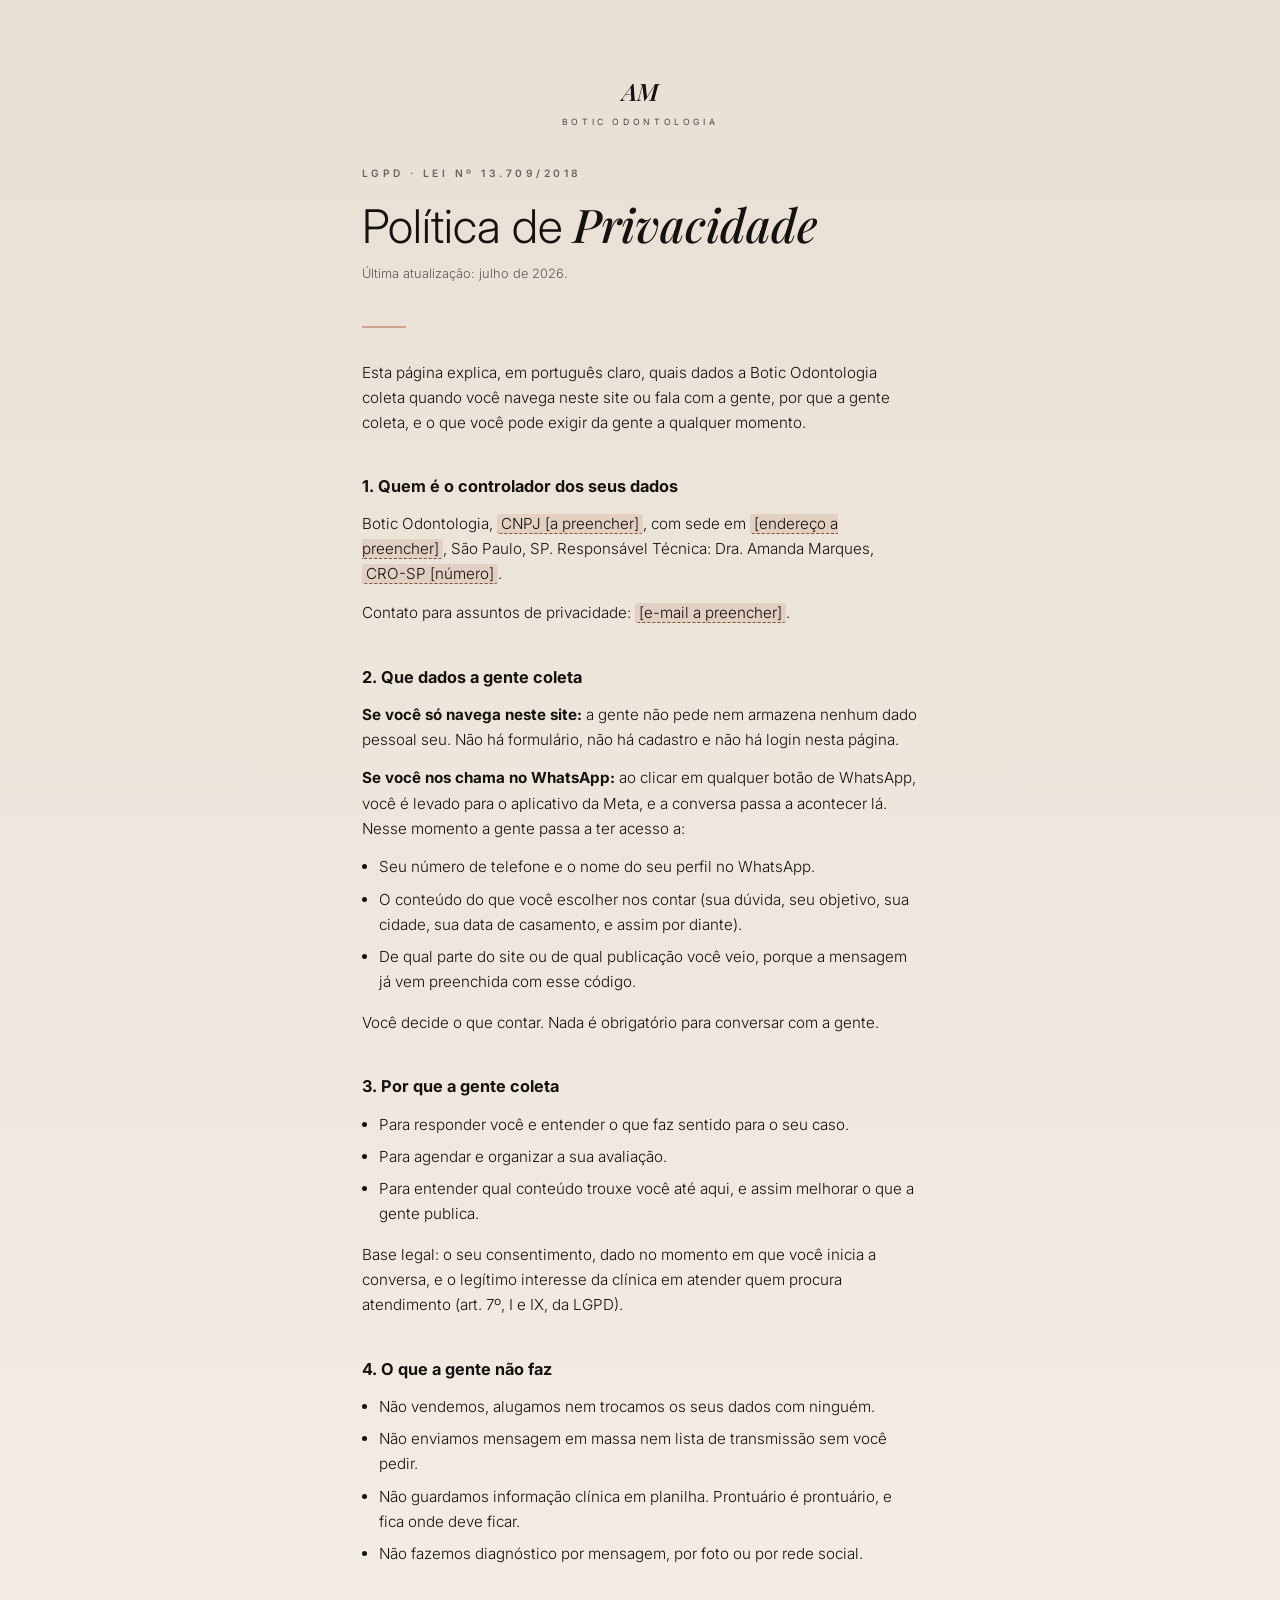
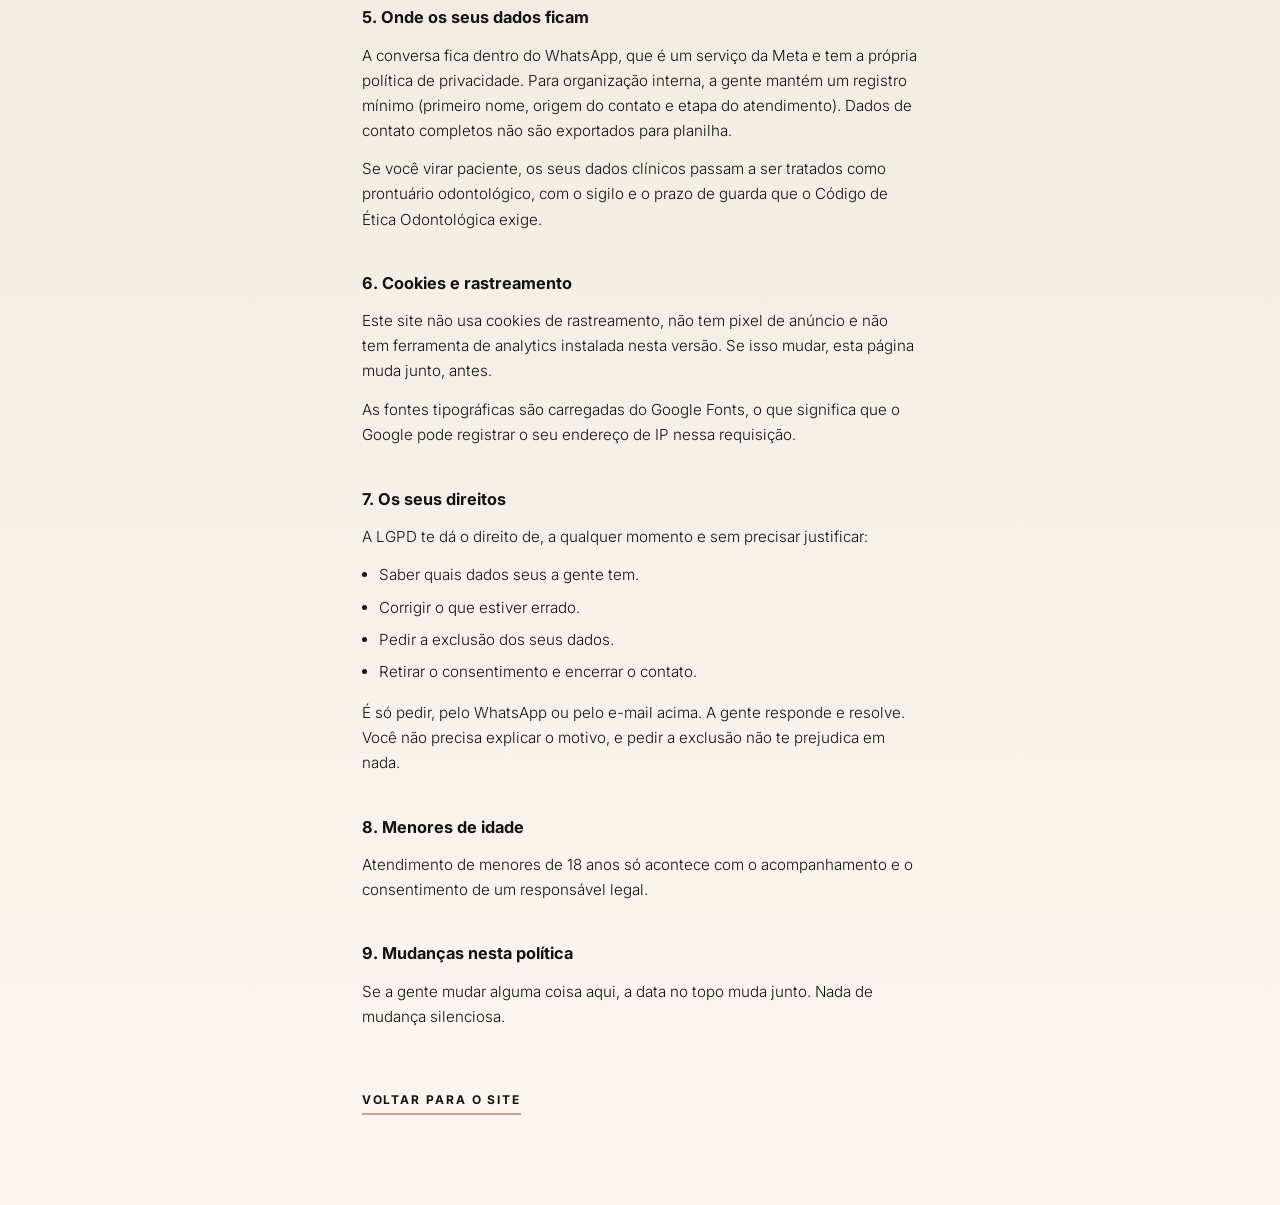
<file: politica-de-privacidade/index.html>
<!DOCTYPE html>
<html lang="pt-BR">
<head>
<meta charset="UTF-8">
<meta name="viewport" content="width=device-width, initial-scale=1.0">
<title>Política de Privacidade | Botic Odontologia</title>
<meta name="robots" content="noindex,nofollow">
<link rel="preconnect" href="https://fonts.googleapis.com">
<link href="https://fonts.googleapis.com/css2?family=Inter:wght@300;400;600;700&family=Playfair+Display:ital,wght@0,500;1,500;1,600&display=swap" rel="stylesheet">
<style>
:root{
  --nude:#EFE3DB; --cream:#E9DFD4; --cream-hi:#FBF6EF;
  --esp:#141210; --rose:#C9A38C; --brown:#7B5743;
  --sans:'Inter',-apple-system,system-ui,sans-serif; --serif:'Playfair Display',Georgia,serif;
}
*{margin:0;padding:0;box-sizing:border-box}
body{font-family:var(--sans);background:linear-gradient(180deg,var(--cream) 0%,var(--cream-hi) 100%);color:var(--esp);line-height:1.65;-webkit-font-smoothing:antialiased}
.wrap{max-width:46em;margin:0 auto;padding:8vh 7% 10vh}
.mono{font-family:var(--serif);font-style:italic;font-weight:600;font-size:1.5rem;text-align:center;margin-bottom:4vh}
.mono small{display:block;font-family:var(--sans);font-style:normal;font-weight:400;font-size:.54rem;letter-spacing:.42em;text-transform:uppercase;margin-top:.2rem;opacity:.75}
.eyebrow{font-size:.64rem;letter-spacing:.34em;text-transform:uppercase;font-weight:600;opacity:.6;margin-bottom:1rem}
h1{font-weight:300;font-size:clamp(1.9rem,5vw,2.9rem);line-height:1.15;margin-bottom:.6rem}
h1 i{font-family:var(--serif);font-style:italic;font-weight:500}
.upd{font-size:.8rem;opacity:.65;margin-bottom:2.6rem}
h2{font-weight:700;font-size:1.02rem;margin:2.4rem 0 .7rem}
p{font-weight:300;font-size:.95rem;margin-bottom:.85rem}
ul{margin:0 0 1rem 1.1rem}
li{font-weight:300;font-size:.95rem;margin-bottom:.45rem}
a{color:var(--brown);font-weight:600}
.hr{width:44px;height:2px;background:var(--rose);border:none;margin:1.6rem 0 2rem}
.pend{background:rgba(201,163,140,.3);border-bottom:1px dashed var(--brown);padding:0 .25rem;border-radius:3px}
.back{display:inline-block;margin-top:3rem;font-size:.75rem;letter-spacing:.16em;text-transform:uppercase;font-weight:700;text-decoration:none;color:var(--esp);border-bottom:2px solid var(--rose);padding-bottom:.2rem}
</style>
</head>
<body>
<div class="wrap">

  <div class="mono">AM<small>Botic Odontologia</small></div>

  <p class="eyebrow">LGPD · Lei nº 13.709/2018</p>
  <h1>Política de <i>Privacidade</i></h1>
  <p class="upd">Última atualização: julho de 2026.</p>
  <hr class="hr">

  <p>Esta página explica, em português claro, quais dados a Botic Odontologia coleta quando você navega neste site ou fala com a gente, por que a gente coleta, e o que você pode exigir da gente a qualquer momento.</p>

  <h2>1. Quem é o controlador dos seus dados</h2>
  <p>Botic Odontologia, <span class="pend">CNPJ [a preencher]</span>, com sede em <span class="pend">[endereço a preencher]</span>, São Paulo, SP. Responsável Técnica: Dra. Amanda Marques, <span class="pend">CRO-SP [número]</span>.</p>
  <p>Contato para assuntos de privacidade: <span class="pend">[e-mail a preencher]</span>.</p>

  <h2>2. Que dados a gente coleta</h2>
  <p><b>Se você só navega neste site:</b> a gente não pede nem armazena nenhum dado pessoal seu. Não há formulário, não há cadastro e não há login nesta página.</p>
  <p><b>Se você nos chama no WhatsApp:</b> ao clicar em qualquer botão de WhatsApp, você é levado para o aplicativo da Meta, e a conversa passa a acontecer lá. Nesse momento a gente passa a ter acesso a:</p>
  <ul>
    <li>Seu número de telefone e o nome do seu perfil no WhatsApp.</li>
    <li>O conteúdo do que você escolher nos contar (sua dúvida, seu objetivo, sua cidade, sua data de casamento, e assim por diante).</li>
    <li>De qual parte do site ou de qual publicação você veio, porque a mensagem já vem preenchida com esse código.</li>
  </ul>
  <p>Você decide o que contar. Nada é obrigatório para conversar com a gente.</p>

  <h2>3. Por que a gente coleta</h2>
  <ul>
    <li>Para responder você e entender o que faz sentido para o seu caso.</li>
    <li>Para agendar e organizar a sua avaliação.</li>
    <li>Para entender qual conteúdo trouxe você até aqui, e assim melhorar o que a gente publica.</li>
  </ul>
  <p>Base legal: o seu consentimento, dado no momento em que você inicia a conversa, e o legítimo interesse da clínica em atender quem procura atendimento (art. 7º, I e IX, da LGPD).</p>

  <h2>4. O que a gente não faz</h2>
  <ul>
    <li>Não vendemos, alugamos nem trocamos os seus dados com ninguém.</li>
    <li>Não enviamos mensagem em massa nem lista de transmissão sem você pedir.</li>
    <li>Não guardamos informação clínica em planilha. Prontuário é prontuário, e fica onde deve ficar.</li>
    <li>Não fazemos diagnóstico por mensagem, por foto ou por rede social.</li>
  </ul>

  <h2>5. Onde os seus dados ficam</h2>
  <p>A conversa fica dentro do WhatsApp, que é um serviço da Meta e tem a própria política de privacidade. Para organização interna, a gente mantém um registro mínimo (primeiro nome, origem do contato e etapa do atendimento). Dados de contato completos não são exportados para planilha.</p>
  <p>Se você virar paciente, os seus dados clínicos passam a ser tratados como prontuário odontológico, com o sigilo e o prazo de guarda que o Código de Ética Odontológica exige.</p>

  <h2>6. Cookies e rastreamento</h2>
  <p>Este site não usa cookies de rastreamento, não tem pixel de anúncio e não tem ferramenta de analytics instalada nesta versão. Se isso mudar, esta página muda junto, antes.</p>
  <p>As fontes tipográficas são carregadas do Google Fonts, o que significa que o Google pode registrar o seu endereço de IP nessa requisição.</p>

  <h2>7. Os seus direitos</h2>
  <p>A LGPD te dá o direito de, a qualquer momento e sem precisar justificar:</p>
  <ul>
    <li>Saber quais dados seus a gente tem.</li>
    <li>Corrigir o que estiver errado.</li>
    <li>Pedir a exclusão dos seus dados.</li>
    <li>Retirar o consentimento e encerrar o contato.</li>
  </ul>
  <p>É só pedir, pelo WhatsApp ou pelo e-mail acima. A gente responde e resolve. Você não precisa explicar o motivo, e pedir a exclusão não te prejudica em nada.</p>

  <h2>8. Menores de idade</h2>
  <p>Atendimento de menores de 18 anos só acontece com o acompanhamento e o consentimento de um responsável legal.</p>

  <h2>9. Mudanças nesta política</h2>
  <p>Se a gente mudar alguma coisa aqui, a data no topo muda junto. Nada de mudança silenciosa.</p>

  <a class="back" href="/homepage/">Voltar para o site</a>

</div>
</body>
</html>
</file>
